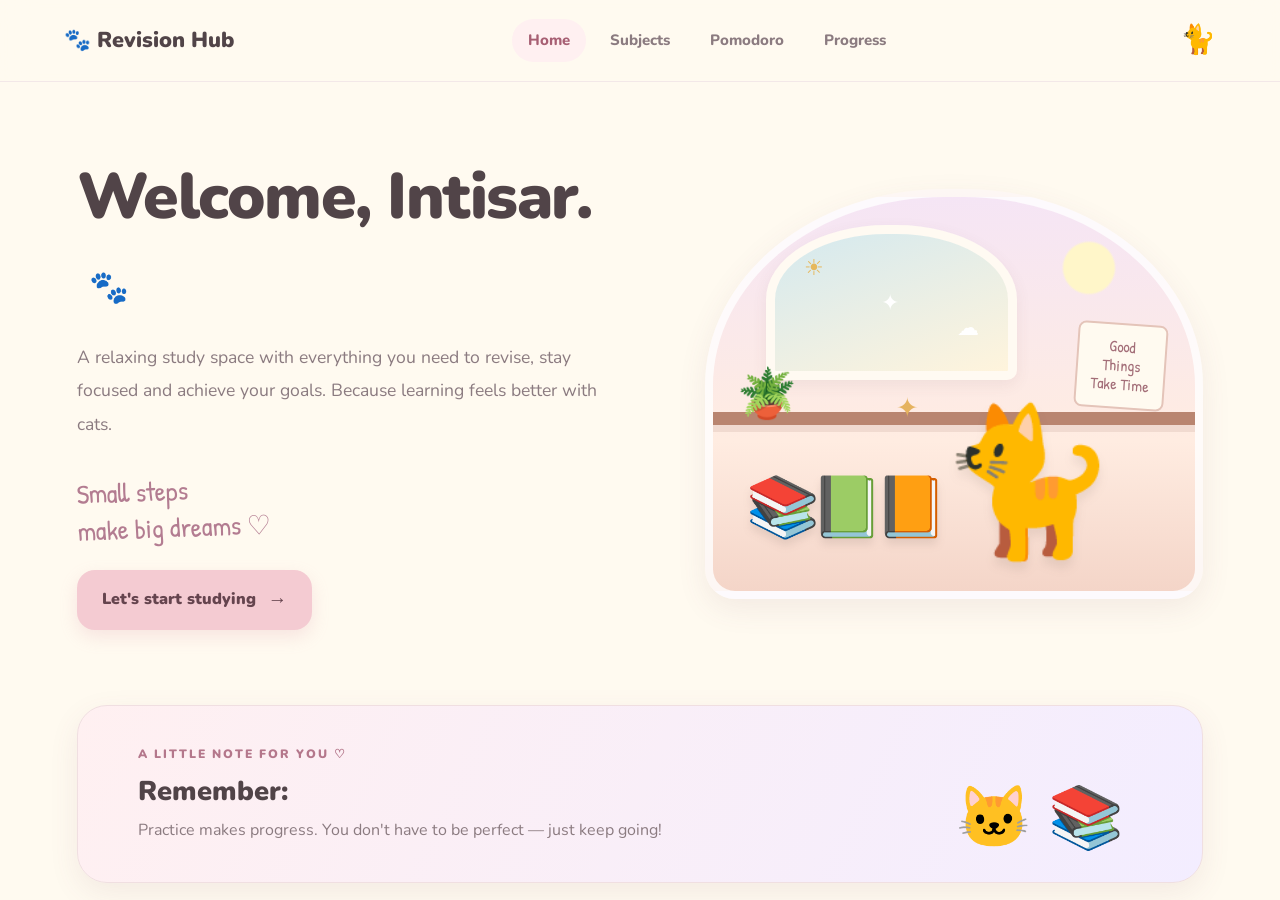
<file: Revision Hub/html/index.html>
<!DOCTYPE html>
<html lang="en">
<head>
  <meta charset="UTF-8">
  <link rel="stylesheet" href="../style.css">
  <meta name="viewport" content="width=device-width, initial-scale=1.0">
  <meta name="theme-color" content="#fff3f1">
  <title>Revision Hub 🐾 | Your cozy study corner</title>
</head>
<body>
  <header class="site-header">
   <a class="logo" href="index.html">🐾 Revision Hub</a>

    <nav class="main-nav" aria-label="Main navigation">
  <a href="index.html" class="active">Home</a>
  <a href="subjects.html">Subjects</a>
  <a href="pomodoro.html">Pomodoro</a>
  <a href="progress.html">Progress</a>
</nav>
    <span class="header-cat" aria-hidden="true">🐈</span>
  </header>

  <main>
    <section class="hero" id="home">
      <div class="hero-copy">
        <h1>Welcome, Intisar.<span>🐾</span></h1>
        <p class="hero-text">
          A relaxing study space with everything you need to
          revise, stay focused and achieve your goals. Because
          learning feels better with cats.
        </p>
        <p class="handwritten">Small steps<br>make big dreams ♡</p>
        <a class="button button-primary" href="subjects.html">
          Let's start studying <span>→</span>
        </a>
      </div>


      <div class="hero-art" role="img"
           aria-label="Cozy cat café with a cat sleeping on books">
        <div class="window">
          <span>☀</span><span>✦</span><span>☁</span>
        </div>
        <div class="shelf"></div>
        <div class="plant plant-one">🪴</div>
        <div class="hero-books">📚📗📙</div>
        <div class="sleepy-cat">🐈</div>
        <div class="tiny-sign">Good<br>Things<br>Take Time</div>
        <div class="sparkle sparkle-one">✦</div>
      </div>
    </section>

    <!-- GENTLE REMINDER -->
<section class="gentle-reminder" aria-labelledby="reminder-title">
  <div class="reminder-content">
    <p class="eyebrow">A LITTLE NOTE FOR YOU ♡</p>

    <h3 id="reminder-title">Remember:</h3>

    <p class="reminder-text">
      Practice makes progress. You don't have to be perfect —
      just keep going!
    </p>

    <div class="cat-doodle" aria-label="A cat and books" role="img">
      🐱 📚
    </div>
  </div>
</section>
</body>
</html>
</file>
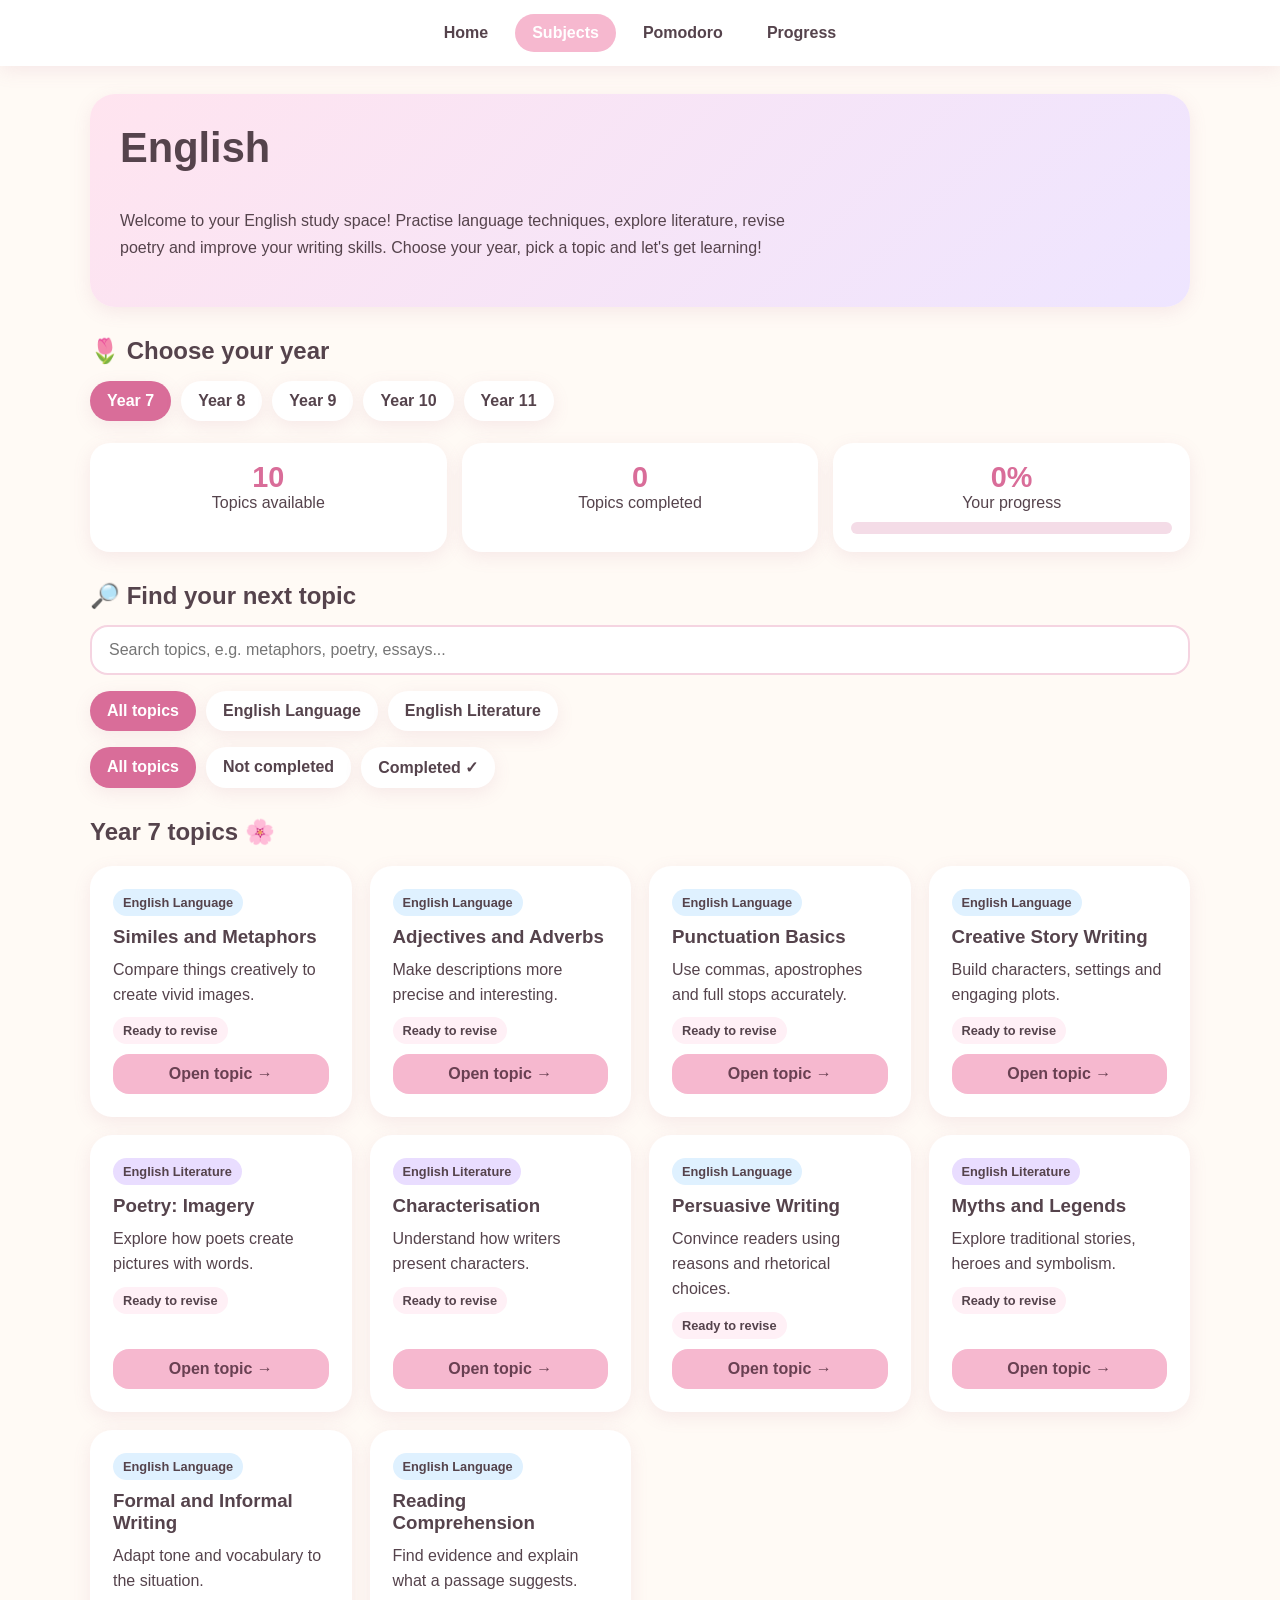
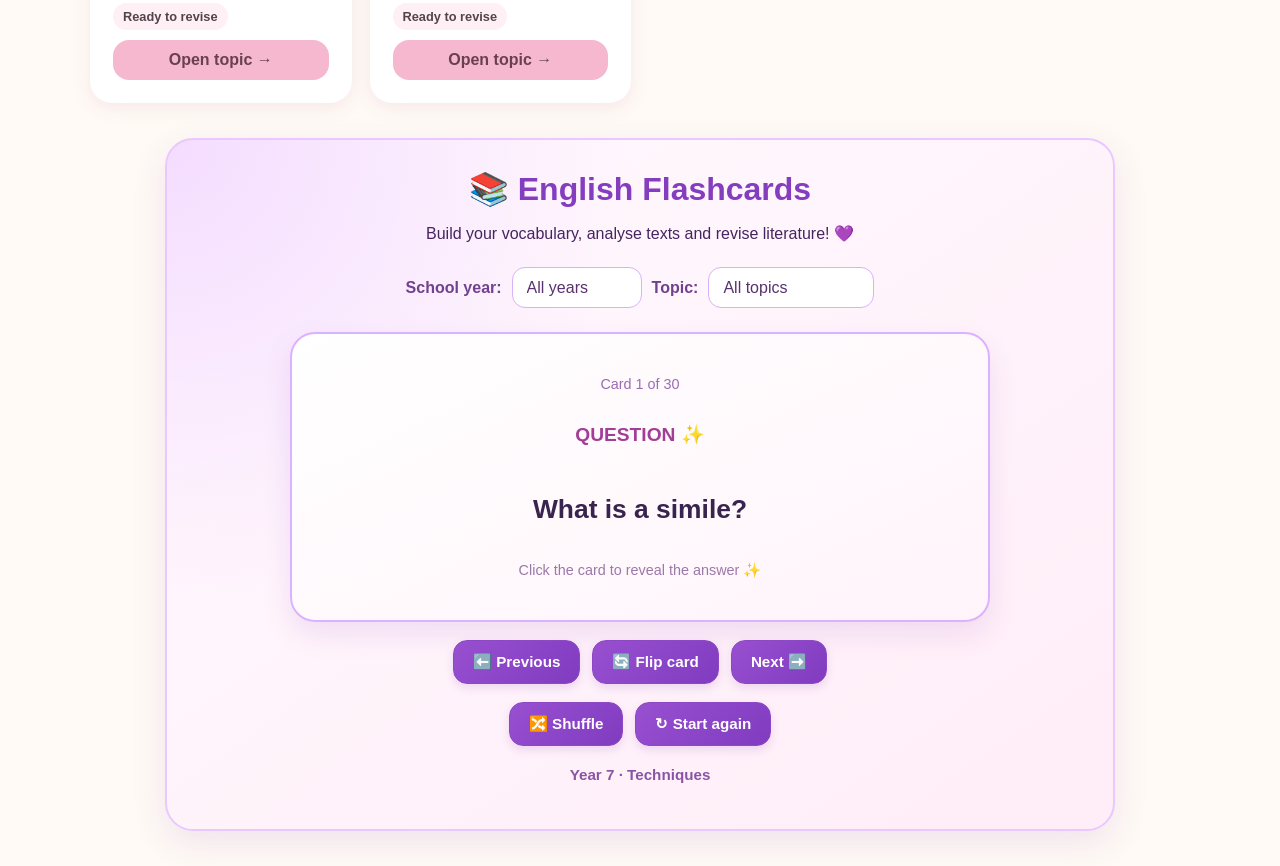
<file: Revision Hub/html/english.html>
<!DOCTYPE html>
<html lang="en">
<head>
<meta charset="UTF-8">
<meta name="viewport" content="width=device-width, initial-scale=1.0">
<title>English | Revision Hub</title>

<style>
:root {
  --pink: #f6b8cf;
  --pink-dark: #d96d99;
  --pink-light: #fff0f6;
  --cream: #fffaf5;
  --purple: #e9ddff;
  --blue: #dff1ff;
  --green: #e0f5e6;
  --text: #55434c;
  --white: #ffffff;
  --shadow: 0 5px 18px rgba(180, 105, 139, 0.12);
}

* {
  box-sizing: border-box;
}

body {
  margin: 0;
  font-family: "Trebuchet MS", Arial, sans-serif;
  background: var(--cream);
  color: var(--text);
}

header {
  text-align: center;
  padding: 25px 16px 18px;
  background: linear-gradient(135deg, #ffe5ef, #f7eaff);
}

.logo {
  font-size: 2rem;
  font-weight: 900;
  color: var(--pink-dark);
}

header p {
  margin: 8px 0 0;
}

.main-nav {
  display: flex;
  flex-wrap: wrap;
  justify-content: center;
  gap: 10px;
  padding: 14px;
  background: white;
  box-shadow: var(--shadow);
}

.main-nav a {
  text-decoration: none;
  color: var(--text);
  padding: 10px 17px;
  border-radius: 25px;
  font-weight: bold;
  transition: 0.2s;
}

.main-nav a:hover,
.main-nav a.active {
  background: var(--pink);
  color: white;
}

.container {
  width: min(1100px, 92%);
  margin: 28px auto;
}

.hero {
  padding: 30px;
  border-radius: 25px;
  background: linear-gradient(135deg, #ffe4ef, #eee5ff);
  box-shadow: var(--shadow);
}

.hero h1 {
  margin-top: 0;
  font-size: clamp(1.8rem, 4vw, 2.6rem);
}

.hero p {
  line-height: 1.7;
  max-width: 700px;
}

.paw {
  font-size: 2.5rem;
}

.section-title {
  margin: 30px 0 15px;
}

.year-tabs,
.subject-tabs,
.filters {
  display: flex;
  flex-wrap: wrap;
  gap: 10px;
  margin: 16px 0;
}

button,
select,
input {
  font: inherit;
}

button,
select {
  cursor: pointer;
}

.tab-button,
.subject-button,
.filter-button {
  border: 0;
  padding: 11px 17px;
  border-radius: 20px;
  background: white;
  color: var(--text);
  box-shadow: var(--shadow);
  font-weight: bold;
}

.tab-button.active,
.subject-button.active,
.filter-button.active {
  background: var(--pink-dark);
  color: white;
}

.search-box {
  width: 100%;
  padding: 14px 17px;
  border: 2px solid #f5d4e1;
  border-radius: 18px;
  background: white;
  outline: none;
}

.search-box:focus {
  border-color: var(--pink-dark);
}

.stats {
  display: grid;
  grid-template-columns: repeat(auto-fit, minmax(150px, 1fr));
  gap: 15px;
  margin: 22px 0;
}

.stat-card {
  background: white;
  border-radius: 20px;
  padding: 18px;
  text-align: center;
  box-shadow: var(--shadow);
}

.stat-number {
  display: block;
  font-size: 1.8rem;
  font-weight: 900;
  color: var(--pink-dark);
}

.progress-track {
  height: 12px;
  background: #f4dce7;
  border-radius: 20px;
  overflow: hidden;
  margin-top: 10px;
}

.progress-fill {
  height: 100%;
  width: 0;
  background: linear-gradient(90deg, #ed91b7, #b9a1ed);
  transition: width 0.3s;
}

.topic-grid {
  display: grid;
  grid-template-columns: repeat(auto-fit, minmax(245px, 1fr));
  gap: 18px;
  margin: 20px 0;
}

.topic-card {
  background: white;
  padding: 21px;
  border-radius: 22px;
  box-shadow: var(--shadow);
  border: 2px solid transparent;
  display: flex;
  flex-direction: column;
  gap: 10px;
}

.topic-card:hover {
  border-color: var(--pink);
  transform: translateY(-2px);
}

.topic-card h3 {
  margin: 0;
}

.topic-card p {
  line-height: 1.55;
  margin: 0;
}

.topic-tag {
  display: inline-block;
  width: fit-content;
  padding: 6px 10px;
  border-radius: 20px;
  font-size: 0.8rem;
  font-weight: bold;
  background: var(--pink-light);
}

.topic-tag.language {
  background: var(--blue);
}

.topic-tag.literature {
  background: var(--purple);
}

.card-button,
.primary-button {
  border: 0;
  border-radius: 16px;
  padding: 11px 15px;
  background: var(--pink);
  color: #694052;
  font-weight: bold;
  margin-top: auto;
}

.card-button:hover,
.primary-button:hover {
  background: var(--pink-dark);
  color: white;
}

.done-button {
  background: var(--green);
}

.panel {
  background: white;
  padding: 25px;
  margin: 25px 0;
  border-radius: 24px;
  box-shadow: var(--shadow);
}

.panel h2 {
  margin-top: 0;
}

.panel p,
.panel li {
  line-height: 1.75;
}

.note-box {
  padding: 16px;
  border-radius: 16px;
  background: var(--pink-light);
  margin: 15px 0;
}

.key-box {
  padding: 16px;
  border-radius: 16px;
  background: #f1eaff;
  margin: 15px 0;
}

.quiz-question {
  padding: 17px;
  margin: 14px 0;
  border-radius: 17px;
  background: #fff7fa;
}

.quiz-question label {
  display: block;
  padding: 8px 4px;
  cursor: pointer;
}

.feedback {
  padding: 14px;
  border-radius: 14px;
  margin-top: 14px;
  font-weight: bold;
}

.feedback.good {
  background: var(--green);
}

.feedback.retry {
  background: #fff0d9;
}

.empty-message {
  padding: 25px;
  text-align: center;
  background: white;
  border-radius: 20px;
}

footer {
  margin-top: 45px;
  padding: 25px;
  text-align: center;
  background: #ffe7f0;
}

.hidden {
  display: none !important;
}

@media (max-width: 600px) {
  .hero {
    padding: 22px;
  }

  .main-nav a {
    padding: 9px 12px;
  }

  .panel {
    padding: 18px;
  }
}

.deep-learning {
  background: linear-gradient(135deg, #fff4f8, #f6f0ff);
  border: 1px solid #f2d6e5;
  border-radius: 20px;
  padding: 22px;
  margin: 22px 0;
}

.deep-learning h3 {
  color: var(--pink-dark);
  margin-top: 0;
}

.deep-learning h4 {
  color: #9b6590;
  margin: 22px 0 8px;
}

.deep-learning p {
  line-height: 1.85;
  margin: 12px 0;
}

.deep-learning .learning-example {
  background: white;
  padding: 15px;
  border-radius: 14px;
  margin: 15px 0;
  border-left: 4px solid var(--pink);
}

.deep-learning .learning-check {
  background: #e8f7eb;
  padding: 15px;
  border-radius: 14px;
  margin-top: 18px;
}


/* 💗 REVISION HUB — ENGLISH FLASHCARDS */

.english-flashcards,
.english-flashcards * {
  box-sizing: border-box;
}

.english-flashcards {
  width: 100%;
  max-width: 950px;
  margin: 35px auto;
  padding: 30px;
  border: 2px solid #e8c8ff;
  border-radius: 28px;
  background:
    radial-gradient(circle at top left, #f4dcff 0, transparent 40%),
    linear-gradient(145deg, #fffaff, #ffedf7);
  box-shadow: 0 12px 35px rgba(133, 69, 180, 0.12);
  color: #45245f;
  text-align: center;
  font-family: inherit;
}

.english-flashcards h2 {
  margin: 0 0 10px;
  color: #853dc0;
  font-size: clamp(1.5rem, 3vw, 2rem);
  font-weight: 800;
}

.english-flashcard-filters {
  display: flex;
  justify-content: center;
  align-items: center;
  flex-wrap: wrap;
  gap: 10px;
  margin: 24px 0;
}

.english-flashcard-filters label {
  color: #70418e;
  font-weight: 700;
}

.english-flashcard-filters select {
  appearance: none;
  min-width: 130px;
  padding: 11px 14px;
  border: 1.5px solid #d9b1fa;
  border-radius: 13px;
  background: #fff;
  color: #58316f;
  font: inherit;
  cursor: pointer;
}

.english-flashcard {
  width: 100%;
  max-width: 700px;
  min-height: 290px;
  margin: 0 auto;
  padding: 30px;
  border: 2px solid #dbb2ff;
  border-radius: 25px;
  background: linear-gradient(155deg, #fff, #fff4fa);
  box-shadow: 0 12px 28px rgba(137, 70, 183, 0.13);
  display: flex;
  flex-direction: column;
  align-items: center;
  justify-content: center;
  gap: 12px;
  cursor: pointer;
  transition: transform 0.25s, box-shadow 0.25s;
}

.english-flashcard:hover {
  transform: translateY(-4px);
  box-shadow: 0 17px 34px rgba(137, 70, 183, 0.19);
}

#english-card-count {
  color: #9b6bb6;
  font-size: 0.9rem;
}

#english-card-label {
  color: #a33e96;
  font-size: 1.2rem;
  font-weight: 800;
}

#english-card-text {
  max-width: 600px;
  margin: 10px 0;
  color: #39234f;
  font-size: clamp(1.2rem, 2.5vw, 1.65rem);
  font-weight: 700;
  line-height: 1.6;
  overflow-wrap: anywhere;
  white-space: pre-line;
}

#english-card-hint {
  margin-top: 10px;
  color: #9b78aa;
  font-size: 0.9rem;
}

.english-card-controls {
  display: flex;
  justify-content: center;
  flex-wrap: wrap;
  gap: 12px;
  margin-top: 18px;
}

.english-card-controls button {
  appearance: none;
  min-height: 44px;
  padding: 11px 19px;
  border: 1px solid #8d48c6;
  border-radius: 14px;
  background: linear-gradient(135deg, #9850d0, #803bc0);
  color: #fff;
  font-family: inherit;
  font-size: 0.95rem;
  font-weight: 700;
  cursor: pointer;
  box-shadow: 0 4px 10px rgba(126, 57, 180, 0.15);
  transition: transform 0.2s, box-shadow 0.2s;
}

.english-card-controls button:hover {
  background: linear-gradient(135deg, #b14ba7, #9341bd);
  transform: translateY(-2px);
}

.english-flashcard:focus-visible,
.english-flashcard-filters select:focus-visible,
.english-card-controls button:focus-visible {
  outline: 3px solid #edb5e5;
  outline-offset: 4px;
}

#english-card-status {
  margin-top: 20px;
  color: #8954a5;
  font-size: 0.95rem;
  font-weight: 600;
}

@media (max-width: 600px) {
  .english-flashcards {
    padding: 18px 14px;
    border-radius: 21px;
  }

  .english-flashcard {
    min-height: 250px;
    padding: 22px 16px;
  }

  .english-card-controls {
    gap: 9px;
  }

  .english-card-controls button {
    flex: 1 1 40%;
    padding: 11px 10px;
  }
}

</style>
</head>

<body>

<nav class="main-nav" aria-label="Main navigation">
  <a href="index.html">Home</a>
  <a href="subjects.html" class="active" aria-current="page">Subjects</a>
  <a href="pomodoro.html">Pomodoro</a>
  <a href="progress.html">Progress</a>
</nav>

<main class="container">

  <section class="hero">
    <h1>English</h1>
    <p>
      Welcome to your English study space! Practise language techniques,
      explore literature, revise poetry and improve your writing skills.
      Choose your year, pick a topic and let's get learning!
    </p>
  </section>

  <h2 class="section-title">🌷 Choose your year</h2>
  <div class="year-tabs" id="yearTabs">
    <button class="tab-button active" data-year="7">Year 7</button>
    <button class="tab-button" data-year="8">Year 8</button>
    <button class="tab-button" data-year="9">Year 9</button>
    <button class="tab-button" data-year="10">Year 10</button>
    <button class="tab-button" data-year="11">Year 11</button>
  </div>

  <section class="stats">
    <div class="stat-card">
      <span class="stat-number" id="totalTopics">0</span>
      Topics available
    </div>
    <div class="stat-card">
      <span class="stat-number" id="completedTopics">0</span>
      Topics completed
    </div>
    <div class="stat-card">
      <span class="stat-number" id="progressPercent">0%</span>
      Your progress
      <div class="progress-track">
        <div class="progress-fill" id="progressFill"></div>
      </div>
    </div>
  </section>

  <h2 class="section-title">🔎 Find your next topic</h2>
  <input
    class="search-box"
    id="searchInput"
    type="search"
    placeholder="Search topics, e.g. metaphors, poetry, essays..."
    aria-label="Search English topics"
  >

  <div class="subject-tabs">
    <button class="subject-button active" data-subject="All">All topics</button>
    <button class="subject-button" data-subject="Language">English Language</button>
    <button class="subject-button" data-subject="Literature">English Literature</button>
  </div>

  <div class="filters">
    <button class="filter-button active" data-filter="all">All topics</button>
    <button class="filter-button" data-filter="todo">Not completed</button>
    <button class="filter-button" data-filter="done">Completed ✓</button>
  </div>

  <h2 class="section-title" id="topicHeading">Year 7 topics 🌸</h2>
  <section class="topic-grid" id="topicGrid"></section>

  <section class="panel hidden" id="lessonPanel">
    <h2 id="lessonTitle">Topic</h2>
    <span class="topic-tag" id="lessonTag">English</span>

    <h3>📝 Revision notes</h3>
    <div id="lessonNotes"></div>

    <section class="deep-learning">
  <h3>📚 Learn it properly</h3>
  <div id="deepLessonNotes"></div>
</section>

    <div class="note-box">
      <strong>💡 Remember:</strong>
      <p id="lessonTip"></p>
    </div>

    <div class="key-box">
      <strong>⭐ Key ideas</strong>
      <ul id="lessonKeyIdeas"></ul>
    </div>

    <button class="primary-button" id="startQuizButton">
      Test yourself ✏️
    </button>
    <button class="primary-button done-button" id="markDoneButton">
      Mark topic complete ✓
    </button>
    <button class="primary-button" id="closeLessonButton">
      Back to topics
    </button>
  </section>

  <section class="panel hidden" id="quizPanel">
    <h2>🧠 Mini quiz</h2>
    <p>Choose your answers and see how you do!</p>
    <form id="quizForm">
      <div id="quizQuestions"></div>
      <button class="primary-button" type="submit">Check answers ✨</button>
    </form>
    <div id="quizFeedback" aria-live="polite"></div>
    <button class="primary-button" id="backToLessonButton">
      Back to revision notes
    </button>
  </section>

  <section class="english-flashcards">
  <h2>📚 English Flashcards</h2>
  <p>Build your vocabulary, analyse texts and revise literature! 💜</p>

  <div class="english-flashcard-filters">
    <label for="english-year">School year:</label>
    <select id="english-year">
      <option value="all">All years</option>
      <option value="7">Year 7</option>
      <option value="8">Year 8</option>
      <option value="9">Year 9</option>
      <option value="10">Year 10</option>
      <option value="11">Year 11</option>
    </select>

    <label for="english-topic">Topic:</label>
    <select id="english-topic">
      <option value="all">All topics</option>
      <option value="Language">English Language</option>
      <option value="Literature">English Literature</option>
      <option value="Poetry">Poetry</option>
      <option value="Shakespeare">Shakespeare</option>
      <option value="Techniques">Literary techniques</option>
      <option value="Writing">Creative writing</option>
    </select>
  </div>

  <div class="english-flashcard" id="english-flashcard"
       tabindex="0" role="button"
       aria-label="English flashcard. Click to reveal the answer.">
    <span id="english-card-count">Card 1</span>
    <h3 id="english-card-label">QUESTION ✨</h3>
    <p id="english-card-text">Loading flashcards...</p>
    <small id="english-card-hint">Click to reveal the answer ✨</small>
  </div>

  <div class="english-card-controls">
    <button type="button" id="english-prev">⬅️ Previous</button>
    <button type="button" id="english-flip">🔄 Flip card</button>
    <button type="button" id="english-next">Next ➡️</button>
  </div>

  <div class="english-card-controls">
    <button type="button" id="english-shuffle">🔀 Shuffle</button>
    <button type="button" id="english-reset">↻ Start again</button>
  </div>

  <p id="english-card-status" aria-live="polite"></p>
</section>

</main>



<script>
const topicBank = {
  7: [
    {
      title: "Similes and Metaphors",
      subject: "Language",
      description: "Compare things creatively to create vivid images.",
      notes: [
        "A simile compares two things using 'like' or 'as'. For example, 'Her smile shone like the sun.'",
        "A metaphor describes something as if it is something else. For example, 'The classroom was a zoo.'",
        "Writers use comparisons to help readers imagine scenes, understand feelings and create atmosphere."
      ],
      tip: "Explain the image created and why the comparison is effective.",
      keys: ["Similes use like or as.", "Metaphors describe one thing as another.", "Always explain the effect on the reader."],
      quiz: [
        { q: "Which phrase is a simile?", options: ["The sky was a blanket", "As quiet as a mouse", "The angry storm"], a: 1, why: "A simile uses a comparison with 'as' or 'like'." },
        { q: "What is a metaphor?", options: ["A direct comparison", "A question mark", "A list of adjectives"], a: 0, why: "A metaphor describes one thing as another." }
      ]
    },
    {
      title: "Adjectives and Adverbs",
      subject: "Language",
      description: "Make descriptions more precise and interesting.",
      notes: [
        "An adjective describes a noun, such as 'the enormous castle'.",
        "An adverb often describes a verb, adjective or another adverb, such as 'she spoke quietly'.",
        "Choose precise words rather than adding lots of unnecessary description."
      ],
      tip: "Ask yourself which word is being described.",
      keys: ["Adjectives describe nouns.", "Adverbs can describe how an action happens.", "Precise vocabulary makes writing clearer."],
      quiz: [
        { q: "Which word is an adjective in 'the ancient tree'?", options: ["the", "ancient", "tree"], a: 1, why: "'Ancient' describes the tree." },
        { q: "Which word is an adverb in 'he ran quickly'?", options: ["he", "ran", "quickly"], a: 2, why: "'Quickly' describes how he ran." }
      ]
    },
    {
      title: "Punctuation Basics",
      subject: "Language",
      description: "Use commas, apostrophes and full stops accurately.",
      notes: [
        "A full stop ends a statement.",
        "A comma can separate items in a list or help organise a sentence.",
        "An apostrophe can show possession, as in 'the girl's book', or a contraction, as in 'don't'.",
        "Question marks end direct questions, while exclamation marks show strong feeling or emphasis."
      ],
      tip: "Read your writing aloud to check where punctuation is needed.",
      keys: ["Use punctuation for clarity.", "Apostrophes can show possession or omission.", "Avoid comma splices."],
      quiz: [
        { q: "Which sentence uses an apostrophe correctly?", options: ["The dogs bowl", "The dog's bowl", "The dogs' bowl is dog"], a: 1, why: "'Dog's' shows that one dog owns the bowl." },
        { q: "Which punctuation ends a direct question?", options: ["Full stop", "Comma", "Question mark"], a: 2, why: "A direct question ends with a question mark." }
      ]
    },
    {
      title: "Creative Story Writing",
      subject: "Language",
      description: "Build characters, settings and engaging plots.",
      notes: [
        "A story usually has an opening, a development and an ending.",
        "Use sensory details to describe what characters see, hear, smell, taste and touch.",
        "Vary sentence lengths to control pace. Short sentences can create tension.",
        "Give characters goals, problems and reactions so that readers care about them."
      ],
      tip: "Plan a beginning, a turning point and an ending before you write.",
      keys: ["Use a clear structure.", "Show character feelings through actions.", "Vary vocabulary and sentence length."],
      quiz: [
        { q: "What can a short sentence help create?", options: ["Tension or impact", "A bibliography", "A longer paragraph automatically"], a: 0, why: "Short sentences can create tension and emphasis." },
        { q: "Which is a sensory detail?", options: ["It was a place", "The sharp smell of smoke", "Something happened"], a: 1, why: "Smell is one of the senses." }
      ]
    },
    {
      title: "Poetry: Imagery",
      subject: "Literature",
      description: "Explore how poets create pictures with words.",
      notes: [
        "Imagery is language that helps readers imagine an experience.",
        "Poets can use similes, metaphors and personification to create imagery.",
        "When analysing a quotation, identify the method, explore a key word and explain the effect."
      ],
      tip: "Think about the picture, feeling or atmosphere the words create.",
      keys: ["Select a short quotation.", "Identify a language method.", "Explain a possible interpretation."],
      quiz: [
        { q: "What does imagery help a reader do?", options: ["Imagine an experience", "Count paragraphs", "Identify page numbers"], a: 0, why: "Imagery helps readers picture or sense what is described." },
        { q: "What should you explain after identifying a method?", options: ["Only the writer's name", "Its possible effect", "The number of letters"], a: 1, why: "Analysis explains how language may affect the reader." }
      ]
    },
    {
      title: "Characterisation",
      subject: "Literature",
      description: "Understand how writers present characters.",
      notes: [
        "Writers reveal characters through their actions, dialogue, thoughts and descriptions.",
        "A character's choices can reveal their values, fears and relationships.",
        "Use evidence from the text to support your interpretation."
      ],
      tip: "Look at what a character says and what they actually do.",
      keys: ["Use evidence.", "Consider actions and dialogue.", "Explain what the details suggest."],
      quiz: [
        { q: "Which can reveal a character's personality?", options: ["Their actions", "The book's price", "The chapter number alone"], a: 0, why: "Actions can reveal traits, motives and values." },
        { q: "What supports a character analysis?", options: ["An unsupported guess", "Evidence from the text", "A random fact"], a: 1, why: "Textual evidence makes an interpretation convincing." }
      ]
    },
    {
      title: "Persuasive Writing",
      subject: "Language",
      description: "Convince readers using reasons and rhetorical choices.",
      notes: [
        "Persuasive writing aims to influence the reader's opinions or actions.",
        "You can use rhetorical questions, direct address, facts, examples and emotive language.",
        "Organise your ideas into clear paragraphs, each developing a main point."
      ],
      tip: "Support opinions with reasons and relevant examples.",
      keys: ["Know your audience.", "Use clear arguments.", "Choose techniques for a purpose."],
      quiz: [
        { q: "What is the aim of persuasive writing?", options: ["To influence a reader", "To list random words", "To avoid having a viewpoint"], a: 0, why: "Persuasive writing tries to influence thought or action." },
        { q: "Which is a rhetorical question?", options: ["What time is it?", "Who wouldn't want a safer park?", "The park is green."], a: 1, why: "It is phrased to encourage agreement rather than request a simple answer." }
      ]
    },
    {
      title: "Myths and Legends",
      subject: "Literature",
      description: "Explore traditional stories, heroes and symbolism.",
      notes: [
        "Myths often explore origins, gods, nature or big questions about human life.",
        "Legends are traditional stories associated with heroic figures or events.",
        "Look at recurring themes such as courage, pride, loyalty and consequences."
      ],
      tip: "Ask what a story might teach its audience.",
      keys: ["Consider the cultural context.", "Identify themes and symbols.", "Explore how characters respond to challenges."],
      quiz: [
        { q: "What might a traditional legend feature?", options: ["A heroic figure", "Only scientific instructions", "No characters"], a: 0, why: "Legends often centre on heroes or notable events." },
        { q: "What is a theme?", options: ["A central idea", "A punctuation mark", "A book cover"], a: 0, why: "A theme is a central idea explored by a text." }
      ]
    },
    {
      title: "Formal and Informal Writing",
      subject: "Language",
      description: "Adapt tone and vocabulary to the situation.",
      notes: [
        "Formal writing often uses precise vocabulary and avoids slang.",
        "Informal writing may use contractions, conversational expressions and a friendly tone.",
        "Choose your register based on the audience, purpose and form."
      ],
      tip: "Before writing, decide who will read your work and why.",
      keys: ["Audience affects style.", "Purpose affects content.", "Tone should suit the form."],
      quiz: [
        { q: "Which phrase is more formal?", options: ["Hey, what's up?", "I am writing to enquire", "That's so cool"], a: 1, why: "It uses a more formal register." },
        { q: "What should guide your choice of tone?", options: ["Audience and purpose", "Random choice", "Word length only"], a: 0, why: "Tone should suit the reader and reason for writing." }
      ]
    },
    {
      title: "Reading Comprehension",
      subject: "Language",
      description: "Find evidence and explain what a passage suggests.",
      notes: [
        "Read the question carefully and identify exactly what it asks.",
        "Use a short quotation or precise reference to support your answer.",
        "Inference means working out what is suggested rather than directly stated."
      ],
      tip: "For inference, combine evidence with a reasonable interpretation.",
      keys: ["Answer the question asked.", "Support ideas with evidence.", "Separate explicit facts from inference."],
      quiz: [
        { q: "What is inference?", options: ["A supported conclusion from clues", "Copying every sentence", "Guessing without evidence"], a: 0, why: "Inference uses evidence and reasoning to work out what is implied." },
        { q: "What should support an interpretation?", options: ["Textual evidence", "A random opinion", "An unrelated story"], a: 0, why: "Evidence connects your interpretation to the passage." }
      ]
    }
  ],

  8: [
    {
      title: "Personification",
      subject: "Language",
      description: "Give human qualities to non-human things.",
      notes: [
        "Personification describes an object, animal or idea as if it has human qualities.",
        "For example, 'The wind whispered through the trees' gives the wind a human action.",
        "It can create mood, make descriptions vivid or suggest how a setting feels."
      ],
      tip: "Explain why the writer chose that particular human quality.",
      keys: ["Identify the non-human subject.", "Find the human quality.", "Explain the image or mood."],
      quiz: [
        { q: "Which example uses personification?", options: ["The door groaned", "The door was wooden", "The door was brown"], a: 0, why: "'Groaned' gives the door a human-like action." },
        { q: "What should you analyse about personification?", options: ["Its effect and meaning", "Only its spelling", "The page colour"], a: 0, why: "Analysis explores the image and its possible significance." }
      ]
    },
    {
      title: "Sentence Structures",
      subject: "Language",
      description: "Use simple, compound and complex sentences.",
      notes: [
        "A simple sentence contains one main clause.",
        "A compound sentence joins main clauses, often with a coordinating conjunction.",
        "A complex sentence contains a main clause and at least one subordinate clause.",
        "Vary structures to control rhythm, emphasis and pace."
      ],
      tip: "Try changing the sentence structure to see how the effect changes.",
      keys: ["Main clauses can stand alone.", "Subordinate clauses depend on another clause.", "Variety helps control pace."],
      quiz: [
        { q: "Which sentence is complex?", options: ["The bell rang.", "I left because it was late.", "The bell rang, and we left."], a: 1, why: "It has a main clause and a subordinate clause beginning with 'because'." },
        { q: "Why vary sentence structures?", options: ["To control pace and emphasis", "To remove meaning", "To make every sentence identical"], a: 0, why: "Different structures create different effects." }
      ]
    },
    {
      title: "News Reports",
      subject: "Language",
      description: "Write clearly using headlines, facts and quotations.",
      notes: [
        "News reports usually prioritise the most important information.",
        "A headline summarises the main event, while the opening paragraph often answers who, what, where, when and why.",
        "Quotes can add viewpoints, but facts and opinions should be distinguished."
      ],
      tip: "Keep the opening clear and make sure details are consistent.",
      keys: ["Use an informative headline.", "Prioritise important information.", "Attribute quotations to speakers."],
      quiz: [
        { q: "What does a headline usually do?", options: ["Summarises the main event", "Lists every detail", "Replaces the whole report"], a: 0, why: "A headline gives readers a quick idea of the story." },
        { q: "Why attribute a quotation?", options: ["To show who said it", "To make it anonymous automatically", "To remove context"], a: 0, why: "Attribution identifies the source of the statement." }
      ]
    },
    {
      title: "Poetry: Tone and Mood",
      subject: "Literature",
      description: "Explore the speaker's attitude and the atmosphere.",
      notes: [
        "Tone is the attitude conveyed by the speaker or writer.",
        "Mood is the atmosphere created for the reader.",
        "Word choices, imagery, rhythm and punctuation can all influence tone and mood."
      ],
      tip: "Support descriptions like 'uneasy' or 'joyful' with specific words.",
      keys: ["Tone relates to attitude.", "Mood relates to atmosphere.", "Support interpretations with quotations."],
      quiz: [
        { q: "What is tone?", options: ["The speaker's attitude", "The number of stanzas", "The paper size"], a: 0, why: "Tone describes the attitude conveyed by the speaker or writer." },
        { q: "What can create mood?", options: ["Imagery and word choice", "Only the title length", "The author's handwriting"], a: 0, why: "Language choices can shape the atmosphere." }
      ]
    },
    {
      title: "Shakespeare: Characters",
      subject: "Literature",
      description: "Explore motives, conflict and character development.",
      notes: [
        "Shakespeare's characters may reveal their motives through soliloquies, dialogue and actions.",
        "Conflict can occur within a character or between characters.",
        "Consider how relationships change and what those changes reveal about the play's themes."
      ],
      tip: "Look at what a character wants and what prevents them getting it.",
      keys: ["Analyse dialogue and actions.", "Explore conflict.", "Connect characters to themes."],
      quiz: [
        { q: "What is a soliloquy?", options: ["A speech expressing a character's thoughts alone", "A list of stage props", "A chapter heading"], a: 0, why: "A soliloquy lets an audience hear a character's thoughts." },
        { q: "What can conflict reveal?", options: ["Motives and relationships", "Only the setting's colour", "Nothing about characters"], a: 0, why: "Conflict can expose what characters value or fear." }
      ]
    },
    {
      title: "Persuasive Speeches",
      subject: "Language",
      description: "Use rhetorical choices to influence an audience.",
      notes: [
        "A speech is written to be heard, so rhythm, repetition and direct address can be effective.",
        "Rhetorical questions encourage an audience to consider an idea.",
        "A strong speech develops clear arguments and ends with a purposeful conclusion or call to action."
      ],
      tip: "Read your speech aloud to test whether it sounds natural.",
      keys: ["Address the audience.", "Build a clear argument.", "Use repetition selectively."],
      quiz: [
        { q: "Why use direct address in a speech?", options: ["To engage the audience", "To avoid the audience", "To remove the argument"], a: 0, why: "Direct address makes the audience feel involved." },
        { q: "What is a call to action?", options: ["A request for the audience to act", "A character description", "A punctuation rule"], a: 0, why: "A call to action encourages a specific response." }
      ]
    },
    {
      title: "Gothic Fiction",
      subject: "Literature",
      description: "Explore suspense, mystery and unsettling settings.",
      notes: [
        "Gothic fiction often uses isolated settings, secrets, threatening events and uncertainty.",
        "Writers may describe darkness, weather or architecture to create unease.",
        "Suspense develops when readers anticipate a threat but do not know exactly what will happen."
      ],
      tip: "Notice how setting and information are revealed to the reader.",
      keys: ["Explore atmosphere.", "Look for mystery and uncertainty.", "Explain how suspense is created."],
      quiz: [
        { q: "Which setting could create a Gothic atmosphere?", options: ["An isolated ruined mansion", "A bright ordinary classroom only", "A shopping list"], a: 0, why: "An isolated ruined mansion can suggest mystery and danger." },
        { q: "What is suspense?", options: ["Tension about what may happen", "A list of characters", "A type of punctuation"], a: 0, why: "Suspense makes readers anticipate uncertain events." }
      ]
    },
    {
      title: "Analytical Paragraphs",
      subject: "Language",
      description: "Build an argument using evidence and explanation.",
      notes: [
        "Start with a clear point that answers the question.",
        "Include a short quotation or specific detail as evidence.",
        "Explain how the evidence supports your point and explore important words.",
        "Link your explanation back to the question."
      ],
      tip: "Avoid dropping a quotation into a paragraph without explaining it.",
      keys: ["Point.", "Evidence.", "Explanation.", "Link to the question."],
      quiz: [
        { q: "Why include evidence?", options: ["To support your point", "To make the answer unrelated", "To avoid analysis"], a: 0, why: "Evidence shows where your interpretation comes from." },
        { q: "What should follow a quotation?", options: ["Explanation of its significance", "An unrelated fact", "No further thought"], a: 0, why: "Analysis explains how the evidence supports your point." }
      ]
    },
    {
      title: "Travel Writing",
      subject: "Language",
      description: "Describe places using viewpoint and sensory details.",
      notes: [
        "Travel writing can inform, describe or persuade readers to visit a place.",
        "Specific details help readers imagine the landscape, sounds and atmosphere.",
        "The writer's viewpoint shapes which features are emphasised."
      ],
      tip: "Choose details that support the impression you want to create.",
      keys: ["Establish viewpoint.", "Use sensory description.", "Match style to purpose."],
      quiz: [
        { q: "What helps readers imagine a place?", options: ["Specific sensory details", "Only repeated general words", "No description"], a: 0, why: "Sensory details make a place more vivid." },
        { q: "What can viewpoint influence?", options: ["Which details are emphasised", "The spelling of every word automatically", "Nothing in the text"], a: 0, why: "Viewpoint affects how a place is presented." }
      ]
    },
    {
      title: "Comparing Texts",
      subject: "Language",
      description: "Compare writers' ideas, methods and viewpoints.",
      notes: [
        "Identify a meaningful similarity or difference between the texts.",
        "Use evidence from both texts and explain the writers' choices.",
        "Compare methods and effects rather than simply retelling what happens."
      ],
      tip: "Use comparative words such as 'whereas', 'similarly' and 'in contrast'.",
      keys: ["Make a clear comparison.", "Use evidence from both texts.", "Compare methods and viewpoints."],
      quiz: [
        { q: "What makes a comparison analytical?", options: ["Explaining methods and effects", "Retelling one text only", "Listing titles without discussion"], a: 0, why: "Analysis explores how the texts create meaning." },
        { q: "Which phrase signals contrast?", options: ["In contrast", "For example only", "Firstly only"], a: 0, why: "'In contrast' signals a difference." }
      ]
    }
  ],

  9: [
    {
      title: "Language Analysis",
      subject: "Language",
      description: "Explore how writers use words to shape meaning.",
      notes: [
        "Select a short quotation that supports your idea.",
        "Identify a method such as metaphor, contrast, repetition or a semantic field.",
        "Zoom in on individual words and consider their connotations.",
        "Offer a supported interpretation of the effect on the reader."
      ],
      tip: "There can be more than one valid interpretation if you support it.",
      keys: ["Choose precise evidence.", "Analyse specific words.", "Explain possible effects."],
      quiz: [
        { q: "What are connotations?", options: ["Ideas or associations linked to a word", "Only a word's syllables", "The page number"], a: 0, why: "Connotations are associations or ideas a word suggests." },
        { q: "What should an interpretation be based on?", options: ["Evidence from the text", "A random guess", "The cover colour"], a: 0, why: "Textual evidence supports a convincing interpretation." }
      ]
    },
    {
      title: "Narrative Viewpoint",
      subject: "Literature",
      description: "Understand who tells the story and what they know.",
      notes: [
        "First-person narration uses 'I' and presents events through a narrator's perspective.",
        "Third-person narration refers to characters as 'he', 'she' or 'they'.",
        "A narrator may have limited knowledge, strong opinions or an unreliable account.",
        "Viewpoint affects which information readers receive and when."
      ],
      tip: "Ask what the narrator knows, believes and might misunderstand.",
      keys: ["Identify the narrative perspective.", "Consider what is withheld.", "Explore reliability and bias."],
      quiz: [
        { q: "Which pronoun often signals first-person narration?", options: ["I", "They", "He"], a: 0, why: "First-person narrators often use 'I' or 'we'." },
        { q: "What is an unreliable narrator?", options: ["A narrator whose account may not be fully trusted", "A narrator who never speaks", "A list of events"], a: 0, why: "An unreliable narrator may mislead or misunderstand events." }
      ]
    },
    {
      title: "Poetry: Structure",
      subject: "Literature",
      description: "Explore stanzas, line breaks, rhythm and form.",
      notes: [
        "A stanza is a group of lines in a poem.",
        "Enjambment occurs when a sentence continues beyond a line break.",
        "End-stopping occurs when a line ends with a clear pause or punctuation.",
        "Structure can affect pace, emphasis and the way ideas develop."
      ],
      tip: "Connect structural choices to a specific idea or moment in the poem.",
      keys: ["Notice stanza changes.", "Explore line breaks.", "Link structure to meaning."],
      quiz: [
        { q: "What is enjambment?", options: ["A sentence continuing across a line break", "A type of rhyme only", "A character speaking"], a: 0, why: "Enjambment carries a sentence beyond the end of a line." },
        { q: "What can a stanza change signal?", options: ["A shift in idea or focus", "The book's price", "The author's age automatically"], a: 0, why: "A new stanza may mark a change in focus or tone." }
      ]
    },
    {
      title: "Shakespeare: Themes",
      subject: "Literature",
      description: "Explore ambition, power, conflict and responsibility.",
      notes: [
        "Themes are central ideas explored across a text.",
        "Track how a theme develops through characters, language and events.",
        "Consider the historical context and what an audience at the time might have thought.",
        "Use quotations to support your interpretation."
      ],
      tip: "Follow a theme through the beginning, middle and end of the play.",
      keys: ["Identify a central theme.", "Track its development.", "Consider context carefully."],
      quiz: [
        { q: "What is a theme?", options: ["A central idea explored in a text", "A single punctuation mark", "A list of stage directions"], a: 0, why: "A theme is an idea developed across a text." },
        { q: "What can context help explain?", options: ["Values and expectations around the text", "Every interpretation with certainty", "Only the length of the play"], a: 0, why: "Context can help explain ideas and audience responses." }
      ]
    },
    {
      title: "Transactional Writing",
      subject: "Language",
      description: "Write articles, letters, speeches and reviews.",
      notes: [
        "Transactional writing includes forms such as letters, articles, speeches and reviews.",
        "Each form has conventions. A letter may need an appropriate greeting; an article needs an engaging headline.",
        "Adapt tone, vocabulary and structure to the audience and purpose.",
        "Develop a clear viewpoint and support it with examples."
      ],
      tip: "Check that your response matches the form named in the task.",
      keys: ["Recognise the form.", "Adapt tone to audience.", "Organise arguments clearly."],
      quiz: [
        { q: "What should a formal letter usually use?", options: ["An appropriate formal tone", "Unexplained slang throughout", "No clear purpose"], a: 0, why: "A formal letter should suit its audience and purpose." },
        { q: "Why use paragraphs?", options: ["To organise ideas", "To hide the argument", "To make all ideas identical"], a: 0, why: "Paragraphs help organise and develop points." }
      ]
    },
    {
      title: "Poetry Comparison",
      subject: "Literature",
      description: "Compare ideas and methods across poems.",
      notes: [
        "Begin with a clear similarity or difference in the poems' ideas.",
        "Use short quotations from both poems.",
        "Compare language, imagery, structure and tone where relevant.",
        "Explain how each poet presents the idea differently or similarly."
      ],
      tip: "Keep both poems in the discussion rather than analysing one completely alone.",
      keys: ["Compare ideas.", "Use evidence from both poems.", "Explain similarities and differences in methods."],
      quiz: [
        { q: "What should a poem comparison include?", options: ["Evidence from both poems", "Only a plot summary", "Only one poem's title"], a: 0, why: "Both poems need to be part of the comparison." },
        { q: "What can you compare besides ideas?", options: ["Language and structure", "Paper weight only", "The number of pages in the anthology"], a: 0, why: "Writers' methods help show how ideas are presented." }
      ]
    },
    {
      title: "Unseen Fiction",
      subject: "Language",
      description: "Analyse an unfamiliar extract independently.",
      notes: [
        "Read the extract once for overall meaning and again for important details.",
        "Identify how the writer presents a character, setting or event.",
        "Choose concise evidence and analyse language and structure.",
        "Keep each point linked to the question."
      ],
      tip: "You do not need to know the whole story to analyse an extract.",
      keys: ["Read the question first.", "Choose relevant quotations.", "Explain how methods shape meaning."],
      quiz: [
        { q: "What is an unseen extract?", options: ["A text you have not studied beforehand", "A passage with no words", "A text you wrote yourself"], a: 0, why: "An unseen extract is unfamiliar before the assessment." },
        { q: "What should guide your analysis?", options: ["The question and the evidence", "An unrelated text", "A memorised answer only"], a: 0, why: "Your response should address the task using the extract." }
      ]
    },
    {
      title: "Non-Fiction Viewpoints",
      subject: "Language",
      description: "Explore how writers present opinions and experiences.",
      notes: [
        "Non-fiction texts can include articles, speeches, letters, memoirs and travel writing.",
        "Identify the writer's viewpoint and purpose.",
        "Look for persuasive methods, examples, facts, anecdotes and emotive language.",
        "Consider how the intended audience may respond."
      ],
      tip: "Separate what the writer says from how they try to persuade.",
      keys: ["Identify purpose and audience.", "Analyse persuasive choices.", "Use evidence to support your reading."],
      quiz: [
        { q: "What is a writer's viewpoint?", options: ["Their perspective or position", "The text's font size", "The number of paragraphs"], a: 0, why: "Viewpoint describes the perspective presented by the writer." },
        { q: "Why use an anecdote?", options: ["To illustrate a point through a brief story", "To remove all evidence", "To list punctuation rules"], a: 0, why: "An anecdote can make an argument relatable or vivid." }
      ]
    },
    {
      title: "Character and Conflict",
      subject: "Literature",
      description: "Analyse relationships, tension and change.",
      notes: [
        "Conflict may be internal, between characters or between a character and society.",
        "Writers use dialogue, actions and narrative details to present relationships.",
        "Changes in behaviour can reveal character development.",
        "Consider how conflict links to wider themes."
      ],
      tip: "Compare how a character behaves before and after an important event.",
      keys: ["Identify the type of conflict.", "Use evidence about relationships.", "Link character development to themes."],
      quiz: [
        { q: "What is internal conflict?", options: ["A struggle within a character", "A disagreement between two countries only", "A description of a room"], a: 0, why: "Internal conflict happens within a character's thoughts or feelings." },
        { q: "What can a character's change reveal?", options: ["Development and response to events", "The book's publication price", "Nothing about the story"], a: 0, why: "Change can reveal motives, learning or consequences." }
      ]
    },
    {
      title: "Planning Strong Essays",
      subject: "Language",
      description: "Organise a clear argument before writing.",
      notes: [
        "Break the question into its key terms.",
        "Plan two or three points that answer the question directly.",
        "Select evidence for each point and decide what you will explain.",
        "Finish with a conclusion that reinforces your overall argument."
      ],
      tip: "A short plan can stop your essay drifting away from the question.",
      keys: ["Understand the task.", "Sequence points logically.", "Support each point with evidence."],
      quiz: [
        { q: "What is a useful first step in planning?", options: ["Understand the question", "Write a random conclusion", "Ignore the task"], a: 0, why: "A plan needs to respond directly to the question." },
        { q: "What should a conclusion do?", options: ["Reinforce the main argument", "Introduce unrelated evidence", "Repeat every paragraph word for word"], a: 0, why: "A conclusion draws together the main argument." }
      ]
    }
  ],

  10: [
    {
      title: "Language Paper Skills",
      subject: "Language",
      description: "Practise analysis, evaluation and clear evidence.",
      notes: [
        "Read each question carefully and identify its focus.",
        "Select evidence that directly supports your point.",
        "Analyse language choices and explain how they shape meaning.",
        "For evaluation, make a clear judgement and support it with details from the text."
      ],
      tip: "Use the wording of the question to keep your answer focused.",
      keys: ["Answer the exact question.", "Use precise evidence.", "Explain rather than merely identify."],
      quiz: [
        { q: "What makes evaluation convincing?", options: ["A clear judgement supported by evidence", "A judgement with no explanation", "A summary unrelated to the task"], a: 0, why: "Evaluation needs a reasoned judgement supported by the text." },
        { q: "What should quotations do?", options: ["Support your point", "Replace all explanation", "Distract from the question"], a: 0, why: "Evidence should be relevant to the point being made." }
      ]
    },
    {
      title: "Literature Essay Skills",
      subject: "Literature",
      description: "Develop interpretations with quotations and analysis.",
      notes: [
        "Start with an argument that answers the essay question.",
        "Choose short, relevant quotations.",
        "Analyse language, form or structure and connect methods to meaning.",
        "Develop an interpretation across the essay instead of writing disconnected observations."
      ],
      tip: "Make every paragraph contribute to your overall argument.",
      keys: ["Establish an argument.", "Support it with evidence.", "Explore methods and meanings."],
      quiz: [
        { q: "What should an essay introduction establish?", options: ["A response to the question", "Every quotation in the book", "An unrelated biography"], a: 0, why: "The introduction should establish the line of argument." },
        { q: "Why analyse a quotation?", options: ["To explain how it supports your interpretation", "To avoid explaining ideas", "To count its words"], a: 0, why: "Analysis explores how textual details create meaning." }
      ]
    },
    {
      title: "Poetry: Language and Form",
      subject: "Literature",
      description: "Explore imagery, sound, rhythm and poetic choices.",
      notes: [
        "Consider imagery, word associations, sound patterns and repetition.",
        "Explore how the poem's form and structure shape its ideas.",
        "Look at shifts in tone or focus and how the ending affects interpretation.",
        "Avoid assuming a technique has the same effect in every poem."
      ],
      tip: "Always link the method to the specific poem and quotation.",
      keys: ["Analyse specific words.", "Consider form and structure.", "Support interpretations with evidence."],
      quiz: [
        { q: "What is the best approach to a poetic method?", options: ["Explain its effect in context", "Name it and stop", "Assume one effect always applies"], a: 0, why: "Methods need to be discussed in the context of the poem." },
        { q: "What can repetition emphasise?", options: ["An idea or feeling", "Only the page number", "Nothing at all"], a: 0, why: "Repetition can draw attention to a word, idea or emotion." }
      ]
    },
    {
      title: "Creative Writing: Description",
      subject: "Language",
      description: "Craft vivid descriptions with controlled structure.",
      notes: [
        "Choose a clear focus, such as a place, object or moment.",
        "Use precise sensory details and varied sentence structures.",
        "Control the reader's attention by moving between details.",
        "Edit for accuracy, punctuation and unnecessary repetition."
      ],
      tip: "A few carefully chosen details can be stronger than a long list.",
      keys: ["Use precise vocabulary.", "Control focus and pace.", "Proofread carefully."],
      quiz: [
        { q: "What helps a description feel controlled?", options: ["A deliberate focus and sequence", "Random details in any order", "Repeating the same adjective"], a: 0, why: "A deliberate sequence guides the reader through the description." },
        { q: "What should you do after drafting?", options: ["Edit and proofread", "Never reread it", "Remove all punctuation"], a: 0, why: "Editing helps improve clarity, accuracy and effect." }
      ]
    },
    {
      title: "Creative Writing: Narrative",
      subject: "Language",
      description: "Shape plot, character, tension and resolution.",
      notes: [
        "Plan a central situation or conflict rather than too many events.",
        "Use dialogue selectively to reveal character or move the action forward.",
        "Control pacing through sentence length, paragraphing and the order of information.",
        "End with a purposeful resolution, realisation or image."
      ],
      tip: "Keep the plot manageable so you have space to develop it well.",
      keys: ["Plan a central conflict.", "Control pacing.", "Give the ending a purpose."],
      quiz: [
        { q: "What can dialogue reveal?", options: ["Character and relationships", "Only the weather", "The number of pages"], a: 0, why: "Dialogue can reveal motives, relationships and personality." },
        { q: "Why control pacing?", options: ["To shape tension and emphasis", "To make every moment equally detailed", "To remove the plot"], a: 0, why: "Pacing controls how quickly events unfold for the reader." }
      ]
    },
    {
      title: "Shakespeare: Context and Interpretation",
      subject: "Literature",
      description: "Connect the play's ideas to its historical setting.",
      notes: [
        "Context includes relevant social beliefs, values and historical circumstances.",
        "Use context to deepen an interpretation of the play rather than inserting unrelated facts.",
        "Consider how an original audience and a modern audience might respond differently.",
        "Ground your points in the language and events of the play."
      ],
      tip: "Context is most useful when it helps explain a specific moment.",
      keys: ["Use relevant context.", "Connect context to textual evidence.", "Allow for different interpretations."],
      quiz: [
        { q: "How should context be used?", options: ["To deepen textual analysis", "As an unrelated fact list", "Instead of reading the play"], a: 0, why: "Context should help explain the text's meanings and ideas." },
        { q: "Can audiences interpret a play differently?", options: ["Yes, responses may vary", "No, only one response is possible", "Only if they read different titles"], a: 0, why: "Different audiences can respond according to their perspectives and contexts." }
      ]
    },
    {
      title: "Unseen Poetry",
      subject: "Literature",
      description: "Build an interpretation of an unfamiliar poem.",
      notes: [
        "Read the poem more than once and identify its central concerns.",
        "Notice significant words, images, contrasts, shifts and structural choices.",
        "Choose short quotations and explain what they suggest.",
        "Build an overall interpretation rather than listing techniques."
      ],
      tip: "Start with what the poem seems to explore, then examine how.",
      keys: ["Establish an interpretation.", "Select precise evidence.", "Analyse methods in context."],
      quiz: [
        { q: "What should you do first with an unfamiliar poem?", options: ["Read for overall meaning", "Count every letter", "Assume the theme from the title alone"], a: 0, why: "An overall reading helps you understand the poem before analysing details." },
        { q: "What makes an interpretation stronger?", options: ["Relevant quotations and explanation", "A list of techniques only", "A guess without evidence"], a: 0, why: "Evidence and explanation make an interpretation convincing." }
      ]
    },
    {
      title: "Comparing Writers' Viewpoints",
      subject: "Language",
      description: "Compare perspectives, methods and intended effects.",
      notes: [
        "Identify what each writer thinks or feels about the topic.",
        "Compare the methods used to convey those viewpoints.",
        "Consider audience, purpose and the different contexts of the texts.",
        "Use evidence from both sources to support the comparison."
      ],
      tip: "Compare how the writers communicate, not just what they say.",
      keys: ["Identify each viewpoint.", "Compare methods.", "Support both sides with evidence."],
      quiz: [
        { q: "What is important when comparing viewpoints?", options: ["Ideas and how they are conveyed", "Only the texts' lengths", "Only the writers' first names"], a: 0, why: "A comparison should explore both viewpoints and their presentation." },
        { q: "What should support the comparison?", options: ["Evidence from both texts", "Evidence from neither text", "Unrelated examples"], a: 0, why: "Evidence from both texts makes the comparison grounded." }
      ]
    },
    {
      title: "Argumentative Writing",
      subject: "Language",
      description: "Build a balanced and convincing argument.",
      notes: [
        "State your position clearly and develop reasons for it.",
        "Use examples, facts or logical reasoning where appropriate.",
        "You can address counterarguments and explain why your position remains convincing.",
        "Use paragraphs and linking phrases to guide the reader."
      ],
      tip: "Acknowledge a reasonable opposing view when it strengthens your argument.",
      keys: ["Make a clear claim.", "Develop reasons and examples.", "Organise the argument logically."],
      quiz: [
        { q: "What is a counterargument?", options: ["An opposing point of view", "A punctuation mark", "The title of an essay"], a: 0, why: "A counterargument presents a different or opposing position." },
        { q: "What helps an argument persuade?", options: ["Reasoning and relevant examples", "Unrelated repetition", "No clear position"], a: 0, why: "Reasoning and evidence help support the writer's position." }
      ]
    },
    {
      title: "Exam Timing and Planning",
      subject: "Language",
      description: "Use your time strategically in assessments.",
      notes: [
        "Read the whole task and note what each question requires.",
        "Allocate time according to the marks, instructions and total exam time.",
        "Make brief plans for extended responses.",
        "Leave time to check that you have answered the task and proofread your writing."
      ],
      tip: "Practise with timed questions so your approach feels familiar.",
      keys: ["Read instructions carefully.", "Plan realistically.", "Leave time to check."],
      quiz: [
        { q: "Why plan your time?", options: ["To give each task appropriate attention", "To avoid answering questions", "To guarantee every answer is perfect"], a: 0, why: "Planning helps you manage the available time." },
        { q: "What should you do near the end?", options: ["Check your work if time allows", "Start a completely unrelated essay", "Ignore unfinished questions"], a: 0, why: "A final check can catch mistakes or missing points." }
      ]
    }
  ],

  11: [
    {
      title: "Language Analysis: Precision",
      subject: "Language",
      description: "Develop detailed interpretations of writers' choices.",
      notes: [
        "Choose short, precise quotations that directly answer the question.",
        "Explore connotations, contrasts, imagery and patterns of language.",
        "Explain how a choice shapes meaning in its context.",
        "Develop interpretations rather than relying on formulaic phrases."
      ],
      tip: "The quality of your explanation matters more than naming lots of techniques.",
      keys: ["Be selective with evidence.", "Zoom in on meaningful details.", "Explain effects in context."],
      quiz: [
        { q: "What makes close analysis effective?", options: ["Explaining meaningful word choices", "Naming every technique without explanation", "Repeating the question only"], a: 0, why: "Close analysis explores how specific details create meaning." },
        { q: "Should every technique have the same effect?", options: ["No, effects depend on context", "Yes, always", "Only in long texts"], a: 0, why: "Interpretations should reflect the particular text and context." }
      ]
    },
    {
      title: "Literature: Developing Arguments",
      subject: "Literature",
      description: "Build a thoughtful and sustained essay response.",
      notes: [
        "Establish a clear interpretation of the question.",
        "Select evidence that develops your argument across the text.",
        "Explore language, form, structure and relevant context.",
        "Consider alternative interpretations where they genuinely help your analysis."
      ],
      tip: "Return to the question throughout your essay, not just in the introduction.",
      keys: ["Sustain a clear argument.", "Use well-chosen evidence.", "Explore interpretations and methods."],
      quiz: [
        { q: "What does a sustained argument do?", options: ["Develops a consistent response to the question", "Lists unrelated quotations", "Avoids interpretation"], a: 0, why: "A sustained argument develops a connected line of reasoning." },
        { q: "When are alternative interpretations useful?", options: ["When supported by the text", "Whenever they contradict evidence", "Only as a final sentence"], a: 0, why: "Alternative interpretations should be plausible and evidence-based." }
      ]
    },
    {
      title: "Unseen Poetry: Independent Analysis",
      subject: "Literature",
      description: "Explore a poem's meaning without relying on memorised notes.",
      notes: [
        "Read for overall meaning, speaker, situation and shifts in tone.",
        "Select details that seem important to the poem's central ideas.",
        "Analyse how language, form and structure work together.",
        "Build a coherent interpretation supported by evidence."
      ],
      tip: "Be open to the poem's specific meanings instead of forcing a memorised theme onto it.",
      keys: ["Read carefully.", "Select evidence.", "Build a supported interpretation."],
      quiz: [
        { q: "What should guide an unseen-poetry interpretation?", options: ["The poem's details and evidence", "A memorised answer regardless of the poem", "The title alone"], a: 0, why: "Your interpretation should arise from the poem itself." },
        { q: "Why look for shifts in tone?", options: ["They may reveal a change in feeling or perspective", "They always mean the poem has ended", "They are never significant"], a: 0, why: "A shift can change how a speaker or idea is presented." }
      ]
    },
    {
      title: "Comparative Poetry",
      subject: "Literature",
      description: "Compare ideas and methods across two poems.",
      notes: [
        "Identify the main point of comparison and develop it clearly.",
        "Use concise evidence from both poems.",
        "Explore similarities and differences in imagery, structure, voice or tone.",
        "Explain why the poets' choices matter to their presentation of the topic."
      ],
      tip: "Organise paragraphs around comparisons rather than treating the poems as unrelated essays.",
      keys: ["Establish a comparison.", "Discuss both poems.", "Analyse methods and meaning."],
      quiz: [
        { q: "How can you organise a comparison?", options: ["Around shared ideas or meaningful differences", "By ignoring one poem", "By listing every line"], a: 0, why: "A focused comparison connects both poems through a clear idea." },
        { q: "What should quotations help you explain?", options: ["How the poets present their ideas", "Only how long each poem is", "The order in which you read them"], a: 0, why: "Evidence should support analysis of the poets' choices." }
      ]
    },
    {
      title: "Creative Writing: Craft and Control",
      subject: "Language",
      description: "Use deliberate structure, imagery and sentence choices.",
      notes: [
        "Choose a clear purpose and plan a manageable focus.",
        "Use specific details rather than relying on familiar clichés.",
        "Vary sentence length and paragraphing to control pace and emphasis.",
        "Edit for clarity, accuracy and deliberate effects."
      ],
      tip: "Make each description or event contribute to the overall effect.",
      keys: ["Write with a clear purpose.", "Control pace and focus.", "Edit deliberately."],
      quiz: [
        { q: "What can sentence variety achieve?", options: ["Control pace and emphasis", "Make every sentence identical", "Remove all meaning"], a: 0, why: "Different sentence patterns create different rhythms and effects." },
        { q: "What is a useful editing question?", options: ["Does this detail serve my purpose?", "Can I add random adjectives?", "Can I avoid rereading?"], a: 0, why: "Editing checks whether each choice contributes to the writing." }
      ]
    },
    {
      title: "Persuasive and Transactional Writing",
      subject: "Language",
      description: "Adapt arguments to different forms and audiences.",
      notes: [
        "Identify the audience, purpose and form before planning.",
        "Establish a clear viewpoint and develop it with reasoning and examples.",
        "Use rhetorical methods where they suit the purpose.",
        "Match conventions and tone to the task, then proofread."
      ],
      tip: "A speech, article and formal letter may need different approaches even when they share a viewpoint.",
      keys: ["Adapt form and tone.", "Develop a clear argument.", "Use methods purposefully."],
      quiz: [
        { q: "What should determine your writing style?", options: ["Audience, purpose and form", "Random preference alone", "The longest possible words"], a: 0, why: "Effective writing adapts to the task and reader." },
        { q: "What makes a rhetorical method effective?", options: ["It serves the argument and audience", "It is included without a purpose", "It replaces the whole argument"], a: 0, why: "A technique should help communicate the intended message." }
      ]
    },
    {
      title: "Shakespeare: Detailed Analysis",
      subject: "Literature",
      description: "Explore language, character, themes and dramatic choices.",
      notes: [
        "Analyse the precise words used in dialogue and stage directions.",
        "Consider how characters change and how their relationships develop.",
        "Explore dramatic methods such as entrances, exits, soliloquies and contrasts.",
        "Use relevant context to deepen your reading of the play."
      ],
      tip: "Remember that a play is written for performance as well as reading.",
      keys: ["Analyse language in context.", "Consider dramatic effects.", "Connect characters and themes."],
      quiz: [
        { q: "Why consider stage directions?", options: ["They can shape performance and audience understanding", "They are always irrelevant", "They replace all dialogue"], a: 0, why: "Stage directions can influence how events and characters are presented." },
        { q: "What can a soliloquy reveal?", options: ["A character's thoughts or conflict", "Only the setting's age", "The play's page count"], a: 0, why: "A soliloquy can reveal private thoughts and dilemmas." }
      ]
    },
    {
      title: "Revision and Retrieval Practice",
      subject: "Language",
      description: "Remember key methods and practise using them.",
      notes: [
        "Test yourself before looking at notes.",
        "Practise explaining quotations, methods and interpretations in your own words.",
        "Return to difficult topics at spaced intervals.",
        "Use practice questions to identify gaps and improve your answers."
      ],
      tip: "Short, regular practice is often more useful than only rereading notes.",
      keys: ["Retrieve information from memory.", "Practise applying knowledge.", "Review topics you find difficult."],
      quiz: [
        { q: "What is retrieval practice?", options: ["Trying to recall information without looking", "Copying notes without thinking", "Highlighting every sentence"], a: 0, why: "Retrieval practice involves actively recalling information." },
        { q: "What should you do after a practice question?", options: ["Review mistakes and improve", "Ignore all feedback", "Memorise only the score"], a: 0, why: "Reviewing mistakes helps identify what to practise next." }
      ]
    },
    {
      title: "Exam Questions and Evidence",
      subject: "Language",
      description: "Answer the task directly and select relevant details.",
      notes: [
        "Underline the key instruction and topic in each question.",
        "Plan a response that matches the task and available time.",
        "Use relevant textual evidence and explain its significance.",
        "Check that each paragraph contributes to the answer."
      ],
      tip: "A focused answer with well-explained evidence is better than an unrelated long answer.",
      keys: ["Understand the question.", "Select relevant evidence.", "Check focus and clarity."],
      quiz: [
        { q: "What should your evidence be?", options: ["Relevant to the question", "Unrelated but interesting", "As long as possible"], a: 0, why: "Relevant evidence helps answer the specific task." },
        { q: "What should each paragraph do?", options: ["Develop the response", "Change the subject randomly", "Repeat the title only"], a: 0, why: "Each paragraph should contribute to the overall answer." }
      ]
    },
    {
      title: "Proofreading and Accuracy",
      subject: "Language",
      description: "Check spelling, punctuation, grammar and clarity.",
      notes: [
        "Check sentence boundaries, commas, apostrophes and capital letters.",
        "Look for repeated words, unclear expressions and inconsistent tense.",
        "Make sure paragraphs are logically ordered.",
        "Read your work slowly, focusing on one type of error at a time."
      ],
      tip: "Leave a little time at the end for a careful check.",
      keys: ["Check punctuation.", "Check spelling and grammar.", "Check that ideas are clear."],
      quiz: [
        { q: "What is proofreading for?", options: ["Finding and correcting errors", "Adding unrelated ideas", "Removing every comma"], a: 0, why: "Proofreading checks accuracy and clarity." },
        { q: "What can help you spot mistakes?", options: ["Reading slowly and carefully", "Skipping the final check", "Looking only at the title"], a: 0, why: "Careful reading makes errors easier to notice." }
      ]
    }
  ]
};

// Build Years 7–9 with a reusable bank of topics.
// The topics below are educational practice material, not an official exam-board specification.
const sharedTopic = (title, subject, description, notes, tip, keys, quiz) => ({
  title, subject, description, notes, tip, keys, quiz
});

const deepExplanations = {
  "Similes and Metaphors": {
    heading: "How comparisons create meaning",
    paragraphs: [
      "Writers use comparisons to help readers understand something by connecting it to an image, feeling or experience they already recognise. Instead of simply telling us that a character is frightened, a writer might compare their heartbeat to a drum. The comparison gives the reader a more vivid impression of the character's experience.",
      "A simile makes a comparison using words such as 'like' or 'as'. A metaphor presents one thing as another. When analysing either technique, do not stop after naming it. Explore what the two things have in common, which associations the comparison creates and why those associations suit the situation.",
      "The same image can suggest different things depending on its context. Comparing a person to a storm might suggest anger, energy or danger. The surrounding words and events help you decide which interpretation is most convincing."
    ],
    example: "Example: 'The classroom was a zoo.' The metaphor compares the classroom to a place associated with noisy, uncontrolled animals. This may suggest that the pupils are behaving wildly and that the room feels chaotic.",
    check: "When you spot a comparison, ask: What is being compared? What does the image suggest? How does it help present the subject?"
  },

  "Adjectives and Adverbs": {
    heading: "How word choices shape description",
    paragraphs: [
      "An adjective gives information about a noun, such as a person, place or object. In 'the ancient castle', the adjective 'ancient' tells us more about the castle and may suggest age, history or mystery. An adverb can modify a verb, an adjective or another adverb. In 'she spoke quietly', the adverb explains how she spoke.",
      "These word classes help writers make meaning more precise, but adding more descriptive words does not automatically improve writing. A carefully chosen adjective can communicate more than several vague ones. Think about whether each word contributes a useful detail, feeling or impression.",
      "When analysing a writer's vocabulary, consider why one word has been chosen instead of a possible alternative. 'Strode', for example, can suggest confidence or determination more strongly than the general verb 'walked'. The effect depends on the context and the character's behaviour."
    ],
    example: "Compare 'He walked into the room' with 'He crept into the room.' The verb 'crept' suggests slow, careful movement and may imply fear, secrecy or an attempt not to be noticed.",
    check: "Identify the word being described, then explain how the chosen word changes the reader's impression."
  },

  "Punctuation Basics": {
    heading: "How punctuation guides the reader",
    paragraphs: [
      "Punctuation helps readers understand where ideas begin and end and how parts of a sentence relate to one another. Full stops separate complete statements. Commas can divide items in a list, separate introductory phrases or mark certain pauses within a sentence. Punctuation should clarify meaning rather than simply reproduce every pause you make when speaking.",
      "Apostrophes have two main uses: showing possession and indicating omitted letters in contractions. In 'the girl's coat', the apostrophe shows possession by one girl. In 'the girls' coats', it shows possession by more than one girl. In 'don't', the apostrophe marks the omitted letter in 'do not'.",
      "Question marks end direct questions, while exclamation marks can convey strong emotion or emphasis. Colons can introduce explanations or lists, and semicolons can connect closely related independent clauses. Accurate punctuation helps make writing easier to follow and can influence emphasis and rhythm."
    ],
    example: "Compare 'Let's eat, Grandma!' with 'Let's eat Grandma!' The comma in the first sentence addresses Grandma. Without it, the sentence appears to say something very different.",
    check: "Check that every sentence is complete, commas have a clear purpose and apostrophes show the correct possession or omission."
  },

  "Creative Story Writing": {
    heading: "How to build a convincing story",
    paragraphs: [
      "A successful story does more than describe a sequence of events. It gives the reader a reason to care about what happens. A character may want something, face an obstacle and have to make a decision. This creates a central conflict that can develop throughout the narrative.",
      "The opening establishes a situation, character or setting. The middle develops the situation and may introduce a turning point. The ending shows the result or gives the reader a meaningful final impression. You do not need lots of dramatic events; a small situation can be engaging if the character's reactions and the details are carefully developed.",
      "Description, dialogue and action each have different purposes. Sensory details help establish an atmosphere, dialogue can reveal relationships and short sentences can increase pace or emphasise an important moment. Longer sentences can slow the action and allow the reader to notice a series of details."
    ],
    example: "Instead of writing 'She was scared', describe her fingers tightening around the handle and her attention shifting towards a sound in the corridor. These actions allow the reader to infer her fear.",
    check: "Ask what the character wants, what prevents them getting it and how each event changes the situation."
  },

  "Poetry: Imagery": {
    heading: "How poets make ideas vivid",
    paragraphs: [
      "Imagery is language that appeals to the senses or creates a mental picture. Poets may describe sights, sounds, smells, tastes and physical sensations to make an experience feel more immediate. Imagery can also communicate abstract ideas, such as loneliness or hope, through concrete pictures.",
      "A metaphor, simile or example of personification can create imagery, but imagery is not limited to those techniques. A collection of words associated with darkness, cold and silence, for instance, may create a bleak atmosphere without using an obvious comparison.",
      "To analyse imagery, begin with the literal picture created by the words. Then consider the associations of important details and how they connect to the poem's wider ideas. Avoid claiming that every reader will feel exactly the same thing; explain what the language may suggest and support your interpretation with evidence."
    ],
    example: "If a poet describes 'a thin thread of sunlight', the image may suggest that the light is delicate or limited. If the poem concerns hope, the sunlight might also represent a small possibility of improvement.",
    check: "Move from the image itself to its associations, then connect those associations to the poem's meaning."
  },

  "Characterisation": {
    heading: "How writers reveal characters",
    paragraphs: [
      "Characterisation is the way a writer creates and develops a character. Writers may describe appearance, report thoughts, show actions, present dialogue or reveal how other characters respond to someone. These details allow readers to form interpretations about personality and motivation.",
      "A character's words and actions may agree, but they can also contradict each other. Someone might claim to be brave while avoiding every difficult situation. This contrast can suggest insecurity, dishonesty or a difference between the character's public image and private feelings.",
      "Characters can also change as the story develops. An important decision or conflict may reveal a quality that was previously hidden. When writing about characterisation, select evidence that shows the quality you are discussing and explain how the writer presents it rather than simply describing what happens."
    ],
    example: "A character who gives away their last piece of food may appear generous or selfless. If they do it while looking anxiously at the people watching, the writer may also be suggesting that they want approval.",
    check: "Look at what a character says, what they do, how others treat them and whether their behaviour changes."
  },

  "Persuasive Writing": {
    heading: "How to make an argument convincing",
    paragraphs: [
      "Persuasive writing aims to influence what an audience thinks, feels or does. Before writing, decide who the audience is, what you want them to believe and which reasons might matter to them. A convincing argument develops a clear position and supports it with relevant reasoning and examples.",
      "Rhetorical questions can encourage readers to consider an issue from the writer's perspective. Direct address uses words such as 'you' to involve the audience. Emotive language encourages an emotional response, while facts and examples can help make an argument more concrete. No technique is automatically persuasive: its usefulness depends on the audience and context.",
      "Paragraphs should develop separate stages of the argument. Linking phrases show how ideas relate, while a conclusion reinforces the main position. Strong persuasion combines purposeful language with logical reasoning instead of relying on dramatic words alone."
    ],
    example: "Instead of saying 'The park is good', explain that the park gives children a safe place to play, provides residents with green space and offers a shared area for the community.",
    check: "For each argument, ask: What is my point? What supports it? Why should this audience care?"
  },

  "Myths and Legends": {
    heading: "How traditional stories communicate ideas",
    paragraphs: [
      "Myths and legends are traditional stories that have been passed down through cultures. Myths often explore origins, gods, nature or questions about human existence. Legends frequently focus on heroes, memorable figures or events that may combine historical elements with imaginative storytelling. The categories can overlap.",
      "These stories often explore themes such as courage, loyalty, pride, justice and the consequences of choices. A hero's challenge may represent more than a physical struggle: it might test their values or reveal the qualities their society admires.",
      "Context can help explain why a story values certain behaviours or fears particular dangers. Symbols, repeated events and the way a conflict is resolved can also reveal the story's ideas. Avoid assuming that every traditional story has one simple moral; consider what the details support."
    ],
    example: "If a character ignores warnings because they believe they are invincible, the consequences may explore pride and the danger of refusing advice.",
    check: "Look beyond the events: what values are rewarded, what choices have consequences and what ideas does the story explore?"
  },

  "Formal and Informal Writing": {
    heading: "Adapting your writing to the situation",
    paragraphs: [
      "Register is the level of formality used in communication. Formal writing is often used for official letters, applications, reports or situations where a professional tone is expected. Informal writing is common when communicating with friends or people you know well. Neither register is always better; the right choice depends on the situation.",
      "Audience, purpose and form work together. A formal complaint should explain the problem clearly and politely, while a message to a friend may be more conversational. Vocabulary, sentence structure, greetings and contractions can all help establish the appropriate register.",
      "Formal writing does not mean using the longest words possible. Clear, precise language is usually more effective than complicated wording that makes the meaning difficult to understand. Informal writing can also be carefully written when clarity matters."
    ],
    example: "Informal: 'Can you sort this out for me?' More formal: 'I would be grateful if you could resolve this issue.' Both communicate a request, but they suit different situations.",
    check: "Before writing, identify your audience, purpose and form, then choose a tone that suits all three."
  },

  "Reading Comprehension": {
    heading: "Understanding what a text says and implies",
    paragraphs: [
      "Reading comprehension involves understanding information, interpreting details and explaining how a text creates meaning. Begin by identifying the focus of the question. A question about a character's feelings requires different evidence from a question about the writer's description of a setting.",
      "Explicit information is stated directly. Inference involves using clues to work out something that is suggested but not directly stated. A character who avoids eye contact and gives short answers might be nervous, embarrassed or hiding something. The surrounding context helps determine which interpretation is most likely.",
      "A strong answer connects evidence to reasoning. A short quotation or precise reference shows which detail you are using, and your explanation shows what you think it suggests. Avoid copying a large section without explaining how it answers the question."
    ],
    example: "If a passage says, 'Mia checked the clock for the fifth time and tapped her foot', you could infer that she is impatient or anxious. The repeated checking and tapping provide the evidence.",
    check: "Separate what the text explicitly states from what you infer, and support every inference with a clue."
  },

  "Personification": {
    heading: "Giving human qualities to non-human things",
    paragraphs: [
      "Personification describes an animal, object, place or abstract idea as if it has human qualities. This allows a writer to present a scene in a more imaginative way and can make an atmosphere or emotion easier to picture.",
      "The human action matters because it shapes the image. A wind that 'whispers' may seem gentle or secretive, while a wind that 'roars' may seem powerful and threatening. These words do more than describe sound: they encourage the reader to imagine the wind in a particular way.",
      "When analysing personification, identify the non-human subject and the human quality given to it. Then explore what that quality suggests in the context. The effect might be comforting, unsettling, humorous or threatening depending on the language around it."
    ],
    example: "'The old house watched us.' The house is given the human ability to watch. This may make the building seem alert or threatening, as though it knows what the characters are doing.",
    check: "Ask what human quality is being given and how that changes the way the reader imagines the subject."
  },

  "Sentence Structures": {
    heading: "How sentence patterns affect meaning",
    paragraphs: [
      "Sentence structure affects how information is organised and how quickly a reader moves through a piece of writing. A simple sentence contains one main clause. A compound sentence joins two or more main clauses, while a complex sentence includes a main clause and at least one subordinate clause.",
      "A subordinate clause adds information but cannot usually stand alone as a complete sentence in the way the main clause can. Words such as 'because', 'although' and 'when' often introduce subordinate clauses. Recognising these relationships helps you understand how a writer connects causes, contrasts and events.",
      "Writers vary sentence structures for reasons. A short sentence may emphasise a sudden event or create a pause. A longer sentence may slow the pace, build a description or connect several details. Do not assume that short sentences always create tension; explain what the particular sentence does in its context."
    ],
    example: "'The door opened. Nobody moved.' The short second sentence isolates the characters' reaction and may create suspense by delaying what happens next.",
    check: "Identify the sentence pattern, notice what information is emphasised and explain how the structure suits the moment."
  },

  "News Reports": {
    heading: "How news reports organise information",
    paragraphs: [
      "A news report aims to communicate an event clearly to readers. It usually prioritises important information near the beginning so that readers can quickly understand what happened. The opening often establishes key details such as who was involved, what happened, where and when it occurred, and why or how where that information is known.",
      "A headline summarises the central event and attracts attention. Later paragraphs provide additional details, background and reactions. Quotations can show what witnesses, officials or other people said, but the report should make clear who is speaking and distinguish reported facts from opinions or allegations.",
      "Accuracy and fairness matter. A report should not present an unverified claim as a confirmed fact, and its tone should suit the purpose of informing readers. Clear paragraphing and precise vocabulary help readers distinguish the main event from supporting details."
    ],
    example: "A report about a school fundraiser might begin with the amount raised and the event's purpose, then give details about activities and include a clearly attributed quotation from an organiser.",
    check: "Check that the headline fits the report, the most important facts appear early and quotations are attributed accurately."
  },

  "Poetry: Tone and Mood": {
    heading: "Distinguishing attitude from atmosphere",
    paragraphs: [
      "Tone is the attitude conveyed by the speaker or writer towards a subject. It might seem admiring, bitter, playful, regretful or sarcastic. Mood is the atmosphere created by the text for the reader, such as unease, excitement or sadness. Tone and mood can influence one another, but they are not the same thing.",
      "Writers create tone and mood through word choices, imagery, rhythm, punctuation and the events or ideas they present. A speaker may sound calm while describing something disturbing, creating an unsettling contrast. A shift in tone can also show that the speaker's feelings or understanding are changing.",
      "Choose words such as 'uneasy' or 'nostalgic' only when you can support them with evidence. Explain which details create that impression and how they connect to the poem's subject. There may be more than one reasonable interpretation."
    ],
    example: "A description of a room as 'silent', 'cold' and 'empty' may create a lonely mood. If the speaker describes it with affection, the tone could still be nostalgic rather than simply miserable.",
    check: "Ask: What attitude does the speaker convey? What atmosphere is created? Which words support each interpretation?"
  },

  "Shakespeare: Characters": {
    heading: "Understanding characters on stage",
    paragraphs: [
      "Shakespeare develops characters through dialogue, actions, relationships and dramatic situations. What a character says may reveal their beliefs or intentions, while what they do can support or contradict their words. Stage directions and the reactions of other characters can add further information.",
      "A soliloquy is a speech in which a character speaks their thoughts aloud, often while alone on stage. It can reveal private doubts, desires or conflicts that other characters do not know about. Dramatic irony occurs when the audience knows something that one or more characters do not, creating tension or changing how their actions are understood.",
      "Characters should be analysed in relation to the play as a whole. Their decisions may change, their relationships may become more complicated and their behaviour may reveal wider themes such as power, loyalty or ambition. Relevant historical context can help explain the expectations facing them, but evidence from the play should remain central."
    ],
    example: "If a character speaks confidently to others but expresses fear in a soliloquy, the contrast may show the difference between their public appearance and private feelings.",
    check: "Explore what the character says, what they do, what the audience knows and how the character changes."
  },

  "Persuasive Speeches": {
    heading: "Writing for an audience that is listening",
    paragraphs: [
      "A persuasive speech is written to be delivered aloud. This means the writer must consider not only what the audience reads, but what they can follow while listening. Clear points, signposting, repetition and direct address can help listeners understand and remember the argument.",
      "Rhetorical questions can invite the audience to consider a position, while repetition can make a key phrase memorable. A call to action tells listeners what they are being encouraged to do. These methods work best when they develop a meaningful argument rather than replacing evidence and reasoning.",
      "A speech often begins by introducing the issue and establishing why it matters. The main section develops reasons and examples, and the ending reinforces the message. Reading the speech aloud helps reveal awkward phrasing, sentences that are too long and places where emphasis could be clearer."
    ],
    example: "A speech encouraging recycling could explain the problem, give practical examples of what the audience can change and finish by asking everyone to take one specific action.",
    check: "Imagine hearing your speech once. Is the argument clear, memorable and suited to the audience?"
  },

  "Gothic Fiction": {
    heading: "Creating fear, mystery and suspense",
    paragraphs: [
      "Gothic fiction often explores fear, uncertainty, secrets and disturbing settings. Writers may use ruined buildings, isolated landscapes, darkness or strange sounds to make a place feel threatening. These settings can reflect a character's emotions or suggest that something dangerous is hidden.",
      "Suspense develops when readers anticipate that something might happen but do not know exactly what or when. A writer can delay important information, focus on a character's uncertain reactions or introduce small clues before revealing a threat. The reader's imagination helps fill the gaps.",
      "Gothic stories may also explore psychological fears, guilt, forbidden desires or the conflict between appearance and reality. When analysing a Gothic extract, consider how setting, narrative viewpoint, pacing and language work together. A dark setting alone does not prove that the text is Gothic; look at the wider pattern of effects."
    ],
    example: "If a character hears footsteps in an empty corridor but cannot see anyone, the gap between the sound and its unknown source creates uncertainty and may build suspense.",
    check: "Identify what the reader knows, what remains uncertain and how the writer controls the release of information."
  },

  "Analytical Paragraphs": {
    heading: "Building a point, evidence and explanation",
    paragraphs: [
      "An analytical paragraph develops one main idea that answers the question. Begin with a point, then select evidence that supports it. Explain how the evidence creates meaning and why it matters to your argument. A quotation is not analysis by itself: the explanation is where you show your understanding.",
      "Short quotations often make analysis easier because they allow you to focus closely on specific words. Consider their associations, contrasts or implications, and connect your observations to the question. You can discuss a method such as metaphor or repetition when it genuinely helps explain how the writing works.",
      "A paragraph should move logically from claim to evidence to reasoning. You do not need to follow a rigid formula in every sentence, but your reader should be able to see how each detail supports your interpretation. Link back to the question so that the paragraph contributes to the overall answer."
    ],
    example: "Point: The writer presents the setting as threatening. Evidence: 'The narrow corridor swallowed the light.' Explanation: The verb 'swallowed' makes the darkness seem active, as though it is consuming the space and making the corridor feel dangerous.",
    check: "After each quotation, ask yourself: What does this detail suggest, and how does it support my point?"
  },

  "Travel Writing": {
    heading: "Presenting a place through a viewpoint",
    paragraphs: [
      "Travel writing may inform readers about a place, describe an experience or persuade people to visit. The writer chooses details that shape the reader's impression. A lively account might emphasise colour, sound and movement, while a reflective account might focus on quiet moments and personal memories.",
      "Sensory description helps readers imagine a location, but details should be selected carefully. A description of salty air, rough stone and distant gulls can establish a coastal setting without simply listing everything the writer notices. The order of details can guide the reader's attention from a wide view to a small, significant moment.",
      "Viewpoint influences the way a place is presented. Two writers can visit the same location and create very different impressions because they have different experiences, purposes or attitudes. Analyse what is emphasised and what is left out, and use evidence to support claims about the writer's perspective."
    ],
    example: "A busy market could be presented as exciting through bright colours and overlapping voices, or as overwhelming through crowds, noise and a narrator struggling to move.",
    check: "Identify the impression of the place, then explain which details and viewpoint create it."
  },

  "Comparing Texts": {
    heading: "Making meaningful comparisons",
    paragraphs: [
      "Comparing texts means exploring how they are similar and different in their ideas, viewpoints and methods. Start with a clear basis for comparison, such as how two writers present danger or describe a community. This gives your answer a focus instead of turning it into two separate summaries.",
      "Use evidence from both texts and explain how each detail supports the comparison. The writers may use different methods to communicate similar ideas, or similar methods to communicate different viewpoints. Words such as 'similarly', 'whereas' and 'in contrast' can make the relationship between your points clear.",
      "A strong comparison explains significance. Rather than simply stating that both writers describe a place, consider whether one presents it as welcoming while the other presents it as threatening, and how their language creates those impressions. Always check that the comparison is supported by the actual texts."
    ],
    example: "One writer may describe a city as 'buzzing with life', while another calls it 'a relentless maze'. Both describe activity, but the first phrase may suggest energy and excitement while the second suggests confusion or exhaustion.",
    check: "Keep both texts in view and explain what the similarities or differences reveal about each writer's choices."
  },

  "Language Analysis": {
    heading: "Explaining how a writer's choices work",
    paragraphs: [
      "Language analysis explores how words and phrases create meaning. Begin with a clear idea about how the writer presents a person, place, event or viewpoint. Select a short quotation that supports your idea, then examine the details that make it significant.",
      "Connotations are the associations or ideas linked to a word beyond its basic meaning. For example, 'slender' and 'skinny' can both describe a narrow shape, but they may create different impressions. Writers choose words for their associations, sounds and suitability to the situation.",
      "A good analysis moves from the word itself to a plausible interpretation. Consider what the word suggests in this particular context and how it contributes to the writer's purpose. Avoid saying that a word makes every reader feel one exact emotion. Explain a possible effect and support it with evidence."
    ],
    example: "If a character is described as 'marching' rather than 'walking', the verb may suggest determination, authority or anger. The surrounding scene helps establish which interpretation best fits.",
    check: "Use this sequence: make a point, select evidence, examine a meaningful word and explain what it suggests in context."
  },

  "Narrative Viewpoint": {
    heading: "Who tells the story, and what can they know?",
    paragraphs: [
      "Narrative viewpoint determines whose perspective shapes the story and how information reaches the reader. First-person narration uses a narrator who refers to themselves as 'I' or 'we'. Third-person narration refers to characters as 'he', 'she' or 'they', but the amount of information available can vary.",
      "A first-person narrator can give direct access to their thoughts and feelings, but readers may only know what that narrator notices or chooses to reveal. A third-person narrator may focus closely on one character or provide information about several characters. The important question is not only which pronouns are used, but how viewpoint controls knowledge.",
      "An unreliable narrator is one whose account may not be fully trusted because they misunderstand events, conceal information or present a biased version. This can create suspense or encourage readers to question the difference between what is said and what is happening."
    ],
    example: "If a narrator insists that nobody is angry while describing slammed doors and clipped replies, the contrast may make readers question the narrator's understanding or honesty.",
    check: "Ask whose perspective you receive, what information is missing and whether the narrator's account can be trusted."
  },

  "Poetry: Structure": {
    heading: "How the organisation of a poem affects meaning",
    paragraphs: [
      "Poetic structure includes the way a poem is organised into lines and stanzas, as well as the movement of ideas from beginning to end. A stanza can group related thoughts, while a change of stanza may signal a shift in focus, mood or time. These choices can help the reader follow the poem's development.",
      "Enjambment occurs when a sentence or phrase continues beyond the end of a line without a complete stop. This can carry an idea forward, create momentum or make a word at the end of a line stand out. An end-stopped line finishes with a clear pause, often through punctuation or a completed thought.",
      "Structure should always be linked to meaning. A short line might isolate an important idea, but it might also simply fit the poem's rhythm. Explain what the line break, stanza change or ending emphasises in the specific poem instead of assuming one technique always has the same effect."
    ],
    example: "If a poem moves from long flowing lines to one short final line, that change may slow the reader's attention onto the final thought or make it feel isolated.",
    check: "Notice where the poem changes direction, how lines connect and what the ending makes you reconsider."
  },

  "Shakespeare: Themes": {
    heading: "Tracing a central idea through a play",
    paragraphs: [
      "A theme is a central idea explored across a text, such as ambition, power, loyalty, love or responsibility. A theme is broader than a single event. For example, one character's betrayal may contribute to a wider exploration of trust and its consequences.",
      "To analyse a theme, follow its development through different characters and moments in the play. A character may begin with one belief and later change, or two characters may respond to the same situation in opposing ways. These contrasts help reveal the complexity of the theme.",
      "Historical context can deepen your interpretation by explaining beliefs and expectations that mattered to the play's original audiences. Use context when it helps explain a particular line, choice or conflict. Avoid inserting historical facts that do not connect to your argument."
    ],
    example: "If ambition first appears to help a character achieve success but later leads to fear and isolation, the play may explore both the attraction and the destructive consequences of ambition.",
    check: "Track the theme across the play and explain how characters, events and relevant context develop it."
  },

  "Transactional Writing": {
    heading: "Writing effectively in different forms",
    paragraphs: [
      "Transactional writing is writing designed to achieve a practical purpose, such as informing, persuading, explaining or reviewing. Common forms include letters, articles, speeches, reports and reviews. Each form has conventions that help the reader recognise how the writing is meant to work.",
      "A formal letter may need an appropriate greeting and a clear, respectful tone. An article might use a headline and an engaging opening. A speech should sound natural when spoken aloud. These conventions are useful because they help match the writing to its audience and purpose.",
      "Before you write, identify the task's form, audience and purpose. Decide what your reader needs to know or believe, organise your ideas into paragraphs and choose vocabulary that suits the situation. Accurate punctuation and a clear structure help your message remain convincing."
    ],
    example: "A review should do more than say that a film is 'good'. It can briefly describe the film, explain what works well or poorly and give a reasoned recommendation to its intended audience.",
    check: "Make sure your response looks and sounds like the form requested and fulfils the task's purpose."
  },

  "Poetry Comparison": {
    heading: "Connecting two poems through ideas and methods",
    paragraphs: [
      "A poetry comparison explores how two poets present related ideas, feelings or experiences. Begin by identifying a clear connection, such as how both poems present loss, nature or conflict. Then examine how each poet develops that idea.",
      "Use concise quotations from both poems. Compare word choices, imagery, tone, structure or the speaker's perspective where these features matter. One poem might present loss through silence and emptiness, while another might present it through vivid memories. Their different methods can reveal different responses to a shared subject.",
      "Avoid analysing one poem in full and then adding a brief paragraph about the other. Keep the comparison active by explaining similarities and differences as you develop each point. The aim is to show how the poems relate to each other, not just to prove that you understand them separately."
    ],
    example: "If one poem presents nature as comforting and another presents it as powerful and uncontrollable, compare the specific language that creates these contrasting impressions.",
    check: "Build each paragraph around a comparison and support both sides with evidence."
  },

  "Unseen Fiction": {
    heading: "Analysing an unfamiliar extract",
    paragraphs: [
      "An unseen fiction task asks you to analyse a passage you have not studied in advance. You do not need to know the entire story to respond well. Your task is to understand the extract itself and explain how the writer presents the character, setting, event or idea named in the question.",
      "Read once for the overall situation, then read again to identify significant details. Notice changes in mood, unusual word choices, contrasts, sentence patterns and the amount of information the narrator provides. Select evidence that directly relates to the question rather than trying to analyse every line.",
      "Build a clear interpretation and develop it with quotations and explanation. If a character's behaviour is ambiguous, acknowledge a plausible interpretation and support it. Do not force a memorised idea onto a passage that does not support it."
    ],
    example: "If a character smiles while their hands shake, the contrast may suggest that they are hiding nervousness. Explain how both details contribute to that interpretation.",
    check: "Read for meaning first, select relevant evidence and explain how the writer's choices shape your interpretation."
  },

  "Non-Fiction Viewpoints": {
    heading: "Understanding opinions and persuasive choices",
    paragraphs: [
      "Non-fiction includes texts about real experiences, events or issues, such as articles, speeches, letters, memoirs and travel writing. A writer's viewpoint is the position or perspective they present. Their purpose may be to inform, persuade, criticise, entertain or reflect.",
      "Writers communicate viewpoints through facts, examples, anecdotes, word choices and the details they choose to emphasise. An anecdote is a short account of an experience that can make a point more personal or relatable. Emotive language can encourage an emotional response, but it should be analysed in relation to the writer's wider argument.",
      "Consider the intended audience and what the writer wants that audience to think or do. Distinguish between a fact that can be checked and an opinion or judgement. When comparing viewpoints, explain both what the writers think and how they communicate those ideas."
    ],
    example: "A writer arguing for better public transport might use a personal story about a missed appointment to show the human impact of unreliable services, then add figures to support the wider claim.",
    check: "Identify the viewpoint, purpose and audience, then explain how the chosen evidence and language communicate the message."
  },

  "Character and Conflict": {
    heading: "How struggles reveal character and themes",
    paragraphs: [
      "Conflict is a struggle or disagreement that drives tension in a story or play. Internal conflict takes place within a character's thoughts or feelings. External conflict may occur between characters, between a person and society, or between a character and their environment.",
      "Conflict reveals what characters want and what they fear losing. A disagreement about money, for example, might expose deeper differences in loyalty, power or values. The way a character responds to pressure can reveal their personality more clearly than a simple description.",
      "Writers can use changes in conflict to develop themes and relationships. A character who initially avoids confrontation might eventually speak up, showing a change in confidence or belief. Support your interpretation with evidence from before and after the important event."
    ],
    example: "If two friends argue because one has kept a secret, the conflict may explore trust as well as the immediate disagreement. Their reactions reveal how much they value the relationship.",
    check: "Identify what the characters are struggling with, what the conflict reveals and how it changes the story."
  },

  "Planning Strong Essays": {
    heading: "Turning a question into a clear argument",
    paragraphs: [
      "An essay should answer the question through a connected line of reasoning. Before writing, identify the key words in the task and decide what overall argument you want to make. This helps you select evidence that is relevant rather than including every fact or quotation you remember.",
      "Plan a small number of points that build on each other. Each paragraph should develop a distinct part of your argument and use evidence to support it. Think about the explanation you will give before choosing a quotation; a quotation is useful because of what you can show through it, not simply because it is memorable.",
      "An introduction establishes your response to the question, the main paragraphs develop it and the conclusion draws the argument together. A conclusion should not introduce a completely unrelated idea. Instead, it should clarify what your discussion has shown."
    ],
    example: "For a question about how a writer presents fear, you could plan one paragraph on the setting, one on a character's physical reactions and one on how the writer builds uncertainty.",
    check: "Can you explain your overall argument in one sentence? Does each planned paragraph help prove it?"
  },

  "Language Paper Skills": {
    heading: "Matching your answer to the question",
    paragraphs: [
      "English Language assessments often test different skills, such as retrieving information, making inferences, analysing language, evaluating ideas or comparing viewpoints. Read the command words carefully because they indicate what kind of thinking the question requires.",
      "For an analysis question, explain how a writer's choices create meaning. For an evaluation question, make a clear judgement and support it with relevant evidence. For a comparison question, explore the relationship between the texts rather than writing two unrelated summaries. The exact requirements depend on the question and exam board.",
      "Plan your time according to the marks and instructions, and make sure each paragraph serves the task. A longer answer is not automatically stronger: relevant evidence and developed explanation matter more than repeating the same point in different words."
    ],
    example: "If asked how a writer makes a place seem threatening, focus on the details that create that impression and explain them. A general summary of everything that happens would not fully answer the question.",
    check: "Underline the task's key instruction and check that every point you make responds to it."
  },

  "Literature Essay Skills": {
    heading: "Developing a literary interpretation",
    paragraphs: [
      "A literature essay presents an interpretation of a poem, play or novel. Your introduction should establish how you understand the question, and your paragraphs should develop that interpretation through textual evidence and analysis. The goal is to explain how the text creates meaning, not simply to retell the plot.",
      "Choose short quotations that give you something meaningful to explore. Look closely at words, images, contrasts, structure or dramatic choices, and explain how they support your argument. Relevant context can deepen the discussion when it connects directly to the text.",
      "A strong essay has a clear direction. Each paragraph should add something to your interpretation, and the conclusion should draw together the main ideas. You can acknowledge complexity or alternative readings when the evidence genuinely supports them."
    ],
    example: "Rather than writing 'This shows ambition', explain which words suggest ambition, what they reveal about the character and how that moment contributes to the play's wider presentation of power.",
    check: "After every quotation, explain how it supports your interpretation and answers the question."
  },

  "Poetry: Language and Form": {
    heading: "Connecting poetic methods to meaning",
    paragraphs: [
      "Poets use vocabulary, imagery, sound patterns, rhythm and form to communicate ideas and feelings. Form refers to the poem's overall type or arrangement, while structure includes the organisation and development of its lines, stanzas and ideas. These features can work together rather than operating separately.",
      "Repetition may emphasise a feeling or idea; rhyme and rhythm may create a particular pace or sound; contrasts can highlight differences between experiences. However, a technique does not have one universal effect. Its meaning depends on the words, situation and wider movement of the poem.",
      "A useful analysis explains why a particular method matters at a particular moment. Notice how the poem begins, whether the speaker's perspective changes and what the ending adds to the overall meaning. Support your interpretation with short quotations."
    ],
    example: "If a hopeful image is repeated after descriptions of hardship, the repetition may suggest that hope remains important despite the difficulties being described.",
    check: "Identify a method, examine the evidence and connect its effect to the poem's ideas."
  },

  "Creative Writing: Description": {
    heading: "Creating a vivid and controlled description",
    paragraphs: [
      "Descriptive writing aims to create a convincing impression of a person, place, object or moment. You do not need to describe everything. Choose details that support a clear atmosphere and guide the reader's attention through the scene.",
      "Sensory language can help the reader imagine a place, while precise verbs and nouns often make a description more effective than piles of adjectives. Sentence length and paragraph breaks can control pace. A longer sentence may allow a scene to unfold gradually, while a short sentence can isolate an important detail.",
      "Structure matters as much as individual words. You might move from a wide view to one small object, follow a sound across a setting or focus on how the atmosphere changes. After drafting, remove repeated details and check that each choice contributes to the impression you want to create."
    ],
    example: "Instead of describing a street as simply 'scary', show a flickering lamp, wet pavement and a distant sound that cannot be identified. The selected details allow the atmosphere to develop.",
    check: "Choose a focus, select purposeful details, control the reader's attention and edit anything unnecessary."
  },

  "Creative Writing: Narrative": {
    heading: "Controlling plot, character and pace",
    paragraphs: [
      "Narrative writing tells a story, but an effective narrative is not just a chain of events. It develops a situation and gives the reader a reason to follow what happens. A central conflict or problem helps organise the story and gives the character something to respond to.",
      "Pacing is the speed at which the narrative unfolds. Writers can slow down an important moment through detail and reflection or speed up less important events through summary and shorter sentences. Dialogue can reveal character, show tension or move the plot forward, but too much dialogue can interrupt the narrative.",
      "An ending should feel connected to the story. It might resolve the central problem, show a character's realisation or leave a deliberate question unanswered. A small story with a controlled structure is often more effective than a complicated plot that has no space to develop its ideas."
    ],
    example: "A story about a character waiting for an important result can create tension by focusing on small sounds and physical reactions rather than introducing several unrelated events.",
    check: "Make sure the story has a central situation, purposeful development and an ending that adds meaning."
  },

  "Shakespeare: Context and Interpretation": {
    heading: "Using historical context meaningfully",
    paragraphs: [
      "Context includes the social beliefs, historical circumstances and cultural expectations surrounding a text. Shakespeare's plays were written in a different period from ours, so ideas about authority, family, gender, religion or social position may influence how characters behave and how audiences respond.",
      "Context should help explain the play, not replace analysis of it. Begin with a particular line, character choice or conflict, then consider how a relevant belief or expectation may deepen its meaning. Avoid assuming that every person in Shakespeare's time held exactly the same views.",
      "Audiences can interpret the same moment differently because their experiences and values differ. A useful response recognises what the text supports while considering how context may shape interpretation. Evidence from the play remains essential."
    ],
    example: "If a play presents a ruler whose decisions affect the whole country, ideas about kingship and authority may help explain why the character's behaviour matters beyond their personal life.",
    check: "Use context to illuminate a specific detail, and always connect it back to the play."
  },

  "Unseen Poetry": {
    heading: "Building an interpretation from the poem itself",
    paragraphs: [
      "An unseen poem is one you have not prepared in advance. Begin by reading it for its overall situation: who seems to be speaking, what they are describing and what feelings or ideas appear important. Do not decide on a theme from the title alone.",
      "Read again and notice significant word choices, imagery, contrasts, repetitions, line breaks and shifts in tone. You do not need to identify every technique. Select the details that help you explain the poem's central ideas and how they develop.",
      "Your interpretation should be coherent and supported by evidence. If a phrase has more than one possible meaning, explore the reading that best fits the surrounding details. Avoid forcing a memorised interpretation onto a poem that does not support it."
    ],
    example: "If a poem begins with confident language but ends with uncertainty, that shift may suggest that the speaker's feelings or understanding have changed.",
    check: "Read for overall meaning, choose important details and explain how they work together."
  },

  "Comparing Writers' Viewpoints": {
    heading: "Comparing perspectives and methods",
    paragraphs: [
      "A viewpoint is the perspective or position a writer presents about a subject. Two writers may agree on the main issue but differ in their attitudes, priorities or suggested solutions. Comparing viewpoints means explaining these relationships and supporting them with evidence.",
      "Writers use methods such as examples, anecdotes, statistics, contrasts and emotive vocabulary to communicate their perspectives. Consider why each writer might choose a particular method and how it supports their purpose. The same technique can work differently in different contexts.",
      "Organise your response around meaningful points of comparison. Use evidence from both texts and explain how the writers' choices reveal similarities or differences. Simply describing one text and then the other can make the comparison less clear."
    ],
    example: "Two writers might both discuss traffic. One may focus on convenience for drivers, while another emphasises pollution and pedestrian safety. Their selected details reveal different priorities.",
    check: "Compare both what the writers think and how they communicate their viewpoints."
  },

  "Argumentative Writing": {
    heading: "Building a reasoned and balanced argument",
    paragraphs: [
      "Argumentative writing presents a position and supports it with reasons. A clear claim tells the reader what you believe, while the following explanation and evidence show why the position is reasonable. Each paragraph should develop a separate part of the argument.",
      "A counterargument presents an opposing view. Considering one can show that you understand the issue's complexity. You can then respond by explaining why your position remains convincing, or acknowledge where the opposing view has merit. Balance does not require pretending that every argument is equally strong.",
      "Examples and facts can make your reasoning more concrete, but they should be relevant and accurate. Linking phrases help the reader follow the relationship between ideas. A conclusion should reinforce the position that your reasoning has established."
    ],
    example: "If arguing for later school start times, you could explain your reasons, acknowledge that transport schedules may be difficult to change and then discuss how the benefits could be balanced against that challenge.",
    check: "Make a clear claim, explain your reasons, consider relevant objections and reach a reasoned conclusion."
  },

  "Exam Timing and Planning": {
    heading: "Managing your time without rushing",
    paragraphs: [
      "Exam planning helps you give each task appropriate attention within the available time. Start by reading the instructions and understanding what each question requires. The marks and task length can help guide how much time you spend, although you should follow any specific guidance from your exam board or teacher.",
      "For an extended response, a brief plan can help you choose a clear argument and organise evidence before you begin. It does not need to be a full essay written in advance. A few focused points can reduce repetition and make it easier to stay on task.",
      "Leave some time to check your work. Look for missing answers, unclear sentences, punctuation errors and paragraphs that drift away from the question. Practising under timed conditions helps you discover how long different tasks take and adjust your approach."
    ],
    example: "If a question carries many marks and requires detailed analysis, it usually deserves more time than a short question asking you to retrieve one detail.",
    check: "Plan realistically, keep track of the task and leave time for a final check."
  },

  "Language Analysis: Precision": {
    heading: "Making your analysis specific and thoughtful",
    paragraphs: [
      "Precise analysis focuses on the details that matter most. Rather than naming many techniques, choose a word, phrase or structural choice that helps explain how the writer presents the subject. Then explore its meaning in the context of the passage.",
      "A word's connotations may suggest several connected ideas. Look at its literal meaning, its associations and the way it relates to the surrounding language. Contrasts and patterns can also matter: a repeated image may develop an idea, while a sudden change may challenge the reader's expectations.",
      "Avoid formulaic statements that could be used for any text. Explain what the actual evidence suggests and acknowledge uncertainty where appropriate. A convincing interpretation is grounded in the passage rather than based on a fixed claim about what a technique always does."
    ],
    example: "If a writer calls a sound 'persistent', the word suggests that it continues and is difficult to ignore. In a scene about a character trying to sleep, this may help present the sound as irritating or oppressive.",
    check: "Choose a meaningful detail and explain exactly what it suggests in this context."
  },

  "Literature: Developing Arguments": {
    heading: "Sustaining an argument across an essay",
    paragraphs: [
      "A developed literature essay has a clear interpretation that continues throughout the response. Your introduction establishes your overall answer, while each paragraph develops one aspect of it. The paragraphs should connect logically so that the essay feels like one argument rather than a collection of unrelated observations.",
      "Choose quotations that allow you to explore the writer's choices. Analyse language, form or structure where it helps explain the meaning, and use relevant context to deepen your interpretation. Evidence should be integrated into your reasoning rather than added without explanation.",
      "Alternative interpretations can demonstrate thoughtful reading when they are plausible and supported by the text. You do not need to invent a different meaning for every quotation. Focus on interpretations that genuinely help explain the complexity of a character, theme or moment."
    ],
    example: "An essay about power might explore how a character gains authority, how that authority affects relationships and whether the character's power ultimately becomes unstable. Each point develops the same central argument.",
    check: "Check that each paragraph adds a new step to your argument and remains connected to the question."
  },

  "Unseen Poetry: Independent Analysis": {
    heading: "Reading carefully without relying on memorised answers",
    paragraphs: [
      "Independent poetry analysis begins with the poem itself. Identify the speaker, situation and central concerns before deciding which details deserve close attention. The title can provide a clue, but it should be considered alongside the poem rather than treated as a complete explanation.",
      "Look for significant language choices, contrasts, repetitions and changes in tone. Consider how the poem develops from its opening to its ending. A change in perspective or feeling may be important because it changes the way earlier details are understood.",
      "Build a coherent interpretation using concise evidence. You can discuss uncertainty if the poem supports more than one reading, but explain why your interpretation fits the words and structure. Memorised techniques are useful only when they help you understand the poem in front of you."
    ],
    example: "If the speaker first describes a memory warmly but later mentions a detail that suggests regret, the poem may present memory as both comforting and painful.",
    check: "Let the poem's actual details guide your argument, rather than forcing it into a familiar theme."
  },

  "Comparative Poetry": {
    heading: "Creating a connected comparison",
    paragraphs: [
      "Comparative poetry analysis examines how two poems present related ideas or experiences. Begin with a clear point of connection, such as the speakers' attitudes towards nature or the ways the poets present loss. This gives your discussion a direction.",
      "Use short quotations from both poems and analyse the methods that matter to your point. One poet might use gentle imagery while another uses violent verbs to present the same subject differently. Explain what these choices suggest and how they affect the overall interpretation.",
      "Structure your paragraphs around comparisons instead of treating the poems as separate tasks. You can discuss a similarity and then develop a meaningful difference, or organise the essay around several connected aspects of the shared theme."
    ],
    example: "If both poems describe the sea, one might present it as peaceful and another as dangerous. Comparing the poets' verbs, imagery and tone can show how their attitudes differ.",
    check: "Keep both poems in each main comparison and explain why their similarities or differences matter."
  },

  "Creative Writing: Craft and Control": {
    heading: "Making deliberate writing choices",
    paragraphs: [
      "Controlled creative writing begins with a clear purpose and focus. Decide what you want the reader to notice or feel, then select details that contribute to that effect. A narrow focus gives you room to develop an idea carefully instead of rushing through too many events or images.",
      "Specific nouns and verbs often create a stronger impression than familiar clichés. Sentence length, punctuation and paragraphing can shape pace and emphasis. A paragraph break may signal a shift in focus, while a short sentence can draw attention to a significant moment.",
      "Editing is part of crafting. Read your work to identify repeated ideas, vague vocabulary, awkward sentences and punctuation errors. Keep details that serve the purpose and remove those that distract from it."
    ],
    example: "If the aim is to create calm, you might focus on slow movement, gentle sounds and a steady rhythm. If the scene suddenly changes, a sharp sentence or abrupt paragraph break may make that shift more noticeable.",
    check: "For every major choice, ask whether it supports your intended effect."
  },

  "Persuasive and Transactional Writing": {
    heading: "Adapting a message to its purpose",
    paragraphs: [
      "Persuasive and transactional writing asks you to communicate for a particular reason. You might need to argue for a change, inform readers about an issue or write a speech that encourages action. The task's audience, purpose and form should shape your choices from the beginning.",
      "A clear viewpoint gives the writing direction. Develop it with reasons, examples and explanation, and use rhetorical methods where they support the message. Different forms have different conventions: a speech should work aloud, an article may need a headline and a formal letter should use an appropriate register.",
      "Organise the writing so that each paragraph has a purpose. Make transitions between ideas clear and finish with a conclusion that reinforces the message. Proofreading helps ensure that errors do not distract from your argument."
    ],
    example: "A speech and a formal letter might both argue for a school improvement, but the speech may use direct address and repetition while the letter may use a more formal structure and measured tone.",
    check: "Identify the audience, purpose and form before choosing your structure, tone and persuasive methods."
  },

  "Shakespeare: Detailed Analysis": {
    heading: "Analysing dialogue and dramatic choices",
    paragraphs: [
      "A play is written to be performed, so Shakespeare's language works alongside actions, entrances, exits and stage directions. These choices can shape what an audience notices and how they interpret a character. A pause or an entrance at a crucial moment may change the tension of a scene.",
      "Analyse dialogue closely by considering the meaning and associations of particular words. Characters may speak differently depending on whom they address, and their language can reveal power relationships, uncertainty or attempts to persuade. Compare what they say with what they do when there is a meaningful contrast.",
      "Soliloquies can reveal private thoughts and internal conflict, while interactions between characters can expose disagreements or shifting alliances. Relevant context may help explain a conflict, but it should deepen your reading of the actual dialogue and dramatic action."
    ],
    example: "If a character gives a confident public speech but later reveals doubts in a soliloquy, the contrast may suggest that their public image hides private uncertainty.",
    check: "Analyse the words, consider how the scene might be performed and connect the moment to character or theme."
  },

  "Revision and Retrieval Practice": {
    heading: "Learning so you can recall and apply ideas",
    paragraphs: [
      "Revision works best when it involves more than rereading. Retrieval practice means trying to recall information without immediately looking at the notes. For English, this could mean explaining a technique in your own words, recalling how to structure an analytical paragraph or practising an interpretation of a quotation.",
      "After attempting to recall an idea, check your notes and correct anything missing or inaccurate. Then practise applying the knowledge to a new example. Knowing what a metaphor is, for instance, is useful, but being able to explain how a particular metaphor creates meaning is a more developed skill.",
      "Spaced practice means revisiting material over time rather than doing everything in one session. Return to difficult topics, mix recall with practice questions and use mistakes to decide what to study next. The aim is to build understanding that you can use independently."
    ],
    example: "Close your notes and explain the difference between tone and mood. Check your explanation, improve it, then find an example in a poem and explain how the distinction helps your analysis.",
    check: "Recall first, check second, correct mistakes and practise using the idea in a fresh example."
  },

  "Exam Questions and Evidence": {
    heading: "Selecting evidence that answers the task",
    paragraphs: [
      "Exam questions often direct you towards a specific character, theme, viewpoint or method. Identify the key instruction and subject before choosing evidence. A quotation may be interesting but still be unhelpful if it does not support the point the question asks you to make.",
      "Use a short quotation or precise reference, then explain its significance. The explanation should connect the evidence to your interpretation and to the wording of the question. Avoid assuming that the examiner will make the connection for you.",
      "A focused response is usually clearer than a long answer filled with repeated points. Plan the main stages of your answer, develop each point with evidence and check that your paragraphs remain relevant. Follow the exact instructions and mark scheme for your particular assessment."
    ],
    example: "If asked how a writer presents a character as isolated, choose evidence showing separation, exclusion or the character's own feelings. A quotation about an unrelated event may not help unless you explain its connection.",
    check: "For every quotation, ask whether it directly supports the point you are making."
  },

  "Proofreading and Accuracy": {
    heading: "Checking your writing systematically",
    paragraphs: [
      "Proofreading means checking a piece of writing for errors and unclear expression. It is easier to spot problems when you read slowly and focus on one type of issue at a time. First check sentence boundaries and punctuation, then spelling, grammar and word choice.",
      "Look for inconsistent verb tenses, missing words, repeated expressions and sentences that are difficult to follow. Check apostrophes carefully and make sure each paragraph develops its idea in a logical order. Reading aloud can help you notice awkward phrasing, although you should still check punctuation and grammar directly.",
      "Proofreading is not only about correcting mistakes. It is also an opportunity to improve clarity. Replace vague wording when a more precise expression would help, but do not make a sentence more complicated just to sound formal."
    ],
    example: "Draft: 'The character are angry because they was ignored.' Revised: 'The characters are angry because they were ignored.' Checking subject–verb agreement and tense improves accuracy.",
    check: "Check sentence boundaries, punctuation, spelling, grammar and clarity in separate passes."
  }
};

let currentYear = 7;
let currentSubject = "All";
let currentFilter = "all";
let currentTopic = null;

const STORAGE_KEY = "studyPawsEnglishCompleted";
let completed = [];

try {
  completed = JSON.parse(localStorage.getItem(STORAGE_KEY) || "[]");
  if (!Array.isArray(completed)) completed = [];
} catch (error) {
  completed = [];
}

const topicGrid = document.getElementById("topicGrid");
const lessonPanel = document.getElementById("lessonPanel");
const quizPanel = document.getElementById("quizPanel");

function allTopicsForYear(year) {
  return topicBank[year] || [];
}

function topicId(year, topic) {
  return `${year}-${topic.title}`;
}

function isCompleted(year, topic) {
  return completed.includes(topicId(year, topic));
}

function saveCompleted() {
  try {
    localStorage.setItem(STORAGE_KEY, JSON.stringify(completed));
  } catch (error) {
    // The page still works if browser storage is unavailable.
  }
}

function updateStats() {
  const topics = allTopicsForYear(currentYear);
  const count = topics.filter(topic => isCompleted(currentYear, topic)).length;
  const percent = topics.length ? Math.round(count / topics.length * 100) : 0;

  document.getElementById("totalTopics").textContent = topics.length;
  document.getElementById("completedTopics").textContent = count;
  document.getElementById("progressPercent").textContent = `${percent}%`;
  document.getElementById("progressFill").style.width = `${percent}%`;
}

function renderTopics() {
  const topics = allTopicsForYear(currentYear);
  const search = document.getElementById("searchInput").value.toLowerCase().trim();

  const filtered = topics.filter(topic => {
    const matchesSubject = currentSubject === "All" || topic.subject === currentSubject;
    const matchesFilter =
      currentFilter === "all" ||
      (currentFilter === "done" && isCompleted(currentYear, topic)) ||
      (currentFilter === "todo" && !isCompleted(currentYear, topic));

    const searchText = [
      topic.title,
      topic.subject,
      topic.description,
      ...topic.notes,
      ...topic.keys
    ].join(" ").toLowerCase();

    return matchesSubject && matchesFilter && searchText.includes(search);
  });

  document.getElementById("topicHeading").textContent =
    `Year ${currentYear} topics 🌸`;

  topicGrid.innerHTML = "";

  if (filtered.length === 0) {
    topicGrid.innerHTML =
      '<div class="empty-message">No topics found 🐾 Try another search or filter!</div>';
    updateStats();
    return;
  }

  filtered.forEach(topic => {
    const done = isCompleted(currentYear, topic);
    const card = document.createElement("article");
    card.className = "topic-card";

    const tag = document.createElement("span");
    tag.className = `topic-tag ${topic.subject.toLowerCase()}`;
    tag.textContent = topic.subject === "Language"
      ? "English Language"
      : "English Literature";

    const heading = document.createElement("h3");
    heading.textContent = topic.title;

    const description = document.createElement("p");
    description.textContent = topic.description;

    const status = document.createElement("span");
    status.className = "topic-tag";
    status.textContent = done ? "Completed ✓" : "Ready to revise";

    const button = document.createElement("button");
    button.className = "card-button";
    button.textContent = "Open topic →";
    button.addEventListener("click", () => openLesson(topic));

    card.append(tag, heading, description, status, button);
    topicGrid.appendChild(card);
  });

  updateStats();
}

function openLesson(topic) {
  currentTopic = topic;

  document.getElementById("lessonTitle").textContent = topic.title;
  document.getElementById("lessonTag").textContent =
    topic.subject === "Language" ? "English Language" : "English Literature";

  const notesContainer = document.getElementById("lessonNotes");
  notesContainer.innerHTML = "";

  topic.notes.forEach(note => {
    const paragraph = document.createElement("p");
    paragraph.textContent = note;
    notesContainer.appendChild(paragraph);
  });

  const deepContainer = document.getElementById("deepLessonNotes");
deepContainer.innerHTML = "";

const deep = deepExplanations[topic.title];

if (deep) {
  const heading = document.createElement("h4");
  heading.textContent = deep.heading;
  deepContainer.appendChild(heading);

  deep.paragraphs.forEach(text => {
    const paragraph = document.createElement("p");
    paragraph.textContent = text;
    deepContainer.appendChild(paragraph);
  });

  const example = document.createElement("div");
  example.className = "learning-example";

  const exampleTitle = document.createElement("strong");
  exampleTitle.textContent = "✏️ Worked example";

  const exampleText = document.createElement("p");
  exampleText.textContent = deep.example;

  example.append(exampleTitle, exampleText);
  deepContainer.appendChild(example);

  const check = document.createElement("div");
  check.className = "learning-check";

  const checkTitle = document.createElement("strong");
  checkTitle.textContent = "🐾 Check your understanding";

  const checkText = document.createElement("p");
  checkText.textContent = deep.check;

  check.append(checkTitle, checkText);
  deepContainer.appendChild(check);
}

  document.getElementById("lessonTip").textContent = topic.tip;

  const keysList = document.getElementById("lessonKeyIdeas");
  keysList.innerHTML = "";

  topic.keys.forEach(key => {
    const item = document.createElement("li");
    item.textContent = key;
    keysList.appendChild(item);
  });

  document.getElementById("markDoneButton").textContent =
    isCompleted(currentYear, topic) ? "Mark as not completed ↩" : "Mark topic complete ✓";

  lessonPanel.classList.remove("hidden");
  quizPanel.classList.add("hidden");
  lessonPanel.scrollIntoView({ behavior: "smooth", block: "start" });
}

function toggleCompleted() {
  if (!currentTopic) return;

  const id = topicId(currentYear, currentTopic);
  if (completed.includes(id)) {
    completed = completed.filter(item => item !== id);
  } else {
    completed.push(id);
  }

  saveCompleted();
  renderTopics();

  document.getElementById("markDoneButton").textContent =
    isCompleted(currentYear, currentTopic) ? "Mark as not completed ↩" : "Mark topic complete ✓";
}

function renderQuiz() {
  if (!currentTopic) return;

  const container = document.getElementById("quizQuestions");
  const feedback = document.getElementById("quizFeedback");
  container.innerHTML = "";
  feedback.innerHTML = "";

  currentTopic.quiz.forEach((question, index) => {
    const wrapper = document.createElement("div");
    wrapper.className = "quiz-question";

    const heading = document.createElement("p");
    const strong = document.createElement("strong");
    strong.textContent = `${index + 1}. ${question.q}`;
    heading.appendChild(strong);
    wrapper.appendChild(heading);

    question.options.forEach((option, optionIndex) => {
      const label = document.createElement("label");
      const radio = document.createElement("input");
      radio.type = "radio";
      radio.name = `question-${index}`;
      radio.value = String(optionIndex);
      radio.required = optionIndex === 0;
      label.append(radio, document.createTextNode(` ${option}`));
      wrapper.appendChild(label);
    });

    container.appendChild(wrapper);
  });

  lessonPanel.classList.add("hidden");
  quizPanel.classList.remove("hidden");
  quizPanel.scrollIntoView({ behavior: "smooth", block: "start" });
}

function submitQuiz(event) {
  event.preventDefault();
  if (!currentTopic) return;

  let score = 0;
  const total = currentTopic.quiz.length;
  const feedback = document.getElementById("quizFeedback");
  feedback.innerHTML = "";

  currentTopic.quiz.forEach((question, index) => {
    const selected = document.querySelector(`input[name="question-${index}"]:checked`);
    const correct = selected && Number(selected.value) === question.a;
    if (correct) score++;

    const result = document.createElement("div");
    result.className = `feedback ${correct ? "good" : "retry"}`;

    const title = document.createElement("strong");
    title.textContent = correct ? "Correct! ✓ " : "Not quite! 💗 ";
    const explanation = document.createElement("span");
    explanation.textContent = question.why;

    result.append(title, explanation);
    feedback.appendChild(result);
  });

  const summary = document.createElement("h3");
  summary.textContent = `Your score: ${score}/${total} (${Math.round(score / total * 100)}%)`;
  feedback.prepend(summary);

  if (score === total) {
    const congrats = document.createElement("p");
    congrats.textContent = "AMAZING! You got every question right! 🎉🐾";
    feedback.appendChild(congrats);
  } else {
    const encouragement = document.createElement("p");
    encouragement.textContent = "Keep going! Read the explanations and try again. 🌷";
    feedback.appendChild(encouragement);
  }
}

document.querySelectorAll("[data-year]").forEach(button => {
  button.addEventListener("click", () => {
    currentYear = Number(button.dataset.year);

    document.querySelectorAll("[data-year]").forEach(tab => {
      tab.classList.toggle("active", tab === button);
    });

    lessonPanel.classList.add("hidden");
    quizPanel.classList.add("hidden");
    renderTopics();
  });
});

document.querySelectorAll("[data-subject]").forEach(button => {
  button.addEventListener("click", () => {
    currentSubject = button.dataset.subject;

    document.querySelectorAll("[data-subject]").forEach(tab => {
      tab.classList.toggle("active", tab === button);
    });

    renderTopics();
  });
});

document.querySelectorAll("[data-filter]").forEach(button => {
  button.addEventListener("click", () => {
    currentFilter = button.dataset.filter;

    document.querySelectorAll("[data-filter]").forEach(tab => {
      tab.classList.toggle("active", tab === button);
    });

    renderTopics();
  });
});

document.getElementById("searchInput").addEventListener("input", renderTopics);

document.getElementById("markDoneButton").addEventListener("click", toggleCompleted);
document.getElementById("startQuizButton").addEventListener("click", renderQuiz);
document.getElementById("quizForm").addEventListener("submit", submitQuiz);

document.getElementById("closeLessonButton").addEventListener("click", () => {
  lessonPanel.classList.add("hidden");
  renderTopics();
  document.getElementById("topicHeading").scrollIntoView({ behavior: "smooth" });
});

document.getElementById("backToLessonButton").addEventListener("click", () => {
  quizPanel.classList.add("hidden");
  lessonPanel.classList.remove("hidden");
  lessonPanel.scrollIntoView({ behavior: "smooth", block: "start" });
});

renderTopics();


(() => {
  const englishCards = [
    // YEAR 7
    { year: "7", topic: "Techniques", q: "What is a simile?", a: "A comparison using 'like' or 'as'." },
    { year: "7", topic: "Techniques", q: "What is a metaphor?", a: "A direct comparison that describes one thing as another." },
    { year: "7", topic: "Techniques", q: "What is personification?", a: "Giving human qualities or actions to something non-human." },
    { year: "7", topic: "Writing", q: "What is an adjective?", a: "A word that describes a noun." },
    { year: "7", topic: "Language", q: "What is a noun?", a: "A word naming a person, place, thing or idea." },
    { year: "7", topic: "Language", q: "What is a verb?", a: "A word expressing an action, occurrence or state." },

    // YEAR 8
    { year: "8", topic: "Techniques", q: "What is alliteration?", a: "The repetition of initial consonant sounds in nearby words." },
    { year: "8", topic: "Techniques", q: "What is onomatopoeia?", a: "A word that imitates a sound, such as 'buzz'." },
    { year: "8", topic: "Language", q: "What is a rhetorical question?", a: "A question asked for effect rather than to receive an answer." },
    { year: "8", topic: "Writing", q: "What is a paragraph used for?", a: "To organise related ideas and guide the reader through a text." },
    { year: "8", topic: "Literature", q: "What is a protagonist?", a: "The main character in a story." },
    { year: "8", topic: "Literature", q: "What is a setting?", a: "The time and place in which a story occurs." },

    // YEAR 9
    { year: "9", topic: "Techniques", q: "What is pathetic fallacy?", a: "When weather or nature reflects a mood or atmosphere." },
    { year: "9", topic: "Techniques", q: "What is foreshadowing?", a: "Hints that suggest events that may happen later." },
    { year: "9", topic: "Language", q: "What is tone?", a: "The attitude or feeling conveyed by a speaker or writer." },
    { year: "9", topic: "Literature", q: "What is a theme?", a: "A central idea or concern explored in a text." },
    { year: "9", topic: "Writing", q: "What is a semantic field?", a: "A group of words linked by meaning or subject." },
    { year: "9", topic: "Literature", q: "What is dramatic irony?", a: "When the audience knows something a character does not." },

    // YEAR 10
    { year: "10", topic: "Language", q: "What does PEE stand for in paragraph analysis?", a: "Point, Evidence, Explanation. Some schools use PEEL or other structures." },
    { year: "10", topic: "Language", q: "What should you explain after using a quotation?", a: "How specific words or methods create meaning and affect the reader, linked to the question." },
    { year: "10", topic: "Poetry", q: "What is enjambment?", a: "When a sentence or phrase continues beyond the end of a poetic line." },
    { year: "10", topic: "Poetry", q: "What is a stanza?", a: "A grouped set of lines in a poem, similar to a paragraph." },
    { year: "10", topic: "Shakespeare", q: "What is a soliloquy?", a: "A speech in which a character speaks their thoughts aloud, often alone on stage." },
    { year: "10", topic: "Writing", q: "What is pathetic fallacy often used to create?", a: "Mood or atmosphere by connecting weather or nature with feelings or events." },

    // YEAR 11
    { year: "11", topic: "Language", q: "What is the difference between language analysis and structural analysis?", a: "Language analysis explores words and techniques; structural analysis explores how a text is organised and develops." },
    { year: "11", topic: "Language", q: "What makes a strong analytical quotation?", a: "A relevant, precise quotation that supports your point and gives you specific words to analyse." },
    { year: "11", topic: "Poetry", q: "What is a volta?", a: "A turn or shift in thought, tone or argument within a poem." },
    { year: "11", topic: "Poetry", q: "What should you compare when analysing two poems?", a: "Their ideas, methods, language, structure and effects, using evidence from both poems." },
    { year: "11", topic: "Shakespeare", q: "What is iambic pentameter?", a: "A poetic metre usually made of five iambs per line, often ten syllables with alternating unstressed and stressed beats." },
    { year: "11", topic: "Writing", q: "What should a persuasive conclusion do?", a: "Reinforce the main argument and leave the reader with a clear final impression." }
  ];

  const card = document.getElementById("english-flashcard");
  const yearSelect = document.getElementById("english-year");
  const topicSelect = document.getElementById("english-topic");
  const count = document.getElementById("english-card-count");
  const label = document.getElementById("english-card-label");
  const text = document.getElementById("english-card-text");
  const hint = document.getElementById("english-card-hint");
  const status = document.getElementById("english-card-status");

  // Only run on the page containing the English flashcard interface.
  if (!card || !yearSelect || !topicSelect || !count ||
      !label || !text || !hint || !status) return;

  let deck = [];
  let index = 0;
  let flipped = false;

  function buildDeck() {
    const year = yearSelect.value;
    const topic = topicSelect.value;

    deck = englishCards.filter(item =>
      (year === "all" || item.year === year) &&
      (topic === "all" || item.topic === topic)
    );

    index = 0;
    flipped = false;
    renderCard();
  }

  function renderCard() {
    if (!deck.length) {
      count.textContent = "No cards";
      label.textContent = "NO CARDS FOUND";
      text.textContent = "Try selecting another year or topic.";
      hint.textContent = "Your next English adventure awaits! 💜";
      status.textContent = "";
      return;
    }

    const current = deck[index];

    count.textContent = `Card ${index + 1} of ${deck.length}`;
    label.textContent = flipped ? "ANSWER 💜" : "QUESTION ✨";
    text.textContent = flipped ? current.a : current.q;
    hint.textContent = flipped
      ? "Click to see the question again"
      : "Click the card to reveal the answer ✨";
    status.textContent = `Year ${current.year} · ${current.topic}`;
  }

  function flipCard() {
    if (!deck.length) return;
    flipped = !flipped;
    renderCard();
  }

  function nextCard() {
    if (!deck.length) return;
    index = (index + 1) % deck.length;
    flipped = false;
    renderCard();
  }

  function previousCard() {
    if (!deck.length) return;
    index = (index - 1 + deck.length) % deck.length;
    flipped = false;
    renderCard();
  }

  function shuffleDeck() {
    for (let i = deck.length - 1; i > 0; i--) {
      const j = Math.floor(Math.random() * (i + 1));
      [deck[i], deck[j]] = [deck[j], deck[i]];
    }

    index = 0;
    flipped = false;
    renderCard();
  }

  document.getElementById("english-flip")
    .addEventListener("click", flipCard);
  card.addEventListener("click", flipCard);

  card.addEventListener("keydown", event => {
    if (event.key === "Enter" || event.key === " ") {
      event.preventDefault();
      flipCard();
    }
  });

  document.getElementById("english-next")
    .addEventListener("click", nextCard);
  document.getElementById("english-prev")
    .addEventListener("click", previousCard);
  document.getElementById("english-shuffle")
    .addEventListener("click", shuffleDeck);

  document.getElementById("english-reset")
    .addEventListener("click", buildDeck);

  yearSelect.addEventListener("change", buildDeck);
  topicSelect.addEventListener("change", buildDeck);

  buildDeck();
})();

</script>
</body>
</html>
</file>
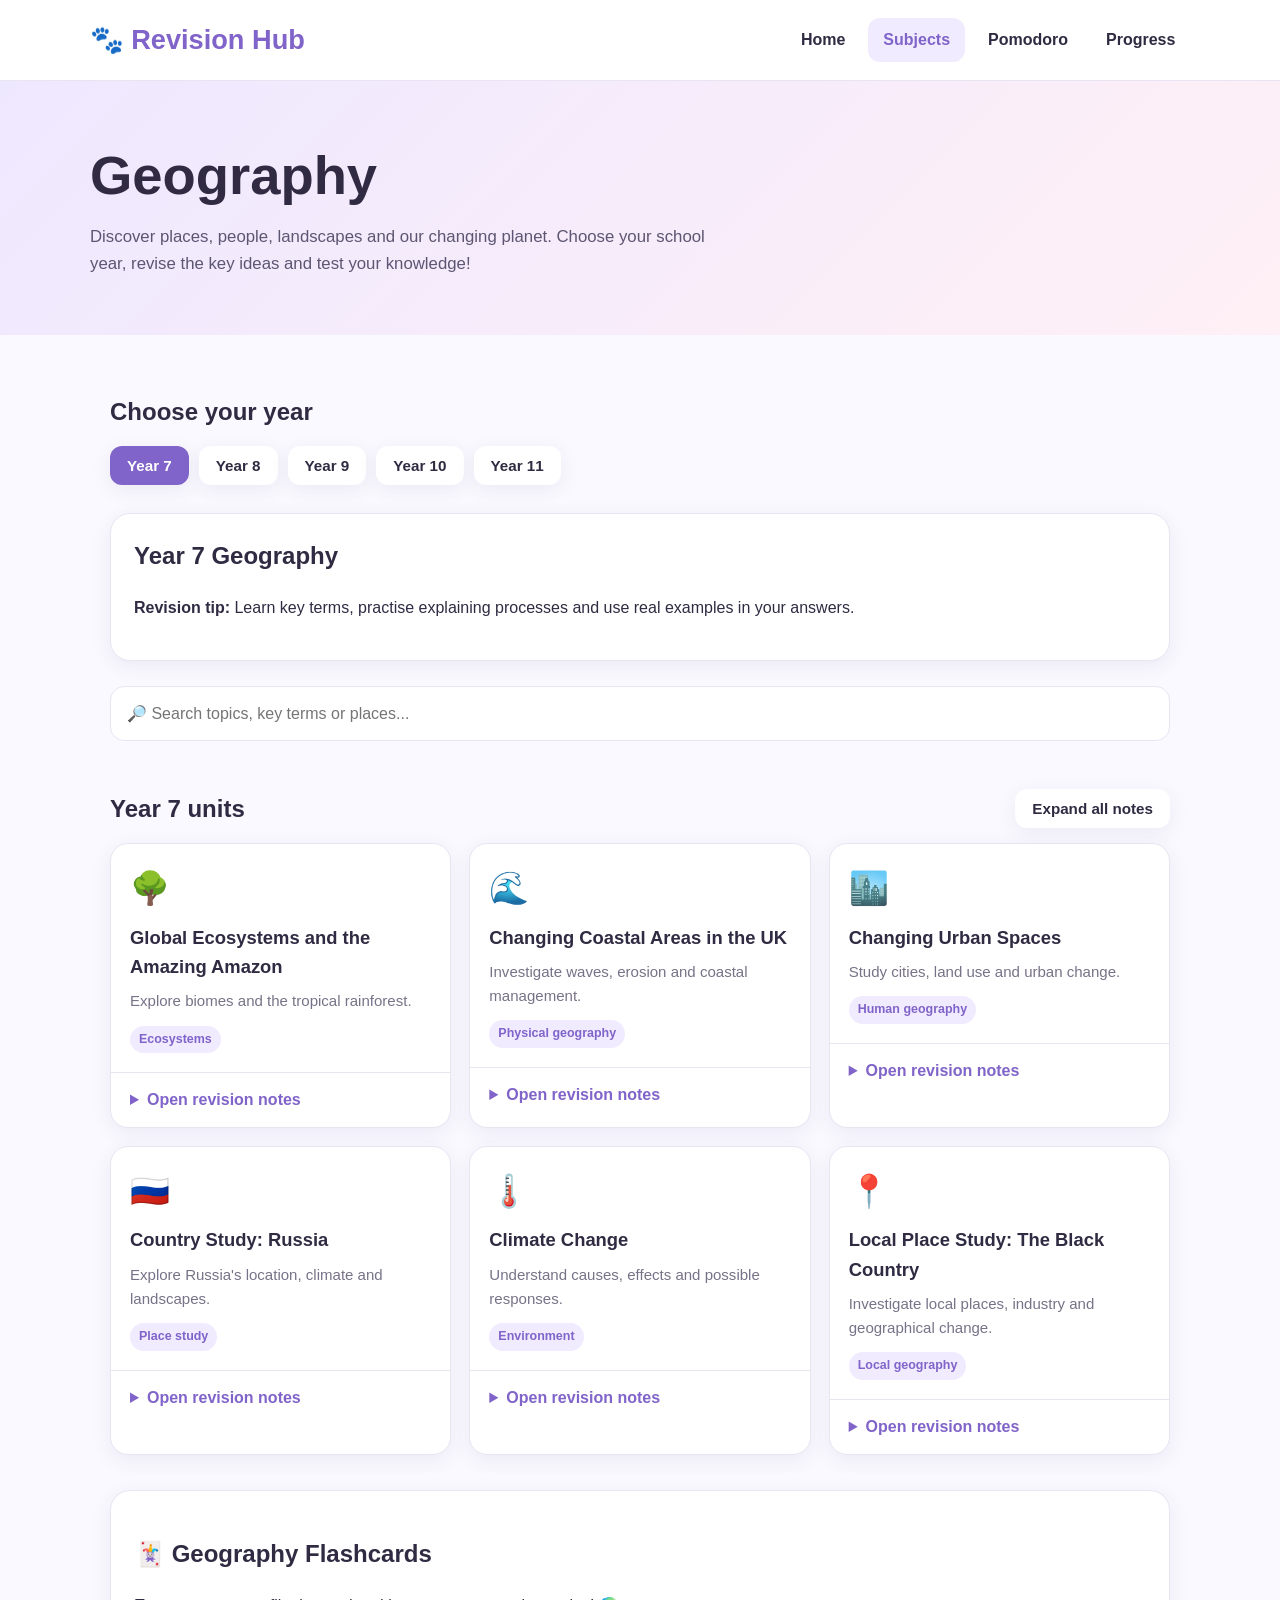
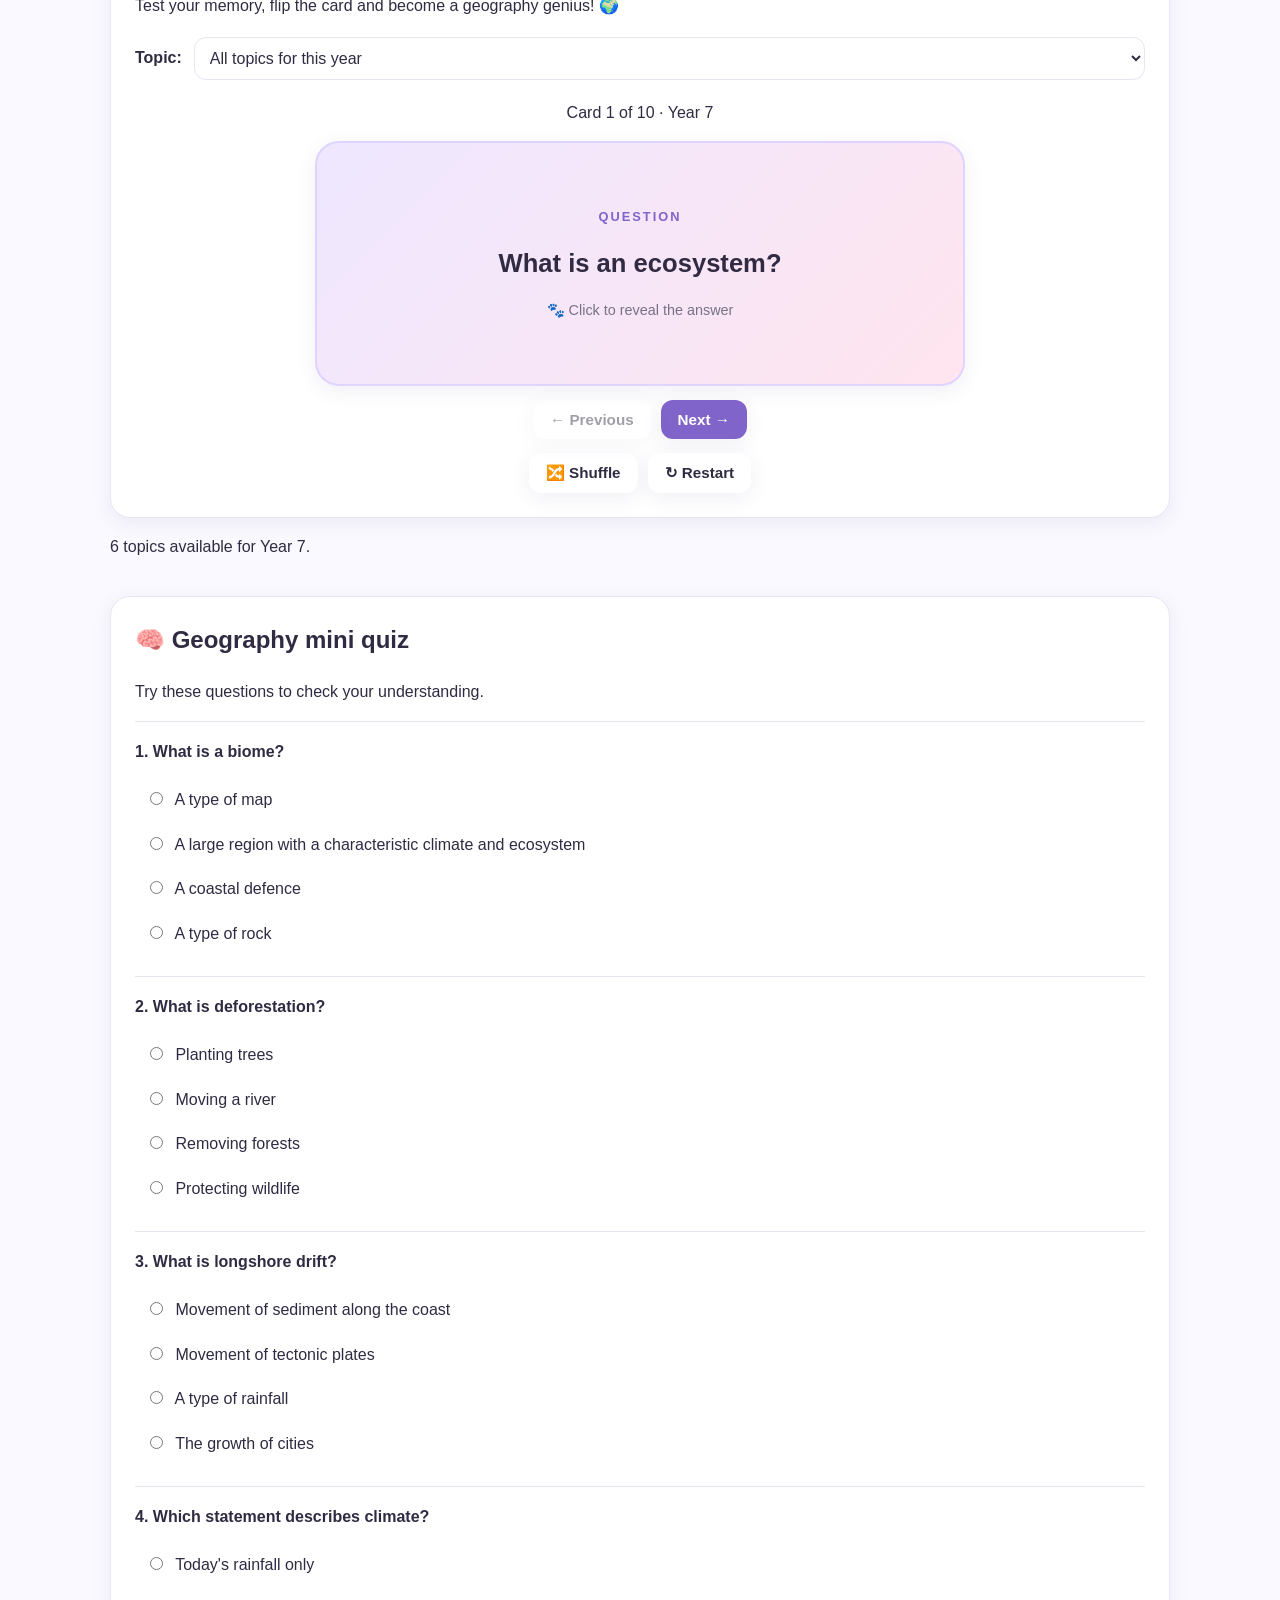
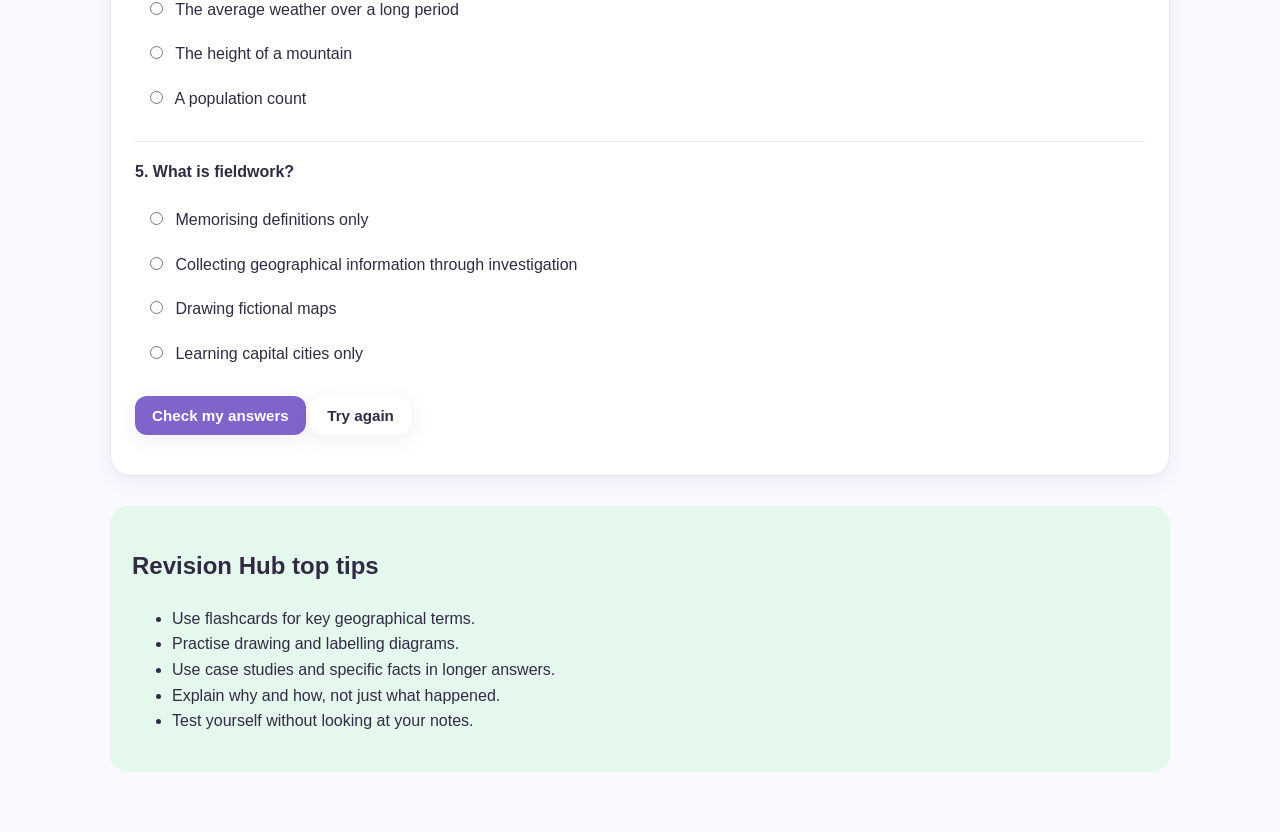
<file: Revision Hub/html/geography.html>
<!DOCTYPE html>
<html lang="en">
<head>
  <meta charset="UTF-8">
  <meta name="viewport" content="width=device-width, initial-scale=1.0">
  <title>Geography | Revision Hub</title>

  <style>
    :root {
      --purple: #8064c9;
      --purple-light: #f0ebff;
      --pink: #ffe8f0;
      --blue: #e7f3ff;
      --green: #e5f8ed;
      --yellow: #fff4d6;
      --text: #302b42;
      --muted: #777287;
      --white: #ffffff;
      --border: #e9e4f2;
      --shadow: 0 5px 20px rgba(70, 50, 110, 0.08);
    }

    * {
      box-sizing: border-box;
    }

    body {
      margin: 0;
      font-family: "Segoe UI", Arial, sans-serif;
      background: #faf9ff;
      color: var(--text);
      line-height: 1.6;
    }

    header {
      background: white;
      padding: 18px 7%;
      display: flex;
      align-items: center;
      justify-content: space-between;
      gap: 20px;
      flex-wrap: wrap;
      border-bottom: 1px solid var(--border);
    }

    .logo {
      color: var(--purple);
      font-size: 1.7rem;
      font-weight: 800;
      text-decoration: none;
    }

    .main-nav {
      display: flex;
      gap: 8px;
      flex-wrap: wrap;
    }

    .main-nav a {
      text-decoration: none;
      color: var(--text);
      padding: 9px 15px;
      border-radius: 12px;
      font-weight: 600;
    }

    .main-nav a:hover,
    .main-nav a.active {
      background: var(--purple-light);
      color: var(--purple);
    }

    .hero {
      padding: 48px 7% 40px;
      background: linear-gradient(135deg, #eee8ff, #fff0f5);
    }

    .hero-inner {
      max-width: 1100px;
      margin: auto;
    }

    .eyebrow {
      display: inline-block;
      background: white;
      padding: 5px 12px;
      border-radius: 20px;
      color: var(--purple);
      font-size: 0.85rem;
      font-weight: 700;
    }

    h1 {
      font-size: clamp(2rem, 5vw, 3.4rem);
      line-height: 1.15;
      margin: 16px 0 12px;
    }

    .hero p {
      max-width: 650px;
      color: #5d5672;
      font-size: 1.05rem;
    }

    main {
      max-width: 1100px;
      padding: 32px 20px 60px;
      margin: auto;
    }

    .year-picker {
      display: flex;
      flex-wrap: wrap;
      gap: 10px;
      margin-bottom: 28px;
    }

    .year-btn,
    .action-btn {
      border: 0;
      padding: 11px 17px;
      border-radius: 12px;
      background: white;
      color: var(--text);
      font-weight: 700;
      cursor: pointer;
      box-shadow: var(--shadow);
      font-size: 0.95rem;
    }

    .year-btn.active,
    .action-btn.primary {
      background: var(--purple);
      color: white;
    }

    .year-btn:hover,
    .action-btn:hover {
      transform: translateY(-1px);
    }

    .year-intro {
      background: white;
      padding: 23px;
      border: 1px solid var(--border);
      border-radius: 20px;
      margin-bottom: 25px;
      box-shadow: var(--shadow);
    }

    .year-intro h2 {
      margin-top: 0;
    }

    .stats {
      display: grid;
      grid-template-columns: repeat(auto-fit, minmax(150px, 1fr));
      gap: 14px;
      margin: 22px 0;
    }

    .stat {
      padding: 18px;
      border-radius: 16px;
      background: var(--purple-light);
    }

    .stat:nth-child(2) {
      background: var(--pink);
    }

    .stat:nth-child(3) {
      background: var(--blue);
    }

    .stat strong {
      display: block;
      font-size: 1.6rem;
    }

    .search-box {
      width: 100%;
      padding: 14px 16px;
      border: 1px solid var(--border);
      border-radius: 14px;
      font: inherit;
      background: white;
      margin-bottom: 22px;
      outline-color: var(--purple);
    }

    .section-heading {
      display: flex;
      justify-content: space-between;
      align-items: center;
      gap: 12px;
      flex-wrap: wrap;
      margin: 26px 0 15px;
    }

    .section-heading h2 {
      margin: 0;
    }

    .topic-grid {
      display: grid;
      grid-template-columns: repeat(auto-fit, minmax(260px, 1fr));
      gap: 18px;
    }

    .topic-card {
      background: white;
      border: 1px solid var(--border);
      border-radius: 18px;
      overflow: hidden;
      box-shadow: var(--shadow);
    }

    .topic-top {
      padding: 19px;
    }

    .topic-icon {
      font-size: 2rem;
    }

    .topic-card h3 {
      margin: 8px 0;
      font-size: 1.15rem;
    }

    .topic-card p {
      color: var(--muted);
      font-size: 0.94rem;
      margin: 0;
    }

    .topic-tag {
      display: inline-block;
      background: var(--purple-light);
      color: var(--purple);
      font-size: 0.78rem;
      font-weight: 700;
      padding: 4px 9px;
      border-radius: 20px;
      margin-top: 12px;
    }

    details {
      border-top: 1px solid var(--border);
    }

    summary {
      padding: 14px 19px;
      font-weight: 700;
      cursor: pointer;
      color: var(--purple);
    }

    .topic-notes {
      padding: 0 19px 20px;
    }

    .topic-notes h4 {
      margin-bottom: 5px;
    }

    .topic-notes ul {
      padding-left: 20px;
    }

    .tip-box {
      background: var(--yellow);
      border-radius: 12px;
      padding: 12px;
      margin-top: 12px;
      font-size: 0.92rem;
    }

    .empty-message {
      background: white;
      border-radius: 14px;
      padding: 25px;
      text-align: center;
      color: var(--muted);
      grid-column: 1 / -1;
    }

    .quiz-panel {
      margin-top: 36px;
      background: white;
      border: 1px solid var(--border);
      border-radius: 20px;
      padding: 24px;
      box-shadow: var(--shadow);
    }

    .quiz-panel h2 {
      margin-top: 0;
    }

    .question {
      border-top: 1px solid var(--border);
      padding: 17px 0;
    }

    .question p {
      font-weight: 700;
      margin-top: 0;
    }

    .question label {
      display: block;
      padding: 7px 10px;
      margin: 5px 0;
      border-radius: 9px;
      cursor: pointer;
    }

    .question label:hover {
      background: var(--purple-light);
    }

    .question input {
      margin-right: 8px;
    }

    #quiz-result {
      margin-top: 15px;
      font-weight: 700;
    }

    .study-tips {
      margin-top: 30px;
      padding: 22px;
      background: var(--green);
      border-radius: 18px;
    }

    footer {
      padding: 25px 20px;
      text-align: center;
      color: var(--muted);
      border-top: 1px solid var(--border);
      background: white;
    }

    [hidden] {
      display: none !important;
    }

    @media (max-width: 600px) {
      header {
        padding: 16px 5%;
      }

      .main-nav a {
        padding: 8px 10px;
      }

      .hero {
        padding: 35px 5%;
      }

      main {
        padding: 24px 15px 45px;
      }

      .topic-grid {
        grid-template-columns: 1fr;
      }
    }

    .stats {
  display: none !important;
}


.flashcards-panel {
  margin-top: 35px;
  padding: 24px;
  background: white;
  border: 1px solid var(--border);
  border-radius: 20px;
  box-shadow: var(--shadow);
}

.flashcard-controls {
  display: flex;
  align-items: center;
  flex-wrap: wrap;
  gap: 12px;
  margin: 18px 0;
}

.flashcard-controls label {
  font-weight: 700;
}

.flashcard-controls select {
  flex: 1;
  min-width: 180px;
  padding: 11px;
  border: 1px solid var(--border);
  border-radius: 12px;
  background: white;
  color: var(--text);
  font: inherit;
}

.flashcard-stage {
  max-width: 650px;
  margin: 20px auto 0;
  text-align: center;
}

.flashcard {
  width: 100%;
  min-height: 245px;
  padding: 28px 22px;
  display: flex;
  flex-direction: column;
  justify-content: center;
  align-items: center;
  gap: 20px;
  border: 2px solid #dfd3ff;
  border-radius: 24px;
  background: linear-gradient(135deg, #eee7ff, #ffe5ef);
  color: var(--text);
  box-shadow: var(--shadow);
  cursor: pointer;
  transition: transform 0.2s, border-color 0.2s;
}

.flashcard:hover {
  transform: translateY(-3px);
  border-color: var(--purple);
}

.flashcard strong {
  font-size: clamp(1.15rem, 3vw, 1.6rem);
  line-height: 1.5;
}

#flashcard-side {
  color: var(--purple);
  font-size: 0.8rem;
  font-weight: 800;
  letter-spacing: 2px;
}

#flashcard-hint {
  color: var(--muted);
  font-size: 0.9rem;
}

.flashcard-actions {
  display: flex;
  justify-content: center;
  flex-wrap: wrap;
  gap: 10px;
  margin-top: 14px;
}

.flashcard-actions button:disabled {
  opacity: 0.45;
  cursor: not-allowed;
}

@media (max-width: 480px) {
  .flashcards-panel {
    padding: 16px;
  }

  .flashcard {
    min-height: 220px;
    padding: 20px 15px;
  }

  .flashcard-actions button {
    flex: 1;
  }
}

  </style>
</head>

<body>
  <header>
    <a class="logo" href="index.html">🐾 Revision Hub</a>

    <nav class="main-nav" aria-label="Main navigation">
      <a href="index.html">Home</a>
      <a href="subjects.html" class="active" aria-current="page">Subjects</a>
      <a href="pomodoro.html">Pomodoro</a>
      <a href="progress.html">Progress</a>
    </nav>
  </header>

  <section class="hero">
    <div class="hero-inner">
      <h1>Geography</h1>
      <p>
        Discover places, people, landscapes and our changing planet.
        Choose your school year, revise the key ideas and test your knowledge!
      </p>
    </div>
  </section>

  <main>
    <div class="section-heading">
      <h2>Choose your year</h2>
    </div>

    <div class="year-picker" aria-label="Choose school year">
      <button class="year-btn active" data-year="7">Year 7</button>
      <button class="year-btn" data-year="8">Year 8</button>
      <button class="year-btn" data-year="9">Year 9</button>
      <button class="year-btn" data-year="10">Year 10</button>
      <button class="year-btn" data-year="11">Year 11</button>
    </div>

    <section class="year-intro">
      <h2 id="year-title">Year 7 Geography</h2>
      <p id="year-description">
        Start with geographical skills, ecosystems, coasts and places around the world.
      </p>

      <div class="stats">
        <div class="stat">
          <strong id="topic-count">6</strong>
          Main units
        </div>
        <div class="stat">
          <strong>5</strong>
          School years
        </div>
        <div class="stat">
          <strong>🌎</strong>
          One amazing planet
        </div>
      </div>

      <p><strong>Revision tip:</strong> Learn key terms, practise explaining processes
        and use real examples in your answers.</p>
    </section>

    <input
      id="topic-search"
      class="search-box"
      type="search"
      placeholder="🔎 Search topics, key terms or places..."
      aria-label="Search Geography topics"
    >

    <div class="section-heading">
      <h2 id="units-heading">Year 7 units</h2>
      <button class="action-btn" id="expand-all" type="button">Expand all notes</button>
    </div>

    <div id="topic-grid" class="topic-grid"></div>

    
<section class="flashcards-panel" aria-labelledby="flashcards-heading">
  <h2 id="flashcards-heading">🃏 Geography Flashcards</h2>
  <p>Test your memory, flip the card and become a geography genius! 🌍</p>

  <div class="flashcard-controls">
    <label for="flashcard-topic">Topic:</label>
    <select id="flashcard-topic">
      <option value="all">All topics for this year</option>
      <option value="ecosystems">Ecosystems and rainforests</option>
      <option value="coasts">Coasts</option>
      <option value="rivers">Rivers</option>
      <option value="climate">Climate and weather</option>
      <option value="urban">Cities and urbanisation</option>
      <option value="population">Population and migration</option>
      <option value="development">Development and globalisation</option>
      <option value="tectonics">Tectonic hazards</option>
      <option value="resources">Resources and sustainability</option>
      <option value="fieldwork">Fieldwork and exam skills</option>
    </select>
  </div>

  <div class="flashcard-stage">
    <p id="flashcard-counter" aria-live="polite">Card 1</p>

    <button type="button" id="flashcard" class="flashcard"
      aria-label="Reveal the answer">
      <span id="flashcard-side">QUESTION</span>
      <strong id="flashcard-text">Loading flashcards...</strong>
      <span id="flashcard-hint">🐾 Click to flip!</span>
    </button>

    <div class="flashcard-actions">
      <button type="button" class="action-btn" id="flashcard-prev">← Previous</button>
      <button type="button" class="action-btn primary" id="flashcard-next">Next →</button>
    </div>

    <div class="flashcard-actions">
      <button type="button" class="action-btn" id="flashcard-shuffle">🔀 Shuffle</button>
      <button type="button" class="action-btn" id="flashcard-reset">↻ Restart</button>
    </div>
  </div>
</section>

    <p id="search-status" aria-live="polite"></p>

    <section class="quiz-panel">
      <h2>🧠 Geography mini quiz</h2>
      <p>Try these questions to check your understanding.</p>

      <form id="quiz-form">
        <div id="quiz-questions"></div>
        <button class="action-btn primary" type="submit">Check my answers</button>
        <button class="action-btn" type="button" id="reset-quiz">Try again</button>
        <p id="quiz-result" aria-live="polite"></p>
      </form>
    </section>

    <section class="study-tips">
      <h2>Revision Hub top tips</h2>
      <ul>
        <li>Use flashcards for key geographical terms.</li>
        <li>Practise drawing and labelling diagrams.</li>
        <li>Use case studies and specific facts in longer answers.</li>
        <li>Explain why and how, not just what happened.</li>
        <li>Test yourself without looking at your notes.</li>
      </ul>
    </section>
  </main>


  <script>
    // These are revision topic suggestions. Year 7 uses the six
    // main units previously identified for Redhill School.
    // Years 8–11 are broad examples, not a verified school scheme of work.

    const geographyData = {
      7: {
        topics: [
          {
            title: "Global Ecosystems and the Amazing Amazon",
            icon: "🌳",
            tag: "Ecosystems",
            summary: "Explore biomes and the tropical rainforest.",
            keywords: "biome amazon rainforest deforestation climate adaptations",
            objectives: [
              "Define ecosystem, biome and biodiversity.",
              "Describe the layers of a tropical rainforest.",
              "Explain how plants and animals adapt to rainforest conditions.",
              "Describe causes and impacts of deforestation."
            ],
            terms: [
              "Ecosystem: living organisms interacting with each other and their environment.",
              "Biome: a large region with a characteristic climate, plants and animals.",
              "Deforestation: the removal of forests.",
              "Biodiversity: the variety of living organisms in an area."
            ],
            tip: "Practise explaining one cause and one consequence of deforestation."
          },
          {
            title: "Changing Coastal Areas in the UK",
            icon: "🌊",
            tag: "Physical geography",
            summary: "Investigate waves, erosion and coastal management.",
            keywords: "coast waves erosion transportation deposition cliffs beaches",
            objectives: [
              "Describe erosion, transportation and deposition.",
              "Explain how waves shape coastlines.",
              "Identify coastal landforms.",
              "Compare ways of managing coastal erosion."
            ],
            terms: [
              "Erosion: the wearing away of rock or soil.",
              "Transportation: the movement of sediment.",
              "Deposition: when transported material is dropped.",
              "Longshore drift: sediment movement along a coast by angled waves."
            ],
            tip: "Draw a labelled diagram to explain longshore drift."
          },
          {
            title: "Changing Urban Spaces",
            icon: "🏙️",
            tag: "Human geography",
            summary: "Study cities, land use and urban change.",
            keywords: "urban city population land use regeneration migration",
            objectives: [
              "Explain the meaning of urbanisation.",
              "Describe different uses of land in a city.",
              "Identify challenges faced by urban areas.",
              "Explain how urban areas can change over time."
            ],
            terms: [
              "Urbanisation: an increasing proportion of people living in towns and cities.",
              "Land use: the purpose for which land is used.",
              "Regeneration: improving an area that has declined.",
              "Infrastructure: essential services and facilities."
            ],
            tip: "Use examples when explaining how a city can change."
          },
          {
            title: "Country Study: Russia",
            icon: "🇷🇺",
            tag: "Place study",
            summary: "Explore Russia's location, climate and landscapes.",
            keywords: "Russia Moscow Siberia climate population physical geography",
            objectives: [
              "Locate Russia on a world map.",
              "Describe its size and varied landscapes.",
              "Explain how climate affects people and activities.",
              "Explore differences between regions."
            ],
            terms: [
              "Latitude: distance north or south of the Equator.",
              "Climate: the average weather conditions over a long period.",
              "Population density: the number of people per unit of area.",
              "Permafrost: ground that remains frozen for at least two consecutive years."
            ],
            tip: "Practise locating Russia, Moscow and Siberia on a map."
          },
          {
            title: "Climate Change",
            icon: "🌡️",
            tag: "Environment",
            summary: "Understand causes, effects and possible responses.",
            keywords: "climate change greenhouse gases global warming carbon emissions",
            objectives: [
              "Distinguish weather from climate.",
              "Explain the enhanced greenhouse effect.",
              "Describe possible effects of global warming.",
              "Compare ways to reduce emissions and adapt to change."
            ],
            terms: [
              "Weather: atmospheric conditions over a short period.",
              "Climate: average weather conditions over a long period.",
              "Greenhouse effect: warming caused when gases absorb outgoing heat.",
              "Mitigation: action to reduce the causes of climate change.",
              "Adaptation: adjusting to actual or expected climate impacts."
            ],
            tip: "Learn the difference between mitigation and adaptation."
          },
          {
            title: "Local Place Study: The Black Country",
            icon: "📍",
            tag: "Local geography",
            summary: "Investigate local places, industry and geographical change.",
            keywords: "Black Country Dudley Stourbridge West Midlands industry fieldwork",
            objectives: [
              "Locate the Black Country in the West Midlands.",
              "Explore how industry influenced local places.",
              "Compare land uses and environments.",
              "Practise fieldwork and geographical enquiry skills."
            ],
            terms: [
              "Fieldwork: collecting information outside the classroom.",
              "Primary data: information collected first-hand.",
              "Secondary data: information collected by someone else.",
              "Land use: how people use an area of land."
            ],
            tip: "Use a map and local examples to support your answers."
          }
        ]
      },

      8: {
        description: "Build your knowledge of natural hazards, rivers, development and global connections.",
        topics: [
          {
            title: "Rivers and Flooding",
            icon: "🏞️",
            tag: "Physical geography",
            summary: "Explore river processes and flood risk.",
            keywords: "rivers erosion transportation deposition flooding meander",
            objectives: [
              "Describe river erosion, transportation and deposition.",
              "Identify features of a river valley.",
              "Explain why flooding occurs.",
              "Compare flood management methods."
            ],
            terms: [
              "Tributary: a smaller river that joins a larger river.",
              "Meander: a bend in a river.",
              "Floodplain: flat land beside a river that may flood.",
              "Discharge: the volume of water flowing past a point per second."
            ],
            tip: "Draw a river cross-section and label its features."
          },
          {
            title: "Weather and Extreme Events",
            icon: "⛈️",
            tag: "Physical geography",
            summary: "Investigate weather hazards and their impacts.",
            keywords: "weather storms drought heatwave rainfall hazards",
            objectives: [
              "Distinguish weather from climate.",
              "Describe examples of extreme weather.",
              "Explain how hazards affect people and places.",
              "Explore preparation and responses."
            ],
            terms: [
              "Hazard: a natural or human event that may cause harm.",
              "Drought: a prolonged period of unusually low rainfall.",
              "Risk: the chance of harmful consequences occurring.",
              "Resilience: the ability to prepare for and recover from impacts."
            ],
            tip: "Organise case-study facts into causes, effects and responses."
          },
          {
            title: "Population and Migration",
            icon: "👥",
            tag: "Human geography",
            summary: "Understand population patterns and why people move.",
            keywords: "population migration push pull birth death urbanisation",
            objectives: [
              "Explain why populations change.",
              "Describe push and pull factors.",
              "Explore reasons for migration.",
              "Discuss effects on places of origin and destination."
            ],
            terms: [
              "Migration: movement to live in another place.",
              "Push factor: something encouraging a person to leave.",
              "Pull factor: something attracting a person to a place.",
              "Population density: people per unit of area."
            ],
            tip: "Use a real example to explain push and pull factors."
          },
          {
            title: "Development and Inequality",
            icon: "🌍",
            tag: "Global geography",
            summary: "Compare living standards and development.",
            keywords: "development inequality wealth poverty quality life HDI",
            objectives: [
              "Describe differences in development.",
              "Understand indicators used to measure development.",
              "Explain reasons for inequality.",
              "Explore ways to reduce poverty."
            ],
            terms: [
              "Development: improvements in people's quality of life.",
              "GDP per capita: economic output per person.",
              "Life expectancy: average expected lifespan.",
              "Inequality: an uneven distribution of resources or opportunities."
            ],
            tip: "Remember that one statistic cannot explain every aspect of development."
          }
        ]
      },

      9: {
        description: "Explore globalisation, ecosystems, resource use and the challenges facing our planet.",
        topics: [
          {
            title: "Globalisation",
            icon: "🌐",
            tag: "Human geography",
            summary: "Investigate how countries and people are connected.",
            keywords: "globalisation trade transport communication TNC",
            objectives: [
              "Define globalisation.",
              "Explain how transport and communication connect places.",
              "Describe the role of multinational companies.",
              "Assess benefits and drawbacks of global connections."
            ],
            terms: [
              "Globalisation: increasing connections between countries and people.",
              "Trade: buying and selling goods and services.",
              "TNC: a company operating in more than one country.",
              "Supply chain: the stages involved in producing and delivering a product."
            ],
            tip: "Use an everyday product to trace a global supply chain."
          },
          {
            title: "Tectonic Hazards",
            icon: "🌋",
            tag: "Physical geography",
            summary: "Learn why earthquakes and volcanoes occur.",
            keywords: "tectonic plates earthquakes volcanoes hazards",
            objectives: [
              "Describe the structure of the Earth.",
              "Explain how tectonic plates move.",
              "Compare impacts of earthquakes and volcanic eruptions.",
              "Explore preparation and protection."
            ],
            terms: [
              "Tectonic plate: a large moving section of Earth's lithosphere.",
              "Earthquake: sudden shaking caused by energy released in Earth's crust.",
              "Volcano: an opening through which magma and gases may escape.",
              "Magnitude: a measure of earthquake size."
            ],
            tip: "Practise explaining the link between plate boundaries and hazards."
          },
          {
            title: "Resource Management",
            icon: "♻️",
            tag: "Environment",
            summary: "Explore energy, food, water and sustainable choices.",
            keywords: "resources sustainability energy food water renewable",
            objectives: [
              "Identify key natural resources.",
              "Compare renewable and non-renewable energy.",
              "Explain why access to resources varies.",
              "Describe ways to manage resources sustainably."
            ],
            terms: [
              "Resource: something people use to meet a need.",
              "Renewable: naturally replenished on a human timescale.",
              "Non-renewable: finite or replenished extremely slowly.",
              "Sustainability: meeting present needs without compromising future generations."
            ],
            tip: "Compare the advantages and disadvantages of two energy sources."
          },
          {
            title: "Ecosystems and Biodiversity",
            icon: "🐾",
            tag: "Physical geography",
            summary: "Explore how living things depend on their environments.",
            keywords: "ecosystems biodiversity food chains habitats conservation",
            objectives: [
              "Describe relationships within ecosystems.",
              "Explain food chains and food webs.",
              "Identify threats to biodiversity.",
              "Evaluate conservation approaches."
            ],
            terms: [
              "Habitat: the natural home of an organism.",
              "Food web: interconnected food chains.",
              "Biodiversity: the variety of life in an area.",
              "Conservation: protecting species and environments."
            ],
            tip: "Practise drawing a food web with labelled arrows."
          }
        ]
      },

      10: {
        description: "Start GCSE-style Geography revision: physical processes, human geography and case studies.",
        topics: [
          {
            title: "Natural Hazards",
            icon: "🌋",
            tag: "GCSE physical",
            summary: "Study tectonic hazards, weather hazards and climate change.",
            keywords: "GCSE hazards earthquakes volcanoes tropical storms climate",
            objectives: [
              "Explain tectonic processes and hazards.",
              "Compare impacts in places at different development levels.",
              "Describe tropical storm formation and impacts.",
              "Evaluate hazard management."
            ],
            terms: [
              "Primary effect: an immediate result of a hazard.",
              "Secondary effect: a later or indirect result.",
              "Prediction: estimating when and where a hazard may occur.",
              "Protection: measures that reduce the impacts of hazards."
            ],
            tip: "Build a case-study sheet with named places and specific evidence."
          },
          {
            title: "The Living World",
            icon: "🌳",
            tag: "GCSE physical",
            summary: "Revise ecosystems, tropical rainforests and cold environments.",
            keywords: "living world rainforest cold environments adaptations",
            objectives: [
              "Explain ecosystem processes and nutrient cycles.",
              "Describe rainforest characteristics and adaptations.",
              "Evaluate causes and effects of deforestation.",
              "Explore sustainable management."
            ],
            terms: [
              "Interdependence: organisms relying on one another.",
              "Nutrient cycle: movement and storage of nutrients in an ecosystem.",
              "Adaptation: a characteristic that helps an organism survive.",
              "Sustainable management: using resources while protecting their long-term availability."
            ],
            tip: "Practise using evidence from the specific case studies taught in class."
          },
          {
            title: "Physical Landscapes in the UK",
            icon: "🏞️",
            tag: "GCSE physical",
            summary: "Study UK landscapes, rivers and coasts.",
            keywords: "UK landscapes rivers coasts erosion deposition management",
            objectives: [
              "Explain coastal and river processes.",
              "Identify landforms and how they develop.",
              "Compare management strategies.",
              "Use diagrams to explain physical processes."
            ],
            terms: [
              "Hydraulic action: erosion caused by water or air forced into cracks.",
              "Abrasion: rock fragments wearing away a surface.",
              "Meander: a bend in a river channel.",
              "Hard engineering: built structures used to manage hazards."
            ],
            tip: "Use a sequence of labelled diagrams to explain landform formation."
          },
          {
            title: "Urban Issues and Challenges",
            icon: "🏙️",
            tag: "GCSE human",
            summary: "Explore urban growth, opportunities and challenges.",
            keywords: "urban growth megacity regeneration sustainability",
            objectives: [
              "Explain why cities grow.",
              "Describe opportunities and challenges of urban growth.",
              "Explore urban change in the UK.",
              "Evaluate strategies for sustainable cities."
            ],
            terms: [
              "Urbanisation: an increasing proportion of people living in urban areas.",
              "Megacity: an urban area with a population of at least 10 million.",
              "Regeneration: investment and improvement in an area.",
              "Sustainable city: a city designed to reduce environmental and social harm."
            ],
            tip: "Practise balanced answers that explain both opportunities and challenges."
          }
        ]
      },

      11: {
        description: "Consolidate GCSE knowledge, practise exam questions and revise case-study evidence.",
        topics: [
          {
            title: "The Changing Economic World",
            icon: "📈",
            tag: "GCSE human",
            summary: "Revise development, inequality and economic change.",
            keywords: "economic development inequality aid trade industry",
            objectives: [
              "Compare development indicators.",
              "Explain reasons for uneven development.",
              "Evaluate strategies to reduce the development gap.",
              "Revise the economic development case studies taught in class."
            ],
            terms: [
              "Development gap: differences in wealth and quality of life between places.",
              "Aid: assistance provided to people or countries.",
              "Industrialisation: growth of manufacturing and industry.",
              "Infrastructure: transport, energy, water and other essential systems."
            ],
            tip: "Memorise specific evidence and explain what each statistic shows."
          },
          {
            title: "The Challenge of Resource Management",
            icon: "💧",
            tag: "GCSE human",
            summary: "Review resource demand, supply and sustainability.",
            keywords: "resource management water energy food sustainability",
            objectives: [
              "Explain why resource demand changes.",
              "Describe challenges in resource supply.",
              "Compare strategies for sustainable management.",
              "Revise examples used in lessons."
            ],
            terms: [
              "Resource security: reliable access to resources.",
              "Water insecurity: unreliable access to sufficient safe water.",
              "Energy mix: the combination of energy sources used.",
              "Sustainability: managing resources for long-term needs."
            ],
            tip: "Practise explaining a resource challenge using a named example."
          },
          {
            title: "Fieldwork and Geographical Skills",
            icon: "🗺️",
            tag: "Exam skills",
            summary: "Practise maps, graphs, data and fieldwork methods.",
            keywords: "fieldwork maps graphs data analysis evaluation six figure grid references",
            objectives: [
              "Describe a suitable sampling method.",
              "Choose and interpret graphs and maps.",
              "Analyse patterns in data.",
              "Evaluate the strengths and limitations of an investigation."
            ],
            terms: [
              "Hypothesis: a statement that can be tested.",
              "Sampling: selecting a subset to investigate.",
              "Anomaly: a result that differs from the overall pattern.",
              "Evaluation: judging how reliable or effective a method was."
            ],
            tip: "Revise what you did, what you found and how reliable your results were."
          },
          {
            title: "Case Studies and Exam Practice",
            icon: "📝",
            tag: "Revision",
            summary: "Organise evidence and practise structured exam answers.",
            keywords: "case studies revision exam command words evaluate explain describe",
            objectives: [
              "Recall named places and accurate evidence.",
              "Understand describe, explain, compare and evaluate.",
              "Structure longer answers clearly.",
              "Check answers against the question and available marks."
            ],
            terms: [
              "Describe: state what something is like.",
              "Explain: give reasons why or how something happens.",
              "Compare: identify similarities and differences.",
              "Evaluate: weigh evidence and reach a supported judgement."
            ],
            tip: "Practise timed answers and review what would improve each response."
          }
        ]
      }
    };

    const quizData = {
      7: [
        {
          q: "What is a biome?",
          options: [
            "A type of map",
            "A large region with a characteristic climate and ecosystem",
            "A coastal defence",
            "A type of rock"
          ],
          answer: 1
        },
        {
          q: "What is deforestation?",
          options: [
            "Planting trees",
            "Moving a river",
            "Removing forests",
            "Protecting wildlife"
          ],
          answer: 2
        },
        {
          q: "What is longshore drift?",
          options: [
            "Movement of sediment along the coast",
            "Movement of tectonic plates",
            "A type of rainfall",
            "The growth of cities"
          ],
          answer: 0
        },
        {
          q: "Which statement describes climate?",
          options: [
            "Today's rainfall only",
            "The average weather over a long period",
            "The height of a mountain",
            "A population count"
          ],
          answer: 1
        },
        {
          q: "What is fieldwork?",
          options: [
            "Memorising definitions only",
            "Collecting geographical information through investigation",
            "Drawing fictional maps",
            "Learning capital cities only"
          ],
          answer: 1
        }
      ],
      8: [
        {
          q: "What is a tributary?",
          options: ["A river that joins another river", "A coastal cliff", "A mountain pass", "A type of cloud"],
          answer: 0
        },
        {
          q: "What is a push factor?",
          options: ["A reason to leave a place", "A tourist attraction", "A type of river", "A climate graph"],
          answer: 0
        },
        {
          q: "Which is a development indicator?",
          options: ["Life expectancy", "Wave height only", "River width only", "Wind direction only"],
          answer: 0
        }
      ],
      9: [
        {
          q: "What is globalisation?",
          options: ["Countries becoming less connected", "Increasing connections between countries", "A type of rock", "A river process"],
          answer: 1
        },
        {
          q: "What does renewable mean?",
          options: ["It can be naturally replenished", "It can never be replaced", "It is always a fossil fuel", "It has no uses"],
          answer: 0
        },
        {
          q: "What is biodiversity?",
          options: ["The variety of life", "The size of a city", "The speed of a river", "The age of a mountain"],
          answer: 0
        }
      ],
      10: [
        {
          q: "What is a primary effect of a hazard?",
          options: ["An immediate result", "A result decades later only", "A weather forecast", "A population graph"],
          answer: 0
        },
        {
          q: "What is urbanisation?",
          options: ["Growth in the proportion of people living in urban areas", "A decrease in all trade", "A type of erosion", "A change in river discharge"],
          answer: 0
        },
        {
          q: "What is hard engineering?",
          options: ["Built structures used to manage hazards", "Planting a forest only", "Collecting data", "Drawing a climate graph"],
          answer: 0
        }
      ],
      11: [
        {
          q: "What is an anomaly in data?",
          options: ["A result that differs from the overall pattern", "The average of all results", "A map key", "A case-study location"],
          answer: 0
        },
        {
          q: "What does evaluate mean in an exam?",
          options: ["Copy a definition", "Weigh evidence and reach a supported judgement", "List places only", "Draw a map without labels"],
          answer: 1
        },
        {
          q: "What is a hypothesis?",
          options: ["A statement that can be tested", "A type of coastal landform", "A map symbol", "A population total"],
          answer: 0
        }
      ]
    };

    const yearButtons = document.querySelectorAll(".year-btn");
    const titleEl = document.getElementById("year-title");
    const descriptionEl = document.getElementById("year-description");
    const countEl = document.getElementById("topic-count");
    const headingEl = document.getElementById("units-heading");
    const grid = document.getElementById("topic-grid");
    const search = document.getElementById("topic-search");
    const status = document.getElementById("search-status");
    const quizQuestions = document.getElementById("quiz-questions");
    const quizResult = document.getElementById("quiz-result");

    let currentYear = 7;

    function escapeHTML(value) {
      return String(value).replace(/[&<>"']/g, char => ({
        "&": "&amp;",
        "<": "&lt;",
        ">": "&gt;",
        '"': "&quot;",
        "'": "&#039;"
      })[char]);
    }

    function renderTopics() {
      const yearData = geographyData[currentYear];
      const term = search.value.trim().toLowerCase();

      const filteredTopics = yearData.topics.filter(topic => {
        const searchable = [
          topic.title,
          topic.summary,
          topic.tag,
          topic.keywords,
          ...topic.objectives,
          ...topic.terms
        ].join(" ").toLowerCase();

        return searchable.includes(term);
      });

      titleEl.textContent = `Year ${currentYear} Geography`;
      descriptionEl.textContent = yearData.description;
      countEl.textContent = yearData.topics.length;
      headingEl.textContent = `Year ${currentYear} units`;

      if (filteredTopics.length === 0) {
        grid.innerHTML =
          '<div class="empty-message">No topics found. Try another search.</div>';
      } else {
        grid.innerHTML = filteredTopics.map(topic => `
          <article class="topic-card">
            <div class="topic-top">
              <div class="topic-icon" aria-hidden="true">${escapeHTML(topic.icon)}</div>
              <h3>${escapeHTML(topic.title)}</h3>
              <p>${escapeHTML(topic.summary)}</p>
              <span class="topic-tag">${escapeHTML(topic.tag)}</span>
            </div>

            <details>
              <summary>Open revision notes</summary>
              <div class="topic-notes">
                <h4>What to revise</h4>
                <ul>
                  ${topic.objectives.map(item => `<li>${escapeHTML(item)}</li>`).join("")}
                </ul>

                <h4>Key terms</h4>
                <ul>
                  ${topic.terms.map(item => `<li>${escapeHTML(item)}</li>`).join("")}
                </ul>

                <div class="tip-box">
                  <strong>🐾 Study tip:</strong> ${escapeHTML(topic.tip)}
                </div>
              </div>
            </details>
          </article>
        `).join("");
      }

      status.textContent = term
        ? `${filteredTopics.length} topic(s) found.`
        : `${yearData.topics.length} topics available for Year ${currentYear}.`;

      renderQuiz();
    }

    function renderQuiz() {
      const questions = quizData[currentYear] || [];

      quizResult.textContent = "";

      quizQuestions.innerHTML = questions.map((question, index) => `
        <div class="question">
          <p>${index + 1}. ${escapeHTML(question.q)}</p>
          ${question.options.map((option, optionIndex) => `
            <label>
              <input
                type="radio"
                name="question-${index}"
                value="${optionIndex}"
                required
              >
              ${escapeHTML(option)}
            </label>
          `).join("")}
        </div>
      `).join("");
    }

    yearButtons.forEach(button => {
      button.addEventListener("click", () => {
        currentYear = Number(button.dataset.year);

        yearButtons.forEach(item => {
          const selected = item === button;
          item.classList.toggle("active", selected);
          item.setAttribute("aria-pressed", String(selected));
        });

        search.value = "";
        renderTopics();
      });
    });

    search.addEventListener("input", renderTopics);

    document.getElementById("expand-all").addEventListener("click", () => {
      const details = [...grid.querySelectorAll("details")];
      if (!details.length) return;

      const shouldExpand = details.some(item => !item.open);
      details.forEach(item => item.open = shouldExpand);

      document.getElementById("expand-all").textContent =
        shouldExpand ? "Collapse all notes" : "Expand all notes";
    });

    document.getElementById("quiz-form").addEventListener("submit", event => {
      event.preventDefault();

      const questions = quizData[currentYear] || [];
      let score = 0;

      questions.forEach((question, index) => {
        const selected = document.querySelector(
          `input[name="question-${index}"]:checked`
        );

        if (selected && Number(selected.value) === question.answer) {
          score++;
        }
      });

      quizResult.textContent =
        `You scored ${score} out of ${questions.length}! ` +
        (score === questions.length
          ? "Fantastic work! 🎉"
          : "Keep revising and have another go! 🐾");
    });

    document.getElementById("reset-quiz").addEventListener("click", () => {
      document.getElementById("quiz-form").reset();
      quizResult.textContent = "";
    });

    
const flashcardBank = [
  // YEAR 7
  {year:7, topic:"ecosystems", q:"What is an ecosystem?", a:"Living organisms interacting with each other and their environment."},
  {year:7, topic:"ecosystems", q:"What is biodiversity?", a:"The variety of living organisms in an area."},
  {year:7, topic:"ecosystems", q:"What is deforestation?", a:"The removal of forests."},
  {year:7, topic:"ecosystems", q:"Name one cause of Amazon deforestation.", a:"Agriculture, cattle ranching, logging, mining or road construction."},
  {year:7, topic:"coasts", q:"What is coastal erosion?", a:"The wearing away of rock or sediment along a coast."},
  {year:7, topic:"coasts", q:"What is longshore drift?", a:"The movement of sediment along a coast by waves approaching at an angle."},
  {year:7, topic:"urban", q:"What is urbanisation?", a:"An increase in the proportion of people living in towns and cities."},
  {year:7, topic:"climate", q:"What is the difference between weather and climate?", a:"Weather is short-term atmospheric conditions; climate is average weather over a long period."},
  {year:7, topic:"fieldwork", q:"What is primary data?", a:"Information collected first-hand by the person conducting the investigation."},
  {year:7, topic:"fieldwork", q:"What is secondary data?", a:"Information that has already been collected by someone else."},

  // YEAR 8
  {year:8, topic:"rivers", q:"What is a tributary?", a:"A smaller river or stream that flows into a larger river."},
  {year:8, topic:"rivers", q:"What is a meander?", a:"A bend or curve in a river channel."},
  {year:8, topic:"rivers", q:"What is a floodplain?", a:"Flat land beside a river that may flood."},
  {year:8, topic:"climate", q:"What is a drought?", a:"A prolonged period of unusually low rainfall."},
  {year:8, topic:"population", q:"What is a migration push factor?", a:"Something that encourages people to leave a place."},
  {year:8, topic:"population", q:"What is a migration pull factor?", a:"Something that attracts people to a new place."},
  {year:8, topic:"development", q:"What is life expectancy?", a:"The average number of years a person is expected to live."},
  {year:8, topic:"development", q:"What does inequality mean?", a:"An uneven distribution of resources, wealth or opportunities."},

  // YEAR 9
  {year:9, topic:"development", q:"What is globalisation?", a:"The increasing connections between countries, economies and people."},
  {year:9, topic:"development", q:"What is a TNC?", a:"A transnational company that operates in more than one country."},
  {year:9, topic:"tectonics", q:"What is a tectonic plate?", a:"A large moving section of Earth's lithosphere."},
  {year:9, topic:"tectonics", q:"What causes an earthquake?", a:"A sudden release of energy in Earth's crust, often as rocks move along a fault."},
  {year:9, topic:"resources", q:"What is a renewable resource?", a:"A resource that is naturally replenished on a human timescale."},
  {year:9, topic:"resources", q:"What is sustainability?", a:"Meeting present needs without compromising future generations' ability to meet theirs."},
  {year:9, topic:"ecosystems", q:"What is a food web?", a:"A network of interconnected food chains."},
  {year:9, topic:"ecosystems", q:"What is conservation?", a:"Protecting and managing species, habitats and natural environments."},

  // YEAR 10
  {year:10, topic:"tectonics", q:"What is a primary hazard effect?", a:"An immediate impact caused directly by a hazard."},
  {year:10, topic:"tectonics", q:"What is a secondary hazard effect?", a:"An indirect or later impact resulting from a hazard."},
  {year:10, topic:"ecosystems", q:"What is an adaptation?", a:"A characteristic that helps an organism survive in its environment."},
  {year:10, topic:"ecosystems", q:"What is interdependence?", a:"When organisms depend on each other within an ecosystem."},
  {year:10, topic:"coasts", q:"What is hard engineering?", a:"Using built structures to manage or protect against physical processes."},
  {year:10, topic:"urban", q:"What is urban regeneration?", a:"Investment and improvement in an area experiencing decline."},
  {year:10, topic:"climate", q:"What is climate change mitigation?", a:"Action taken to reduce the causes of climate change."},
  {year:10, topic:"climate", q:"What is climate change adaptation?", a:"Adjusting to actual or expected climate impacts."},

  // YEAR 11
  {year:11, topic:"development", q:"What is the development gap?", a:"Differences in wealth and quality of life between places."},
  {year:11, topic:"resources", q:"What is an energy mix?", a:"The combination of energy sources used by a country or region."},
  {year:11, topic:"fieldwork", q:"What is a hypothesis?", a:"A statement or prediction that can be tested through investigation."},
  {year:11, topic:"fieldwork", q:"What is an anomaly in data?", a:"A result that differs from the overall pattern."},
  {year:11, topic:"fieldwork", q:"What does evaluate mean in a Geography exam?", a:"Weigh evidence, consider strengths and weaknesses, and reach a supported judgement."},
  {year:11, topic:"fieldwork", q:"What should a fieldwork conclusion include?", a:"A clear answer to the enquiry question supported by evidence from the data."}
];

const flashcardTopic = document.getElementById("flashcard-topic");
const flashcardButton = document.getElementById("flashcard");
const flashcardText = document.getElementById("flashcard-text");
const flashcardSide = document.getElementById("flashcard-side");
const flashcardHint = document.getElementById("flashcard-hint");
const flashcardCounter = document.getElementById("flashcard-counter");
const flashcardPrev = document.getElementById("flashcard-prev");
const flashcardNext = document.getElementById("flashcard-next");

let activeFlashcards = [];
let flashcardIndex = 0;
let showingAnswer = false;

function loadFlashcards() {
  const selectedTopic = flashcardTopic.value;

  activeFlashcards = flashcardBank.filter(card =>
    card.year === currentYear &&
    (selectedTopic === "all" || card.topic === selectedTopic)
  );

  flashcardIndex = 0;
  showingAnswer = false;
  showFlashcard();
}

function showFlashcard() {
  if (!activeFlashcards.length) {
    flashcardSide.textContent = "NO CARDS YET";
    flashcardText.textContent = "No cards for this topic and year yet. Try another topic! 🐾";
    flashcardHint.textContent = "Choose a different topic above.";
    flashcardCounter.textContent = "0 cards";
    flashcardButton.disabled = true;
    flashcardPrev.disabled = true;
    flashcardNext.disabled = true;
    return;
  }

  flashcardButton.disabled = false;
  const card = activeFlashcards[flashcardIndex];

  flashcardSide.textContent = showingAnswer ? "ANSWER" : "QUESTION";
  flashcardText.textContent = showingAnswer ? card.a : card.q;
  flashcardHint.textContent = showingAnswer
    ? "✨ Click to see the question again"
    : "🐾 Click to reveal the answer";

  flashcardCounter.textContent =
    `Card ${flashcardIndex + 1} of ${activeFlashcards.length} · Year ${currentYear}`;

  flashcardButton.setAttribute(
    "aria-label",
    showingAnswer ? "Show question" : "Reveal answer"
  );

  flashcardPrev.disabled = flashcardIndex === 0;
  flashcardNext.disabled = flashcardIndex === activeFlashcards.length - 1;
}

flashcardButton.addEventListener("click", () => {
  if (!activeFlashcards.length) return;
  showingAnswer = !showingAnswer;
  showFlashcard();
});

flashcardTopic.addEventListener("change", loadFlashcards);

flashcardPrev.addEventListener("click", () => {
  if (flashcardIndex > 0) {
    flashcardIndex--;
    showingAnswer = false;
    showFlashcard();
  }
});

flashcardNext.addEventListener("click", () => {
  if (flashcardIndex < activeFlashcards.length - 1) {
    flashcardIndex++;
    showingAnswer = false;
    showFlashcard();
  }
});

document.getElementById("flashcard-shuffle").addEventListener("click", () => {
  for (let i = activeFlashcards.length - 1; i > 0; i--) {
    const j = Math.floor(Math.random() * (i + 1));
    [activeFlashcards[i], activeFlashcards[j]] =
      [activeFlashcards[j], activeFlashcards[i]];
  }

  flashcardIndex = 0;
  showingAnswer = false;
  showFlashcard();
});

document.getElementById("flashcard-reset").addEventListener("click", loadFlashcards);

// Keep the flashcards in sync with the existing Year 7–11 buttons.
yearButtons.forEach(button => {
  button.addEventListener("click", loadFlashcards);
});

loadFlashcards();

    renderTopics();
  </script>
</body>
</html>
</file>
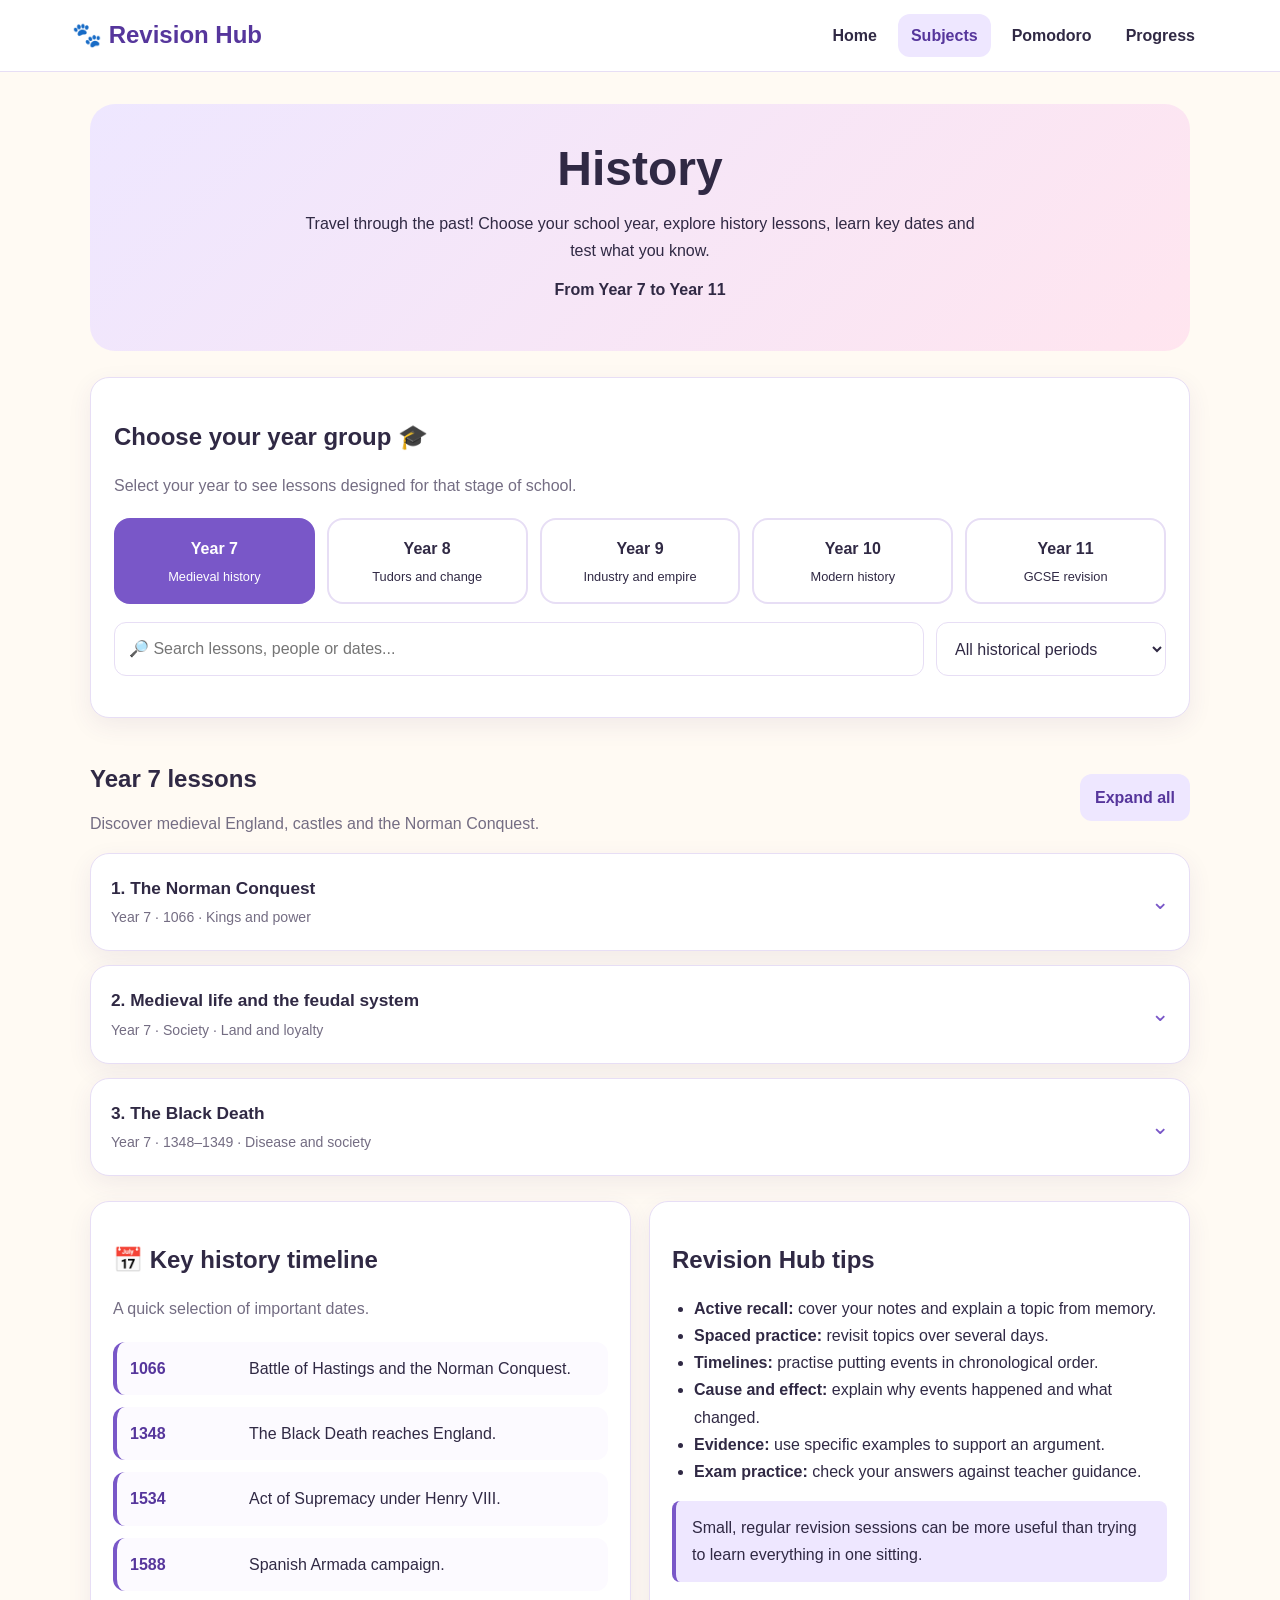
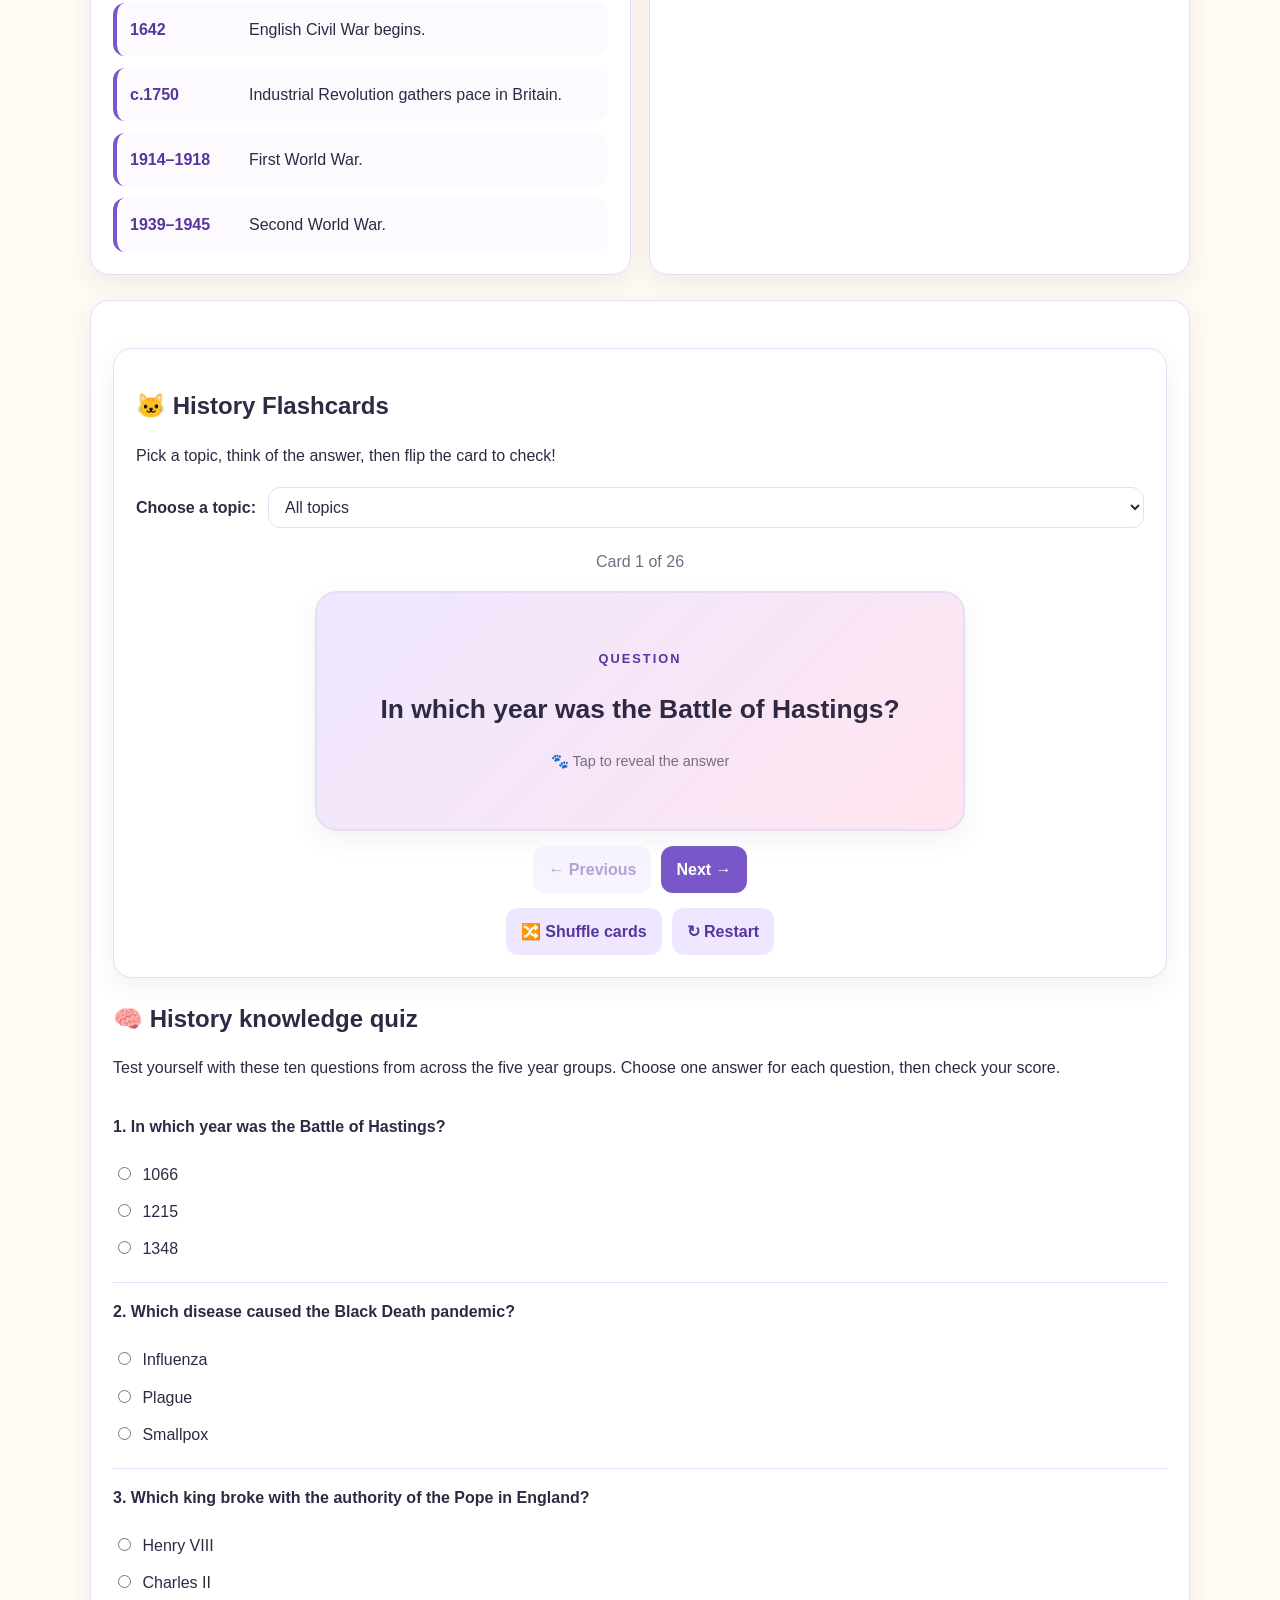
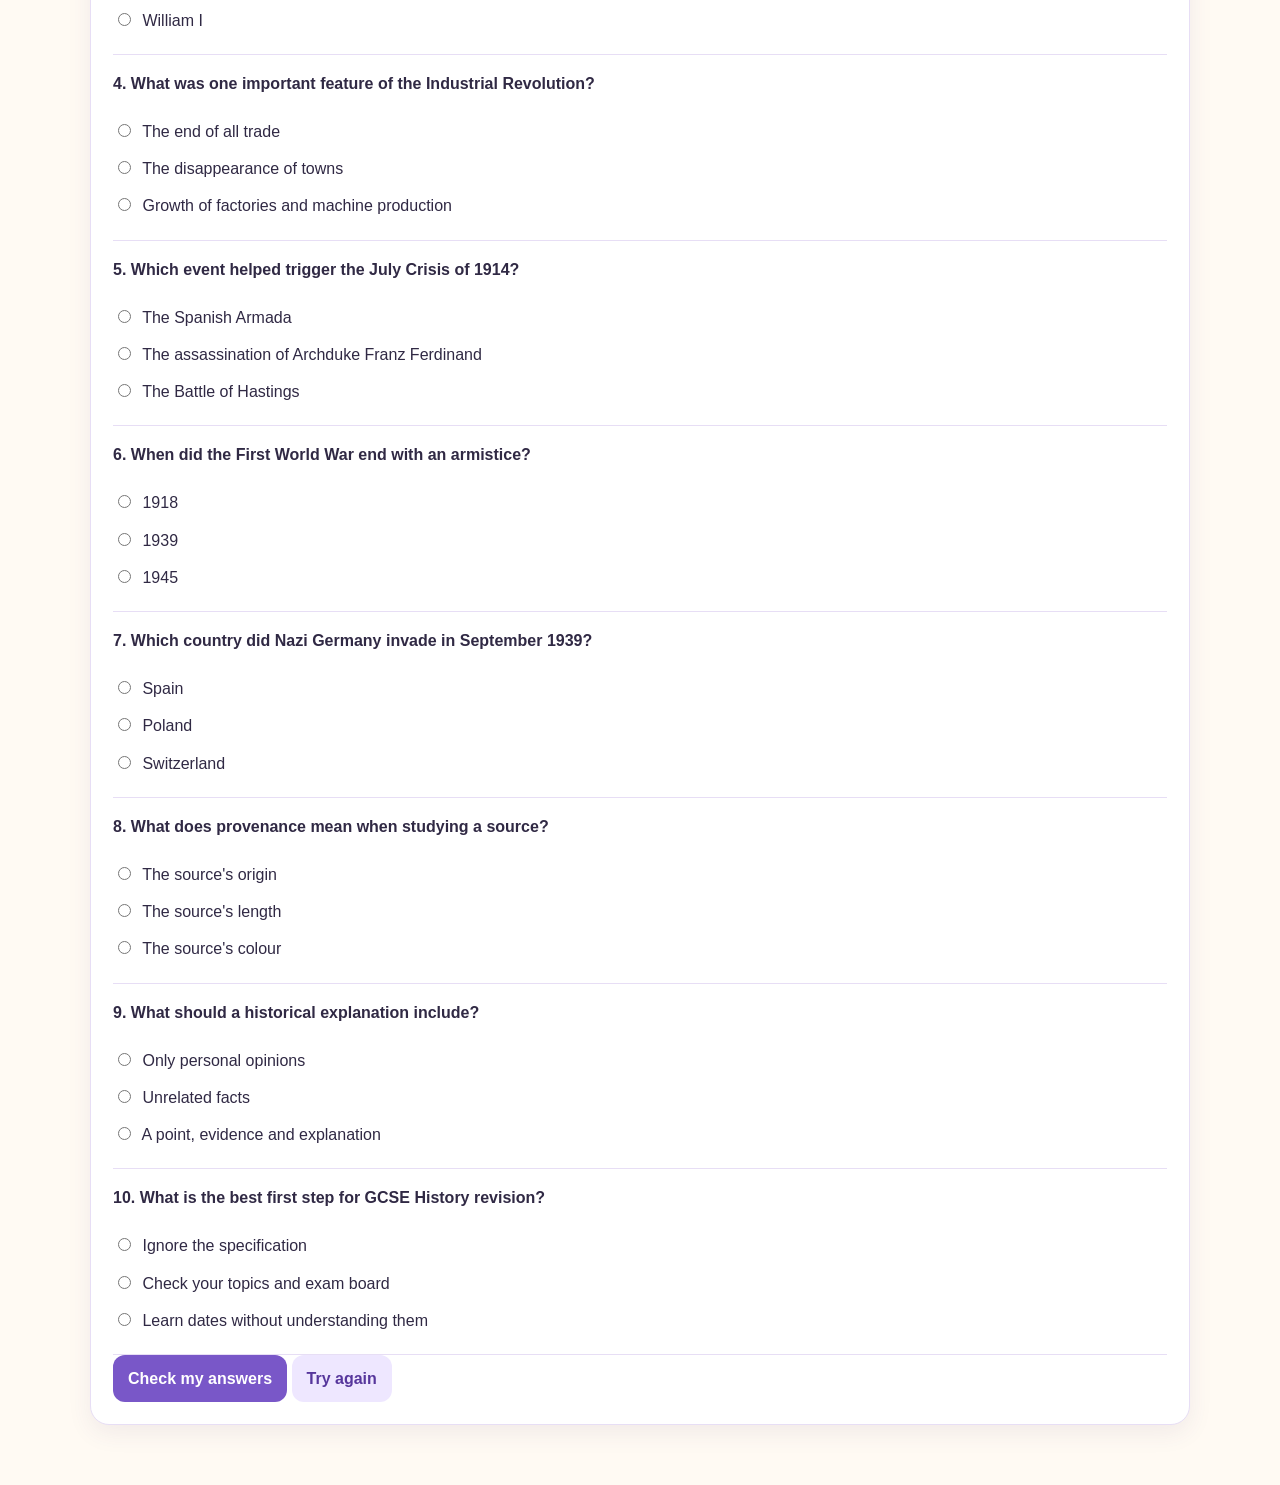
<file: Revision Hub/html/history.html>
<!DOCTYPE html>
<html lang="en">
<head>
  <meta charset="UTF-8">
  <meta name="viewport" content="width=device-width, initial-scale=1.0">
  <title>History Revision | Revision Hub</title>

  <style>
    :root {
      --purple: #7957c8;
      --purple-dark: #56369c;
      --lavender: #eee7ff;
      --pink: #ffe5ef;
      --cream: #fffaf3;
      --ink: #302944;
      --muted: #746d83;
      --white: #ffffff;
      --border: #e7def5;
      --green: #dff7e8;
      --red: #ffe1e1;
      --shadow: 0 8px 24px rgba(74, 49, 119, 0.08);
    }

    * {
      box-sizing: border-box;
    }

    html {
      scroll-behavior: smooth;
    }

    body {
      margin: 0;
      background: var(--cream);
      color: var(--ink);
      font-family: "Segoe UI", Arial, sans-serif;
      line-height: 1.7;
    }

    a {
      color: var(--purple-dark);
    }

    button,
    input,
    select {
      font: inherit;
    }

    button,
    select {
      cursor: pointer;
    }

    button:focus-visible,
    a:focus-visible,
    input:focus-visible,
    select:focus-visible,
    summary:focus-visible {
      outline: 3px solid #e3a7ff;
      outline-offset: 3px;
    }

    .site-header {
      background: var(--white);
      border-bottom: 1px solid var(--border);
      position: sticky;
      top: 0;
      z-index: 10;
    }

    .header-inner {
      max-width: 1180px;
      margin: auto;
      padding: 14px 22px;
      display: flex;
      justify-content: space-between;
      align-items: center;
      gap: 20px;
      flex-wrap: wrap;
    }

    .logo {
      color: var(--purple-dark);
      font-size: 1.5rem;
      font-weight: 800;
      text-decoration: none;
    }

    /* Original Revision Hub navbar */
    .main-nav {
      display: flex;
      flex-wrap: wrap;
      gap: 8px;
    }

    .main-nav a {
      color: var(--ink);
      text-decoration: none;
      padding: 8px 13px;
      border-radius: 12px;
      font-weight: 600;
    }

    .main-nav a:hover,
    .main-nav a.active {
      color: var(--purple-dark);
      background: var(--lavender);
    }

    main {
      width: min(1100px, 92%);
      margin: auto;
      padding: 32px 0 60px;
    }

    .hero {
      background: linear-gradient(135deg, #eee7ff, #ffe5ef);
      padding: 36px 28px;
      border-radius: 25px;
      text-align: center;
      margin-bottom: 26px;
    }

    .hero h1 {
      margin: 0 0 10px;
      font-size: clamp(2rem, 5vw, 3rem);
      line-height: 1.2;
    }

    .hero p {
      max-width: 680px;
      margin: 12px auto;
    }

    .paw {
      font-size: 2.5rem;
    }

    .panel,
    .lesson-card,
    .timeline-card,
    .quiz-card,
    .tip-card {
      background: var(--white);
      border: 1px solid var(--border);
      border-radius: 19px;
      box-shadow: var(--shadow);
    }

    .panel {
      padding: 23px;
      margin-bottom: 25px;
    }

    h2 {
      line-height: 1.3;
    }

    .year-grid {
      display: grid;
      grid-template-columns: repeat(5, minmax(0, 1fr));
      gap: 12px;
      margin-top: 18px;
    }

    .year-button {
      background: #fff;
      border: 2px solid var(--border);
      border-radius: 16px;
      padding: 15px 8px;
      color: var(--ink);
      font-weight: 750;
      transition: 0.2s;
    }

    .year-button:hover {
      transform: translateY(-2px);
      border-color: var(--purple);
    }

    .year-button.active {
      background: var(--purple);
      color: white;
      border-color: var(--purple);
    }

    .year-button span {
      display: block;
      font-size: 0.8rem;
      font-weight: 500;
      margin-top: 4px;
    }

    .toolbar {
      display: grid;
      grid-template-columns: 1fr 230px;
      gap: 12px;
      margin: 18px 0;
    }

    .toolbar input,
    .toolbar select {
      width: 100%;
      padding: 12px 14px;
      border: 1px solid var(--border);
      border-radius: 12px;
      background: white;
      color: var(--ink);
    }

    .section-heading {
      display: flex;
      align-items: center;
      justify-content: space-between;
      gap: 15px;
      flex-wrap: wrap;
    }

    .section-heading h2 {
      margin-bottom: 5px;
    }

    .small-button,
    .primary-button,
    .secondary-button {
      border: 0;
      border-radius: 12px;
      padding: 10px 15px;
      font-weight: 700;
    }

    .primary-button {
      background: var(--purple);
      color: white;
    }

    .primary-button:hover {
      background: var(--purple-dark);
    }

    .secondary-button,
    .small-button {
      background: var(--lavender);
      color: var(--purple-dark);
    }

    .lesson-list {
      display: grid;
      gap: 14px;
    }

    .lesson-card {
      overflow: hidden;
    }

    .lesson-dropdown summary {
      list-style: none;
      cursor: pointer;
      padding: 20px;
      display: flex;
      align-items: center;
      justify-content: space-between;
      gap: 15px;
    }

    .lesson-dropdown summary::-webkit-details-marker {
      display: none;
    }

    .lesson-dropdown summary:hover {
      background: #fcfaff;
    }

    .lesson-title {
      display: block;
      font-weight: 800;
      font-size: 1.08rem;
    }

    .lesson-meta {
      display: block;
      font-size: 0.88rem;
      color: var(--muted);
      margin-top: 3px;
    }

    .chevron {
      color: var(--purple);
      font-size: 1.4rem;
      transition: transform 0.2s;
    }

    details[open] .chevron {
      transform: rotate(180deg);
    }

    .lesson-content {
      padding: 0 22px 23px;
      border-top: 1px solid var(--border);
    }

    .lesson-content h3 {
      margin-top: 23px;
      margin-bottom: 7px;
      color: var(--purple-dark);
    }

    .lesson-content p {
      margin-top: 8px;
    }

    .key-point {
      background: var(--lavender);
      border-left: 4px solid var(--purple);
      border-radius: 8px;
      padding: 13px 16px;
      margin: 15px 0;
    }

    .vocab-list {
      display: flex;
      flex-wrap: wrap;
      gap: 8px;
      padding: 0;
      list-style: none;
    }

    .vocab-list li {
      background: var(--pink);
      padding: 6px 11px;
      border-radius: 10px;
      font-size: 0.9rem;
    }

    .vocab-list strong {
      color: #79375c;
    }

    .exam-tip {
      background: #fff6d9;
      border-radius: 12px;
      padding: 13px 15px;
      margin-top: 15px;
    }

    .timeline {
      display: grid;
      gap: 12px;
      margin-top: 20px;
    }

    .timeline-item {
      display: grid;
      grid-template-columns: 105px 1fr;
      gap: 14px;
      align-items: start;
      padding: 13px;
      background: #fcfaff;
      border-radius: 12px;
      border-left: 4px solid var(--purple);
    }

    .timeline-year {
      font-weight: 800;
      color: var(--purple-dark);
    }

    .support-grid {
      display: grid;
      grid-template-columns: repeat(2, minmax(0, 1fr));
      gap: 18px;
      margin: 25px 0;
    }

    .tip-card,
    .timeline-card,
    .quiz-card {
      padding: 22px;
    }

    .tip-card ul {
      padding-left: 22px;
    }

    .quiz-question {
      padding: 15px 0;
      border-bottom: 1px solid var(--border);
    }

    .quiz-question p {
      font-weight: 750;
      margin-top: 0;
    }

    .quiz-question label {
      display: block;
      padding: 5px 0;
      cursor: pointer;
    }

    .quiz-question input {
      margin-right: 7px;
      accent-color: var(--purple);
    }

    .quiz-feedback {
      padding: 14px;
      margin-top: 15px;
      border-radius: 12px;
    }

    .quiz-feedback.good {
      background: var(--green);
    }

    .quiz-feedback.bad {
      background: var(--red);
    }

    .muted {
      color: var(--muted);
    }

    .empty-message {
      background: white;
      padding: 22px;
      border: 1px dashed var(--border);
      border-radius: 15px;
    }

    footer {
      background: white;
      text-align: center;
      border-top: 1px solid var(--border);
      padding: 25px 15px;
      color: var(--muted);
    }

    @media (max-width: 750px) {
      .year-grid {
        grid-template-columns: repeat(3, minmax(0, 1fr));
      }

      .toolbar,
      .support-grid {
        grid-template-columns: 1fr;
      }

      .header-inner {
        justify-content: center;
      }

      .main-nav {
        justify-content: center;
      }
    }

    @media (max-width: 430px) {
      .year-grid {
        grid-template-columns: repeat(2, minmax(0, 1fr));
      }

      .hero {
        padding: 27px 17px;
      }

      .panel {
        padding: 17px;
      }

      .timeline-item {
        grid-template-columns: 1fr;
        gap: 3px;
      }
    }

    
.deeper-explanation {
  margin-top: 25px;
  padding: 20px;
  border: 1px solid var(--border);
  border-radius: 16px;
  background: linear-gradient(135deg, #fcfaff, #fff7fb);
}

.deeper-explanation h3 {
  margin-top: 0;
  color: var(--purple-dark);
}

.deeper-explanation h4 {
  margin: 12px 0;
  font-size: 1.05rem;
  color: var(--ink);
}

.deeper-explanation p {
  line-height: 1.85;
}

.deeper-explanation .key-point {
  margin-bottom: 0;
}


.flashcards-panel {
  margin: 25px 0;
}

.flashcard-controls {
  display: flex;
  flex-wrap: wrap;
  align-items: center;
  gap: 12px;
  margin: 18px 0;
}

.flashcard-controls label {
  font-weight: 700;
}

.flashcard-controls select {
  flex: 1;
  min-width: 180px;
  padding: 10px 12px;
  border: 1px solid var(--border);
  border-radius: 12px;
  background: white;
  color: var(--ink);
}

.flashcard-stage {
  max-width: 650px;
  margin: 20px auto 0;
  text-align: center;
}

.flashcard {
  width: 100%;
  min-height: 240px;
  padding: 28px 22px;
  display: flex;
  flex-direction: column;
  justify-content: center;
  align-items: center;
  gap: 20px;
  border: 2px solid var(--border);
  border-radius: 22px;
  background: linear-gradient(135deg, #eee7ff, #ffe5ef);
  color: var(--ink);
  box-shadow: var(--shadow);
  transition: transform 0.2s, border-color 0.2s;
}

.flashcard:hover {
  transform: translateY(-3px);
  border-color: var(--purple);
}

.flashcard strong {
  font-size: clamp(1.2rem, 3vw, 1.65rem);
  line-height: 1.5;
}

#flashcardSide {
  color: var(--purple-dark);
  font-size: 0.8rem;
  font-weight: 800;
  letter-spacing: 2px;
}

#flashcardHint {
  font-size: 0.9rem;
  color: var(--muted);
}

.flashcard-actions {
  display: flex;
  justify-content: center;
  flex-wrap: wrap;
  gap: 10px;
  margin-top: 15px;
}

.flashcard-actions button:disabled {
  opacity: 0.45;
  cursor: not-allowed;
}

@media (max-width: 480px) {
  .flashcard {
    min-height: 220px;
    padding: 22px 16px;
  }

  .flashcard-actions button {
    flex: 1;
  }
}

  </style>
</head>

<body>
  <header class="site-header">
    <div class="header-inner">
      <a class="logo" href="index.html">🐾 Revision Hub</a>

      <nav class="main-nav" aria-label="Main navigation">
        <a href="index.html">Home</a>
        <a href="subjects.html" class="active" aria-current="page">Subjects</a>
        <a href="pomodoro.html">Pomodoro</a>
        <a href="progress.html">Progress</a>
      </nav>
    </div>
  </header>

  <main>
    <section class="hero">
      <h1>History</h1>
      <p>
        Travel through the past! Choose your school year,
        explore history lessons, learn key dates and test what you know.
      </p>
      <p><strong>From Year 7 to Year 11</strong></p>
    </section>

    <section class="panel" aria-labelledby="year-heading">
      <h2 id="year-heading">Choose your year group 🎓</h2>
      <p class="muted">
        Select your year to see lessons designed for that stage of school.
      </p>

      <div class="year-grid" role="group" aria-label="Choose school year">
        <button class="year-button active" data-year="7" aria-pressed="true">
          Year 7 <span>Medieval history</span>
        </button>
        <button class="year-button" data-year="8" aria-pressed="false">
          Year 8 <span>Tudors and change</span>
        </button>
        <button class="year-button" data-year="9" aria-pressed="false">
          Year 9 <span>Industry and empire</span>
        </button>
        <button class="year-button" data-year="10" aria-pressed="false">
          Year 10 <span>Modern history</span>
        </button>
        <button class="year-button" data-year="11" aria-pressed="false">
          Year 11 <span>GCSE revision</span>
        </button>
      </div>

      <div class="toolbar">
        <input
          id="searchInput"
          type="search"
          placeholder="🔎 Search lessons, people or dates..."
          aria-label="Search history lessons"
        >

        <select id="periodFilter" aria-label="Filter by historical period">
          <option value="all">All historical periods</option>
          <option value="medieval">Medieval history</option>
          <option value="tudor">Tudor and Stuart history</option>
          <option value="industry">Industry and empire</option>
          <option value="modern">Modern history</option>
          <option value="gcse">GCSE skills and revision</option>
        </select>
      </div>
    </section>

    <section aria-labelledby="lessons-heading">
      <div class="section-heading">
        <div>
          <h2 id="lessons-heading">Year 7 lessons</h2>
          <p id="yearDescription" class="muted">
            Discover medieval England, castles and the Norman Conquest.
          </p>
        </div>

        <button class="small-button" id="toggleLessons" type="button">
          Expand all
        </button>
      </div>

      <div id="lessonList" class="lesson-list">

        <!-- YEAR 7 -->
        <article class="lesson-card" data-year="7" data-period="medieval">
          <details class="lesson-dropdown">
            <summary>
              <span>
                <span class="lesson-title">1. The Norman Conquest</span>
                <span class="lesson-meta">Year 7 · 1066 · Kings and power</span>
              </span>
              <span class="chevron">⌄</span>
            </summary>
            <div class="lesson-content">
              <h3>Why was 1066 important?</h3>
              <p>
                In 1066, King Edward the Confessor died without a direct heir.
                Several people claimed the English throne. Harold Godwinson
                became king, but William, Duke of Normandy, believed he had a
                right to rule England. Harald Hardrada of Norway also invaded.
              </p>
              <p>
                Harold defeated Hardrada at the Battle of Stamford Bridge in
                September 1066. He then marched south to face William's army at
                the Battle of Hastings on 14 October. William's army won, and
                Harold was killed. William was crowned king on Christmas Day
                1066.
              </p>
              <h3>How did William control England?</h3>
              <p>
                William rewarded supporters with land and built castles to
                strengthen Norman control. Motte-and-bailey castles could be
                built relatively quickly. He also replaced many English
                nobles with Norman lords. Resistance continued in parts of
                England, so William used harsh punishments, including the
                Harrying of the North.
              </p>
              <div class="key-point">
                <strong>Remember:</strong> William's victory changed England's
                ruling class, land ownership, castles and links with Europe.
              </div>
              <h3>Key vocabulary</h3>
              <ul class="vocab-list">
                <li><strong>Claimant:</strong> person claiming a throne</li>
                <li><strong>Conquest:</strong> taking control by force</li>
                <li><strong>Feudal system:</strong> hierarchy of land and loyalty</li>
              </ul>
              <div class="exam-tip">
                <strong>Revision tip:</strong> Practise explaining why William
                won. Consider leadership, tactics, Harold's earlier battle and
                the armies' positions.
              </div>
            </div>
          </details>
        </article>

        <article class="lesson-card" data-year="7" data-period="medieval">
          <details class="lesson-dropdown">
            <summary>
              <span>
                <span class="lesson-title">2. Medieval life and the feudal system</span>
                <span class="lesson-meta">Year 7 · Society · Land and loyalty</span>
              </span>
              <span class="chevron">⌄</span>
            </summary>
            <div class="lesson-content">
              <h3>How was medieval society organised?</h3>
              <p>
                Medieval England was mainly an agricultural society. Most
                people lived in villages and worked on the land. After the
                Norman Conquest, land and loyalty were central to the feudal
                system. The king granted land to powerful nobles, who owed
                loyalty and military service. Lords granted land or rights to
                others, while peasants worked the land and owed duties.
              </p>
              <p>
                Life depended greatly on wealth, status and where a person
                lived. Peasants could face heavy work and rents. The Church
                influenced education, festivals, beliefs and everyday life.
                Towns grew through trade and crafts, although most people
                remained connected to farming.
              </p>
              <h3>Castles and control</h3>
              <p>
                Castles were military strongholds, homes for lords and symbols
                of authority. Stone castles generally offered stronger
                defences than early wooden structures but required more time
                and resources to build.
              </p>
              <div class="key-point">
                <strong>Big idea:</strong> Land created wealth and power.
                Social status affected people's duties and opportunities.
              </div>
              <h3>Key vocabulary</h3>
              <ul class="vocab-list">
                <li><strong>Noble:</strong> member of the upper class</li>
                <li><strong>Peasant:</strong> rural worker</li>
                <li><strong>Manor:</strong> estate controlled by a lord</li>
              </ul>
            </div>
          </details>
        </article>

        <article class="lesson-card" data-year="7" data-period="medieval">
          <details class="lesson-dropdown">
            <summary>
              <span>
                <span class="lesson-title">3. The Black Death</span>
                <span class="lesson-meta">Year 7 · 1348–1349 · Disease and society</span>
              </span>
              <span class="chevron">⌄</span>
            </summary>
            <div class="lesson-content">
              <h3>What was the Black Death?</h3>
              <p>
                The Black Death was a devastating plague pandemic that reached
                England in 1348. It spread through trade networks and caused
                enormous loss of life. People at the time did not understand
                bacteria or how the disease spread, so explanations included
                religious ideas and theories about polluted air.
              </p>
              <h3>What changed?</h3>
              <p>
                The population fell sharply. With fewer workers available,
                surviving labourers could sometimes demand better wages or
                conditions. Landowners struggled to find enough workers, and
                some land was used differently. These changes did not happen
                equally everywhere or immediately.
              </p>
              <p>
                In 1351, the English government introduced the Statute of
                Labourers, attempting to limit wages and restrict workers'
                movement. Such measures show why labour shortages could
                challenge existing social arrangements.
              </p>
              <div class="key-point">
                <strong>Cause and consequence:</strong> The disease caused
                population loss; population loss contributed to labour
                shortages and changes in bargaining power.
              </div>
              <h3>Key vocabulary</h3>
              <ul class="vocab-list">
                <li><strong>Pandemic:</strong> widespread disease outbreak</li>
                <li><strong>Labour:</strong> work performed by people</li>
                <li><strong>Consequence:</strong> result of an event</li>
              </ul>
            </div>
          </details>
        </article>

        <!-- YEAR 8 -->
        <article class="lesson-card" data-year="8" data-period="tudor">
          <details class="lesson-dropdown">
            <summary>
              <span>
                <span class="lesson-title">1. Henry VIII and the Reformation</span>
                <span class="lesson-meta">Year 8 · 1509–1547 · Religion and monarchy</span>
              </span>
              <span class="chevron">⌄</span>
            </summary>
            <div class="lesson-content">
              <h3>Why did Henry VIII break with Rome?</h3>
              <p>
                Henry VIII became king in 1509. He wanted a male heir and
                sought to end his marriage to Catherine of Aragon after they
                had no surviving son. The Pope did not grant the annulment
                Henry wanted. Henry's desire to control the English Church,
                political concerns and the succession crisis all contributed
                to the break with Rome.
              </p>
              <p>
                The Reformation Parliament passed laws that reduced the
                Pope's authority in England. The Act of Supremacy of 1534
                recognised Henry as the supreme head of the Church of England.
                The monasteries were dissolved and their wealth transferred
                to the Crown and other owners.
              </p>
              <h3>Did religion change immediately?</h3>
              <p>
                Not entirely. Under Henry, many traditional Catholic beliefs
                and practices remained, even as royal control of the Church
                changed. Later monarchs made further religious changes.
                Edward VI promoted Protestant reforms, Mary I restored
                Catholicism, and Elizabeth I established a lasting religious
                settlement in 1559.
              </p>
              <div class="key-point">
                <strong>Remember:</strong> The English Reformation involved
                religion, political power, money and the royal succession.
              </div>
              <h3>Key vocabulary</h3>
              <ul class="vocab-list">
                <li><strong>Reformation:</strong> major religious change</li>
                <li><strong>Annulment:</strong> declaration that a marriage was invalid</li>
                <li><strong>Monastery:</strong> religious community building</li>
              </ul>
              <div class="exam-tip">
                <strong>Exam tip:</strong> Avoid saying Henry changed everything
                for only one reason. Explain how personal, political and
                religious factors connected.
              </div>
            </div>
          </details>
        </article>

        <article class="lesson-card" data-year="8" data-period="tudor">
          <details class="lesson-dropdown">
            <summary>
              <span>
                <span class="lesson-title">2. Elizabeth I and the Spanish Armada</span>
                <span class="lesson-meta">Year 8 · 1558–1603 · Conflict and monarchy</span>
              </span>
              <span class="chevron">⌄</span>
            </summary>
            <div class="lesson-content">
              <h3>Why was Elizabeth's reign challenging?</h3>
              <p>
                Elizabeth I became queen in 1558. She faced religious
                divisions, questions about who should succeed her, and
                tensions with Spain. Spain's Philip II opposed aspects of
                Elizabeth's religious policy and English support for attacks
                on Spanish interests.
              </p>
              <p>
                In 1588, the Spanish Armada sailed to help facilitate an
                invasion of England. English ships, the use of fireships at
                Calais, Spanish difficulties and severe weather contributed
                to the Armada's failure to achieve its objective. It was not
                simply a story of English ships defeating Spain in one battle.
              </p>
              <h3>Why does the Armada matter?</h3>
              <p>
                Its failure strengthened Elizabeth's position and became an
                important part of the story of her reign. However, Spain
                remained a major power, and conflict between the two countries
                continued after 1588.
              </p>
              <div class="key-point">
                <strong>Key date:</strong> 1588 — the Spanish Armada campaign.
              </div>
              <h3>Key vocabulary</h3>
              <ul class="vocab-list">
                <li><strong>Armada:</strong> large fleet of ships</li>
                <li><strong>Invasion:</strong> entering a country by force</li>
                <li><strong>Propaganda:</strong> material designed to influence opinions</li>
              </ul>
            </div>
          </details>
        </article>

        <article class="lesson-card" data-year="8" data-period="tudor">
          <details class="lesson-dropdown">
            <summary>
              <span>
                <span class="lesson-title">3. The English Civil War</span>
                <span class="lesson-meta">Year 8 · 1642–1651 · King versus Parliament</span>
              </span>
              <span class="chevron">⌄</span>
            </summary>
            <div class="lesson-content">
              <h3>Why did civil war begin?</h3>
              <p>
                Tensions grew between King Charles I and Parliament over
                taxation, royal authority and religion. Charles's attempts to
                govern without Parliament and disagreements about the Church
                contributed to a wider political crisis. Fighting began in
                1642 between Royalists, who supported the king, and
                Parliamentarians, who fought for Parliament.
              </p>
              <p>
                Parliament's forces eventually won. Charles I was tried and
                executed in 1649. England became a republic, known as the
                Commonwealth, and later Oliver Cromwell became Lord Protector.
                The monarchy was restored under Charles II in 1660.
              </p>
              <div class="key-point">
                <strong>Big idea:</strong> The war challenged the relationship
                between the monarch and Parliament and raised questions about
                where political authority should lie.
              </div>
              <h3>Key vocabulary</h3>
              <ul class="vocab-list">
                <li><strong>Royalist:</strong> supporter of the king</li>
                <li><strong>Parliamentarian:</strong> supporter of Parliament</li>
                <li><strong>Republic:</strong> state without a monarch as head of state</li>
              </ul>
            </div>
          </details>
        </article>

        <!-- YEAR 9 -->
        <article class="lesson-card" data-year="9" data-period="industry">
          <details class="lesson-dropdown">
            <summary>
              <span>
                <span class="lesson-title">1. The Industrial Revolution</span>
                <span class="lesson-meta">Year 9 · c.1750 onwards · Factories and change</span>
              </span>
              <span class="chevron">⌄</span>
            </summary>
            <div class="lesson-content">
              <h3>What was the Industrial Revolution?</h3>
              <p>
                From the eighteenth century, production in Britain changed
                as machinery, factories and new sources of power transformed
                many industries. Textile production grew, coal and iron became
                increasingly important, and steam engines helped power
                factories, mines and transport.
              </p>
              <p>
                Britain's industrial growth had several causes, including
                access to coal, investment, trade, inventions, labour and
                transport networks. The process was gradual and varied between
                regions and industries.
              </p>
              <h3>How did life change?</h3>
              <p>
                Many people moved from the countryside to growing industrial
                towns and cities. Factory work could involve long hours,
                dangerous machinery and low pay. Overcrowded housing and poor
                sanitation contributed to disease. Industrialisation also
                created jobs, increased production and helped expand railways
                and trade.
              </p>
              <p>
                Campaigners and reformers pushed for changes to working
                conditions. Factory legislation gradually introduced
                restrictions and protections, although enforcement and
                improvements took time.
              </p>
              <div class="key-point">
                <strong>Balanced answer:</strong> Industrialisation created
                wealth and new technology, but many workers faced difficult
                conditions.
              </div>
              <h3>Key vocabulary</h3>
              <ul class="vocab-list">
                <li><strong>Urbanisation:</strong> growth of towns and cities</li>
                <li><strong>Industrialisation:</strong> growth of machine-based industry</li>
                <li><strong>Reform:</strong> change intended to improve something</li>
              </ul>
            </div>
          </details>
        </article>

        <article class="lesson-card" data-year="9" data-period="industry">
          <details class="lesson-dropdown">
            <summary>
              <span>
                <span class="lesson-title">2. The British Empire</span>
                <span class="lesson-meta">Year 9 · Expansion, trade and resistance</span>
              </span>
              <span class="chevron">⌄</span>
            </summary>
            <div class="lesson-content">
              <h3>How did the British Empire grow?</h3>
              <p>
                The British Empire developed over centuries through trade,
                settlement, warfare, conquest and political agreements. Its
                size and form changed over time. Britain's navy and commercial
                networks helped it expand, while companies and colonial
                governments exercised power in different places.
              </p>
              <h3>What were the effects?</h3>
              <p>
                The empire connected territories through trade and migration,
                but imperial rule was unequal. In many places, land and
                resources were taken or controlled by colonial authorities.
                Enslavement, forced labour, racial discrimination and violence
                shaped parts of imperial history. People under colonial rule
                also resisted through rebellions, political organising and
                independence movements.
              </p>
              <p>
                Britain abolished its transatlantic slave trade in 1807, and
                slavery was abolished across most of the British Empire by
                legislation passed in 1833, with the main provisions taking
                effect in 1834. These changes followed long campaigns by
                enslaved people, abolitionists and other activists.
              </p>
              <div class="key-point">
                <strong>When revising:</strong> Examine who benefited, who
                suffered, how people resisted, and how experiences differed
                across regions and time periods.
              </div>
              <h3>Key vocabulary</h3>
              <ul class="vocab-list">
                <li><strong>Empire:</strong> territories ruled by a central power</li>
                <li><strong>Colonialism:</strong> control over another territory</li>
                <li><strong>Abolition:</strong> ending a law or practice</li>
              </ul>
            </div>
          </details>
        </article>

        <article class="lesson-card" data-year="9" data-period="industry">
          <details class="lesson-dropdown">
            <summary>
              <span>
                <span class="lesson-title">3. The causes of the First World War</span>
                <span class="lesson-meta">Year 9 · 1914 · Alliances and tension</span>
              </span>
              <span class="chevron">⌄</span>
            </summary>
            <div class="lesson-content">
              <h3>Why did war break out in 1914?</h3>
              <p>
                Europe experienced growing tensions before 1914. Militarism,
                alliances, imperial rivalry and nationalism are often used to
                organise the main long-term causes. Countries expanded armed
                forces, competed for influence and formed agreements that
                affected how they responded to international crises.
              </p>
              <p>
                On 28 June 1914, Archduke Franz Ferdinand of Austria-Hungary
                was assassinated in Sarajevo. The July Crisis followed, as
                Austria-Hungary, Serbia, Russia, Germany, France and Britain
                made decisions that widened the conflict. Britain declared
                war on Germany on 4 August 1914 after Germany invaded Belgium.
              </p>
              <h3>Long-term and short-term causes</h3>
              <p>
                The assassination was the immediate trigger, but it did not
                explain the whole war. Earlier rivalries, military planning,
                political decisions and the alliance system help explain why
                a regional crisis became a much larger war.
              </p>
              <div class="key-point">
                <strong>Remember:</strong> Distinguish between long-term
                causes and the immediate trigger of war.
              </div>
              <h3>Key vocabulary</h3>
              <ul class="vocab-list">
                <li><strong>Alliance:</strong> agreement between countries</li>
                <li><strong>Militarism:</strong> emphasis on military power</li>
                <li><strong>Nationalism:</strong> strong identification with a nation</li>
              </ul>
            </div>
          </details>
        </article>

        <!-- YEAR 10 -->
        <article class="lesson-card" data-year="10" data-period="modern">
          <details class="lesson-dropdown">
            <summary>
              <span>
                <span class="lesson-title">1. The First World War</span>
                <span class="lesson-meta">Year 10 · 1914–1918 · Warfare and society</span>
              </span>
              <span class="chevron">⌄</span>
            </summary>
            <div class="lesson-content">
              <h3>What was trench warfare?</h3>
              <p>
                On the Western Front, armies dug extensive trench systems.
                Barbed wire, machine guns, artillery and difficult terrain
                made attacks costly. Soldiers faced mud, disease, poor
                sanitation, shelling and the psychological strain of combat.
                Conditions varied by location, season and military role.
              </p>
              <h3>Why was the war so destructive?</h3>
              <p>
                Industrial production supplied weapons and ammunition on a
                scale not seen in many earlier wars. Artillery caused many
                casualties, and new technologies such as tanks, aircraft and
                chemical weapons affected how fighting developed. The war also
                relied on resources, labour and finance from societies far
                behind the front lines.
              </p>
              <h3>How did the war affect Britain?</h3>
              <p>
                The government expanded its role in the economy and society.
                Women took on a wider range of jobs as many men served in the
                armed forces. Their contribution was important, but women's
                experiences differed and the changes did not automatically
                produce equality in every area.
              </p>
              <p>
                The armistice with Germany took effect on 11 November 1918.
                The Treaty of Versailles, signed in 1919, set peace terms with
                Germany and included territorial losses, military restrictions
                and reparations.
              </p>
              <div class="key-point">
                <strong>Useful distinction:</strong> An armistice stops the
                fighting; a peace treaty establishes formal peace terms.
              </div>
              <h3>Key vocabulary</h3>
              <ul class="vocab-list">
                <li><strong>Armistice:</strong> agreement to stop fighting</li>
                <li><strong>Conscription:</strong> compulsory military service</li>
                <li><strong>Home Front:</strong> civilian life during wartime</li>
              </ul>
              <div class="exam-tip">
                <strong>Exam tip:</strong> Use precise examples when explaining
                the impact of warfare on soldiers and civilians.
              </div>
            </div>
          </details>
        </article>

        <article class="lesson-card" data-year="10" data-period="modern">
          <details class="lesson-dropdown">
            <summary>
              <span>
                <span class="lesson-title">2. The Second World War</span>
                <span class="lesson-meta">Year 10 · 1939–1945 · Global conflict</span>
              </span>
              <span class="chevron">⌄</span>
            </summary>
            <div class="lesson-content">
              <h3>Why did the Second World War begin?</h3>
              <p>
                The peace settlement after the First World War, the Great
                Depression, the growth of aggressive dictatorships and the
                failure of international efforts to prevent expansion all
                contributed to the crisis. Nazi Germany invaded Poland on
                1 September 1939. Britain and France declared war on Germany
                on 3 September.
              </p>
              <h3>Britain in the war</h3>
              <p>
                In 1940, Britain fought Germany during the Battle of Britain,
                an air campaign linked to Germany's plans to gain air
                superiority. The Blitz involved sustained bombing of British
                towns and cities. Civilians experienced evacuation, rationing,
                air raids and disruption to everyday life.
              </p>
              <p>
                The war became truly global, involving European, African,
                Asian and Pacific theatres. Germany invaded the Soviet Union
                in 1941. Japan attacked Pearl Harbor in December 1941, bringing
                the United States directly into the war. The Allies eventually
                defeated Germany in May 1945; Japan surrendered later that year.
              </p>
              <h3>What was the Holocaust?</h3>
              <p>
                The Holocaust was the systematic persecution and murder of
                six million Jewish people by Nazi Germany and its collaborators.
                Nazi persecution also targeted Roma people, disabled people,
                Polish and Soviet civilians, Soviet prisoners of war, political
                opponents, gay men and other groups. Their experiences were
                not identical, and the Holocaust must be studied with care
                and respect.
              </p>
              <div class="key-point">
                <strong>Key dates:</strong> 1939 — war begins in Europe;
                1940 — Battle of Britain; 1944 — D-Day; 1945 — war in Europe
                ends and Japan surrenders later that year.
              </div>
              <h3>Key vocabulary</h3>
              <ul class="vocab-list">
                <li><strong>Evacuation:</strong> moving people to safety</li>
                <li><strong>Rationing:</strong> controlling access to scarce goods</li>
                <li><strong>Genocide:</strong> intent to destroy a protected group</li>
              </ul>
            </div>
          </details>
        </article>

        <article class="lesson-card" data-year="10" data-period="modern">
          <details class="lesson-dropdown">
            <summary>
              <span>
                <span class="lesson-title">3. Nazi Germany and dictatorship</span>
                <span class="lesson-meta">Year 10 · 1933–1945 · Power and persecution</span>
              </span>
              <span class="chevron">⌄</span>
            </summary>
            <div class="lesson-content">
              <h3>How did Hitler establish a dictatorship?</h3>
              <p>
                The Nazi Party gained support during a period of political
                instability and economic hardship. Hitler became Chancellor
                of Germany in January 1933. After the Reichstag Fire, emergency
                measures were used against political opponents. The Enabling
                Act of March 1933 allowed Hitler's government to make laws
                without normal parliamentary approval, helping dismantle
                democracy.
              </p>
              <p>
                The Nazi regime used propaganda, censorship, intimidation,
                secret police and concentration camps to control society.
                Opposition could be dangerous, but some individuals and groups
                resisted. The regime also promoted racist ideas and expanded
                persecution, which escalated into genocide during the war.
              </p>
              <h3>How should you explain dictatorship?</h3>
              <p>
                Consider how a leader gains power, how laws and institutions
                change, how force and propaganda are used, and how people
                respond. Separate the reasons people supported a regime from
                the methods it used to maintain control.
              </p>
              <div class="key-point">
                <strong>Key idea:</strong> Dictatorships can use a combination
                of legal changes, coercion, propaganda and the destruction
                of political opposition.
              </div>
              <h3>Key vocabulary</h3>
              <ul class="vocab-list">
                <li><strong>Dictatorship:</strong> government with concentrated power</li>
                <li><strong>Censorship:</strong> controlling what can be published</li>
                <li><strong>Propaganda:</strong> information designed to influence people</li>
              </ul>
            </div>
          </details>
        </article>

        <!-- YEAR 11 -->
        <article class="lesson-card" data-year="11" data-period="gcse">
          <details class="lesson-dropdown">
            <summary>
              <span>
                <span class="lesson-title">1. GCSE History: source analysis</span>
                <span class="lesson-meta">Year 11 · Skills practice · Sources and evidence</span>
              </span>
              <span class="chevron">⌄</span>
            </summary>
            <div class="lesson-content">
              <h3>How do you analyse a historical source?</h3>
              <p>
                A historical source is evidence from or about the past. Sources
                include letters, photographs, speeches, newspapers, diaries,
                official records and objects. Before using a source, identify
                what it says or shows and connect that information to the
                historical context.
              </p>
              <p>
                Consider who created the source, when it was produced, its
                purpose and its intended audience. These details can help
                explain why the source presents events in a particular way.
                However, a source should not be dismissed simply because its
                creator had a viewpoint. Ask what it can reliably tell you
                about the specific question.
              </p>
              <h3>A useful answer structure</h3>
              <ol>
                <li>Make a clear point about what the source suggests.</li>
                <li>Use a short, precise quotation or visual detail.</li>
                <li>Explain what that detail reveals.</li>
                <li>Connect it to accurate contextual knowledge.</li>
                <li>Address the question directly.</li>
              </ol>
              <div class="key-point">
                <strong>Remember:</strong> Provenance means information about
                a source's origin, such as its author, date and purpose.
                Provenance is useful when it helps answer the question.
              </div>
              <h3>Key vocabulary</h3>
              <ul class="vocab-list">
                <li><strong>Provenance:</strong> origin of a source</li>
                <li><strong>Inference:</strong> conclusion drawn from evidence</li>
                <li><strong>Context:</strong> relevant historical circumstances</li>
                <li><strong>Reliability:</strong> how far evidence can be trusted for a purpose</li>
              </ul>
            </div>
          </details>
        </article>

        <article class="lesson-card" data-year="11" data-period="gcse">
          <details class="lesson-dropdown">
            <summary>
              <span>
                <span class="lesson-title">2. GCSE History: explaining causes and consequences</span>
                <span class="lesson-meta">Year 11 · Structured paragraphs · Causation</span>
              </span>
              <span class="chevron">⌄</span>
            </summary>
            <div class="lesson-content">
              <h3>How do you write a strong explanation?</h3>
              <p>
                A strong history explanation does more than list facts. It
                answers the question, selects relevant evidence and explains
                why that evidence matters. For a question about causes,
                identify factors and explain how they contributed to the
                event. For consequences, show what changed and why.
              </p>
              <h3>Try this paragraph structure</h3>
              <ol>
                <li><strong>Point:</strong> state your main reason or argument.</li>
                <li><strong>Evidence:</strong> provide an accurate date, event or detail.</li>
                <li><strong>Explain:</strong> show how the evidence supports your point.</li>
                <li><strong>Link:</strong> connect the explanation to the question.</li>
              </ol>
              <p>
                For example, when explaining why the Norman Conquest mattered,
                do not just state that William built castles. Explain that
                castles helped establish military control and demonstrate
                Norman authority in England.
              </p>
              <div class="key-point">
                <strong>Important:</strong> The exact question formats and
                mark schemes depend on your GCSE exam board and specification.
                Practise using the format your teacher gives you.
              </div>
              <h3>Useful vocabulary</h3>
              <ul class="vocab-list">
                <li><strong>Factor:</strong> a contributing reason</li>
                <li><strong>Significance:</strong> importance of an event</li>
                <li><strong>Turning point:</strong> event that changes the direction of developments</li>
                <li><strong>Interpretation:</strong> an explanation of the past</li>
              </ul>
            </div>
          </details>
        </article>

        <article class="lesson-card" data-year="11" data-period="gcse">
          <details class="lesson-dropdown">
            <summary>
              <span>
                <span class="lesson-title">3. GCSE History: revision and exam planning</span>
                <span class="lesson-meta">Year 11 · Revision methods · Exam readiness</span>
              </span>
              <span class="chevron">⌄</span>
            </summary>
            <div class="lesson-content">
              <h3>How should you revise history?</h3>
              <p>
                Start by checking your exam board specification and the topics
                your class has studied. Make a checklist of the knowledge and
                skills you need. Use active recall by answering questions
                without looking at your notes, then check your answers and
                correct gaps.
              </p>
              <p>
                Practise timelines, key people, dates, causes, consequences
                and changes over time. Compare similar events to avoid
                mixing them up. Complete timed exam questions and use teacher
                feedback or your exam board's mark scheme to identify
                specific improvements.
              </p>
              <h3>A simple 30-minute revision session</h3>
              <ol>
                <li>5 minutes: write down everything you remember.</li>
                <li>10 minutes: check notes and correct missing information.</li>
                <li>10 minutes: answer one exam-style question.</li>
                <li>5 minutes: mark your answer and record what to revisit.</li>
              </ol>
              <div class="key-point">
                <strong>GCSE reminder:</strong> There is no single universal
                GCSE History course. Content and question types differ between
                exam boards, so revise the specification you actually study.
              </div>
              <h3>Before your exam</h3>
              <ul>
                <li>Check the question wording carefully.</li>
                <li>Use specific evidence, not vague statements.</li>
                <li>Explain your reasoning instead of just listing facts.</li>
                <li>Manage time across all questions.</li>
                <li>Leave a moment to check that each answer addresses the question.</li>
              </ul>
            </div>
          </details>
        </article>
      </div>

      <p id="noResults" class="empty-message" hidden>
        No lessons match your search. Try a different word, year group or
        historical period.
      </p>
    </section>

    <section class="support-grid">
      <div class="timeline-card">
        <h2>📅 Key history timeline</h2>
        <p class="muted">A quick selection of important dates.</p>
        <div class="timeline">
          <div class="timeline-item">
            <span class="timeline-year">1066</span>
            <span>Battle of Hastings and the Norman Conquest.</span>
          </div>
          <div class="timeline-item">
            <span class="timeline-year">1348</span>
            <span>The Black Death reaches England.</span>
          </div>
          <div class="timeline-item">
            <span class="timeline-year">1534</span>
            <span>Act of Supremacy under Henry VIII.</span>
          </div>
          <div class="timeline-item">
            <span class="timeline-year">1588</span>
            <span>Spanish Armada campaign.</span>
          </div>
          <div class="timeline-item">
            <span class="timeline-year">1642</span>
            <span>English Civil War begins.</span>
          </div>
          <div class="timeline-item">
            <span class="timeline-year">c.1750</span>
            <span>Industrial Revolution gathers pace in Britain.</span>
          </div>
          <div class="timeline-item">
            <span class="timeline-year">1914–1918</span>
            <span>First World War.</span>
          </div>
          <div class="timeline-item">
            <span class="timeline-year">1939–1945</span>
            <span>Second World War.</span>
          </div>
        </div>
      </div>

      <div class="tip-card">
        <h2>Revision Hub tips</h2>
        <ul>
          <li><strong>Active recall:</strong> cover your notes and explain a topic from memory.</li>
          <li><strong>Spaced practice:</strong> revisit topics over several days.</li>
          <li><strong>Timelines:</strong> practise putting events in chronological order.</li>
          <li><strong>Cause and effect:</strong> explain why events happened and what changed.</li>
          <li><strong>Evidence:</strong> use specific examples to support an argument.</li>
          <li><strong>Exam practice:</strong> check your answers against teacher guidance.</li>
        </ul>
        <div class="key-point">
          Small, regular revision sessions can be more useful than trying
          to learn everything in one sitting.
        </div>
      </div>
    </section>

    <section class="quiz-card" aria-labelledby="quiz-heading">
       
<section class="quiz-card flashcards-panel" aria-labelledby="flashcards-heading">
  <h2 id="flashcards-heading">🐱 History Flashcards</h2>
  <p>Pick a topic, think of the answer, then flip the card to check!</p>

  <div class="flashcard-controls">
    <label for="flashcardTopic">Choose a topic:</label>
    <select id="flashcardTopic">
      <option value="all">All topics</option>
      <option value="medieval">Medieval history</option>
      <option value="tudor">Tudor and Stuart history</option>
      <option value="industry">Industry and empire</option>
      <option value="modern">Modern history</option>
      <option value="gcse">GCSE skills</option>
    </select>
  </div>

  <div class="flashcard-stage">
    <p id="flashcardCounter" class="muted">Card 1</p>

    <button type="button" id="flashcardFlip"
      class="flashcard" aria-label="Reveal flashcard answer"
      aria-pressed="false">
      <span id="flashcardSide">QUESTION</span>
      <strong id="flashcardText">Loading your first question...</strong>
      <span id="flashcardHint">🐾 Tap to reveal the answer</span>
    </button>

    <div class="flashcard-actions">
      <button type="button" id="flashcardPrev" class="secondary-button">
        ← Previous
      </button>
      <button type="button" id="flashcardNext" class="primary-button">
        Next →
      </button>
    </div>

    <div class="flashcard-actions">
      <button type="button" id="flashcardShuffle" class="secondary-button">
        🔀 Shuffle cards
      </button>
      <button type="button" id="flashcardReset" class="secondary-button">
        ↻ Restart
      </button>
    </div>
  </div>
</section>

      <h2 id="quiz-heading">🧠 History knowledge quiz</h2>
      <p>
        Test yourself with these ten questions from across the five year
        groups. Choose one answer for each question, then check your score.
      </p>

      <form id="historyQuiz">
        <div class="quiz-question">
          <p>1. In which year was the Battle of Hastings?</p>
          <label><input type="radio" name="q1" value="a"> 1066</label>
          <label><input type="radio" name="q1" value="b"> 1215</label>
          <label><input type="radio" name="q1" value="c"> 1348</label>
        </div>

        <div class="quiz-question">
          <p>2. Which disease caused the Black Death pandemic?</p>
          <label><input type="radio" name="q2" value="a"> Influenza</label>
          <label><input type="radio" name="q2" value="b"> Plague</label>
          <label><input type="radio" name="q2" value="c"> Smallpox</label>
        </div>

        <div class="quiz-question">
          <p>3. Which king broke with the authority of the Pope in England?</p>
          <label><input type="radio" name="q3" value="a"> Henry VIII</label>
          <label><input type="radio" name="q3" value="b"> Charles II</label>
          <label><input type="radio" name="q3" value="c"> William I</label>
        </div>

        <div class="quiz-question">
          <p>4. What was one important feature of the Industrial Revolution?</p>
          <label><input type="radio" name="q4" value="a"> The end of all trade</label>
          <label><input type="radio" name="q4" value="b"> The disappearance of towns</label>
          <label><input type="radio" name="q4" value="c"> Growth of factories and machine production</label>
        </div>

        <div class="quiz-question">
          <p>5. Which event helped trigger the July Crisis of 1914?</p>
          <label><input type="radio" name="q5" value="a"> The Spanish Armada</label>
          <label><input type="radio" name="q5" value="b"> The assassination of Archduke Franz Ferdinand</label>
          <label><input type="radio" name="q5" value="c"> The Battle of Hastings</label>
        </div>

        <div class="quiz-question">
          <p>6. When did the First World War end with an armistice?</p>
          <label><input type="radio" name="q6" value="a"> 1918</label>
          <label><input type="radio" name="q6" value="b"> 1939</label>
          <label><input type="radio" name="q6" value="c"> 1945</label>
        </div>

        <div class="quiz-question">
          <p>7. Which country did Nazi Germany invade in September 1939?</p>
          <label><input type="radio" name="q7" value="a"> Spain</label>
          <label><input type="radio" name="q7" value="b"> Poland</label>
          <label><input type="radio" name="q7" value="c"> Switzerland</label>
        </div>

        <div class="quiz-question">
          <p>8. What does provenance mean when studying a source?</p>
          <label><input type="radio" name="q8" value="a"> The source's origin</label>
          <label><input type="radio" name="q8" value="b"> The source's length</label>
          <label><input type="radio" name="q8" value="c"> The source's colour</label>
        </div>

        <div class="quiz-question">
          <p>9. What should a historical explanation include?</p>
          <label><input type="radio" name="q9" value="a"> Only personal opinions</label>
          <label><input type="radio" name="q9" value="b"> Unrelated facts</label>
          <label><input type="radio" name="q9" value="c"> A point, evidence and explanation</label>
        </div>

        <div class="quiz-question">
          <p>10. What is the best first step for GCSE History revision?</p>
          <label><input type="radio" name="q10" value="a"> Ignore the specification</label>
          <label><input type="radio" name="q10" value="b"> Check your topics and exam board</label>
          <label><input type="radio" name="q10" value="c"> Learn dates without understanding them</label>
        </div>

        <button type="submit" class="primary-button">Check my answers</button>
        <button type="reset" class="secondary-button">Try again</button>
      </form>

      <div id="quizFeedback" class="quiz-feedback" aria-live="polite" hidden></div>
    </section>
  </main>


  <script>
    const yearButtons = document.querySelectorAll(".year-button");
    const lessonCards = [...document.querySelectorAll(".lesson-card")];
    const searchInput = document.getElementById("searchInput");
    const periodFilter = document.getElementById("periodFilter");
    const lessonList = document.getElementById("lessonList");
    const noResults = document.getElementById("noResults");
    const lessonsHeading = document.getElementById("lessons-heading");
    const yearDescription = document.getElementById("yearDescription");
    const toggleLessons = document.getElementById("toggleLessons");

    let selectedYear = "7";

    const yearDescriptions = {
      "7": "Discover medieval England, castles and the Norman Conquest.",
      "8": "Explore the Tudors, religious change, Elizabeth I and the Civil War.",
      "9": "Investigate industrialisation, empire and the causes of the First World War.",
      "10": "Study modern conflict, wartime experiences and Nazi Germany.",
      "11": "Practise GCSE source analysis, explanations and revision techniques."
    };

    function filterLessons() {
      const query = searchInput.value.trim().toLowerCase();
      const selectedPeriod = periodFilter.value;
      let visibleCount = 0;

      lessonCards.forEach(card => {
        const matchesYear = card.dataset.year === selectedYear;
        const matchesPeriod =
          selectedPeriod === "all" ||
          card.dataset.period === selectedPeriod;

        const matchesSearch =
          card.textContent.toLowerCase().includes(query);

        const visible = matchesYear && matchesPeriod && matchesSearch;

        card.hidden = !visible;

        if (visible) {
          visibleCount++;
        } else {
          card.querySelector("details").open = false;
        }
      });

      lessonsHeading.textContent = `Year ${selectedYear} lessons`;
      yearDescription.textContent = yearDescriptions[selectedYear];
      noResults.hidden = visibleCount !== 0;

      toggleLessons.textContent =
        visibleCount > 0 &&
        lessonCards.some(card =>
          !card.hidden && !card.querySelector("details").open
        )
          ? "Expand all"
          : "Collapse all";
    }

    yearButtons.forEach(button => {
      button.addEventListener("click", () => {
        selectedYear = button.dataset.year;

        yearButtons.forEach(item => {
          const active = item === button;
          item.classList.toggle("active", active);
          item.setAttribute("aria-pressed", String(active));
        });

        // Reset filters so the new year group is easy to explore.
        searchInput.value = "";
        periodFilter.value = "all";

        filterLessons();

        document.getElementById("lessons-heading")
          .scrollIntoView({ behavior: "smooth", block: "start" });
      });
    });

    searchInput.addEventListener("input", filterLessons);
    periodFilter.addEventListener("change", filterLessons);

    toggleLessons.addEventListener("click", () => {
      const visibleCards = lessonCards.filter(card => !card.hidden);

      const shouldOpen = visibleCards.some(card =>
        !card.querySelector("details").open
      );

      visibleCards.forEach(card => {
        card.querySelector("details").open = shouldOpen;
      });

      toggleLessons.textContent = shouldOpen ? "Collapse all" : "Expand all";
    });

    const answers = {
      q1: "a",
      q2: "b",
      q3: "a",
      q4: "c",
      q5: "b",
      q6: "a",
      q7: "b",
      q8: "a",
      q9: "c",
      q10: "b"
    };

    const explanations = {
      q1: "The Battle of Hastings took place in 1066.",
      q2: "The Black Death was a plague pandemic.",
      q3: "Henry VIII broke with papal authority in England.",
      q4: "Factories and machine production expanded during industrialisation.",
      q5: "The assassination of Franz Ferdinand helped trigger the July Crisis.",
      q6: "The armistice ending the fighting on the Western Front took effect in 1918.",
      q7: "Nazi Germany invaded Poland on 1 September 1939.",
      q8: "Provenance refers to a source's origin.",
      q9: "A good explanation uses a point, evidence and reasoning.",
      q10: "Your exam board and specification identify the course content and assessment."
    };

    const quizForm = document.getElementById("historyQuiz");
    const quizFeedback = document.getElementById("quizFeedback");

    quizForm.addEventListener("submit", event => {
      event.preventDefault();

      let score = 0;
      const feedbackLines = [];

      Object.entries(answers).forEach(([question, answer]) => {
        const selected = quizForm.querySelector(
          `input[name="${question}"]:checked`
        );

        if (selected && selected.value === answer) {
          score++;
        } else {
          feedbackLines.push(explanations[question]);
        }
      });

      quizFeedback.hidden = false;
      quizFeedback.className =
        "quiz-feedback " + (score >= 7 ? "good" : "bad");

      const heading = document.createElement("h3");
      heading.textContent = `You scored ${score} out of 10!`;
      quizFeedback.replaceChildren(heading);

      const message = document.createElement("p");

      if (score === 10) {
        message.textContent =
          "Amazing work! You answered every question correctly. 🐾";
      } else if (score >= 7) {
        message.textContent =
          "Great effort! Review the explanations below and keep practising.";
      } else {
        message.textContent =
          "Good start! Revisit the lessons and try the quiz again.";
      }

      quizFeedback.appendChild(message);

      if (feedbackLines.length > 0) {
        const reviewHeading = document.createElement("strong");
        reviewHeading.textContent = "Topics to revise:";
        quizFeedback.appendChild(reviewHeading);

        const list = document.createElement("ul");

        feedbackLines.forEach(line => {
          const item = document.createElement("li");
          item.textContent = line;
          list.appendChild(item);
        });

        quizFeedback.appendChild(list);
      }

      quizFeedback.scrollIntoView({
        behavior: "smooth",
        block: "nearest"
      });
    });

    quizForm.addEventListener("reset", () => {
      quizFeedback.hidden = true;
      quizFeedback.replaceChildren();
      quizFeedback.className = "quiz-feedback";
    });

    
const deeperHistoryLessons = [
  {
    title: "Understanding the Norman Conquest",
    paragraphs: [
      "The Norman Conquest was more than a change of king. It changed who held land, who exercised political authority and how England was governed. William had to turn a military victory into lasting control, which meant dealing with people who had supported Harold or resisted Norman rule.",
      "Castles helped William because they provided defended bases for soldiers and officials. Giving land to Norman supporters also rewarded loyalty and helped the new king build a network of people who depended on him. However, resistance showed that winning a battle did not automatically mean everyone accepted the new government.",
      "When explaining William's success, separate the events that helped him win at Hastings from the methods he used afterwards to control England. This distinction helps you explain both the conquest itself and its longer-term consequences."
    ]
  },
  {
    title: "Understanding medieval society",
    paragraphs: [
      "Medieval society depended heavily on land because farming produced much of the food and wealth. Control of land therefore gave powerful people the resources to support households, maintain authority and provide military service. The feudal system describes relationships built around land, loyalty and obligations, although arrangements varied across medieval England.",
      "A person's position affected their opportunities and responsibilities. Lords could exercise authority over estates, while many peasants had to work, pay rents or fulfil customary duties. The Church also influenced beliefs, education, charity and the calendar of everyday life.",
      "To understand medieval life, consider how these parts of society depended on one another. Agricultural workers produced food, landowners controlled resources, and religious institutions shaped community life. This helps explain why changes in landownership or labour could affect the wider social order."
    ]
  },
  {
    title: "Understanding the Black Death",
    paragraphs: [
      "The Black Death spread into England through the connected trade and travel networks of the fourteenth century. People did not have modern knowledge of infectious disease, so their explanations and attempts to protect themselves were often based on ideas that could not identify the actual cause.",
      "The enormous loss of life had economic consequences as well as personal and social ones. With fewer workers available, some surviving labourers had greater opportunities to negotiate wages or leave for better conditions. Landowners, meanwhile, could find it harder to maintain their usual farming arrangements.",
      "The government responded with measures such as the Statute of Labourers in 1351, which attempted to restrict wages and workers' movement. This illustrates an important historical relationship: a demographic crisis created economic pressures, and those pressures encouraged political responses. The changes were uneven, rather than happening in the same way everywhere."
    ]
  },
  {
    title: "Understanding Henry VIII and the Reformation",
    paragraphs: [
      "Henry VIII's break with Rome involved a question about marriage and succession, but it also became a struggle over who had authority over the English Church. Henry wanted an annulment of his marriage to Catherine of Aragon, and the Pope did not grant the outcome he wanted. Royal government then used Parliament to change the legal relationship between England and the papacy.",
      "The Act of Supremacy of 1534 recognised Henry as supreme head of the Church of England. This increased royal control over the Church, while the dissolution of the monasteries transferred monastic property and wealth to new owners. Religious change therefore affected politics, property and the lives of local communities as well as beliefs.",
      "It is important to distinguish a change in church leadership from a complete change in religious practice. Henry retained some traditional Catholic beliefs, while later monarchs introduced different reforms. Edward VI promoted Protestant changes, Mary I restored Catholicism, and Elizabeth I established a religious settlement in 1559."
    ]
  },
  {
    title: "Understanding Elizabeth I and the Spanish Armada",
    paragraphs: [
      "The conflict between Elizabeth I and Philip II of Spain grew from several connected disagreements. Religion mattered because Elizabeth's government supported a Protestant settlement in England, while Philip was a Catholic monarch. Political rivalry, English involvement in conflict affecting Spanish interests, and the struggle for influence also contributed.",
      "The Spanish Armada campaign of 1588 was part of a wider plan connected to an invasion of England. English naval attacks, the use of fireships near Calais, Spanish logistical difficulties and severe weather all played a role in the failure of the campaign. It is misleading to explain the outcome through a single battle or one factor alone.",
      "The Armada's failure strengthened Elizabeth's position, but it did not end Spanish power or immediately bring all conflict to a close. When writing about the event, explain how different factors interacted and distinguish the immediate outcome from its longer-term significance."
    ]
  },
  {
    title: "Understanding the English Civil War",
    paragraphs: [
      "The English Civil War developed because Charles I and Parliament disagreed about political authority, taxation and religion. These disputes became more serious when the king attempted to govern without Parliament and mistrust grew over his religious and political decisions. There was no single cause that explains every aspect of the conflict.",
      "The war divided people into Royalists, who supported the king, and Parliamentarians, who fought for Parliament. These labels describe the main sides, but people's loyalties could be influenced by local circumstances, religious beliefs and personal relationships.",
      "Charles I's execution in 1649 was a major challenge to the traditional idea that a king should rule as monarch. England became a republic, later experienced Cromwell's Protectorate, and restored the monarchy in 1660. The sequence shows that removing a monarch did not automatically settle disagreements about how the country should be governed."
    ]
  },
  {
    title: "Understanding the Industrial Revolution",
    paragraphs: [
      "The Industrial Revolution was a gradual transformation in how goods were made and how people worked. Machinery, factories, coal, iron, steam power, investment and transport networks helped production grow. These developments reinforced one another: factories needed power and workers, while expanding industries created demand for materials and transport.",
      "Industrialisation encouraged urbanisation as people moved to towns and cities for work. Growing industrial communities could offer new employment and access to manufactured goods, but rapid population growth also placed pressure on housing, sanitation and public services. Factory workers could face long hours, low pay and dangerous machinery.",
      "The effects were not identical for everyone. Business owners and some workers could benefit from expanding production, while others experienced harsh conditions and insecurity. Reforms developed over time in response to concerns about working life. A balanced historical explanation considers both the opportunities industrialisation created and the problems that accompanied it."
    ]
  },
  {
    title: "Understanding the British Empire",
    paragraphs: [
      "The British Empire expanded over several centuries through trade, settlement, warfare, conquest and political agreements. Its growth was connected to commercial interests, naval power and competition with other states, but the reasons and methods of expansion differed between territories.",
      "Imperial rule created connections through trade and migration, but it also involved unequal power. In many places, colonial authorities controlled land and resources, while enslavement, forced labour, racial discrimination and violence caused profound harm. The effects depended on the location, period and people involved.",
      "People living under imperial rule were not simply passive. Resistance included rebellions, everyday acts of opposition, campaigning and organised independence movements. Studying the empire therefore means asking who held power, who benefited, who suffered and how people responded. Britain's abolition of its transatlantic slave trade in 1807 and the later abolition of slavery across most of the empire were important changes shaped by sustained campaigning and resistance."
    ]
  },
  {
    title: "Understanding the causes of the First World War",
    paragraphs: [
      "The First World War began in 1914 after years of tension between European powers. Militarism encouraged the expansion of armed forces, alliances shaped countries' expectations of support, imperial rivalry created competition, and nationalism could intensify hostility. These factors help organise the explanation, but they did not make war inevitable on their own.",
      "The assassination of Archduke Franz Ferdinand on 28 June 1914 was the immediate trigger for the July Crisis. What followed depended on decisions by governments, military planning, diplomatic failures and the relationships between countries. Austria-Hungary's conflict with Serbia widened as other powers became involved.",
      "A strong answer distinguishes long-term causes from the immediate trigger. The assassination explains why the crisis began at that moment, while the wider political and military situation helps explain why the crisis grew into a major European war. Britain's declaration of war on Germany on 4 August followed Germany's invasion of Belgium."
    ]
  },
  {
    title: "Understanding the First World War",
    paragraphs: [
      "Trench warfare on the Western Front developed into a system of defended positions that were difficult and costly to attack. Machine guns, artillery, barbed wire and the terrain made advances dangerous. Neither side could always turn an attack into a decisive breakthrough, so fighting often resulted in heavy casualties for limited territorial gains.",
      "The war's industrial scale meant that factories, transport systems, finance and civilian labour became central to military effort. The conflict affected people far from the front line through shortages, government controls, changing employment and the loss of family members. Women's employment expanded into many roles, although the effects varied and did not create immediate equality.",
      "The armistice took effect on 11 November 1918 and stopped the fighting with Germany on the Western Front. The Treaty of Versailles was signed in 1919 and set peace terms with Germany. Keeping these events separate helps explain the difference between ending active fighting and negotiating a formal settlement."
    ]
  },
  {
    title: "Understanding the Second World War",
    paragraphs: [
      "The Second World War grew from a combination of long-term problems and immediate political decisions. The peace settlement after the First World War, economic hardship during the Great Depression, aggressive expansion by dictatorships and the inability of international efforts to prevent further aggression all contributed to the crisis. Germany's invasion of Poland on 1 September 1939 led Britain and France to declare war two days later.",
      "The war became global as fighting spread across Europe, North Africa, Asia and the Pacific. Germany's invasion of the Soviet Union in 1941 and Japan's attack on Pearl Harbor later that year widened the conflict further. Different countries and communities experienced the war in different ways, including military service, bombing, evacuation, rationing and occupation.",
      "The Holocaust was the systematic persecution and murder of six million Jewish people by Nazi Germany and its collaborators. Other groups were also persecuted and murdered by the Nazi regime, though the reasons, policies and experiences differed. Studying this history carefully means recognising the people targeted, the role of Nazi ideology and state power, and the choices and actions of perpetrators, collaborators, bystanders and rescuers."
    ]
  },
  {
    title: "Understanding Nazi Germany and dictatorship",
    paragraphs: [
      "Hitler became Chancellor in January 1933 during a period of political instability and economic hardship. His appointment did not mean that dictatorship was instantly complete. The Nazi government used emergency powers, legal changes, intimidation and the suppression of political opponents to dismantle democratic institutions. The Enabling Act of March 1933 was particularly important because it allowed the government to make laws without normal parliamentary approval.",
      "The regime maintained control through several connected methods. Propaganda promoted Nazi ideas, censorship restricted information, and the police and concentration camps helped intimidate and punish opponents. These methods worked alongside changes to institutions and laws, making it harder for people to organise opposition.",
      "Nazi rule also rested on racist and antisemitic ideology. Persecution escalated over time and developed into genocide during the Second World War. When explaining dictatorship, distinguish how a regime gains power from how it keeps power, and connect its methods to their effects on individuals and society."
    ]
  },
  {
    title: "Understanding GCSE source analysis",
    paragraphs: [
      "A historical source is useful when it provides evidence that helps answer a historical question. The first step is to identify what the source actually says or shows. You can then make an inference: a conclusion drawn from a detail in the source. A quotation or visual detail should support the inference rather than simply being copied into the answer.",
      "Provenance means information about a source's origin, such as who created it, when it was produced and why. This information can help explain the source's viewpoint and intended audience. However, knowing the author or purpose does not automatically prove that a source is reliable or unreliable. Reliability depends on what you are trying to find out and how the evidence compares with other information.",
      "Historical context helps you interpret the source by connecting it to what was happening at the time. A strong answer combines precise source details with relevant knowledge and explains why the evidence matters for the question. The exact assessment requirements depend on your GCSE exam board."
    ]
  },
  {
    title: "Understanding GCSE explanations and revision",
    paragraphs: [
      "A historical explanation needs a clear argument, accurate evidence and reasoning that connects the evidence to the question. Listing several facts is not enough if you do not explain their significance. For a question about causes, show how a factor contributed to an event; for consequences, explain what changed and why the change mattered.",
      "A useful paragraph often begins with a point, supports it with a precise example, explains the link and then returns to the question. This structure is a guide rather than a rigid rule: follow the instructions and assessment criteria your teacher gives you, because GCSE History courses and question types vary between exam boards.",
      "For revision, use active recall by trying to explain a topic without looking at your notes. Check what you missed, correct it and return to the topic after a gap. Timelines help you organise events chronologically, while practice questions help you use knowledge in an exam-style argument. Short sessions spread across several days can make it easier to identify and revisit gaps in your understanding."
    ]
  }
];

function addDeeperHistoryExplanations() {
  const cards = [...document.querySelectorAll(".lesson-card")];

  cards.forEach((card, index) => {
    const content = card.querySelector(".lesson-content");
    const lesson = deeperHistoryLessons[index];

    if (!content || !lesson || content.querySelector(".deeper-explanation")) {
      return;
    }

    const section = document.createElement("section");
    section.className = "deeper-explanation";

    const heading = document.createElement("h3");
    heading.textContent = "Understand it, don't just memorise it 🐾";
    section.appendChild(heading);

    const title = document.createElement("h4");
    title.textContent = lesson.title;
    section.appendChild(title);

    lesson.paragraphs.forEach(text => {
      const paragraph = document.createElement("p");
      paragraph.textContent = text;
      section.appendChild(paragraph);
    });

    const takeaway = document.createElement("div");
    takeaway.className = "key-point";
    takeaway.innerHTML =
      "<strong>Think like a historian:</strong> Ask what changed, " +
      "why it changed, who was affected and what evidence supports your explanation.";
    section.appendChild(takeaway);

    content.appendChild(section);
  });
}

addDeeperHistoryExplanations();

const historyFlashcards = [
  // Year 7 — Medieval history
  { topic: "medieval", q: "In which year was the Battle of Hastings?", a: "1066. William, Duke of Normandy, defeated Harold Godwinson." },
  { topic: "medieval", q: "Who became king of England after the Norman Conquest?", a: "William I, also known as William the Conqueror." },
  { topic: "medieval", q: "What was the feudal system?", a: "A system of land, loyalty and duties linking the king, nobles and other people." },
  { topic: "medieval", q: "When did the Black Death reach England?", a: "1348. The plague caused enormous loss of life." },
  { topic: "medieval", q: "What was one consequence of the Black Death?", a: "Labour shortages gave some surviving workers greater bargaining power." },

  // Year 8 — Tudors and Stuarts
  { topic: "tudor", q: "Which king broke with the authority of the Pope?", a: "Henry VIII. His break with Rome helped establish royal control over the English Church." },
  { topic: "tudor", q: "What did the Act of Supremacy of 1534 do?", a: "It recognised Henry VIII as supreme head of the Church of England." },
  { topic: "tudor", q: "In which year was the Spanish Armada campaign?", a: "1588. The Spanish attempt to achieve its invasion objective failed." },
  { topic: "tudor", q: "Who were the Royalists in the English Civil War?", a: "People who supported King Charles I." },
  { topic: "tudor", q: "When was Charles I executed?", a: "1649, after the Royalists lost the English Civil War." },

  // Year 9 — Industry, empire and WWI causes
  { topic: "industry", q: "What was the Industrial Revolution?", a: "A gradual transformation towards machine-based production, factories and new sources of power." },
  { topic: "industry", q: "What does urbanisation mean?", a: "The growth of towns and cities, often as people move there to find work." },
  { topic: "industry", q: "When did Britain abolish its transatlantic slave trade?", a: "1807. This was distinct from the later abolition of slavery across most of the empire." },
  { topic: "industry", q: "What does nationalism mean?", a: "Strong identification with a nation, which can influence political choices and international relations." },
  { topic: "industry", q: "What event triggered the July Crisis of 1914?", a: "The assassination of Archduke Franz Ferdinand on 28 June 1914." },

  // Year 10 — Modern history
  { topic: "modern", q: "When did the First World War armistice take effect?", a: "11 November 1918. It stopped the fighting with Germany on the Western Front." },
  { topic: "modern", q: "When was the Treaty of Versailles signed?", a: "1919. It set peace terms with Germany after the First World War." },
  { topic: "modern", q: "Which country did Nazi Germany invade on 1 September 1939?", a: "Poland. Britain and France declared war on Germany on 3 September." },
  { topic: "modern", q: "What was the Battle of Britain?", a: "An air campaign in 1940 linked to Germany's attempt to gain air superiority." },
  { topic: "modern", q: "What was the Holocaust?", a: "The systematic persecution and murder of six million Jewish people by Nazi Germany and its collaborators." },
  { topic: "modern", q: "When did Hitler become Chancellor of Germany?", a: "January 1933. The Nazi regime then dismantled democracy and established dictatorship." },

  // Year 11 — GCSE skills
  { topic: "gcse", q: "What does provenance mean?", a: "A source's origin, including who created it, when and why." },
  { topic: "gcse", q: "What is an inference?", a: "A conclusion drawn from evidence, such as a detail in a historical source." },
  { topic: "gcse", q: "What should a strong historical explanation include?", a: "A clear point, accurate evidence and reasoning that connects the evidence to the question." },
  { topic: "gcse", q: "What is active recall?", a: "Trying to remember information without looking at your notes, then checking and correcting gaps." },
  { topic: "gcse", q: "Why should you check your GCSE exam board?", a: "Different boards can cover different topics and use different question formats." }
];

const flashcardTopic = document.getElementById("flashcardTopic");
const flashcardFlip = document.getElementById("flashcardFlip");
const flashcardText = document.getElementById("flashcardText");
const flashcardSide = document.getElementById("flashcardSide");
const flashcardHint = document.getElementById("flashcardHint");
const flashcardCounter = document.getElementById("flashcardCounter");
const flashcardPrev = document.getElementById("flashcardPrev");
const flashcardNext = document.getElementById("flashcardNext");
const flashcardShuffle = document.getElementById("flashcardShuffle");
const flashcardReset = document.getElementById("flashcardReset");

let activeFlashcards = [...historyFlashcards];
let flashcardIndex = 0;
let showingAnswer = false;

function renderFlashcard() {
  if (activeFlashcards.length === 0) {
    flashcardSide.textContent = "NO CARDS";
    flashcardText.textContent = "No cards found for this topic.";
    flashcardHint.textContent = "Choose another topic.";
    flashcardCounter.textContent = "0 cards";
    flashcardPrev.disabled = true;
    flashcardNext.disabled = true;
    flashcardFlip.disabled = true;
    return;
  }

  const card = activeFlashcards[flashcardIndex];

  flashcardFlip.disabled = false;
  flashcardSide.textContent = showingAnswer ? "ANSWER" : "QUESTION";
  flashcardText.textContent = showingAnswer ? card.a : card.q;
  flashcardHint.textContent = showingAnswer
    ? "🐾 Tap to see the question"
    : "🐾 Tap to reveal the answer";

  flashcardFlip.setAttribute("aria-pressed", String(showingAnswer));
  flashcardCounter.textContent =
    `Card ${flashcardIndex + 1} of ${activeFlashcards.length}`;

  flashcardPrev.disabled = flashcardIndex === 0;
  flashcardNext.disabled = flashcardIndex === activeFlashcards.length - 1;
}

function showFlashcard(index) {
  if (index < 0 || index >= activeFlashcards.length) return;

  flashcardIndex = index;
  showingAnswer = false;
  renderFlashcard();
}

flashcardFlip.addEventListener("click", () => {
  if (!activeFlashcards.length) return;

  showingAnswer = !showingAnswer;
  renderFlashcard();
});

flashcardPrev.addEventListener("click", () => {
  showFlashcard(flashcardIndex - 1);
});

flashcardNext.addEventListener("click", () => {
  showFlashcard(flashcardIndex + 1);
});

flashcardTopic.addEventListener("change", () => {
  activeFlashcards = flashcardTopic.value === "all"
    ? [...historyFlashcards]
    : historyFlashcards.filter(card => card.topic === flashcardTopic.value);

  flashcardIndex = 0;
  showingAnswer = false;
  renderFlashcard();
});

flashcardShuffle.addEventListener("click", () => {
  for (let i = activeFlashcards.length - 1; i > 0; i--) {
    const j = Math.floor(Math.random() * (i + 1));
    [activeFlashcards[i], activeFlashcards[j]] =
      [activeFlashcards[j], activeFlashcards[i]];
  }

  flashcardIndex = 0;
  showingAnswer = false;
  renderFlashcard();
});

flashcardReset.addEventListener("click", () => {
  activeFlashcards = flashcardTopic.value === "all"
    ? [...historyFlashcards]
    : historyFlashcards.filter(card => card.topic === flashcardTopic.value);

  flashcardIndex = 0;
  showingAnswer = false;
  renderFlashcard();
});

renderFlashcard();

    filterLessons();
  </script>
</body>
</html>
</file>
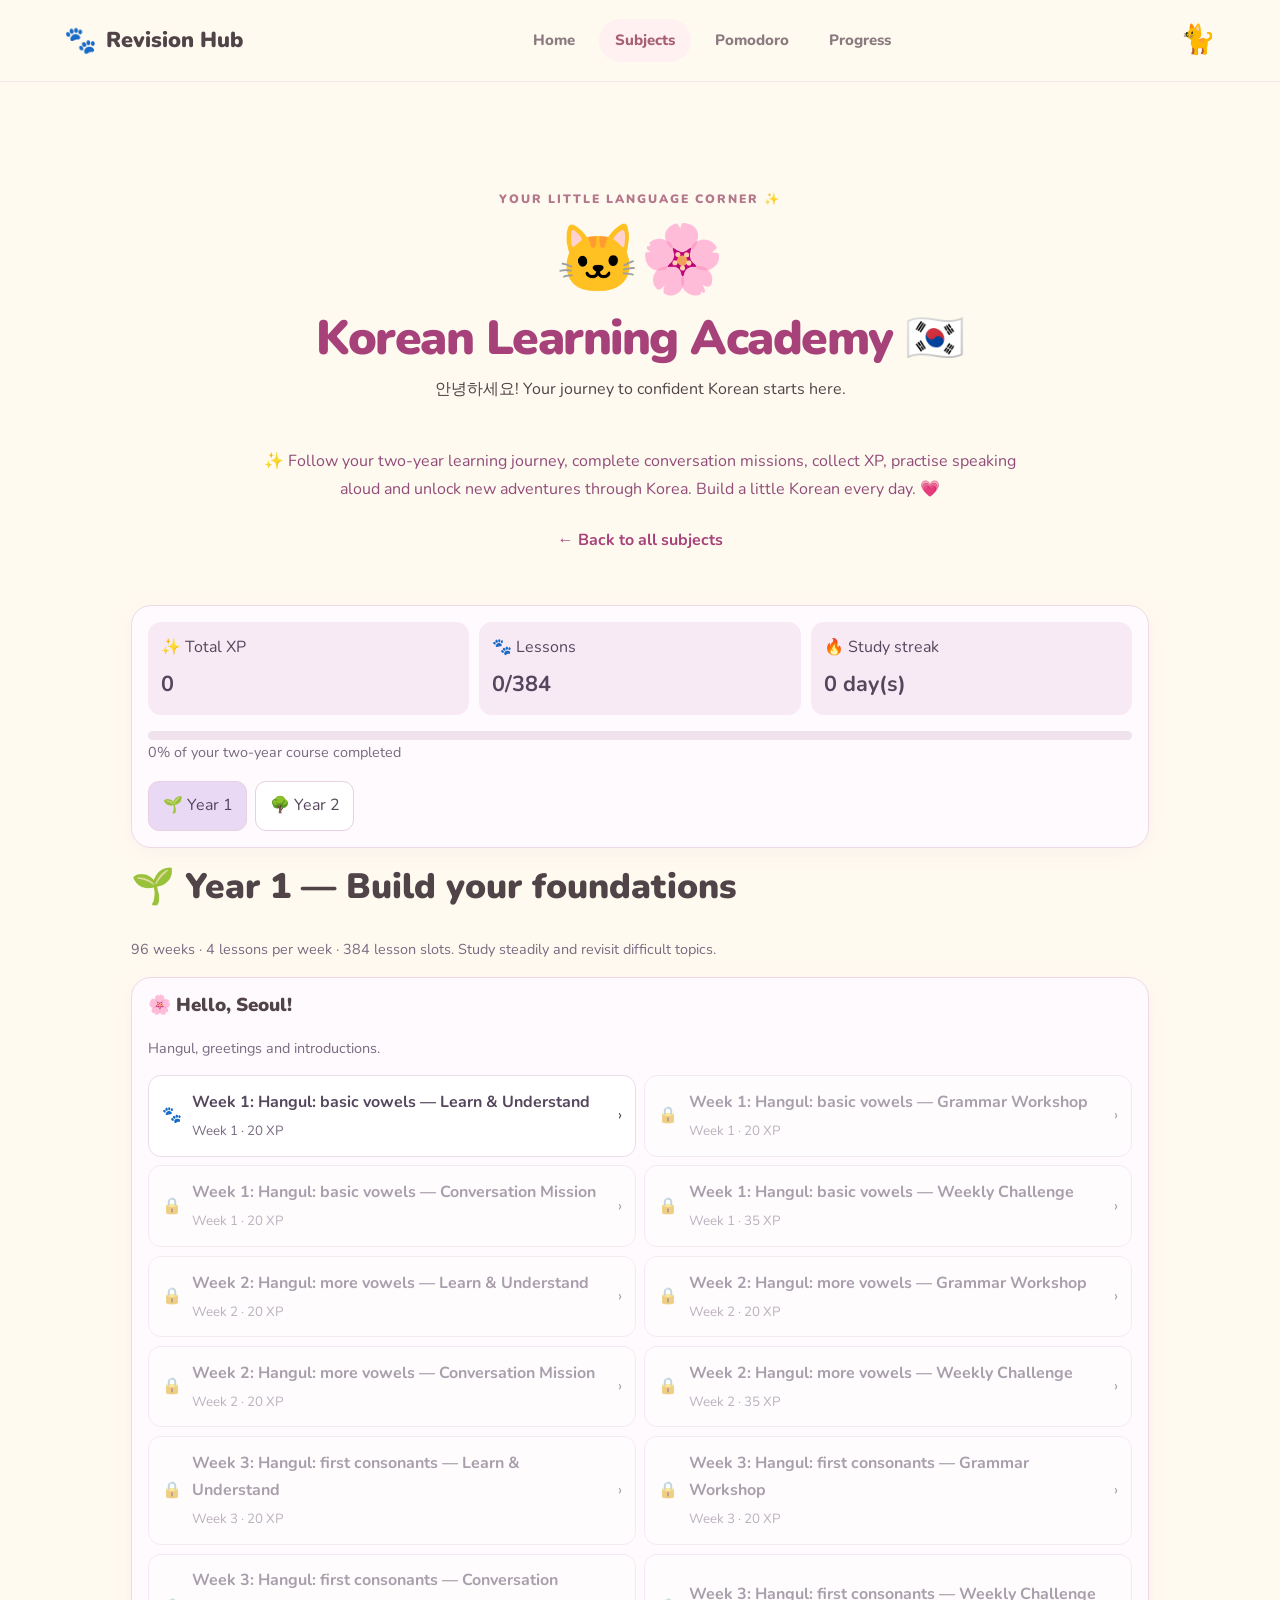
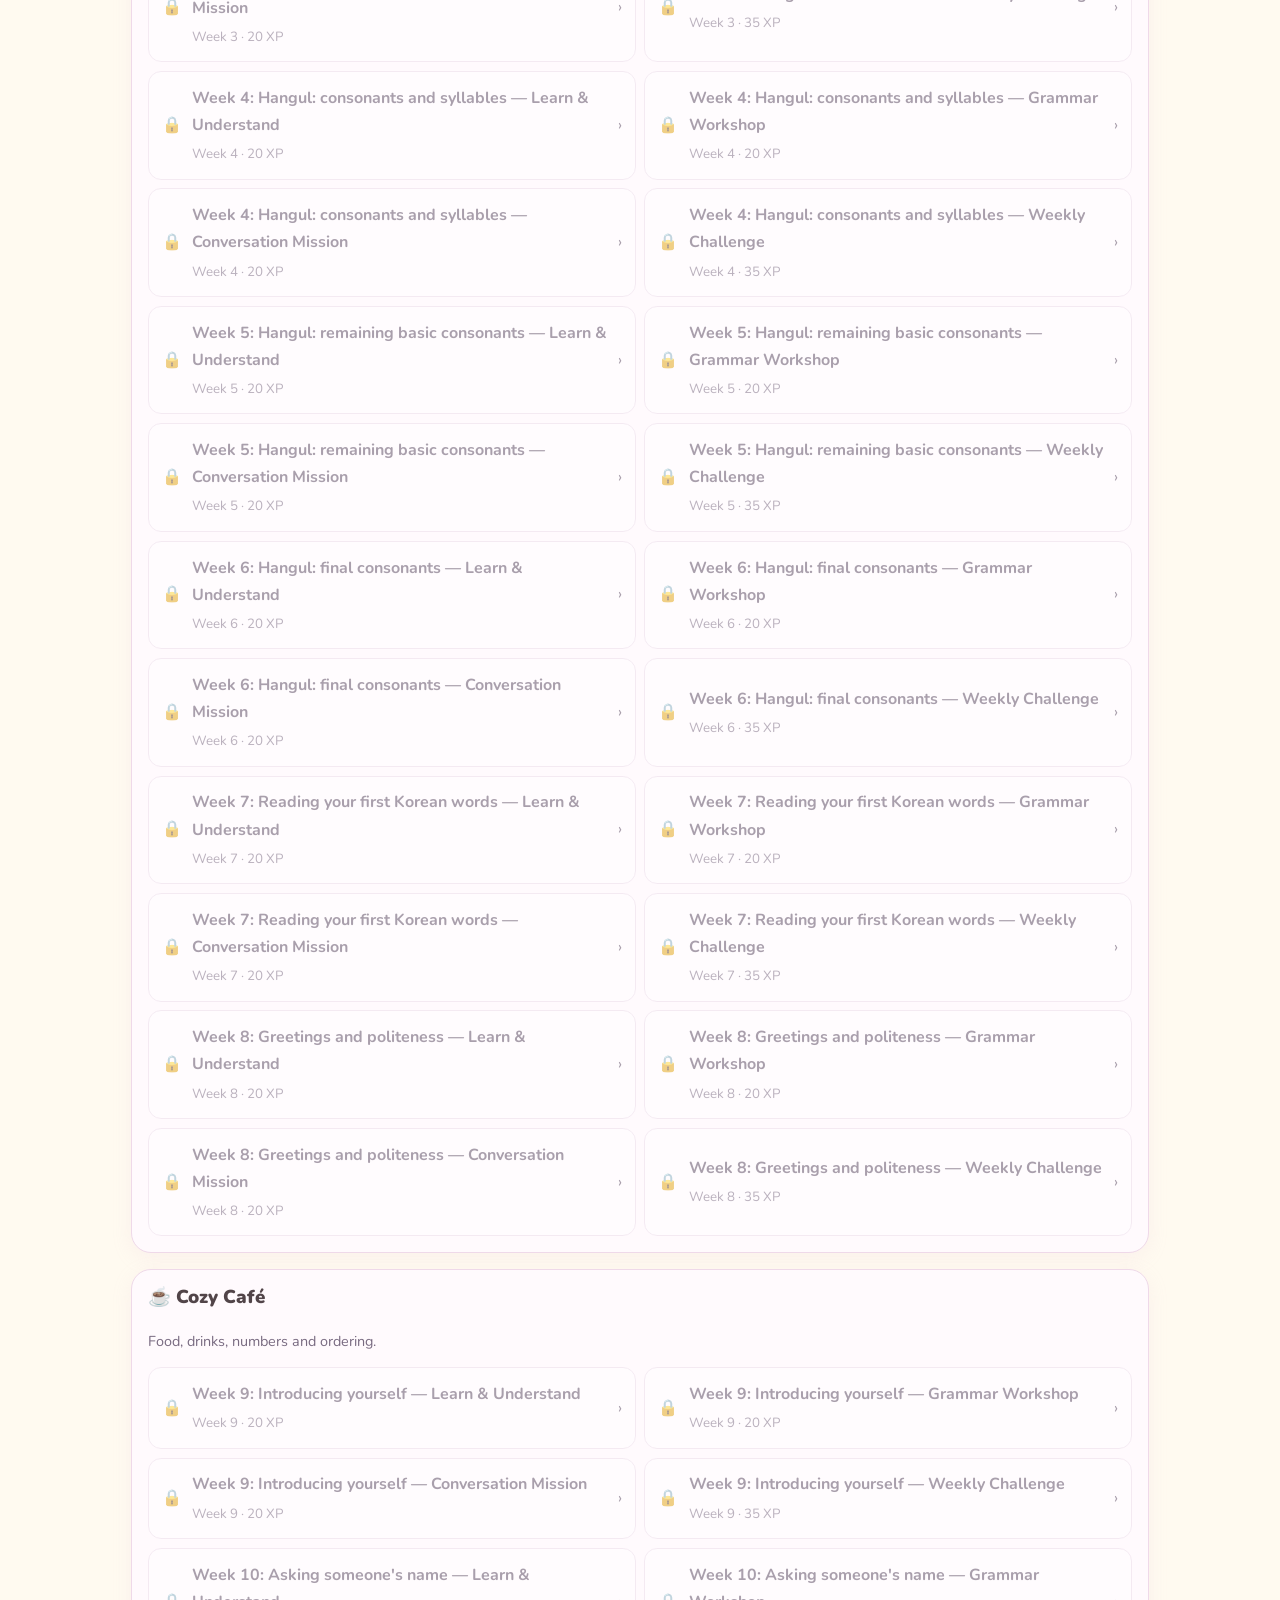
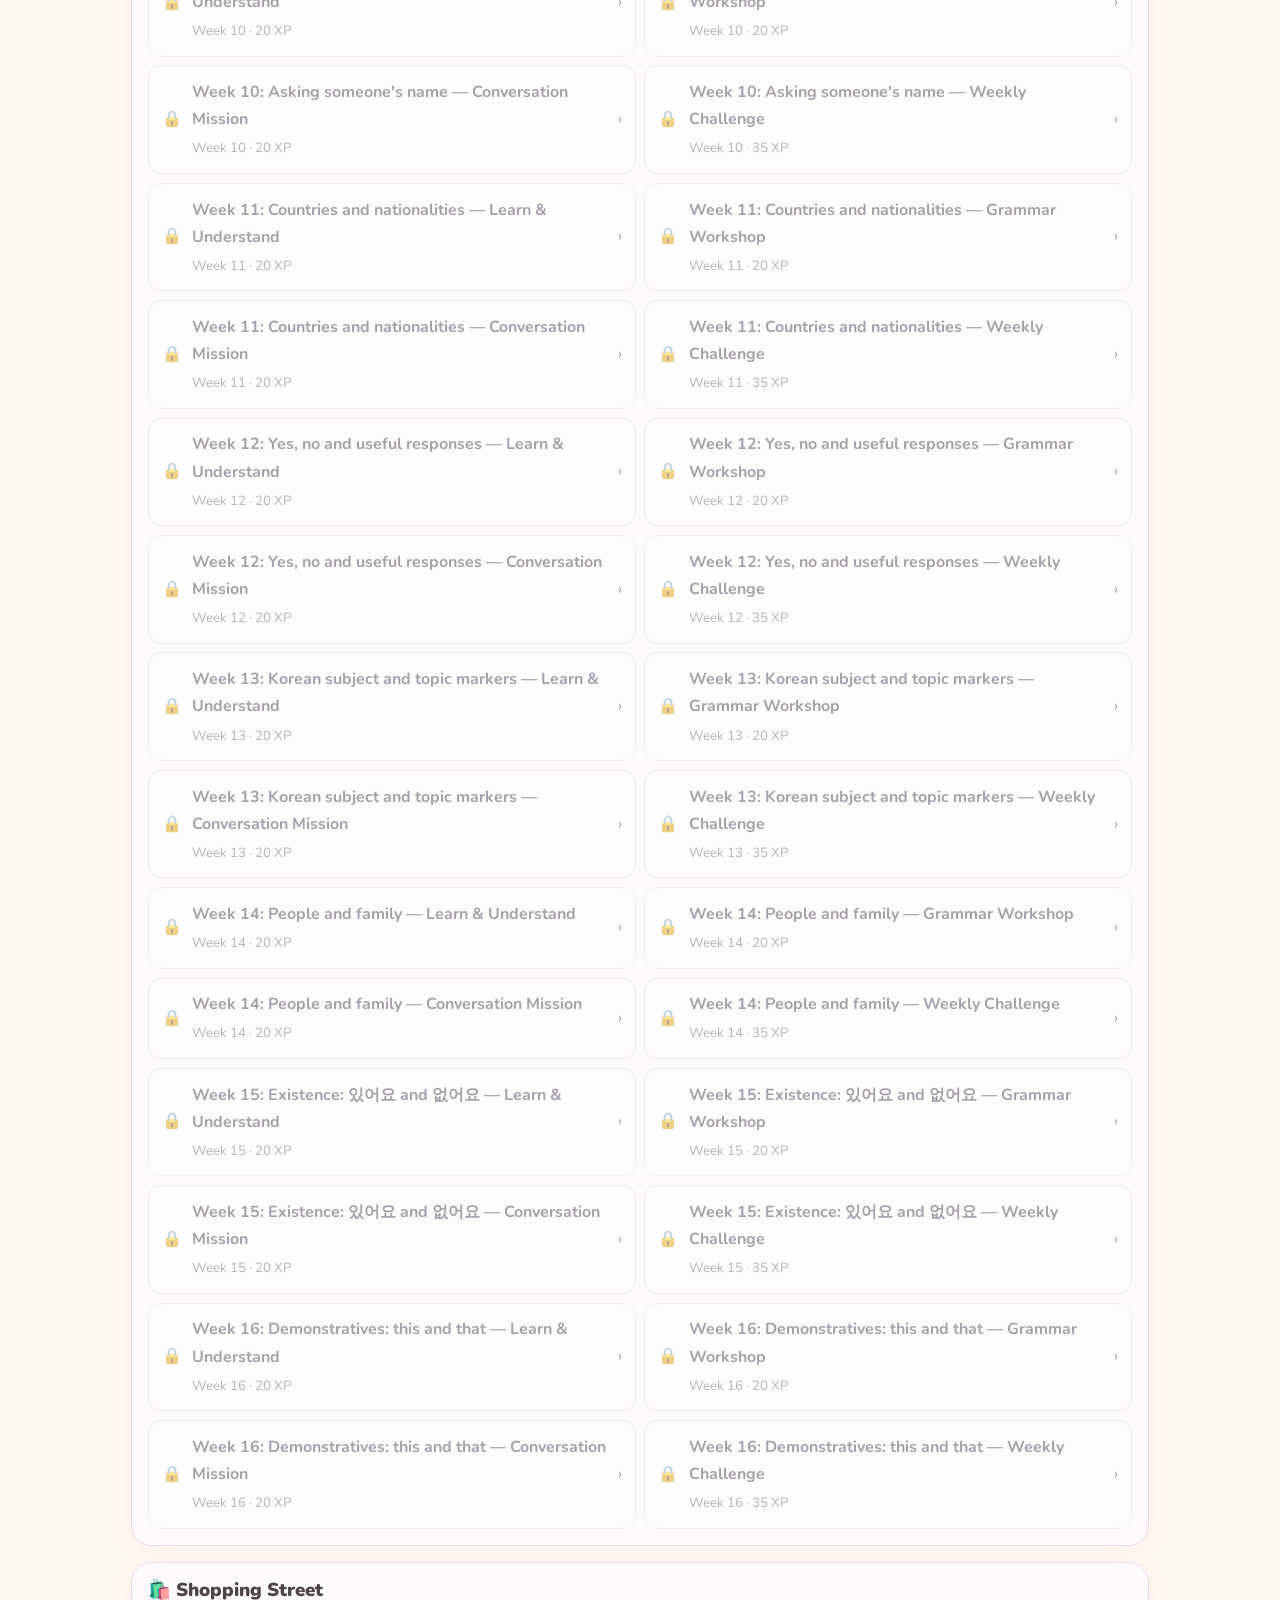
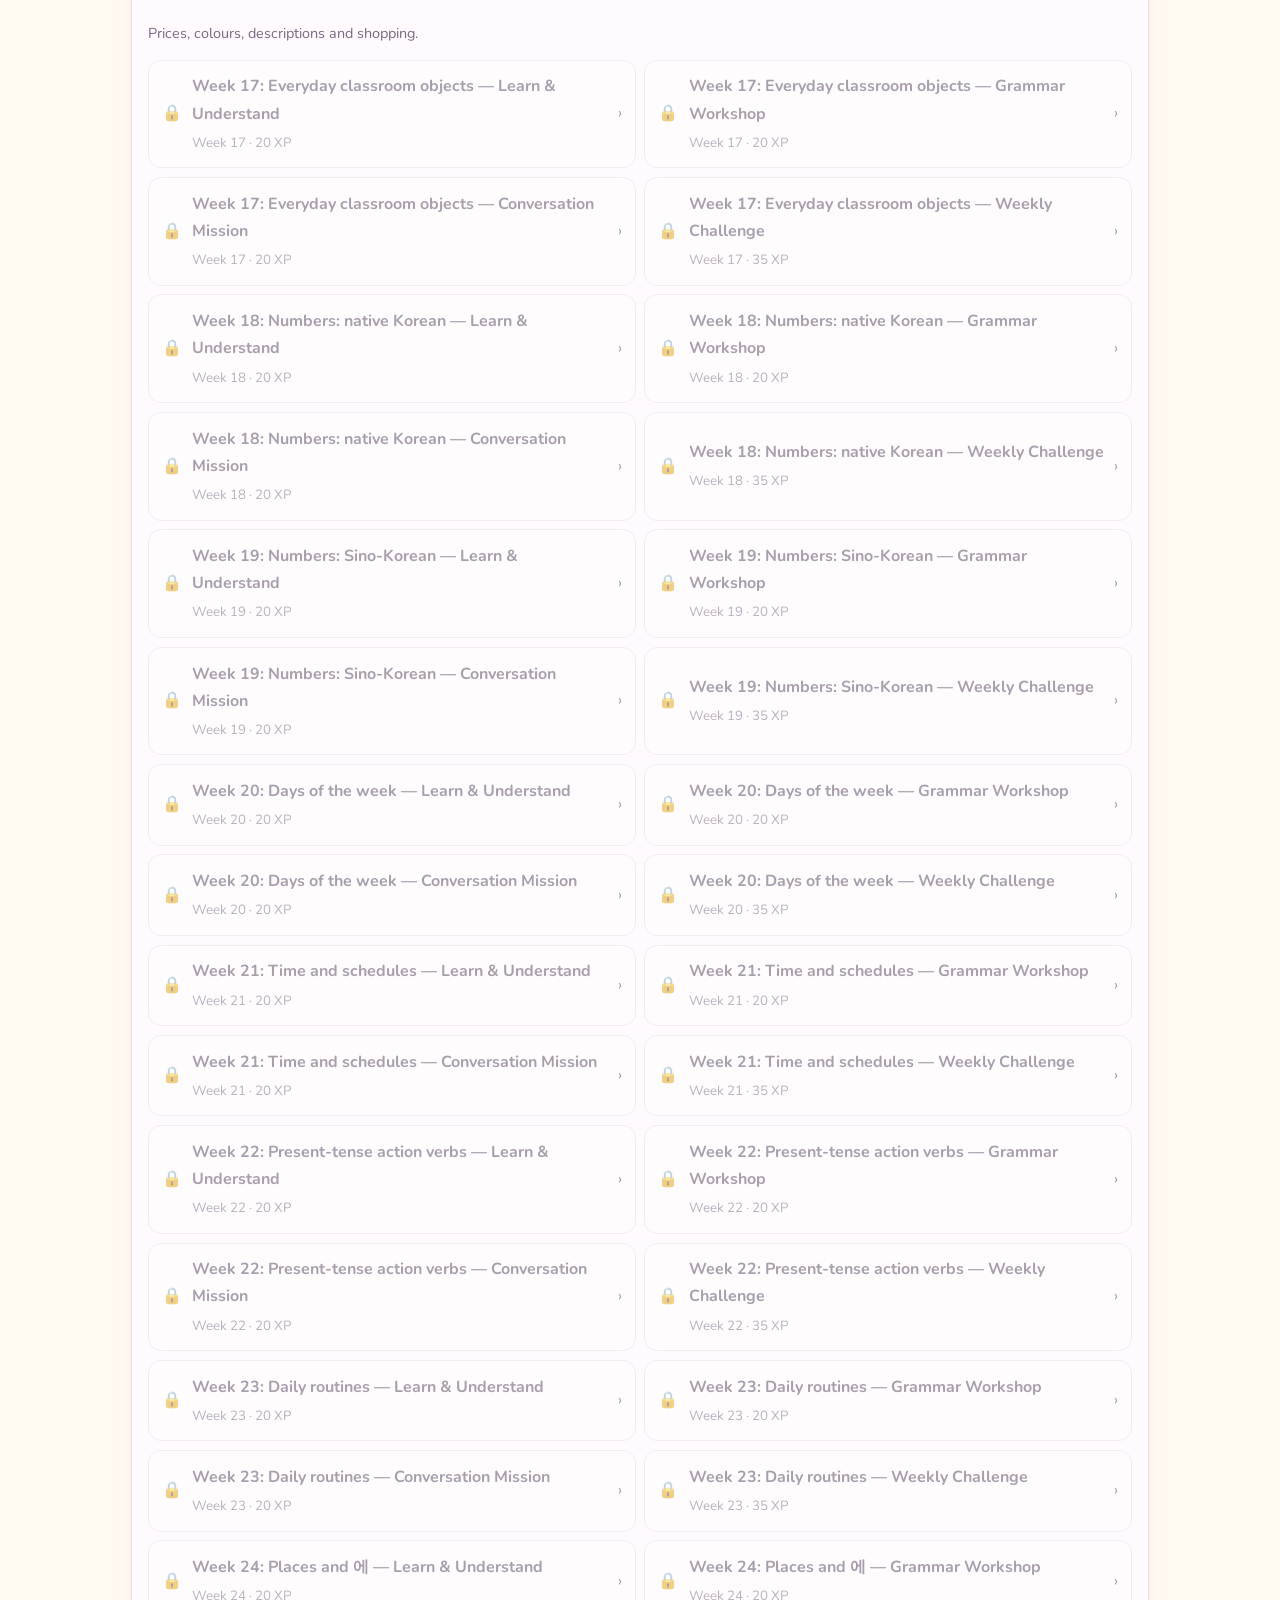
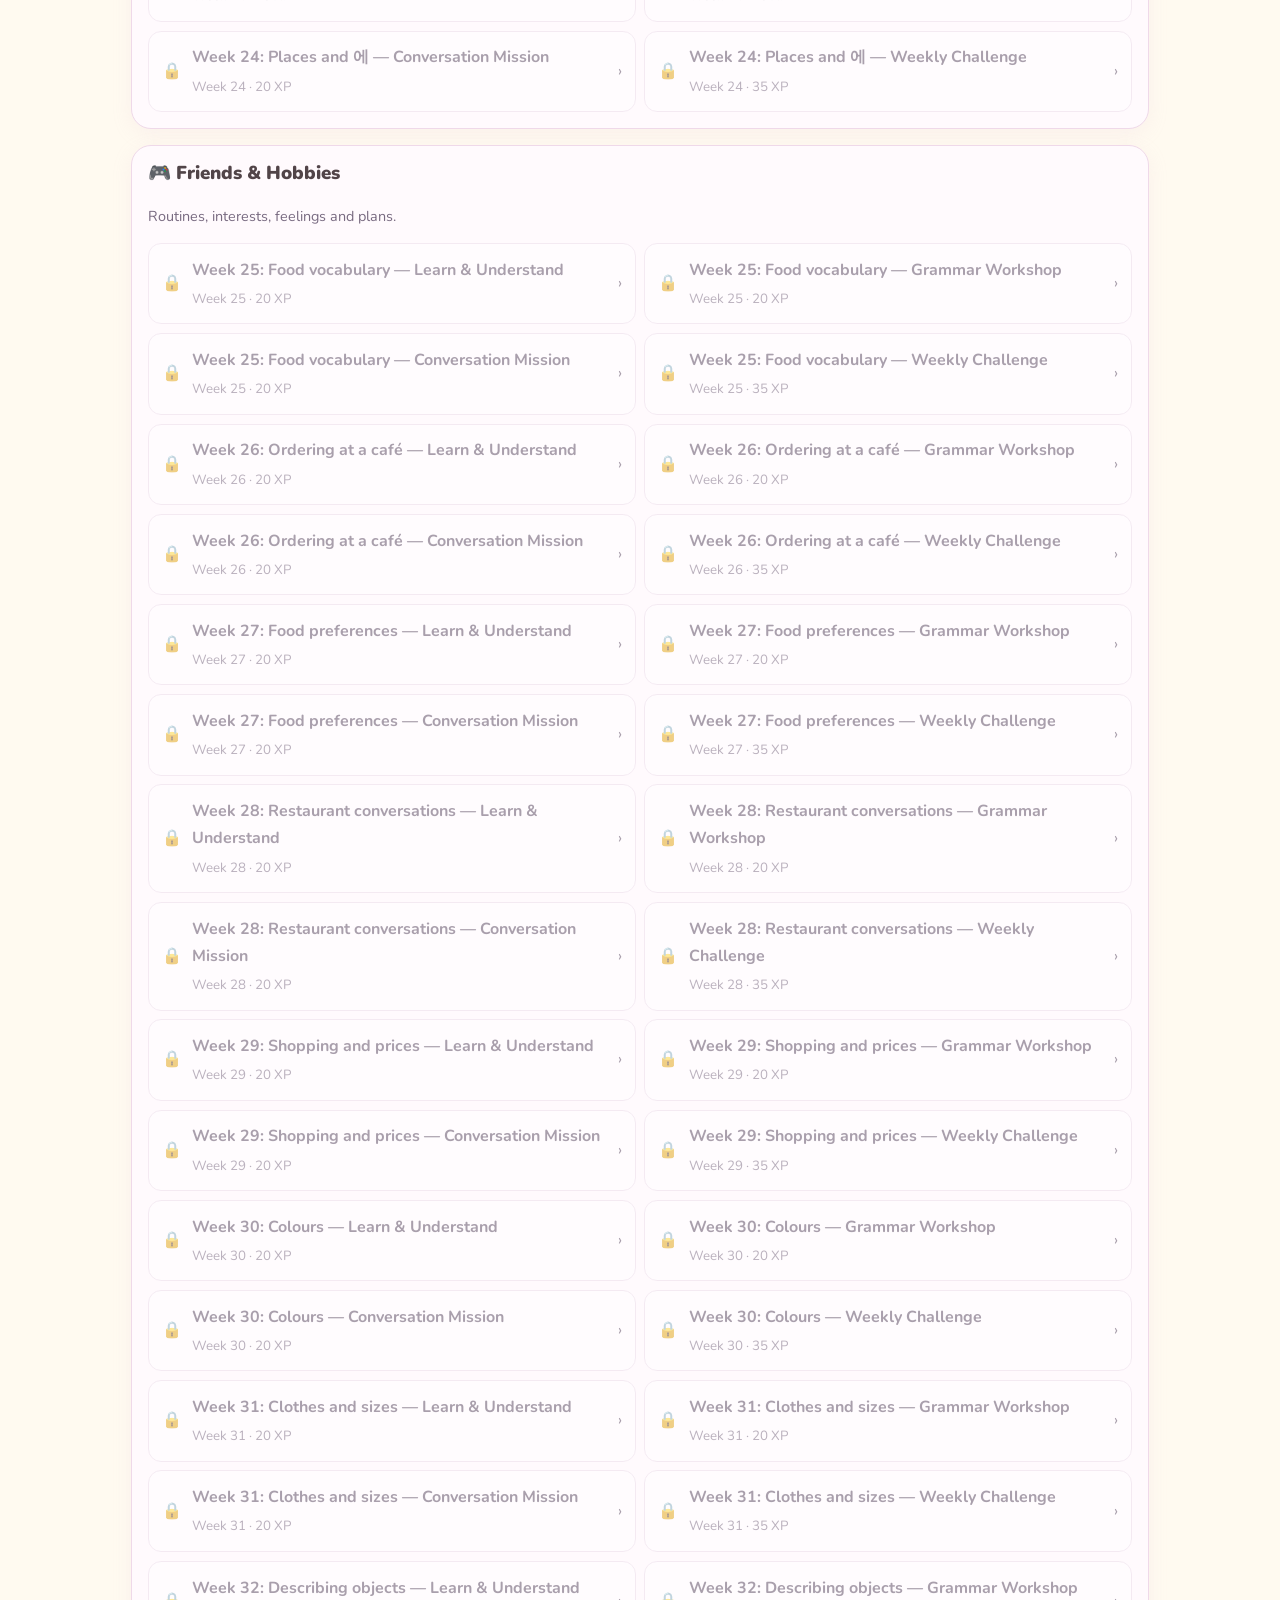
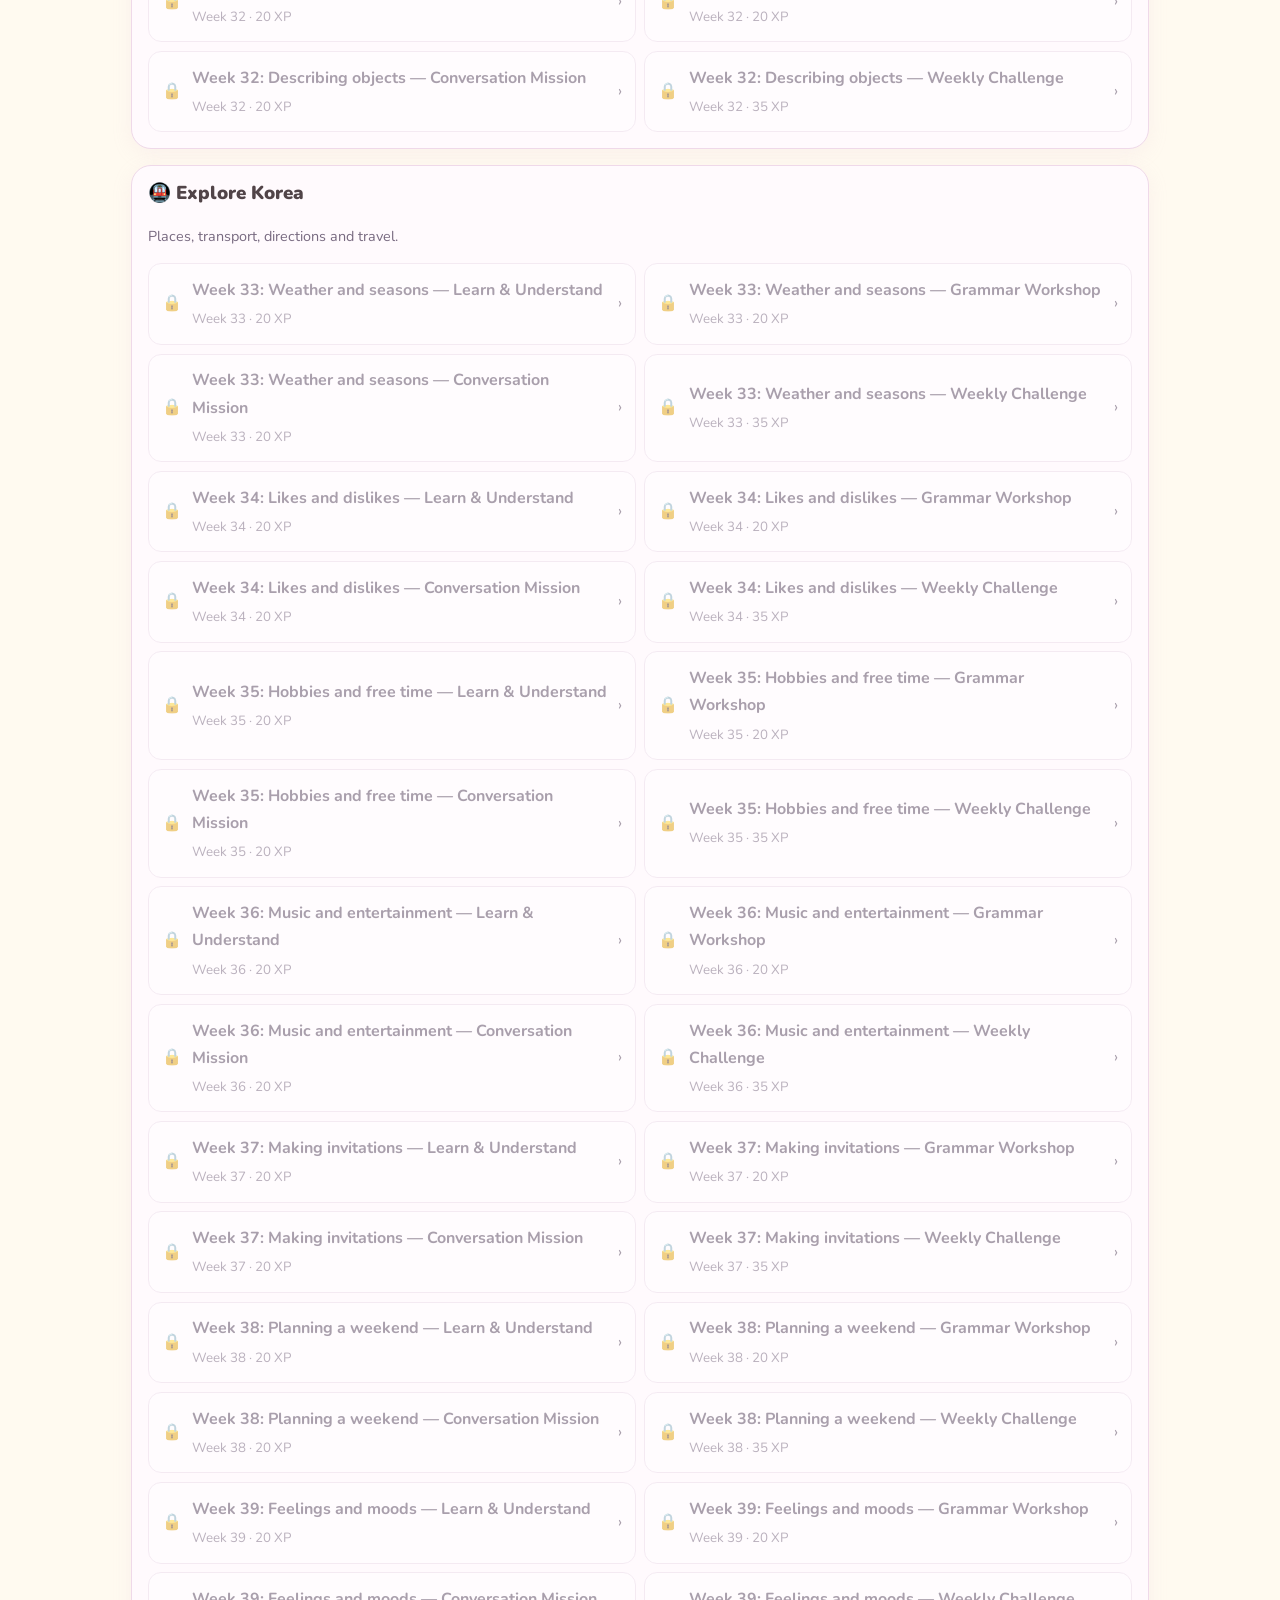
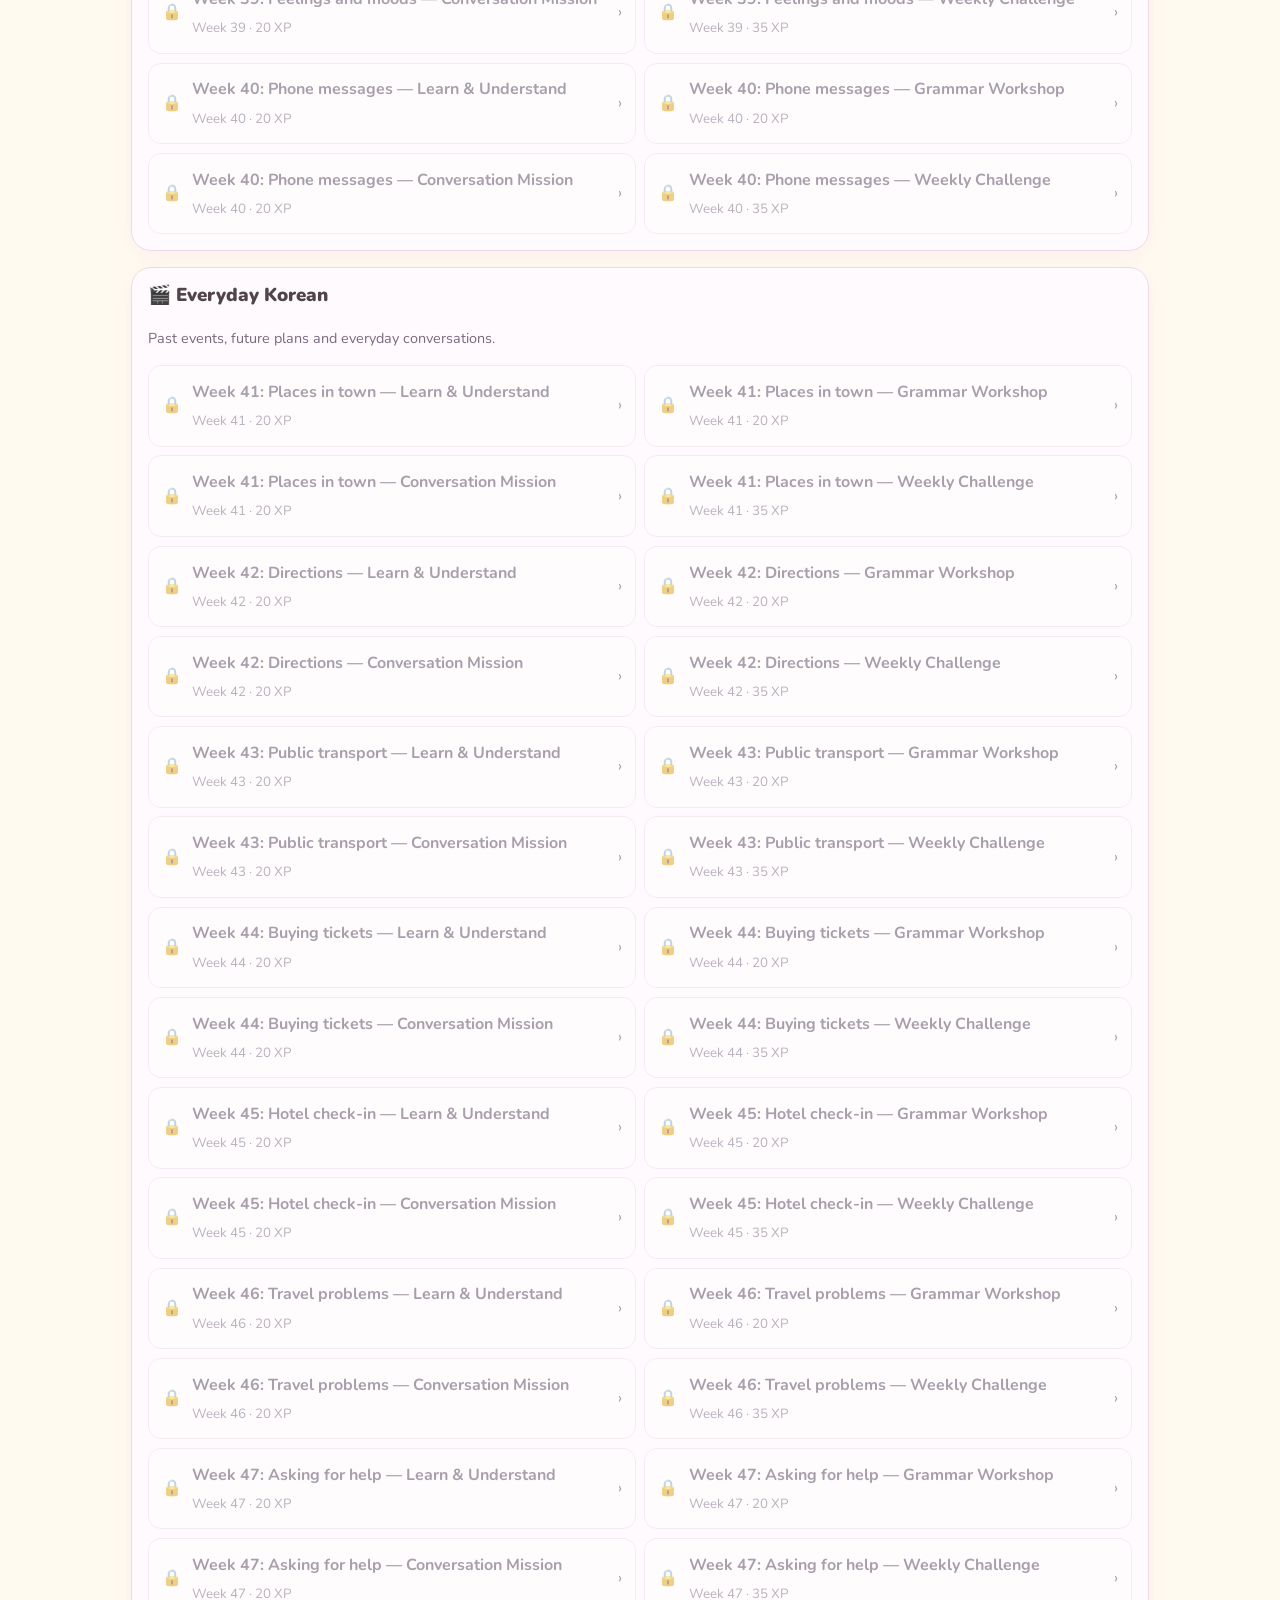
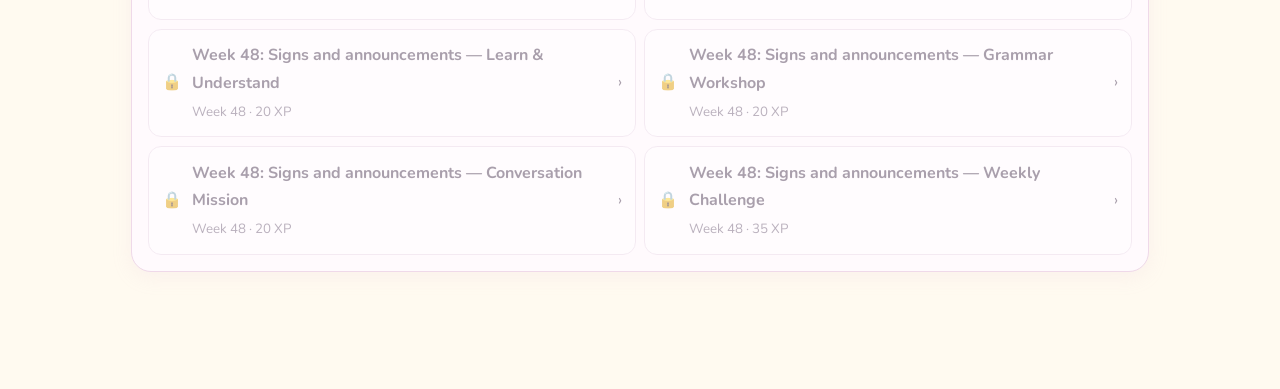
<file: Revision Hub/html/korean.html>
<!DOCTYPE html>
<html lang="en">
<head>
  <meta charset="UTF-8">
  <meta name="viewport" content="width=device-width, initial-scale=1.0">
  <meta name="theme-color" content="#fff3f8">
  <meta name="description" content="A cute, structured Korean learning journey with lessons, quizzes, speaking practice and saved progress.">
  <link rel="stylesheet" href="../style.css">
  <title>Korean Learning Room | Revision Hub 🐾</title>

  <style>
    :root {
      --kr-ink: #59384f;
      --kr-muted: #856b7d;
      --kr-pink: #a64279;
      --kr-border: #f2cde0;
      --kr-card: #fffafd;
      --kr-lav: #f4edff;
      --kr-green: #28794c;
      --kr-red: #b33b64;
    }

    .korean-hero {
      text-align: center;
      padding: clamp(28px, 5vw, 52px) 20px 28px;
    }

    .korean-hero .korean-cat {
      font-size: clamp(3rem, 8vw, 4.2rem);
      line-height: 1.2;
    }

    .korean-hero h1 {
      margin: .5rem 0;
      color: var(--kr-pink);
      font-size: clamp(2rem, 5vw, 3rem);
    }

    .korean-academy-intro {
      max-width: 760px;
      margin: 0 auto 24px;
      text-align: center;
      color: #914c79;
      line-height: 1.75;
    }

    .korean-back-link {
      display: inline-block;
      margin: 0 0 18px;
      color: var(--kr-pink);
      text-decoration: none;
      font-weight: 700;
    }

    .korean-back-link:hover {
      text-decoration: underline;
    }

    #korean-course-app {
      max-width: 1160px;
      margin: 0 auto;
      padding: 0 18px 50px;
      color: var(--kr-ink);
    }

    #korean-course-app * {
      box-sizing: border-box;
    }

    #korean-course-app button,
    #korean-course-app input,
    #korean-course-app select,
    #korean-course-app textarea {
      font: inherit;
    }

    #korean-course-app button {
      cursor: pointer;
    }

    #korean-course-app button:focus-visible,
    #korean-course-app a:focus-visible,
    #korean-course-app input:focus-visible,
    #korean-course-app select:focus-visible,
    #korean-course-app textarea:focus-visible {
      outline: 3px solid #bd79a5;
      outline-offset: 3px;
    }

    #korean-course-app .kr-toolbar {
      display: grid;
      grid-template-columns: minmax(180px, 1fr) minmax(160px, .7fr) auto;
      gap: 10px;
      align-items: end;
      margin: 20px 0;
    }

    #korean-course-app .kr-field label {
      display: block;
      font-weight: 750;
      font-size: .9rem;
      margin-bottom: 5px;
    }

    #korean-course-app input,
    #korean-course-app select,
    #korean-course-app textarea {
      width: 100%;
      padding: 11px 12px;
      border: 1px solid var(--kr-border);
      border-radius: 13px;
      background: #fff;
      color: var(--kr-ink);
    }

    #korean-course-app .korean-year-switch {
      display: flex;
      justify-content: center;
      flex-wrap: wrap;
      gap: 10px;
      margin: 18px 0;
    }

    #korean-course-app .korean-year-button,
    #korean-course-app .korean-action-button {
      border: 2px solid var(--kr-border);
      border-radius: 22px;
      padding: 10px 16px;
      background: #fff5fa;
      color: #914c79;
      font-weight: 750;
      transition: transform .15s ease, background .15s ease;
    }

    #korean-course-app .korean-year-button:hover,
    #korean-course-app .korean-action-button:hover {
      transform: translateY(-1px);
    }

    #korean-course-app .korean-year-button.active,
    #korean-course-app .korean-action-button.primary {
      background: #e9b5d2;
      border-color: #e9b5d2;
      color: #542c48;
    }

    #korean-course-app .korean-progress-panel {
      padding: 22px;
      margin: 20px 0;
      border: 2px solid #f8d6e8;
      border-radius: 24px;
      background: linear-gradient(135deg, #fff5fa, #f4edff);
      color: #914c79;
    }

    #korean-course-app .kr-progress-head {
      display: flex;
      justify-content: space-between;
      gap: 12px;
      flex-wrap: wrap;
    }

    #korean-course-app .korean-progress-track {
      height: 12px;
      margin-top: 12px;
      overflow: hidden;
      border-radius: 20px;
      background: #f3dce9;
    }

    #korean-course-app .korean-progress-fill {
      height: 100%;
      width: 0;
      border-radius: inherit;
      background: linear-gradient(90deg, #cf83b0, #a58be7);
      transition: width .25s ease;
    }

    #korean-course-app .korean-world,
    #korean-course-app .korean-lesson-view {
      margin: 22px 0;
      padding: clamp(17px, 3vw, 25px);
      border: 2px solid #f8d6e8;
      border-radius: 24px;
      background: var(--kr-card);
      color: #754568;
    }

    #korean-course-app .korean-world h2,
    #korean-course-app .korean-world h3,
    #korean-course-app .korean-lesson-view h2,
    #korean-course-app .korean-lesson-view h3 {
      margin-top: 0;
      color: var(--kr-pink);
    }

    #korean-course-app .korean-world-description {
      line-height: 1.7;
    }

    #korean-course-app .korean-lesson-grid {
      display: grid;
      grid-template-columns: repeat(auto-fit, minmax(min(100%, 220px), 1fr));
      gap: 12px;
      margin-top: 18px;
    }

    #korean-course-app .korean-lesson-card {
      display: flex;
      flex-direction: column;
      align-items: flex-start;
      gap: 9px;
      width: 100%;
      min-height: 145px;
      padding: 17px;
      text-align: left;
      color: #754568;
      background: linear-gradient(135deg, #fff5fa, #f4edff);
      border: 2px solid #f8d6e8;
      border-radius: 19px;
      transition: transform .2s ease, box-shadow .2s ease;
    }

    #korean-course-app .korean-lesson-card:not(:disabled):hover {
      transform: translateY(-3px);
      box-shadow: 0 8px 20px #b86d951a;
    }

    #korean-course-app .korean-lesson-card:disabled {
      opacity: .5;
      cursor: not-allowed;
    }

    #korean-course-app .korean-lesson-card strong {
      color: #a64279;
      font-size: 1.03rem;
    }

    #korean-course-app .korean-lesson-status {
      margin-top: auto;
      font-size: .88rem;
      font-weight: 700;
    }

    #korean-course-app .kr-chip {
      display: inline-block;
      padding: 4px 9px;
      border-radius: 99px;
      background: #fbe5f0;
      color: #914c79;
      font-size: .78rem;
      font-weight: 800;
    }

    #korean-course-app .korean-word {
      margin: 18px 0;
      color: #a64279;
      font-size: clamp(2rem, 7vw, 3.2rem);
      font-weight: 850;
      text-align: center;
      overflow-wrap: anywhere;
    }

    #korean-course-app .korean-romanization {
      text-align: center;
      font-size: 1.1rem;
      color: var(--kr-muted);
    }

    #korean-course-app .korean-info-card {
      margin: 14px 0;
      padding: 16px;
      border-radius: 18px;
      background: #fff;
      border: 1px solid #f8d6e8;
      line-height: 1.75;
    }

    #korean-course-app .kr-example {
      font-size: 1.12rem;
      font-weight: 800;
      color: #a64279;
    }

    #korean-course-app .korean-choice-list {
      display: grid;
      gap: 10px;
      margin: 16px 0;
    }

    #korean-course-app .korean-choice {
      width: 100%;
      padding: 13px;
      text-align: left;
      border: 2px solid #f0c5dc;
      border-radius: 15px;
      background: #fff;
      color: #754568;
    }

    #korean-course-app .korean-choice:hover:not(:disabled) {
      background: #fff2f8;
      border-color: #d99abf;
    }

    #korean-course-app .korean-choice:disabled {
      cursor: default;
    }

    #korean-course-app .korean-feedback {
      min-height: 26px;
      font-weight: 750;
    }

    #korean-course-app .korean-feedback.correct {
      color: var(--kr-green);
    }

    #korean-course-app .korean-feedback.incorrect {
      color: var(--kr-red);
    }

    #korean-course-app .korean-dialogue-line {
      margin: 10px 0;
      padding: 12px;
      border-radius: 14px;
      background: #fff;
      line-height: 1.7;
    }

    #korean-course-app .korean-dialogue-line strong {
      color: #a64279;
    }

    #korean-course-app .korean-lesson-actions {
      display: flex;
      flex-wrap: wrap;
      gap: 9px;
      margin-top: 20px;
    }

    #korean-course-app .korean-action-button:disabled {
      opacity: .5;
      cursor: not-allowed;
    }

    #korean-course-app .kr-vocab {
      display: grid;
      grid-template-columns: repeat(auto-fit, minmax(min(100%, 180px), 1fr));
      gap: 10px;
    }

    #korean-course-app .kr-vocab-item {
      padding: 13px;
      border: 1px solid var(--kr-border);
      border-radius: 14px;
      background: #fff;
    }

    #korean-course-app .kr-note {
      min-height: 100px;
      resize: vertical;
      line-height: 1.6;
    }

    #korean-course-app .kr-empty {
      padding: 20px;
      border: 1px dashed var(--kr-border);
      border-radius: 16px;
      color: var(--kr-muted);
      text-align: center;
    }

    #korean-course-app [hidden] {
      display: none !important;
    }

    @media (max-width: 680px) {
      #korean-course-app {
        padding: 0 12px 35px;
      }

      #korean-course-app .kr-toolbar {
        grid-template-columns: 1fr;
      }

      #korean-course-app .korean-lesson-actions .korean-action-button {
        flex: 1 1 140px;
      }
    }

    @media (prefers-reduced-motion: reduce) {
      #korean-course-app * {
        scroll-behavior: auto !important;
        transition: none !important;
      }
    }
  </style>
</head>

<body>
  <header class="site-header">
    <a class="brand" href="index.html" aria-label="Revision Hub home">
      <span class="brand-paw" aria-hidden="true">🐾</span>
      Revision Hub
    </a>

    <nav class="main-nav" aria-label="Main navigation">
      <a href="index.html">Home</a>
      <a href="subjects.html" class="active" aria-current="page">Subjects</a>
      <a href="pomodoro.html">Pomodoro</a>
      <a href="progress.html">Progress</a>
    </nav>

    <span class="header-cat" aria-hidden="true">🐈</span>
  </header>

  <main class="page-container">
    <section class="korean-hero">
      <p class="eyebrow">YOUR LITTLE LANGUAGE CORNER ✨</p>
      <div class="korean-cat" aria-hidden="true">🐱🌸</div>
      <h1>Korean Learning Academy 🇰🇷</h1>
      <p>안녕하세요! Your journey to confident Korean starts here.</p>
    </section>

    <p class="korean-academy-intro">
      ✨ Follow your two-year learning journey, complete conversation
      missions, collect XP, practise speaking aloud and unlock new
      adventures through Korea. Build a little Korean every day. 💗
    </p>

    <div style="text-align:center">
      <a class="korean-back-link" href="subjects.html">
        ← Back to all subjects
      </a>
    </div>

    <div id="korean-course-app" data-year="1" aria-live="off"></div>
  </main>

  <script src="../korean.js" defer></script>
</body>
</html>

<script>
const KoreanAcademy = (() => {
  "use strict";

  const STORAGE_KEY = "studyPawsKoreanV1";
  const TOTAL_WEEKS = 96;
  const LESSONS_PER_WEEK = 4;

  const worlds = [
    { id: 1, year: 1, emoji: "🌸", name: "Hello, Seoul!", description: "Hangul, greetings and introductions." },
    { id: 2, year: 1, emoji: "☕", name: "Cozy Café", description: "Food, drinks, numbers and ordering." },
    { id: 3, year: 1, emoji: "🛍️", name: "Shopping Street", description: "Prices, colours, descriptions and shopping." },
    { id: 4, year: 1, emoji: "🎮", name: "Friends & Hobbies", description: "Routines, interests, feelings and plans." },
    { id: 5, year: 1, emoji: "🚇", name: "Explore Korea", description: "Places, transport, directions and travel." },
    { id: 6, year: 1, emoji: "🎬", name: "Everyday Korean", description: "Past events, future plans and everyday conversations." },
    { id: 7, year: 2, emoji: "💬", name: "Natural Conversations", description: "Longer replies, reactions and social Korean." },
    { id: 8, year: 2, emoji: "📚", name: "Grammar Power-Up", description: "Connectors, clauses and nuanced meanings." },
    { id: 9, year: 2, emoji: "🧳", name: "Travel Pro", description: "Travel arrangements and solving problems." },
    { id: 10, year: 2, emoji: "🫶", name: "Life, Work & Study", description: "Opinions, relationships and formal situations." },
    { id: 11, year: 2, emoji: "🎧", name: "Listening & Stories", description: "Longer texts, casual speech and storytelling." },
    { id: 12, year: 2, emoji: "🏆", name: "Independent Korean", description: "Independent communication and final projects." }
  ];

  /*
   * Each week has its own topic, vocabulary, grammar focus,
   * dialogue, and learning target.
   */
  const curriculum = [
    {
      topic: "Hangul: basic vowels",
      vocab: [["ㅏ", "a", "Vowel sound: a"], ["ㅓ", "eo", "Vowel sound: eo"], ["ㅗ", "o", "Vowel sound: o"], ["ㅜ", "u", "Vowel sound: u"]],
      grammar: "Hangul is an alphabet. Learn each vowel's sound and shape before combining letters into syllable blocks.",
      example: "아 · 어 · 오 · 우",
      translation: "Basic vowel syllables",
      mission: "Write each vowel five times. Read the four syllables aloud without using the romanisation."
    },
    {
      topic: "Hangul: more vowels",
      vocab: [["ㅡ", "eu", "Vowel"], ["ㅣ", "i", "Vowel"], ["ㅐ", "ae", "Vowel"], ["ㅔ", "e", "Vowel"]],
      grammar: "Some Korean vowel contrasts vary by speaker. Practise the standard learning distinction and recognise real pronunciation differences.",
      example: "으 · 이 · 애 · 에",
      translation: "More vowel syllables",
      mission: "Read the vowel set aloud, then write it from memory."
    },
    {
      topic: "Hangul: first consonants",
      vocab: [["ㄱ", "g/k", "Consonant"], ["ㄴ", "n", "Consonant"], ["ㄷ", "d/t", "Consonant"], ["ㄹ", "r/l", "Consonant"]],
      grammar: "Korean consonant sounds can change slightly by position. Learn the basic sound first; refine pronunciation as you progress.",
      example: "가 · 나 · 다 · 라",
      translation: "Consonant-vowel blocks",
      mission: "Read each syllable and identify the consonant at the beginning."
    },
    {
      topic: "Hangul: consonants and syllables",
      vocab: [["ㅁ", "m", "Consonant"], ["ㅂ", "b/p", "Consonant"], ["ㅅ", "s", "Consonant"], ["ㅇ", "silent/ng", "Consonant"]],
      grammar: "ㅇ is silent at the start of a syllable and represents ng at the end. A syllable block combines letters into one unit.",
      example: "마 · 바 · 사 · 아",
      translation: "Read the syllable blocks",
      mission: "Read the syllables aloud and explain the two positions of ㅇ."
    },
    {
      topic: "Hangul: remaining basic consonants",
      vocab: [["ㅈ", "j", "Consonant"], ["ㅊ", "ch", "Consonant"], ["ㅋ", "k", "Consonant"], ["ㅌ", "t", "Consonant"]],
      grammar: "Some consonants are aspirated, meaning they are pronounced with a stronger burst of air. Compare ㅋ with ㄱ and ㅌ with ㄷ.",
      example: "자 · 차 · 카 · 타",
      translation: "Compare consonant sounds",
      mission: "Read each block and practise the stronger airflow in aspirated consonants."
    },
    {
      topic: "Hangul: final consonants",
      vocab: [["악", "ak", "Syllable with final ㄱ"], ["안", "an", "Syllable with final ㄴ"], ["암", "am", "Syllable with final ㅁ"], ["알", "al", "Syllable with final ㄹ"]],
      grammar: "A final consonant is called 받침 (batchim). Its position is at the bottom of a syllable block and its sound may differ from its initial sound.",
      example: "안녕하세요",
      translation: "Hello (polite)",
      mission: "Find the final consonant in 안녕하세요 and practise reading syllables with 받침."
    },
    {
      topic: "Reading your first Korean words",
      vocab: [["나", "na", "I / me (casual)"], ["너", "neo", "You (casual)"], ["우리", "uri", "We / our"], ["나라", "nara", "Country"]],
      grammar: "Read Hangul directly rather than relying on romanisation. Romanisation is a temporary aid, not a replacement for reading.",
      example: "우리나라",
      translation: "Our country",
      mission: "Read all four words in Hangul, then cover the romanisation and English."
    },
    {
      topic: "Greetings and politeness",
      vocab: [["안녕하세요", "annyeonghaseyo", "Hello"], ["감사합니다", "gamsahamnida", "Thank you"], ["죄송합니다", "joesonghamnida", "I'm sorry"], ["안녕히 가세요", "annyeonghi gaseyo", "Goodbye to someone leaving"]],
      grammar: "Korean has speech levels. The polite -요 style and formal polite endings are useful with strangers, teachers and people you do not know well.",
      example: "안녕하세요. 감사합니다.",
      translation: "Hello. Thank you.",
      mission: "Perform a greeting and farewell in a polite role-play."
    },
    {
      topic: "Introducing yourself",
      vocab: [["저", "jeo", "I (polite)"], ["이름", "ireum", "Name"], ["학생", "haksaeng", "Student"], ["사람", "saram", "Person"]],
      grammar: "저는 학생이에요 means 'I am a student.' Use 이에요 after a consonant and 예요 after a vowel.",
      example: "저는 학생이에요.",
      translation: "I am a student.",
      mission: "Introduce yourself using your name and one true detail."
    },
    {
      topic: "Asking someone's name",
      vocab: [["제", "je", "My"], ["이름이 뭐예요?", "ireumi mwoyeyo?", "What is your name?"], ["만나다", "mannada", "To meet"], ["반갑다", "bangapda", "To be glad"]],
      grammar: "이름이 뭐예요? asks someone's name politely. 제 이름은 …예요 means 'My name is …'.",
      example: "제 이름은 민지예요.",
      translation: "My name is Minji.",
      mission: "Ask a partner their name, answer, and say that you are pleased to meet them."
    },
    {
      topic: "Countries and nationalities",
      vocab: [["한국", "hanguk", "Korea"], ["영국", "yeongguk", "United Kingdom"], ["미국", "miguk", "United States"], ["어디", "eodi", "Where"]],
      grammar: "어디에서 왔어요? means 'Where are you from?' Use 에서 왔어요 to say where you came from.",
      example: "저는 영국에서 왔어요.",
      translation: "I am from the UK.",
      mission: "Ask and answer where two fictional people are from."
    },
    {
      topic: "Yes, no and useful responses",
      vocab: [["네", "ne", "Yes"], ["아니요", "aniyo", "No"], ["괜찮아요", "gwaenchanayo", "It's okay"], ["천만에요", "cheonmaneyo", "You're welcome"]],
      grammar: "네 and 아니요 are polite responses. 괜찮아요 can mean 'I'm okay' or 'It's fine', depending on the situation.",
      example: "네, 괜찮아요.",
      translation: "Yes, it's okay.",
      mission: "Respond politely to a question, an apology and an offer of help."
    },
    {
      topic: "Korean subject and topic markers",
      vocab: [["은", "eun", "Topic marker after a consonant"], ["는", "neun", "Topic marker after a vowel"], ["이", "i", "Subject marker after a consonant"], ["가", "ga", "Subject marker after a vowel"]],
      grammar: "은/는 mark the topic, while 이/가 mark the subject. Their use depends on context and emphasis; do not treat them as exact English equivalents.",
      example: "저는 학생이에요.",
      translation: "I am a student.",
      mission: "Identify the topic marker in three short sentences."
    },
    {
      topic: "People and family",
      vocab: [["가족", "gajok", "Family"], ["어머니", "eomeoni", "Mother"], ["아버지", "abeoji", "Father"], ["동생", "dongsaeng", "Younger sibling"]],
      grammar: "Korean family terms distinguish age and relationship. Choose a term based on the relationship rather than translating every English family word literally.",
      example: "가족이 있어요.",
      translation: "I have a family.",
      mission: "Describe your family or invent a family for a fictional character."
    },
    {
      topic: "Existence: 있어요 and 없어요",
      vocab: [["있어요", "isseoyo", "There is / have"], ["없어요", "eopseoyo", "There isn't / don't have"], ["집", "jip", "House / home"], ["책", "chaek", "Book"]],
      grammar: "있어요 and 없어요 describe existence or possession. 책이 있어요 can mean 'There is a book' or 'I have a book', depending on context.",
      example: "책이 있어요.",
      translation: "There is a book / I have a book.",
      mission: "Say three things you have and two things you do not have."
    },
    {
      topic: "Demonstratives: this and that",
      vocab: [["이거", "igeo", "This thing"], ["그거", "geugeo", "That thing (near listener / known)"], ["저거", "jeogeo", "That thing over there"], ["뭐", "mwo", "What"]],
      grammar: "이거, 그거 and 저거 distinguish things by distance or context. Add a polite question to ask what something is.",
      example: "이거 뭐예요?",
      translation: "What is this?",
      mission: "Point to three objects and ask what each one is in Korean."
    },
    {
      topic: "Everyday classroom objects",
      vocab: [["연필", "yeonpil", "Pencil"], ["공책", "gongchaek", "Notebook"], ["가방", "gabang", "Bag"], ["책상", "chaeksang", "Desk"]],
      grammar: "Use 이거/그거/저거 with object names. Practise identifying an item before adding descriptions.",
      example: "이거는 연필이에요.",
      translation: "This is a pencil.",
      mission: "Label five objects around you in Korean."
    },
    {
      topic: "Numbers: native Korean",
      vocab: [["하나", "hana", "One"], ["둘", "dul", "Two"], ["셋", "set", "Three"], ["넷", "net", "Four"]],
      grammar: "Native Korean numbers are commonly used for counting objects with many counters and for hours. Before counters, 하나/둘/셋/넷 often become 한/두/세/네.",
      example: "사과 두 개",
      translation: "Two apples",
      mission: "Count four objects and practise the shortened forms before 개."
    },
    {
      topic: "Numbers: Sino-Korean",
      vocab: [["일", "il", "One"], ["이", "i", "Two"], ["삼", "sam", "Three"], ["사", "sa", "Four"]],
      grammar: "Sino-Korean numbers are used for many dates, money, minutes and phone numbers. Learn which number system fits each context.",
      example: "삼천 원",
      translation: "Three thousand won",
      mission: "Read prices and practise numbers from one to four in Sino-Korean."
    },
    {
      topic: "Days of the week",
      vocab: [["월요일", "woryoil", "Monday"], ["화요일", "hwayoil", "Tuesday"], ["수요일", "suyoil", "Wednesday"], ["오늘", "oneul", "Today"]],
      grammar: "요일 means day of the week. Use 오늘, 내일 and 어제 to refer to today, tomorrow and yesterday.",
      example: "오늘은 월요일이에요.",
      translation: "Today is Monday.",
      mission: "Say today's day and name two activities for different days."
    },
    {
      topic: "Time and schedules",
      vocab: [["시간", "sigan", "Time"], ["시", "si", "Hour / o'clock"], ["분", "bun", "Minute"], ["몇 시", "myeot si", "What time"]],
      grammar: "Korean time normally uses native Korean numbers for hours and Sino-Korean numbers for minutes.",
      example: "세 시 십 분이에요.",
      translation: "It's 3:10.",
      mission: "Read three times aloud and ask a fictional friend what time it is."
    },
    {
      topic: "Present-tense action verbs",
      vocab: [["가다", "gada", "To go"], ["먹다", "meokda", "To eat"], ["보다", "boda", "To see / watch"], ["하다", "hada", "To do"]],
      grammar: "The dictionary form usually ends in 다. Common polite present forms include 가요, 먹어요, 봐요 and 해요.",
      example: "학교에 가요.",
      translation: "I go to school.",
      mission: "Turn all four dictionary verbs into polite present-tense forms."
    },
    {
      topic: "Daily routines",
      vocab: [["일어나다", "ireonada", "To get up"], ["공부하다", "gongbuhada", "To study"], ["일하다", "ilhada", "To work"], ["자다", "jada", "To sleep"]],
      grammar: "Place time expressions before the main action when appropriate. Korean often omits a subject when context makes it clear.",
      example: "아침에 공부해요.",
      translation: "I study in the morning.",
      mission: "Describe your morning, afternoon and evening using three verbs."
    },
    {
      topic: "Places and 에",
      vocab: [["학교", "hakgyo", "School"], ["집", "jip", "Home"], ["카페", "kape", "Café"], ["에", "e", "To / at (destination or location)"]],
      grammar: "에 marks a destination with movement verbs and a location with certain states. Compare 학교에 가요 with 집에 있어요.",
      example: "카페에 가요.",
      translation: "I go to the café.",
      mission: "Say where you go and where you are, using 에 correctly."
    },
    {
      topic: "Food vocabulary",
      vocab: [["밥", "bap", "Rice / meal"], ["김치", "gimchi", "Kimchi"], ["불고기", "bulgogi", "Bulgogi"], ["물", "mul", "Water"]],
      grammar: "Korean food words often refer to a dish or a meal as well as an ingredient. Learn each word in a useful phrase.",
      example: "김치를 먹어요.",
      translation: "I eat kimchi.",
      mission: "Name three foods you like and one food you would like to try."
    },
    {
      topic: "Ordering at a café",
      vocab: [["커피", "keopi", "Coffee"], ["차", "cha", "Tea"], ["주세요", "juseyo", "Please give me"], ["메뉴", "menyu", "Menu"]],
      grammar: "A simple polite request is noun + 주세요. For example, 커피 주세요 means 'Coffee, please.'",
      example: "차 주세요.",
      translation: "Tea, please.",
      mission: "Order a drink and politely ask to see the menu."
    },
    {
      topic: "Food preferences",
      vocab: [["좋아하다", "joahada", "To like"], ["싫어하다", "sireohada", "To dislike"], ["맛있다", "masitda", "To be delicious"], ["매워요", "maewoyo", "It's spicy"]],
      grammar: "좋아해요 means 'like'. 맛있어요 means 'It's delicious'. Describe both your preference and your reason.",
      example: "김치가 맛있어요.",
      translation: "Kimchi is delicious.",
      mission: "Explain which dish you like and describe its taste."
    },
    {
      topic: "Restaurant conversations",
      vocab: [["메뉴판", "menyupan", "Menu"], ["주문하다", "jumunhada", "To order"], ["계산", "gyesan", "Bill / payment"], ["물 더 주세요", "mul deo juseyo", "More water, please"]],
      grammar: "Use 주세요 for requests. 계산해 주세요 is a useful phrase when asking to pay the bill.",
      example: "계산해 주세요.",
      translation: "The bill, please.",
      mission: "Role-play entering a restaurant, ordering and asking for the bill."
    },
    {
      topic: "Shopping and prices",
      vocab: [["얼마예요?", "eolmayeyo?", "How much is it?"], ["원", "won", "Korean won"], ["비싸요", "bissayo", "It's expensive"], ["싸요", "ssayo", "It's cheap"]],
      grammar: "Ask 이거 얼마예요? to find out the price of an item. Prices are normally read using Sino-Korean numbers.",
      example: "이거 얼마예요?",
      translation: "How much is this?",
      mission: "Ask about three prices and decide which item is cheaper."
    },
    {
      topic: "Colours",
      vocab: [["빨간색", "ppalgansaek", "Red"], ["파란색", "paransaek", "Blue"], ["검은색", "geomeunsaek", "Black"], ["하얀색", "hayansaek", "White"]],
      grammar: "Colours can be used as nouns or in descriptive forms. Practise colour + object combinations.",
      example: "파란 가방",
      translation: "Blue bag",
      mission: "Describe five objects by colour."
    },
    {
      topic: "Clothes and sizes",
      vocab: [["옷", "ot", "Clothes"], ["바지", "baji", "Trousers"], ["치마", "chima", "Skirt"], ["사이즈", "saijeu", "Size"]],
      grammar: "To ask whether something is available in a size, specify the size and use 있어요? for availability.",
      example: "큰 사이즈 있어요?",
      translation: "Do you have a large size?",
      mission: "Ask for a different size and explain what kind of clothing you want."
    },
    {
      topic: "Describing objects",
      vocab: [["크다", "keuda", "To be big"], ["작다", "jakda", "To be small"], ["예쁘다", "yeppeuda", "To be pretty"], ["새롭다", "saeropda", "To be new"]],
      grammar: "Descriptive verbs change form before nouns: 큰 가방 means 'big bag'; 예쁜 옷 means 'pretty clothes'.",
      example: "예쁜 가방이에요.",
      translation: "It's a pretty bag.",
      mission: "Describe an object using two adjectives."
    },
    {
      topic: "Weather and seasons",
      vocab: [["날씨", "nalssi", "Weather"], ["덥다", "deopda", "To be hot"], ["춥다", "chupda", "To be cold"], ["비", "bi", "Rain"]],
      grammar: "Use 날씨가 좋아요 for 'The weather is nice'. Descriptive verbs conjugate differently from English adjectives.",
      example: "오늘은 추워요.",
      translation: "It's cold today.",
      mission: "Describe the weather today and what you would wear."
    },
    {
      topic: "Likes and dislikes",
      vocab: [["음악", "eumak", "Music"], ["영화", "yeonghwa", "Film"], ["운동", "undong", "Exercise"], ["독서", "dokseo", "Reading"]],
      grammar: "Use N을/를 좋아해요 to say you like something. The object marker is 을 after a consonant and 를 after a vowel.",
      example: "음악을 좋아해요.",
      translation: "I like music.",
      mission: "Describe three interests and ask someone what they like."
    },
    {
      topic: "Hobbies and free time",
      vocab: [["취미", "chwimi", "Hobby"], ["게임하다", "geimhada", "To play games"], ["노래하다", "noraehada", "To sing"], ["읽다", "ikda", "To read"]],
      grammar: "Use 취미가 뭐예요? to ask about a hobby. Add 자주 to say you do an activity often.",
      example: "저는 책을 자주 읽어요.",
      translation: "I often read books.",
      mission: "Explain your hobby and how often you do it."
    },
    {
      topic: "Music and entertainment",
      vocab: [["가수", "gasu", "Singer"], ["노래", "norae", "Song"], ["콘서트", "konseoteu", "Concert"], ["춤", "chum", "Dance"]],
      grammar: "Use 정말 to add emphasis and 좋아해요 to describe your preferences. Practise explaining why you enjoy a performer or song.",
      example: "이 노래를 정말 좋아해요.",
      translation: "I really like this song.",
      mission: "Recommend a song to a friend and give one reason."
    },
    {
      topic: "Making invitations",
      vocab: [["같이", "gachi", "Together"], ["갈까요?", "galkkayo?", "Shall we go?"], ["먹을까요?", "meogeulkkayo?", "Shall we eat?"], ["좋아요", "joayo", "Sounds good"]],
      grammar: "-(으)ㄹ까요? can suggest doing something together. The form depends on the final sound of the verb stem.",
      example: "같이 갈까요?",
      translation: "Shall we go together?",
      mission: "Invite someone to eat, watch a film or go shopping."
    },
    {
      topic: "Planning a weekend",
      vocab: [["주말", "jumal", "Weekend"], ["이번 주", "ibeon ju", "This week"], ["내일", "naeil", "Tomorrow"], ["계획", "gyehoek", "Plan"]],
      grammar: "Use -(으)ㄹ 거예요 for many future plans. Combine a time phrase with a planned action.",
      example: "주말에 영화를 볼 거예요.",
      translation: "I will watch a film at the weekend.",
      mission: "Describe two weekend plans and ask a friend about theirs."
    },
    {
      topic: "Feelings and moods",
      vocab: [["행복해요", "haengbokhaeyo", "I'm happy"], ["피곤해요", "pigonhaeyo", "I'm tired"], ["슬퍼요", "seulpeoyo", "I'm sad"], ["걱정돼요", "geokjeongdwaeyo", "I'm worried"]],
      grammar: "Korean commonly expresses states with descriptive verbs. Add 오늘 to make the time of a feeling clear.",
      example: "오늘 조금 피곤해요.",
      translation: "I'm a little tired today.",
      mission: "Describe your mood and explain what might improve it."
    },
    {
      topic: "Phone messages",
      vocab: [["전화", "jeonhwa", "Phone call"], ["문자", "munja", "Text message"], ["지금", "jigeum", "Now"], ["나중에", "najunge", "Later"]],
      grammar: "지금 통화할 수 있어요? asks whether someone can talk now. 수 있어요 expresses ability or possibility.",
      example: "나중에 전화할게요.",
      translation: "I'll call later.",
      mission: "Write a short message saying you are busy and will call later."
    },
    {
      topic: "Places in town",
      vocab: [["은행", "eunhaeng", "Bank"], ["병원", "byeongwon", "Hospital"], ["약국", "yakguk", "Pharmacy"], ["역", "yeok", "Station"]],
      grammar: "Use 어디에 있어요? to ask where a place is. Place names commonly combine with 에 있어요.",
      example: "약국이 어디에 있어요?",
      translation: "Where is the pharmacy?",
      mission: "Ask for the location of three places in town."
    },
    {
      topic: "Directions",
      vocab: [["왼쪽", "oenjjok", "Left"], ["오른쪽", "oreunjjok", "Right"], ["곧장", "gotjang", "Straight ahead"], ["가까워요", "gakkawoyo", "It's nearby"]],
      grammar: "Use 왼쪽으로 가세요 for 'Go left'. Direction phrases often combine with 으로 to show direction.",
      example: "오른쪽으로 가세요.",
      translation: "Go to the right.",
      mission: "Give a route from a station to a café using two directions."
    },
    {
      topic: "Public transport",
      vocab: [["지하철", "jihacheol", "Subway"], ["버스", "beoseu", "Bus"], ["기차", "gicha", "Train"], ["타다", "tada", "To ride / board"]],
      grammar: "Use 을/를 타요 for boarding or riding transport. Use 에서 내려요 to describe getting off at a place.",
      example: "지하철을 타요.",
      translation: "I take the subway.",
      mission: "Explain how you would travel from a hotel to a museum."
    },
    {
      topic: "Buying tickets",
      vocab: [["표", "pyo", "Ticket"], ["편도", "pyeondo", "One-way"], ["왕복", "wangbok", "Round trip"], ["한 장", "han jang", "One ticket / sheet"]],
      grammar: "장 is a counter for flat items such as tickets. Use 표 한 장 주세요 to request one ticket.",
      example: "표 한 장 주세요.",
      translation: "One ticket, please.",
      mission: "Buy a one-way ticket and ask when the next train leaves."
    },
    {
      topic: "Hotel check-in",
      vocab: [["예약", "yeyak", "Reservation"], ["여권", "yeogwon", "Passport"], ["방", "bang", "Room"], ["체크인", "chekeuin", "Check-in"]],
      grammar: "예약했어요 means 'I made a reservation'. Use 제 이름은 …입니다 for a more formal introduction.",
      example: "예약했어요. 제 이름은 Alex입니다.",
      translation: "I have a reservation. My name is Alex.",
      mission: "Role-play checking in and confirming the name on a booking."
    },
    {
      topic: "Travel problems",
      vocab: [["잃어버리다", "ireobeorida", "To lose"], ["도와주세요", "dowajuseyo", "Please help me"], ["문제", "munje", "Problem"], ["분실물", "bunsilmul", "Lost property"]],
      grammar: "Use -았/었어요 to describe a completed event. 여권을 잃어버렸어요 means 'I lost my passport'.",
      example: "여권을 잃어버렸어요.",
      translation: "I lost my passport.",
      mission: "Explain a lost item to a station employee and ask for help."
    },
    {
      topic: "Asking for help",
      vocab: [["도와주다", "dowajuda", "To help"], ["다시", "dasi", "Again"], ["천천히", "cheoncheonhi", "Slowly"], ["말하다", "malhada", "To speak"]],
      grammar: "천천히 말해 주세요 means 'Please speak slowly'. 다시 말해 주세요 asks someone to say something again.",
      example: "다시 말해 주세요.",
      translation: "Please say that again.",
      mission: "Practise asking someone to repeat, slow down and explain."
    },
    {
      topic: "Signs and announcements",
      vocab: [["출구", "chulgu", "Exit"], ["입구", "ipgu", "Entrance"], ["금지", "geumji", "Prohibition"], ["주의", "juui", "Caution"]],
      grammar: "Short Korean signs often omit full sentence endings. Recognise common nouns and compounds to understand the instruction.",
      example: "출구",
      translation: "Exit",
      mission: "Explain the meaning of four signs and where you might see them."
    },
    {
      topic: "Talking about yesterday",
      vocab: [["어제", "eoje", "Yesterday"], ["갔어요", "gasseoyo", "Went"], ["먹었어요", "meogeosseoyo", "Ate"], ["봤어요", "bwasseoyo", "Saw / watched"]],
      grammar: "Common polite past forms include 갔어요, 먹었어요 and 봤어요. Learn each verb's past form with an example.",
      example: "어제 영화를 봤어요.",
      translation: "I watched a film yesterday.",
      mission: "Describe three things you did yesterday."
    },
    {
      topic: "Past-tense conversations",
      vocab: [["만났어요", "mannasseoyo", "Met"], ["공부했어요", "gongbuhaesseoyo", "Studied"], ["샀어요", "sasseoyo", "Bought"], ["쉬었어요", "swieosseoyo", "Rested"]],
      grammar: "Past-tense endings vary according to the verb stem. 하다 verbs commonly change to 했어요.",
      example: "친구를 만났어요.",
      translation: "I met a friend.",
      mission: "Ask a friend what they did and answer using past tense."
    },
    {
      topic: "Talking about experiences",
      vocab: [["경험", "gyeongheom", "Experience"], ["처음", "cheoeum", "First time"], ["가 본 적", "ga bon jeok", "Experience of having gone"], ["재미있었어요", "jaemiisseosseoyo", "It was fun"]],
      grammar: "-아/어 본 적 있어요 asks whether someone has ever tried or experienced something. Use it for life experiences.",
      example: "한국 음식을 먹어 본 적 있어요?",
      translation: "Have you ever tried Korean food?",
      mission: "Ask two experience questions and answer them honestly or invent answers."
    },
    {
      topic: "Future plans",
      vocab: [["다음 주", "daeum ju", "Next week"], ["여행", "yeohaeng", "Trip"], ["만날 거예요", "mannal geoyeyo", "Will meet"], ["할 거예요", "hal geoyeyo", "Will do"]],
      grammar: "-(으)ㄹ 거예요 is a common way to talk about intentions or predictions. The final sound of the verb stem determines the form.",
      example: "다음 주에 여행할 거예요.",
      translation: "I will travel next week.",
      mission: "Describe a plan for next week and ask another person about theirs."
    },
    {
      topic: "Giving reasons with 왜냐하면",
      vocab: [["왜", "wae", "Why"], ["왜냐하면", "waenyahamyeon", "Because"], ["바쁘다", "bappeuda", "To be busy"], ["시간이 없다", "sigani eopda", "To have no time"]],
      grammar: "왜 asks why; 왜냐하면 introduces an explanation. Practise giving a clear reason for a choice.",
      example: "못 가요. 왜냐하면 바빠요.",
      translation: "I can't go because I'm busy.",
      mission: "Give reasons for declining an invitation and changing a plan."
    },
    {
      topic: "Comparisons",
      vocab: [["더", "deo", "More"], ["가장", "gajang", "Most"], ["빠르다", "ppareuda", "To be fast"], ["느리다", "neurida", "To be slow"]],
      grammar: "더 means 'more'; 가장 means 'most'. Use 보다 to mark the thing you are comparing against.",
      example: "기차가 버스보다 빨라요.",
      translation: "The train is faster than the bus.",
      mission: "Compare two foods, two places and two ways of travelling."
    },
    {
      topic: "Giving opinions",
      vocab: [["생각하다", "saenggakhada", "To think"], ["의견", "uigyeon", "Opinion"], ["좋다고 생각해요", "jotago saenggakhaeyo", "I think it's good"], ["중요하다", "jungyohada", "To be important"]],
      grammar: "Use -(이)라고 생각해요 or -다고 생각해요 to report an opinion. The form depends on the type of predicate.",
      example: "좋다고 생각해요.",
      translation: "I think it's good.",
      mission: "State an opinion and support it with one reason."
    },
    {
      topic: "Agreeing politely",
      vocab: [["맞아요", "majayo", "That's right"], ["저도요", "jeodoyo", "Me too"], ["동의해요", "donguihaeyo", "I agree"], ["좋은 생각이에요", "joeun saenggagieyo", "That's a good idea"]],
      grammar: "React naturally before adding your own point. 저도요 means 'Me too'; 동의해요 expresses agreement more explicitly.",
      example: "저도 그렇게 생각해요.",
      translation: "I think so too.",
      mission: "Respond to three opinions with agreement and a follow-up sentence."
    },
    {
      topic: "Disagreeing politely",
      vocab: [["하지만", "hajiman", "But"], ["그렇지만", "geureochiman", "However"], ["조금", "jogeum", "A little"], ["다르게", "dareuge", "Differently"]],
      grammar: "Soften disagreement with expressions such as 조금 다르게 생각해요 ('I think a little differently'). Explain your alternative view respectfully.",
      example: "좋은 생각이지만 조금 다르게 생각해요.",
      translation: "It's a good idea, but I think a little differently.",
      mission: "Disagree with a fictional suggestion and explain your reason politely."
    },
    {
      topic: "Making suggestions",
      vocab: [["같이", "gachi", "Together"], ["해 봐요", "hae bwayo", "Let's try doing it"], ["어때요?", "eottaeyo?", "How about it?"], ["좋을 것 같아요", "joeul geot gatayo", "I think it would be good"]],
      grammar: "-아/어 봐요 can suggest trying something. 어때요? asks what someone thinks of an idea.",
      example: "같이 공부해 봐요.",
      translation: "Let's try studying together.",
      mission: "Suggest three activities and invite the other person to choose."
    },
    {
      topic: "Giving advice",
      vocab: [["조언", "joeon", "Advice"], ["쉬다", "swida", "To rest"], ["운동하다", "undonghada", "To exercise"], ["-는 게 좋다", "-neun ge jota", "It's good to…"]],
      grammar: "-는 게 좋아요 is a common way to give advice about an action. For example, 쉬는 게 좋아요 means 'It's good to rest'.",
      example: "오늘은 쉬는 게 좋아요.",
      translation: "It's best to rest today.",
      mission: "Give advice about tiredness, studying and preparing for a trip."
    },
    {
      topic: "Making requests",
      vocab: [["부탁하다", "butakhada", "To request"], ["빌리다", "billida", "To borrow"], ["잠깐", "jamkkan", "For a moment"], ["가능하다", "ganeunghada", "To be possible"]],
      grammar: "-아/어 주세요 makes a polite request. Use a clear action verb and keep the tone appropriate to the situation.",
      example: "잠깐 기다려 주세요.",
      translation: "Please wait a moment.",
      mission: "Make three polite requests and respond to someone else's request."
    },
    {
      topic: "Polite and casual speech",
      vocab: [["반말", "banmal", "Casual speech"], ["존댓말", "jondaenmal", "Honorific / polite speech"], ["친하다", "chinhada", "To be close"], ["처음 뵙겠습니다", "cheoeum boepgetseumnida", "Pleased to meet you (formal)"]],
      grammar: "Speech level depends on relationship, age, setting and social expectations. Do not switch to casual speech without appropriate familiarity.",
      example: "처음 뵙겠습니다.",
      translation: "Pleased to meet you (formal).",
      mission: "Choose a suitable speech level for a friend, teacher and new colleague."
    },
    {
      topic: "Connecting sentences with 그리고",
      vocab: [["그리고", "geurigo", "And"], ["또", "tto", "Also / again"], ["먼저", "meonjeo", "First"], ["그다음에", "geudaeume", "After that"]],
      grammar: "Connect related ideas using 그리고. Use 먼저 and 그다음에 to make a sequence easier to follow.",
      example: "아침을 먹고 그리고 학교에 가요.",
      translation: "I eat breakfast and then go to school.",
      mission: "Describe a routine in four connected steps."
    },
    {
      topic: "Explaining problems",
      vocab: [["고장 나다", "gojang nada", "To break down"], ["늦다", "neutda", "To be late"], ["잊어버리다", "ijeobeorida", "To forget"], ["불편하다", "bulpyeonhada", "To be inconvenient"]],
      grammar: "Describe what happened first, then explain the consequence. Use past tense for completed events and -아서/어서 for connected causes or sequences.",
      example: "버스가 늦어서 지각했어요.",
      translation: "The bus was late, so I was late.",
      mission: "Explain a missed appointment or a broken device."
    },
    {
      topic: "Solving problems together",
      vocab: [["방법", "bangbeop", "Method"], ["해결하다", "haegyeolhada", "To solve"], ["다시 확인하다", "dasi hwaginhada", "To check again"], ["괜찮을까요?", "gwaenchanheulkkayo?", "Would it be okay?"]],
      grammar: "Suggest a practical next step with -(으)면 어때요? ('How about if we…?').",
      example: "다시 확인하면 어때요?",
      translation: "How about checking again?",
      mission: "Work through a fictional travel problem and agree on a solution."
    },
    {
      topic: "Describing memories",
      vocab: [["기억", "gieok", "Memory"], ["어렸을 때", "eoryeosseul ttae", "When I was young"], ["추억", "chueok", "Memory / reminiscence"], ["재미있었다", "jaemiisseotda", "Was fun"]],
      grammar: "-았/었을 때 means 'when [something happened]'. Use it to introduce the time of a memory.",
      example: "어렸을 때 한국 만화를 봤어요.",
      translation: "I watched Korean comics/cartoons when I was young.",
      mission: "Tell a short memory using a time phrase and two past-tense verbs."
    },
    {
      topic: "Talking about goals",
      vocab: [["목표", "mokpyo", "Goal"], ["꿈", "kkum", "Dream"], ["노력하다", "noryeokhada", "To make an effort"], ["배우다", "baeuda", "To learn"]],
      grammar: "Use -(으)려고 해요 to describe an intention. For example, 한국어를 배우려고 해요 means 'I intend to learn Korean'.",
      example: "한국어를 더 배우려고 해요.",
      translation: "I intend to learn more Korean.",
      mission: "Explain a personal goal and three steps towards achieving it."
    },
    {
      topic: "School and work",
      vocab: [["회사", "hoesa", "Company"], ["직장", "jikjang", "Workplace"], ["수업", "sueop", "Class / lesson"], ["회의", "hoeui", "Meeting"]],
      grammar: "Use 에서 for the place where an action takes place. 회사에서 일해요 means 'I work at a company'.",
      example: "학교에서 한국어를 공부해요.",
      translation: "I study Korean at school.",
      mission: "Describe a typical day at school or work."
    },
    {
      topic: "Friendship and relationships",
      vocab: [["친구", "chingu", "Friend"], ["약속", "yaksok", "Appointment / promise"], ["연락하다", "yeollakhada", "To contact"], ["도와주다", "dowajuda", "To help"]],
      grammar: "Use 자주 연락해요 to say you keep in touch often. Explain actions that maintain a friendship.",
      example: "친구와 자주 연락해요.",
      translation: "I keep in touch with my friend often.",
      mission: "Describe how you stay in touch with friends and arrange a meeting."
    },
    {
      topic: "Social etiquette",
      vocab: [["실례합니다", "sillyehamnida", "Excuse me"], ["잠시만요", "jamsimanyo", "Just a moment"], ["먼저", "meonjeo", "First"], ["괜찮으세요?", "gwaenchanh-euseyo?", "Are you okay?"]],
      grammar: "Politeness is expressed through vocabulary, speech level and context. Choose a phrase that fits the relationship and situation.",
      example: "실례합니다. 잠시만요.",
      translation: "Excuse me. Just a moment.",
      mission: "Practise entering a conversation, apologising and checking whether someone is okay."
    },
    {
      topic: "Culture and holidays",
      vocab: [["명절", "myeongjeol", "Traditional holiday"], ["설날", "seollal", "Lunar New Year"], ["추석", "chuseok", "Chuseok harvest holiday"], ["선물", "seonmul", "Gift"]],
      grammar: "Use 에 to refer to a holiday or time when an event happens. Describe traditions without assuming every family celebrates in the same way.",
      example: "추석에 가족을 만나요.",
      translation: "I meet my family at Chuseok.",
      mission: "Compare a Korean holiday with a holiday familiar to you."
    },
    {
      topic: "Korean food culture",
      vocab: [["반찬", "banchan", "Side dishes"], ["국", "guk", "Soup"], ["젓가락", "jeotgarak", "Chopsticks"], ["숟가락", "sutgarak", "Spoon"]],
      grammar: "Describe what is served with a meal and use 함께 to express doing something together.",
      example: "밥과 국을 먹어요.",
      translation: "I eat rice and soup.",
      mission: "Describe a meal and explain what utensils or side dishes it includes."
    },
    {
      topic: "K-drama reactions",
      vocab: [["정말?", "jeongmal?", "Really?"], ["대박", "daebak", "Amazing / wow (casual)"], ["아쉽다", "aswipda", "To be a shame"], ["기대하다", "gidaehada", "To look forward to"]],
      grammar: "Reactions depend on tone and context. Some expressions, such as 대박, are casual and may not suit formal situations.",
      example: "정말 재미있었어요!",
      translation: "It was really interesting!",
      mission: "React to a fictional plot twist using an appropriate level of formality."
    },
    {
      topic: "Understanding casual expressions",
      vocab: [["진짜", "jinjja", "Really (casual)"], ["근데", "geunde", "But / by the way (casual)"], ["완전", "wanjeon", "Totally (casual)"], ["맞아", "maja", "That's right (casual)"]],
      grammar: "Spoken Korean often shortens expressions. Learn casual forms for listening comprehension, but use polite forms when the situation requires them.",
      example: "진짜? 완전 좋아!",
      translation: "Really? That's totally great!",
      mission: "Identify casual expressions in a short imagined conversation and convert them to polite alternatives."
    },
    {
      topic: "Listening for key words",
      vocab: [["누구", "nugu", "Who"], ["언제", "eonje", "When"], ["어디", "eodi", "Where"], ["왜", "wae", "Why"]],
      grammar: "Listen for question words, names, places and time expressions before trying to understand every word.",
      example: "언제 만나요?",
      translation: "When shall we meet?",
      mission: "Read the dialogue aloud, then identify who, when and where without translating every word."
    },
    {
      topic: "Shadowing and pronunciation",
      vocab: [["천천히", "cheoncheonhi", "Slowly"], ["따라 하다", "ttara hada", "To imitate"], ["발음", "bareum", "Pronunciation"], ["문장", "munjang", "Sentence"]],
      grammar: "Shadowing means listening to a short phrase and repeating it closely, including rhythm and intonation. Work with short chunks before longer sentences.",
      example: "천천히 따라 해 보세요.",
      translation: "Try repeating it slowly.",
      mission: "Repeat a short Korean dialogue three times and compare your rhythm each time."
    },
    {
      topic: "Retelling a scene",
      vocab: [["장면", "jangmyeon", "Scene"], ["등장인물", "deungjanginmul", "Character"], ["처음", "cheoeum", "At first"], ["마지막", "majimak", "Last / finally"]],
      grammar: "Use 처음에, 그다음에 and 마지막에 to structure a retelling in chronological order.",
      example: "처음에 친구를 만났어요. 그다음에 밥을 먹었어요.",
      translation: "First I met a friend. Then I ate.",
      mission: "Retell a short scene in three chronological steps."
    },
    {
      topic: "Summarising information",
      vocab: [["내용", "naeyong", "Content"], ["중요하다", "jungyohada", "To be important"], ["요약하다", "yoyakhada", "To summarise"], ["핵심", "haeksim", "Key point"]],
      grammar: "A summary focuses on the main idea and essential details, not every sentence. Use 먼저 and 그래서 to organise your summary.",
      example: "핵심은 두 가지예요.",
      translation: "There are two key points.",
      mission: "Summarise an imagined announcement in two or three Korean sentences."
    },
    {
      topic: "Sharing a story",
      vocab: [["이야기", "iyagi", "Story"], ["어느 날", "eoneu nal", "One day"], ["갑자기", "gapjagi", "Suddenly"], ["결국", "gyeolguk", "Eventually"]],
      grammar: "Narratives are easier to follow when time expressions signal a new event. Use past-tense verbs consistently for completed events.",
      example: "어느 날 친구를 만났어요.",
      translation: "One day I met a friend.",
      mission: "Create a short story with a beginning, unexpected event and ending."
    },
    {
      topic: "Explaining preferences",
      vocab: [["특히", "teukhi", "Especially"], ["왜냐하면", "waenyahamyeon", "Because"], ["편하다", "pyeonhada", "To be comfortable"], ["재미있다", "jaemiitda", "To be interesting"]],
      grammar: "State a preference and give a supporting reason. Connect an opinion to an example instead of listing adjectives alone.",
      example: "저는 기차를 좋아해요. 편하기 때문이에요.",
      translation: "I like trains because they're comfortable.",
      mission: "Explain a preference and support it with two concrete reasons."
    },
    {
      topic: "Pros and cons",
      vocab: [["장점", "jangjeom", "Advantage"], ["단점", "danjeom", "Disadvantage"], ["반면에", "banmyeone", "On the other hand"], ["편리하다", "pyeollihada", "To be convenient"]],
      grammar: "Use 반면에 to contrast two sides. Present a balanced comparison with one advantage and one disadvantage.",
      example: "편리해요. 반면에 비싸요.",
      translation: "It's convenient. On the other hand, it's expensive.",
      mission: "Compare two ways of travelling using one pro and one con for each."
    },
    {
      topic: "Making a travel plan",
      vocab: [["일정", "iljeong", "Schedule / itinerary"], ["예약하다", "yeyakhada", "To reserve"], ["출발하다", "chulbalhada", "To depart"], ["도착하다", "dochakhada", "To arrive"]],
      grammar: "Use -(으)ㄹ 예정이에요 to express a planned event. Combine departure, arrival and reservation details.",
      example: "오전에 출발할 예정이에요.",
      translation: "I'm scheduled to depart in the morning.",
      mission: "Plan a one-day trip and explain its schedule in Korean."
    },
    {
      topic: "Changing a reservation",
      vocab: [["변경하다", "byeongyeonghada", "To change"], ["취소하다", "chwisohada", "To cancel"], ["날짜", "naljja", "Date"], ["가능할까요?", "ganeunghalkkayo?", "Would it be possible?"]],
      grammar: "Use -아/어 주실 수 있을까요? for a polite request. This is more formal than a basic request with 주세요.",
      example: "예약을 변경해 주실 수 있을까요?",
      translation: "Would you be able to change my reservation?",
      mission: "Ask a hotel to change a booking date and confirm the new details."
    },
    {
      topic: "Handling unexpected situations",
      vocab: [["갑자기", "gapjagi", "Suddenly"], ["상황", "sanghwang", "Situation"], ["대신", "daesin", "Instead"], ["필요하다", "piryohada", "To be necessary"]],
      grammar: "Explain the unexpected event, describe its effect and propose an alternative. Use 대신 to introduce a substitute.",
      example: "기차가 취소돼서 버스를 탈 거예요.",
      translation: "The train was cancelled, so I'll take a bus.",
      mission: "Explain a cancelled journey and suggest a workable alternative."
    },
    {
      topic: "Clarifying meaning",
      vocab: [["무슨 뜻", "museun tteut", "What meaning"], ["이해하다", "ihaehada", "To understand"], ["다시 설명하다", "dasi seolmyeonghada", "To explain again"], ["예를 들다", "yereul deulda", "To give an example"]],
      grammar: "Ask 무슨 뜻이에요? when you need a word explained. Requesting an example can help when a definition alone is unclear.",
      example: "무슨 뜻이에요?",
      translation: "What does it mean?",
      mission: "Ask a speaker to explain an unfamiliar word and give an example."
    },
    {
      topic: "Longer conversations",
      vocab: [["그런데", "geureonde", "By the way / however"], ["그래서", "geuraeseo", "So / therefore"], ["사실", "sasil", "Actually / in fact"], ["물론", "mullon", "Of course"]],
      grammar: "Discourse markers help listeners follow a conversation. Choose them according to the relationship between ideas, not as interchangeable fillers.",
      example: "사실 바빴어요. 그래서 못 갔어요.",
      translation: "Actually, I was busy. So I couldn't go.",
      mission: "Give a longer reply that includes a detail, a reason and a follow-up question."
    },
    {
      topic: "Past experiences and lessons learned",
      vocab: [["실수", "silsu", "Mistake"], ["배우다", "baeuda", "To learn"], ["다행히", "dahaenghi", "Fortunately"], ["다음에는", "daeume-neun", "Next time"]],
      grammar: "Use past tense to explain what happened and a future expression to describe what you will do differently next time.",
      example: "실수했지만 많이 배웠어요.",
      translation: "I made a mistake, but I learned a lot.",
      mission: "Tell a story about a challenge and what you learned from it."
    },
    {
      topic: "Future hopes",
      vocab: [["바라다", "barada", "To hope"], ["언젠가", "eonjenga", "Someday"], ["계획", "gyehoek", "Plan"], ["계속", "gyesok", "Continuously"]],
      grammar: "Use -고 싶어요 for wants and 바라요 for hopes. Explain a future goal and one action you can take towards it.",
      example: "언젠가 한국에 가고 싶어요.",
      translation: "I want to visit Korea someday.",
      mission: "Describe a future hope and a practical step towards achieving it."
    },
    {
      topic: "Explaining how something works",
      vocab: [["사용하다", "sayonghada", "To use"], ["순서", "sunseo", "Order / sequence"], ["먼저", "meonjeo", "First"], ["마지막으로", "majimageuro", "Lastly"]],
      grammar: "Instructional explanations need clear sequence markers and consistent action verbs. Explain the process in a logical order.",
      example: "먼저 버튼을 누르세요.",
      translation: "First, press the button.",
      mission: "Explain how to use a simple device in four steps."
    },
    {
      topic: "Comparing experiences",
      vocab: [["지난번", "jinanbeon", "Last time"], ["이번에는", "ibeoneneun", "This time"], ["훨씬", "hwolssin", "Much / far"], ["비슷하다", "biseuthada", "To be similar"]],
      grammar: "Use 훨씬 to emphasise a difference and 비슷해요 to describe similarity. State what is being compared.",
      example: "이번이 지난번보다 훨씬 재미있어요.",
      translation: "This time is much more fun than last time.",
      mission: "Compare two experiences and explain how they differed."
    },
    {
      topic: "Talking about news",
      vocab: [["뉴스", "nyuseu", "News"], ["소식", "sosik", "News / update"], ["발표하다", "balpyohada", "To announce"], ["최근", "choegeun", "Recently"]],
      grammar: "Use recent-time expressions and reporting verbs to explain what happened. Distinguish confirmed information from your own opinion.",
      example: "최근에 새로운 소식이 있었어요.",
      translation: "There has been some new news recently.",
      mission: "Summarise a fictional announcement and identify its main point."
    },
    {
      topic: "Describing a character",
      vocab: [["성격", "seonggyeok", "Personality"], ["친절하다", "chinjeolhada", "To be kind"], ["용감하다", "yonggam-hada", "To be brave"], ["조용하다", "joyonghada", "To be quiet"]],
      grammar: "Use descriptive verbs to describe personality and 행동 (behaviour) to describe actions. Support a description with an example.",
      example: "그 사람은 친절하고 용감해요.",
      translation: "That person is kind and brave.",
      mission: "Describe a fictional character's personality and give two examples."
    },
    {
      topic: "Discussing a drama episode",
      vocab: [["줄거리", "julgeori", "Plot"], ["결말", "gyeolmal", "Ending"], ["주인공", "juingong", "Main character"], ["반전", "banjeon", "Plot twist"]],
      grammar: "Use past tense to summarise events and opinion phrases to evaluate them. Separate a plot summary from your personal reaction.",
      example: "결말이 정말 놀라웠어요.",
      translation: "The ending was really surprising.",
      mission: "Summarise an imagined episode and explain whether you liked its ending."
    },
    {
      topic: "Informal speech in context",
      vocab: [["그냥", "geunyang", "Just / simply"], ["아마", "ama", "Maybe / probably"], ["별로", "byeollo", "Not particularly"], ["어쨌든", "eojjaetdeun", "Anyway"]],
      grammar: "Informal speech contains context-dependent expressions. Learn their conversational function and avoid assuming a single translation works every time.",
      example: "그냥 집에 있었어요.",
      translation: "I just stayed at home.",
      mission: "Interpret four expressions in context and rewrite one reply politely."
    },
    {
      topic: "Listening to longer dialogues",
      vocab: [["대화", "daehwa", "Conversation"], ["의도", "uido", "Intention"], ["관계", "gwangye", "Relationship"], ["분위기", "bunwigi", "Atmosphere"]],
      grammar: "Meaning depends on who is speaking, their relationship and the situation. Listen for the overall purpose before focusing on individual words.",
      example: "무슨 이야기를 하고 있어요?",
      translation: "What are they talking about?",
      mission: "Read a longer dialogue and identify the speakers' purpose, relationship and mood."
    },
    {
      topic: "Speaking without a script",
      vocab: [["자연스럽게", "jayeonseureopge", "Naturally"], ["표현하다", "pyohyeonhada", "To express"], ["잠깐 생각하다", "jamkkan saenggakhada", "To think for a moment"], ["계속 말하다", "gyesok malhada", "To keep speaking"]],
      grammar: "Use short planning pauses and familiar linking expressions rather than translating every English sentence word for word.",
      example: "제 생각에는 이 방법이 좋아요.",
      translation: "In my opinion, this method is good.",
      mission: "Speak for one minute about a familiar topic using notes only as prompts."
    },
    {
      topic: "Conversation repair strategies",
      vocab: [["다시 말하면", "dasi malhamyeon", "In other words"], ["그러니까", "geureonikka", "So / what I mean is"], ["정확히", "jeonghwakhi", "Precisely"], ["제가 이해한 게 맞아요?", "jega ihaehan ge majayo?", "Have I understood correctly?"]],
      grammar: "Good speakers check understanding, paraphrase and ask for clarification. Communication does not require understanding every word immediately.",
      example: "제가 이해한 게 맞아요?",
      translation: "Have I understood correctly?",
      mission: "Role-play a misunderstanding and repair it without switching to English."
    },
    {
      topic: "Giving a short presentation",
      vocab: [["발표", "balpyo", "Presentation"], ["주제", "juje", "Topic"], ["첫째", "cheotjjae", "First"], ["마무리하다", "mamurihada", "To conclude"]],
      grammar: "Structure a presentation with an opening, organised points and a conclusion. Use signposting words to help listeners follow.",
      example: "오늘 발표할 주제는 한국 음식입니다.",
      translation: "Today's presentation topic is Korean food.",
      mission: "Prepare a one-minute presentation with an opening, two points and a conclusion."
    },
    {
      topic: "Explaining your point of view",
      vocab: [["관점", "gwanjeom", "Point of view"], ["근거", "geungeo", "Evidence / basis"], ["예를 들어", "yereul deureo", "For example"], ["결론", "gyeollon", "Conclusion"]],
      grammar: "Support a claim with a reason or example. Distinguish an opinion from a fact and explain how your evidence supports the point.",
      example: "예를 들어, 시간이 절약돼요.",
      translation: "For example, it saves time.",
      mission: "Present a point of view with two reasons and a relevant example."
    },
    {
      topic: "Cultural discussion",
      vocab: [["문화", "munhwa", "Culture"], ["차이", "chai", "Difference"], ["전통", "jeontong", "Tradition"], ["존중하다", "jonjunghada", "To respect"]],
      grammar: "Use comparison language carefully when discussing cultures. Avoid generalising from one person's experience to an entire country.",
      example: "문화마다 차이가 있어요.",
      translation: "There are differences between cultures.",
      mission: "Compare two customs respectfully and ask a thoughtful follow-up question."
    },
    {
      topic: "Travel role-play review",
      vocab: [["예약 확인", "yeyak hwagin", "Reservation confirmation"], ["환승", "hwanseung", "Transfer"], ["지연", "jiyeon", "Delay"], ["도착 시간", "dochak sigan", "Arrival time"]],
      grammar: "Combine requests, time expressions, past events and future arrangements to manage a travel situation.",
      example: "도착 시간이 언제예요?",
      translation: "What time is arrival?",
      mission: "Role-play a delayed journey and obtain the information you need."
    },
    {
      topic: "Daily-life role-play review",
      vocab: [["습관", "seupgwan", "Habit"], ["보통", "botong", "Usually"], ["가끔", "gakkeum", "Sometimes"], ["거의", "geoui", "Almost"]],
      grammar: "Frequency words help describe routines. Place them naturally near the action they describe.",
      example: "저는 보통 아침에 커피를 마셔요.",
      translation: "I usually drink coffee in the morning.",
      mission: "Describe your routine, compare it with another person's and ask follow-up questions."
    },
    {
      topic: "Friendship role-play review",
      vocab: [["초대하다", "chodaehada", "To invite"], ["거절하다", "geojeolhada", "To decline"], ["축하하다", "chukhahada", "To congratulate"], ["위로하다", "wirohada", "To comfort"]],
      grammar: "Social communication includes invitations, refusals and supportive responses. Choose wording that fits the relationship and emotional context.",
      example: "초대해 줘서 고마워요.",
      translation: "Thank you for inviting me.",
      mission: "Invite someone, respond to a refusal and offer encouragement."
    },
    {
      topic: "K-content review",
      vocab: [["배우", "baeu", "Actor"], ["연기", "yeongi", "Acting"], ["인상적이다", "insangjeogida", "To be impressive"], ["추천하다", "chucheonhada", "To recommend"]],
      grammar: "Use descriptive verbs and supporting reasons when recommending a show or performer.",
      example: "연기가 정말 인상적이었어요.",
      translation: "The acting was really impressive.",
      mission: "Recommend a fictional show and explain what makes it interesting."
    },
    {
      topic: "Grammar review: foundations",
      vocab: [["은/는", "eun/neun", "Topic marker"], ["이/가", "i/ga", "Subject marker"], ["을/를", "eul/reul", "Object marker"], ["에/에서", "e/e-seo", "Location / destination markers"]],
      grammar: "Review the function of topic, subject, object and location markers. Check the role each noun plays rather than translating the particle directly.",
      example: "저는 카페에서 커피를 마셔요.",
      translation: "I drink coffee at a café.",
      mission: "Identify the topic, location and object in three sentences."
    },
    {
      topic: "Grammar review: connectors",
      vocab: [["그리고", "geurigo", "And"], ["그래서", "geuraeseo", "So"], ["하지만", "hajiman", "But"], ["때문에", "ttaemune", "Because of"]],
      grammar: "Choose a connector based on whether you are adding, contrasting or explaining an outcome. 때문에 typically attaches to a noun; -기 때문에 can follow a verb or descriptive predicate.",
      example: "비가 와서 집에 있었어요.",
      translation: "It rained, so I stayed home.",
      mission: "Join six short ideas using the most suitable connector."
    },
    {
      topic: "Vocabulary review: everyday life",
      vocab: [["아침", "achim", "Morning"], ["점심", "jeomsim", "Lunch / noon"], ["저녁", "jeonyeok", "Evening / dinner"], ["밤", "bam", "Night"]],
      grammar: "Time vocabulary becomes more useful when combined with routines, schedules and time markers.",
      example: "저녁에 책을 읽어요.",
      translation: "I read a book in the evening.",
      mission: "Describe a typical day with at least four time expressions."
    },
    {
      topic: "Vocabulary review: travel",
      vocab: [["공항", "gonghang", "Airport"], ["표", "pyo", "Ticket"], ["짐", "jim", "Luggage"], ["길", "gil", "Road / way"]],
      grammar: "Combine travel nouns with location questions, requests and direction expressions to solve a practical task.",
      example: "공항에 어떻게 가요?",
      translation: "How do I get to the airport?",
      mission: "Ask for directions to the airport and confirm which transport to take."
    },
    {
      topic: "Listening checkpoint",
      vocab: [["말하다", "malhada", "To speak"], ["듣다", "deutda", "To listen"], ["질문", "jilmun", "Question"], ["대답", "daedap", "Answer"]],
      grammar: "Use context and question words to identify the main idea. Replay or reread difficult chunks instead of guessing at the entire passage.",
      example: "질문을 듣고 대답하세요.",
      translation: "Listen to the question and answer.",
      mission: "Read a dialogue and answer who, where, when and why questions."
    },
    {
      topic: "Speaking checkpoint",
      vocab: [["자기소개", "jagisogae", "Self-introduction"], ["경험", "gyeongheom", "Experience"], ["이유", "iyu", "Reason"], ["계획", "gyehoek", "Plan"]],
      grammar: "A clear answer can include a direct response, one supporting detail and a reason. Practise speaking in complete but manageable sentences.",
      example: "저는 한국어를 배우고 있어요. 한국 문화에 관심이 있기 때문이에요.",
      translation: "I'm learning Korean because I'm interested in Korean culture.",
      mission: "Speak for 90 seconds about yourself, an experience and a future plan."
    },
    {
      topic: "Tell your own story",
      vocab: [["이야기하다", "iyagihada", "To tell a story"], ["어느 날", "eoneu nal", "One day"], ["그 후에", "geu hue", "After that"], ["마침내", "machimnae", "Finally / at last"]],
      grammar: "Organise a story in time order, keep tense consistent and use connecting expressions to make the sequence clear.",
      example: "그 후에 집으로 돌아갔어요.",
      translation: "After that, I returned home.",
      mission: "Write and tell a short story with a beginning, middle and ending."
    },
    {
      topic: "Plan a trip in Korean",
      vocab: [["목적지", "mokjeokji", "Destination"], ["숙소", "sukso", "Accommodation"], ["교통편", "gyotongpyeon", "Transport option"], ["예산", "yesan", "Budget"]],
      grammar: "A travel plan combines destinations, times, transport, reservations and reasons. Use future forms and polite requests to present it.",
      example: "숙소를 미리 예약할 거예요.",
      translation: "I will book accommodation in advance.",
      mission: "Create a two-day travel plan with transport, accommodation and activities."
    },
    {
      topic: "Your Korean-life simulation",
      vocab: [["주문하다", "jumunhada", "To order"], ["물어보다", "mureoboda", "To ask"], ["설명하다", "seolmyeonghada", "To explain"], ["해결하다", "haegyeolhada", "To solve"]],
      grammar: "Use the grammar and phrases you already know to manage a sequence of realistic situations. Prioritise being understood over producing a perfect sentence.",
      example: "죄송하지만 다시 설명해 주실 수 있을까요?",
      translation: "Excuse me, could you explain that again?",
      mission: "Complete a café, transport and help-request role-play without reading a prepared script."
    },
    {
      topic: "Revision Hub final challenge",
      vocab: [["자신감", "jasingam", "Confidence"], ["독립적으로", "dongnipjeogeuro", "Independently"], ["복습하다", "bokseuphada", "To review"], ["성장하다", "seongjanghada", "To grow"]],
      grammar: "Review your strongest grammar and identify areas that still need practice. Independent learning means using strategies to repair gaps in understanding.",
      example: "아직 배우는 중이지만 자신감이 생겼어요.",
      translation: "I'm still learning, but I've gained confidence.",
      mission: "Complete a self-introduction, a short story, an opinion and a practical role-play in Korean."
    }
  ];

  const lessonTypes = [
    {
      title: "Learn & Understand",
      goal: "Understand the key vocabulary and concept.",
      mission: "Read the examples aloud. Cover the English meanings and recall each one. Write down one sentence of your own."
    },
    {
      title: "Grammar Workshop",
      goal: "Use the week's grammar accurately.",
      mission: "Study the grammar explanation, then create two new examples. Say both aloud and check that the grammar fits."
    },
    {
      title: "Conversation Mission",
      goal: "Use Korean in a realistic context.",
      mission: "Perform the dialogue aloud. Swap roles, then change one detail so you are not simply repeating the model."
    },
    {
      title: "Weekly Challenge",
      goal: "Retrieve and combine what you have learned.",
      mission: "Complete the challenge from memory first. Review any mistakes, then try the task again without reading the English."
    }
  ];

  function buildCourse() {
    const course = [];

    for (let week = 1; week <= TOTAL_WEEKS; week++) {
      const year = week <= 48 ? 1 : 2;
      const world = year === 1
        ? Math.min(6, Math.ceil(week / 8))
        : Math.min(12, 7 + Math.floor((week - 49) / 8));

      const unit = curriculum[week - 1];

      for (let slot = 0; slot < LESSONS_PER_WEEK; slot++) {
        const type = lessonTypes[slot];
        const lessonNumber = (week - 1) * LESSONS_PER_WEEK + slot + 1;

        const questionBank = [
          {
            question: `Which Korean expression is the main example for "${unit.topic}"?`,
            choices: [unit.example, unit.vocab[0][0], unit.vocab[1][0]],
            answer: unit.example,
            explanation: `The example for this week's topic is "${unit.example}" — ${unit.translation}.`
          },
          {
            question: `Which Korean word means "${unit.vocab[0][2]}"?`,
            choices: [unit.vocab[0][0], unit.vocab[1][0], unit.vocab[2][0]],
            answer: unit.vocab[0][0],
            explanation: `${unit.vocab[0][0]} (${unit.vocab[0][1]}) means "${unit.vocab[0][2]}".`
          },
          {
            question: `Which Korean word means "${unit.vocab[2][2]}"?`,
            choices: [unit.vocab[1][0], unit.vocab[2][0], unit.vocab[3][0]],
            answer: unit.vocab[2][0],
            explanation: `${unit.vocab[2][0]} (${unit.vocab[2][1]}) means "${unit.vocab[2][2]}".`
          },
          {
            question: `Which phrase best fits the topic "${unit.topic}"?`,
            choices: [unit.example, unit.vocab[1][0], unit.vocab[3][0]],
            answer: unit.example,
            explanation: `"${unit.example}" is the model expression for this week's topic. Translation: ${unit.translation}.`
          }
        ];

        const quiz = questionBank[slot];

        course.push({
          id: `w${week}l${slot + 1}`,
          year,
          week,
          slot,
          world,
          title: `Week ${week}: ${unit.topic} — ${type.title}`,
          goal: type.goal + " " + unit.topic + ".",
          vocab: unit.vocab,
          grammar: unit.grammar,
          dialogue: [
            ["Speaker A", unit.example, unit.translation],
            ["Speaker B", "다시 말해 주세요.", "Please say that again."],
            ["Speaker A", unit.example, unit.translation]
          ],
          mission: `${type.mission} ${unit.mission}`,
          question: quiz.question,
          choices: quiz.choices,
          answer: quiz.answer,
          explanation: quiz.explanation,
          xp: slot === 3 ? 35 : 20,
          lessonNumber
        });
      }
    }

    return course;
  }

  const lessons = buildCourse();

  function defaultProgress() {
    return {
      xp: 0,
      completed: [],
      streak: 0,
      lastStudyDate: ""
    };
  }

  function loadProgress() {
    try {
      const saved = JSON.parse(localStorage.getItem(STORAGE_KEY) || "null");

      if (!saved || typeof saved !== "object") {
        return defaultProgress();
      }

      return {
        ...defaultProgress(),
        ...saved,
        completed: Array.isArray(saved.completed) ? saved.completed : []
      };
    } catch {
      return defaultProgress();
    }
  }

  let progress = loadProgress();

  function saveProgress() {
    try {
      localStorage.setItem(STORAGE_KEY, JSON.stringify(progress));
    } catch (error) {
      console.warn("Revision Hub couldn't save progress.", error);
    }
  }

  function escapeHTML(value) {
    return String(value).replace(/[&<>"']/g, char => ({
      "&": "&amp;",
      "<": "&lt;",
      ">": "&gt;",
      '"': "&quot;",
      "'": "&#39;"
    })[char]);
  }

  function todayString(date = new Date()) {
    const year = date.getFullYear();
    const month = String(date.getMonth() + 1).padStart(2, "0");
    const day = String(date.getDate()).padStart(2, "0");
    return `${year}-${month}-${day}`;
  }

  function recordStudyDay() {
    const today = todayString();
    if (progress.lastStudyDate === today) return;

    const yesterday = new Date();
    yesterday.setDate(yesterday.getDate() - 1);

    progress.streak = progress.lastStudyDate === todayString(yesterday)
      ? progress.streak + 1
      : 1;

    progress.lastStudyDate = today;
  }

  function speak(text) {
    if (!("speechSynthesis" in window)) {
      alert("Audio isn't supported in this browser. Try reading the phrase aloud!");
      return;
    }

    window.speechSynthesis.cancel();

    const utterance = new SpeechSynthesisUtterance(text);
    utterance.lang = "ko-KR";
    utterance.rate = 0.82;
    window.speechSynthesis.speak(utterance);
  }

  function addStyles() {
    if (document.getElementById("korean-academy-styles")) return;

    const style = document.createElement("style");
    style.id = "korean-academy-styles";
    style.textContent = `
      #korean-course-app {
        max-width: 1050px;
        margin: auto;
        padding: 1rem;
        color: #55465d;
      }

      #korean-course-app * { box-sizing: border-box; }

      .ka-box {
        background: #fffafd;
        border: 1px solid #efd9e9;
        border-radius: 20px;
        padding: 1rem;
        margin: 1rem 0;
        box-shadow: 0 5px 20px #d6b5cf22;
      }

      .ka-stats {
        display: grid;
        grid-template-columns: repeat(3, minmax(0, 1fr));
        gap: .65rem;
      }

      .ka-stat {
        background: #f8eaf4;
        border-radius: 13px;
        padding: .8rem;
      }

      .ka-stat strong {
        display: block;
        font-size: 1.35rem;
        margin-top: .25rem;
      }

      .ka-track {
        height: 9px;
        background: #f0e2ed;
        border-radius: 20px;
        overflow: hidden;
        margin-top: 1rem;
      }

      .ka-track span {
        display: block;
        height: 100%;
        background: #b28acb;
        transition: width .2s ease;
      }

      .ka-muted { color: #786a80; font-size: .9rem; }

      .ka-tabs {
        display: flex;
        flex-wrap: wrap;
        gap: .5rem;
        margin-top: 1rem;
      }

      .ka-tabs button, .ka-back, .ka-listen {
        background: white;
        border: 1px solid #e8cfe2;
        border-radius: 11px;
        padding: .65rem .85rem;
        cursor: pointer;
        color: inherit;
      }

      .ka-tabs .active { background: #e9d9f5; }

      .ka-lessons {
        display: grid;
        grid-template-columns: repeat(2, minmax(0, 1fr));
        gap: .55rem;
        margin-top: .8rem;
      }

      .ka-lesson {
        display: flex;
        align-items: center;
        gap: .65rem;
        min-width: 0;
        text-align: left;
        padding: .8rem;
        border: 1px solid #eadce9;
        border-radius: 13px;
        background: #fff;
        color: inherit;
        cursor: pointer;
      }

      .ka-lesson:disabled { opacity: .5; cursor: not-allowed; }
      .ka-lesson.done { background: #eff8ef; border-color: #cbe5c9; }
      .ka-lesson-main { flex: 1; min-width: 0; }
      .ka-lesson small { display: block; color: #786a80; margin-top: .25rem; }

      .ka-eyebrow {
        color: #9873b4;
        font-weight: 700;
        font-size: .8rem;
        letter-spacing: .05em;
      }

      .ka-vocab {
        display: grid;
        grid-template-columns: repeat(2, minmax(0, 1fr));
        gap: .6rem;
      }

      .ka-word {
        display: flex;
        flex-direction: column;
        align-items: flex-start;
        gap: .3rem;
        background: #f8edf6;
        padding: .8rem;
        border-radius: 13px;
      }

      .ka-word strong { font-size: 1.4rem; }
      .ka-word small { color: #786a80; }

      .ka-dialogue {
        background: #f5effb;
        border-radius: 14px;
        padding: .8rem 1rem;
      }

      .ka-dialogue small {
        display: block;
        color: #786a80;
        margin: .2rem 0 .6rem;
      }

      .ka-quiz {
        background: #fff4e9;
        border-radius: 14px;
        padding: 1rem;
      }

      .ka-choices { display: flex; flex-wrap: wrap; gap: .5rem; }

      .ka-choices button {
        background: white;
        border: 1px solid #e7d6c5;
        border-radius: 10px;
        padding: .7rem .8rem;
        cursor: pointer;
      }

      .ka-choices button:disabled { cursor: default; opacity: .8; }
      .ka-correct { outline: 2px solid #65a765; }

      .ka-primary {
        background: #9a79bc;
        color: white;
        border: 0;
        border-radius: 11px;
        padding: .8rem 1rem;
        cursor: pointer;
        margin-top: .5rem;
      }

      .ka-feedback { min-height: 1.4rem; }
      .ka-success { color: #287b43; }
      .ka-retry { color: #9b5b28; }

      .ka-toast {
        background: #eff8ef;
        padding: .8rem;
        border-radius: 11px;
      }

      @media (max-width: 650px) {
        .ka-lessons, .ka-vocab, .ka-stats { grid-template-columns: 1fr; }
      }
    `;

    document.head.appendChild(style);
  }

  function render() {
    const root = document.getElementById("korean-course-app");
    if (!root) return;

    const year = Number(root.dataset.year || "1");
    const yearWorlds = worlds.filter(world => world.year === year);
    const completedCount = progress.completed.length;
    const percent = Math.round(completedCount / lessons.length * 100);

    root.innerHTML = `
      <section class="ka-box">
        <div class="ka-stats">
          <div class="ka-stat">✨ Total XP<strong>${progress.xp}</strong></div>
          <div class="ka-stat">🐾 Lessons<strong>${completedCount}/${lessons.length}</strong></div>
          <div class="ka-stat">🔥 Study streak<strong>${progress.streak} day(s)</strong></div>
        </div>

        <div class="ka-track"><span style="width:${percent}%"></span></div>
        <p class="ka-muted">${percent}% of your two-year course completed</p>

        <div class="ka-tabs">
          <button type="button" data-year="1" class="${year === 1 ? "active" : ""}">🌱 Year 1</button>
          <button type="button" data-year="2" class="${year === 2 ? "active" : ""}">🌳 Year 2</button>
        </div>
      </section>

      <h2>${year === 1 ? "🌱 Year 1 — Build your foundations" : "🌳 Year 2 — Speak more independently"}</h2>
      <p class="ka-muted">96 weeks · 4 lessons per week · 384 lesson slots. Study steadily and revisit difficult topics.</p>

      ${yearWorlds.map(world => {
        const worldLessons = lessons.filter(lesson => lesson.world === world.id);

        return `
          <section class="ka-box">
            <h3 class="ka-world-title">${world.emoji} ${escapeHTML(world.name)}</h3>
            <p class="ka-muted">${escapeHTML(world.description)}</p>

            <div class="ka-lessons">
              ${worldLessons.map(lesson => {
                const index = lessons.findIndex(item => item.id === lesson.id);
                const completed = progress.completed.includes(lesson.id);
                const unlocked = index === 0 ||
                  progress.completed.includes(lessons[index - 1].id) ||
                  completed;

                return `
                  <button type="button"
                    class="ka-lesson ${completed ? "done" : ""}"
                    data-lesson="${lesson.id}" ${unlocked ? "" : "disabled"}>
                    <span>${completed ? "✅" : unlocked ? "🐾" : "🔒"}</span>
                    <span class="ka-lesson-main">
                      <strong>${escapeHTML(lesson.title)}</strong>
                      <small>Week ${lesson.week} · ${lesson.xp} XP</small>
                    </span>
                    <span>›</span>
                  </button>`;
              }).join("")}
            </div>
          </section>`;
      }).join("")}

      <section id="ka-panel" class="ka-box" hidden></section>
    `;

    root.querySelectorAll("[data-year]").forEach(button => {
      button.addEventListener("click", () => {
        root.dataset.year = button.dataset.year;
        render();
      });
    });

    root.querySelectorAll("[data-lesson]").forEach(button => {
      button.addEventListener("click", () => openLesson(button.dataset.lesson));
    });
  }

  function openLesson(id) {
    const lesson = lessons.find(item => item.id === id);
    const panel = document.getElementById("ka-panel");
    if (!lesson || !panel) return;

    panel.hidden = false;

    panel.innerHTML = `
      <button type="button" class="ka-back" id="ka-back">← Back to world map</button>
      <p class="ka-eyebrow">WEEK ${lesson.week} · LESSON ${lesson.slot + 1} · +${lesson.xp} XP</p>
      <h2>${escapeHTML(lesson.title)}</h2>
      <p>${escapeHTML(lesson.goal)}</p>

      <h3>🧠 Vocabulary</h3>
      <div class="ka-vocab">
        ${lesson.vocab.map(word => `
          <div class="ka-word">
            <strong lang="ko">${escapeHTML(word[0])}</strong>
            <span>${escapeHTML(word[1])}</span>
            <small>${escapeHTML(word[2])}</small>
            <button type="button" class="ka-listen" data-say="${escapeHTML(word[0])}">🔊 Listen</button>
          </div>`).join("")}
      </div>

      <h3>📚 Grammar workshop</h3>
      <p>${escapeHTML(lesson.grammar)}</p>

      <div class="ka-dialogue">
        <h3>✨ Model expression</h3>
        <p lang="ko"><strong>${escapeHTML(lesson.example || lesson.dialogue[0][1])}</strong></p>
        <p>${escapeHTML(lesson.translation || lesson.dialogue[0][2])}</p>
        <button type="button" class="ka-listen" data-say="${escapeHTML(lesson.example || lesson.dialogue[0][1])}">🔊 Listen to the example</button>
      </div>

      <h3>💬 Conversation practice</h3>
      <div class="ka-dialogue">
        ${lesson.dialogue.map(line => `
          <p><strong>${escapeHTML(line[0])}:</strong>
          <span lang="ko">${escapeHTML(line[1])}</span>
          <small>${escapeHTML(line[2])}</small></p>`).join("")}
      </div>

      <h3>🎯 Mission</h3>
      <p>${escapeHTML(lesson.mission)}</p>

      <div class="ka-quiz">
        <h3>⭐ Quick challenge</h3>
        <p>${escapeHTML(lesson.question)}</p>
        <div class="ka-choices">
          ${lesson.choices.map(choice => `
            <button type="button" data-choice="${escapeHTML(choice)}">
              ${escapeHTML(choice)}
            </button>`).join("")}
        </div>
        <p id="ka-feedback" class="ka-feedback" aria-live="polite"></p>
        <p id="ka-explanation" hidden></p>
        <button type="button" id="ka-complete" class="ka-primary" hidden>
          Complete lesson · +${lesson.xp} XP
        </button>
      </div>
    `;

    panel.scrollIntoView({ behavior: "smooth", block: "start" });

    document.getElementById("ka-back").addEventListener("click", () => {
      panel.hidden = true;
    });

    panel.querySelectorAll("[data-say]").forEach(button => {
      button.addEventListener("click", () => speak(button.dataset.say));
    });

    panel.querySelectorAll("[data-choice]").forEach(button => {
      button.addEventListener("click", () => {
        panel.querySelectorAll("[data-choice]").forEach(item => {
          item.disabled = true;
        });

        const feedback = document.getElementById("ka-feedback");
        const explanation = document.getElementById("ka-explanation");
        const finish = document.getElementById("ka-complete");
        const correct = button.dataset.choice === lesson.answer;

        if (correct) {
          feedback.textContent = "정답이에요! Correct! Lovely work! 🐾";
          feedback.className = "ka-feedback ka-success";
          button.classList.add("ka-correct");
          speak(lesson.answer);
        } else {
          feedback.textContent = `Not quite! The answer is “${lesson.answer}”.`;
          feedback.className = "ka-feedback ka-retry";

          panel.querySelectorAll("[data-choice]").forEach(item => {
            if (item.dataset.choice === lesson.answer) {
              item.classList.add("ka-correct");
            }
          });
        }

        explanation.hidden = false;
        explanation.textContent = lesson.explanation || lesson.grammar;
        finish.hidden = false;
      });
    });

    document.getElementById("ka-complete").addEventListener("click", () => {
      if (!progress.completed.includes(lesson.id)) {
        progress.completed.push(lesson.id);
        progress.xp += lesson.xp;
        recordStudyDay();
        saveProgress();
      }

      panel.hidden = true;
      render();

      const toast = document.createElement("p");
      toast.className = "ka-toast";
      toast.textContent = "Lesson saved! Your Korean adventure continues! 🐾";
      document.getElementById("korean-course-app").prepend(toast);
    });
  }

  function init() {
    const root = document.getElementById("korean-course-app");
    if (!root) return;
    addStyles();
    render();
  }

  return { init, lessons, worlds };
})();

document.addEventListener("DOMContentLoaded", KoreanAcademy.init);
</script>
</file>
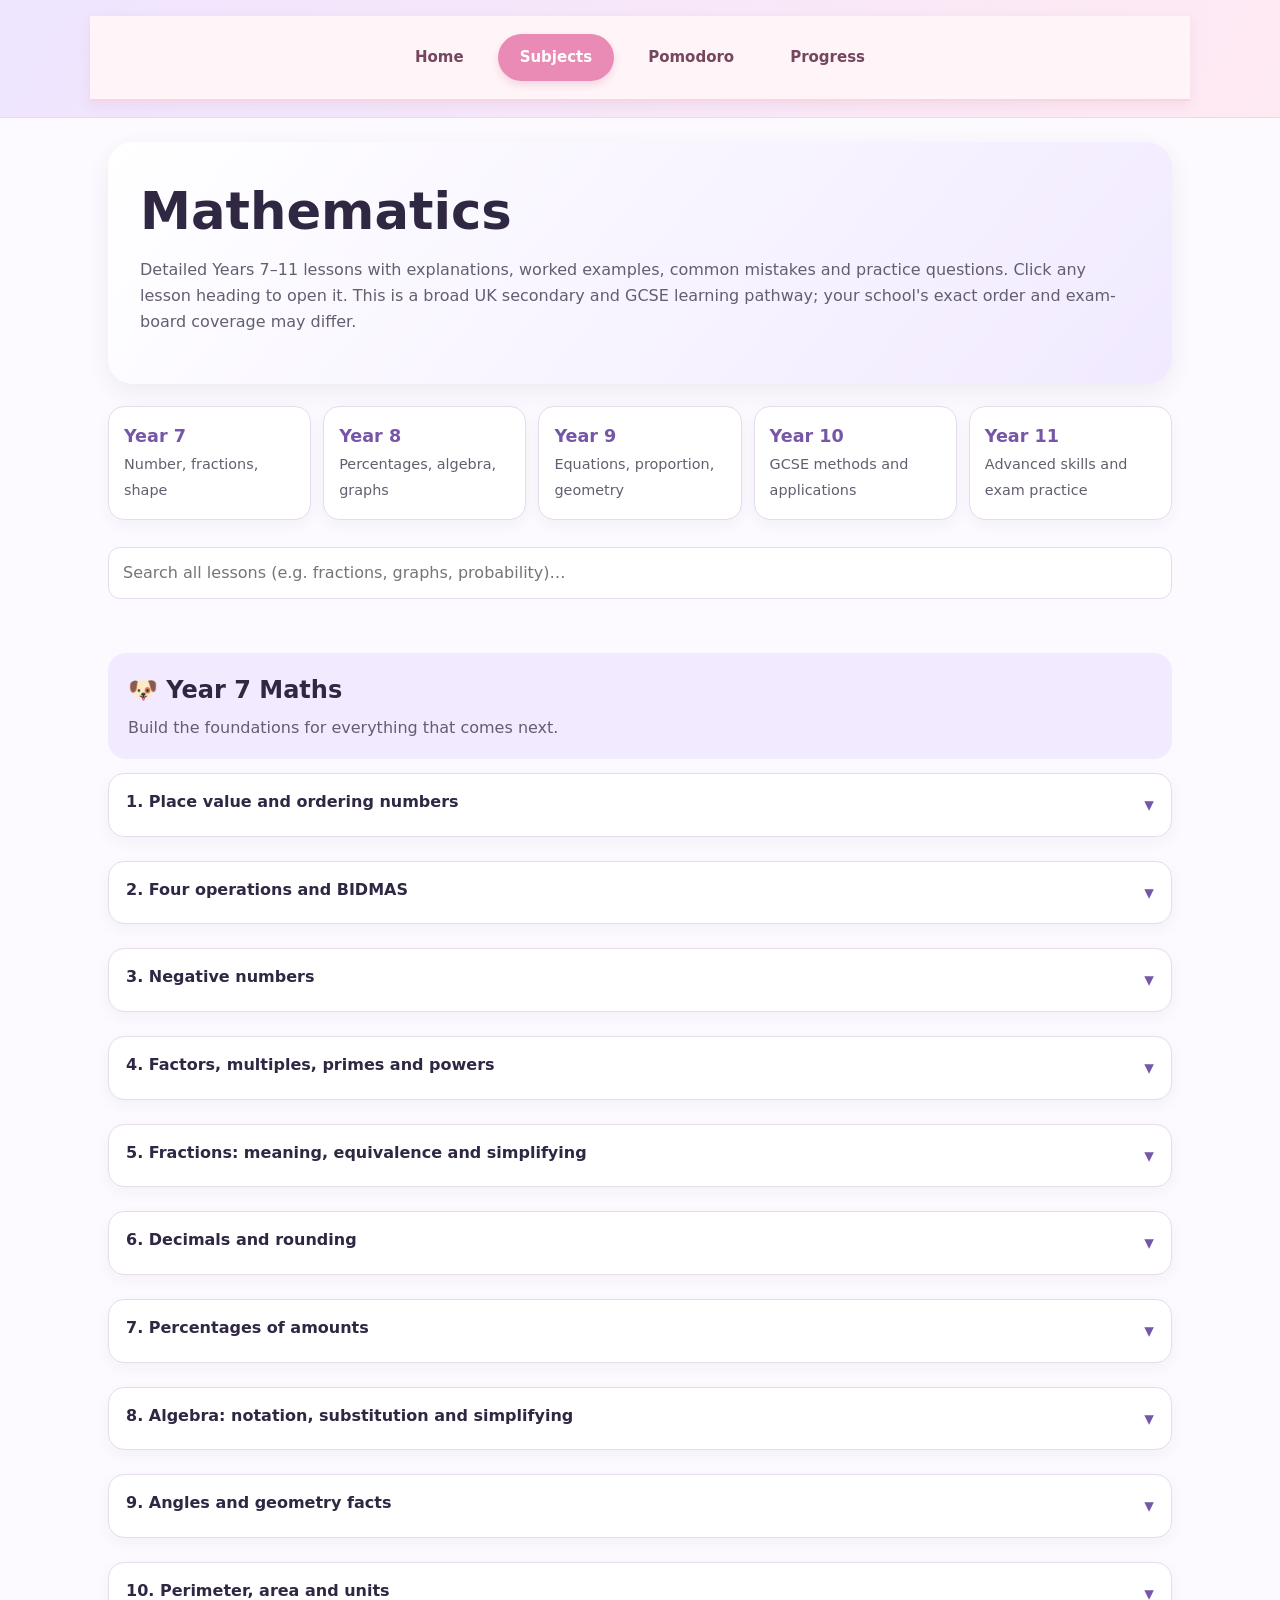
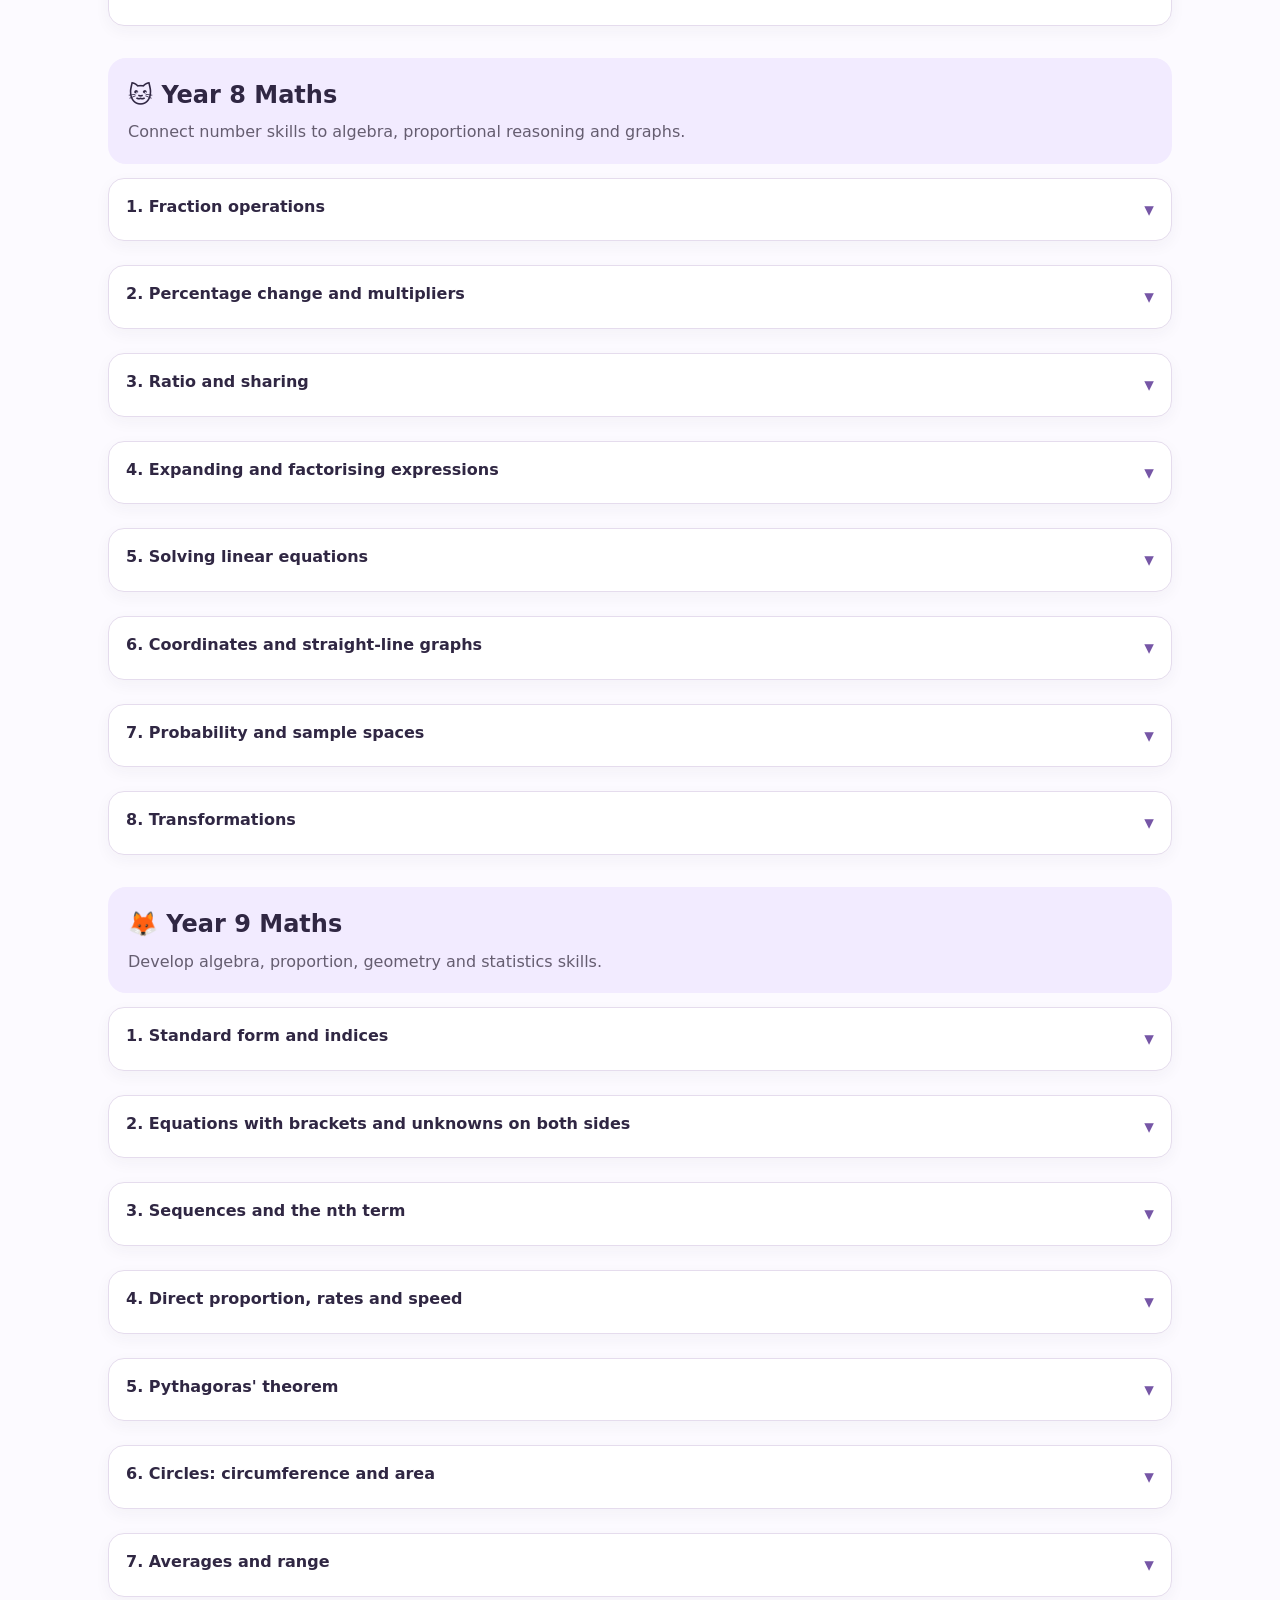
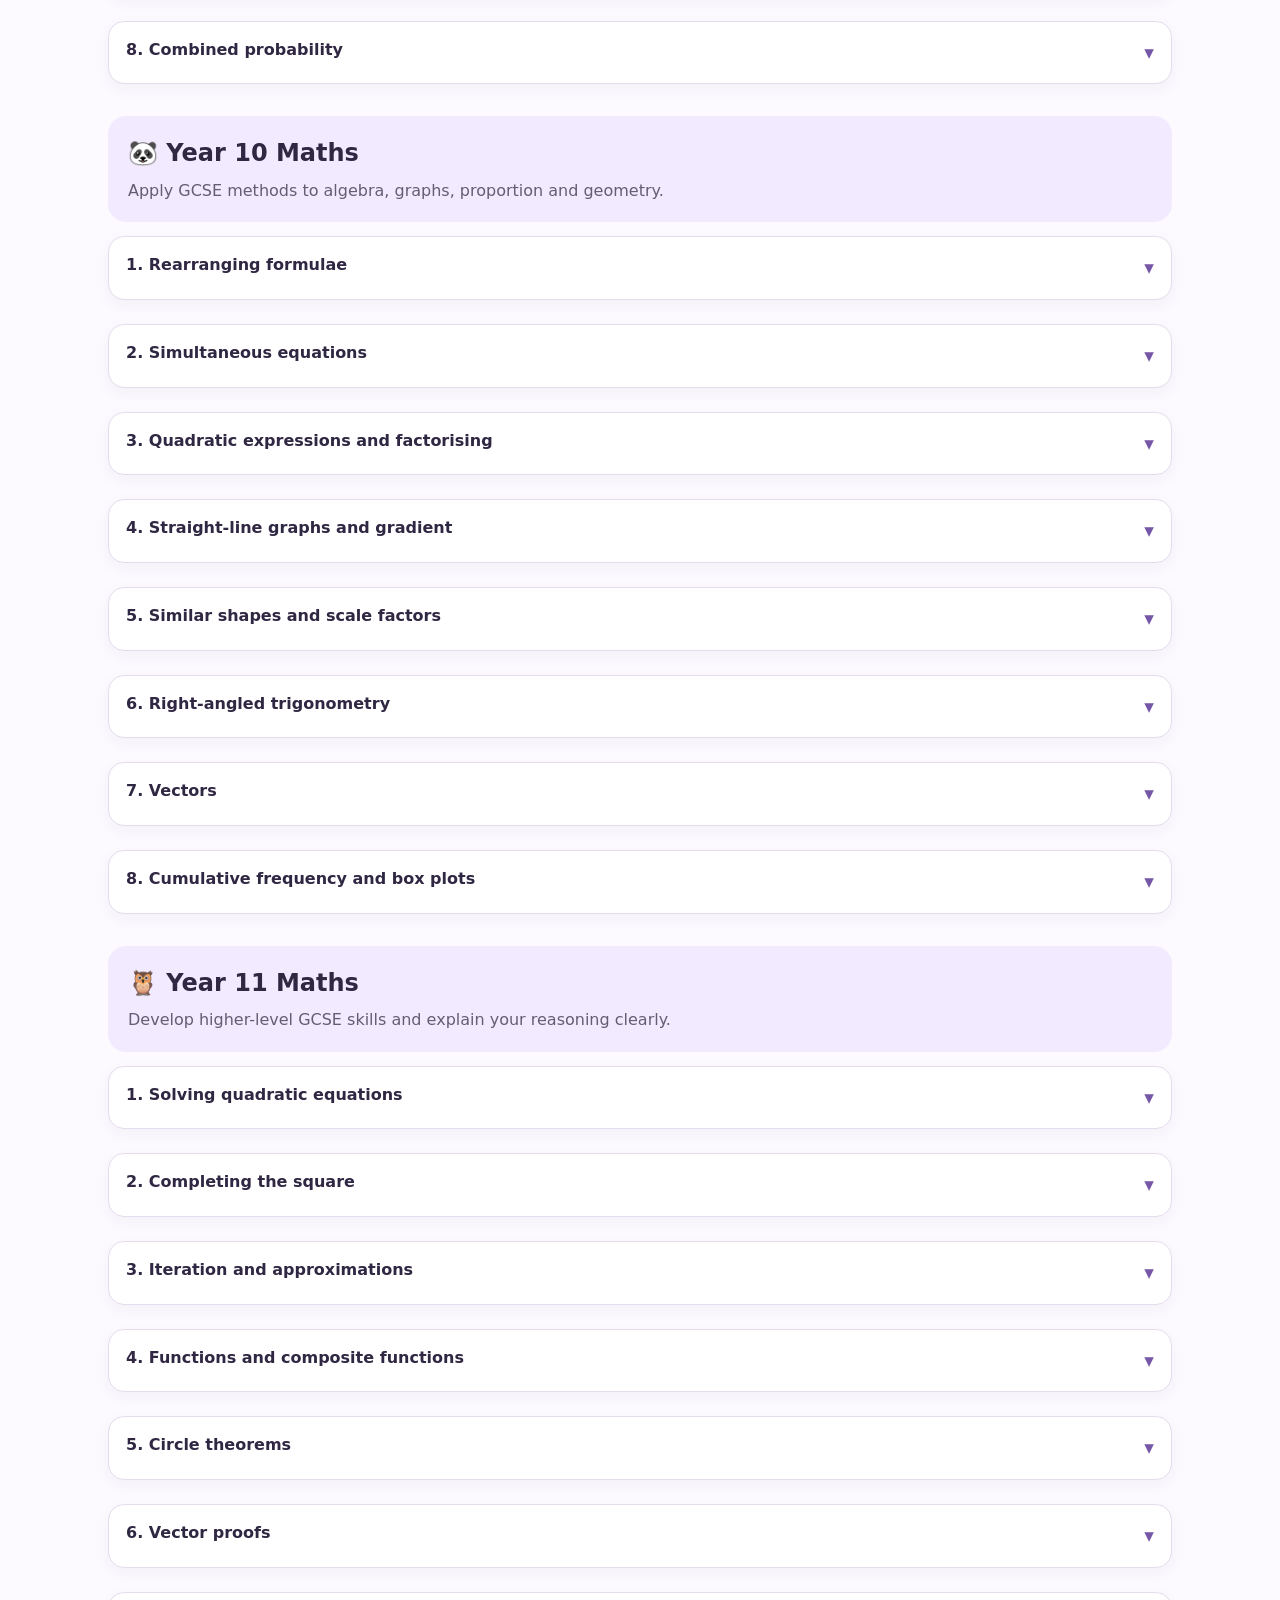
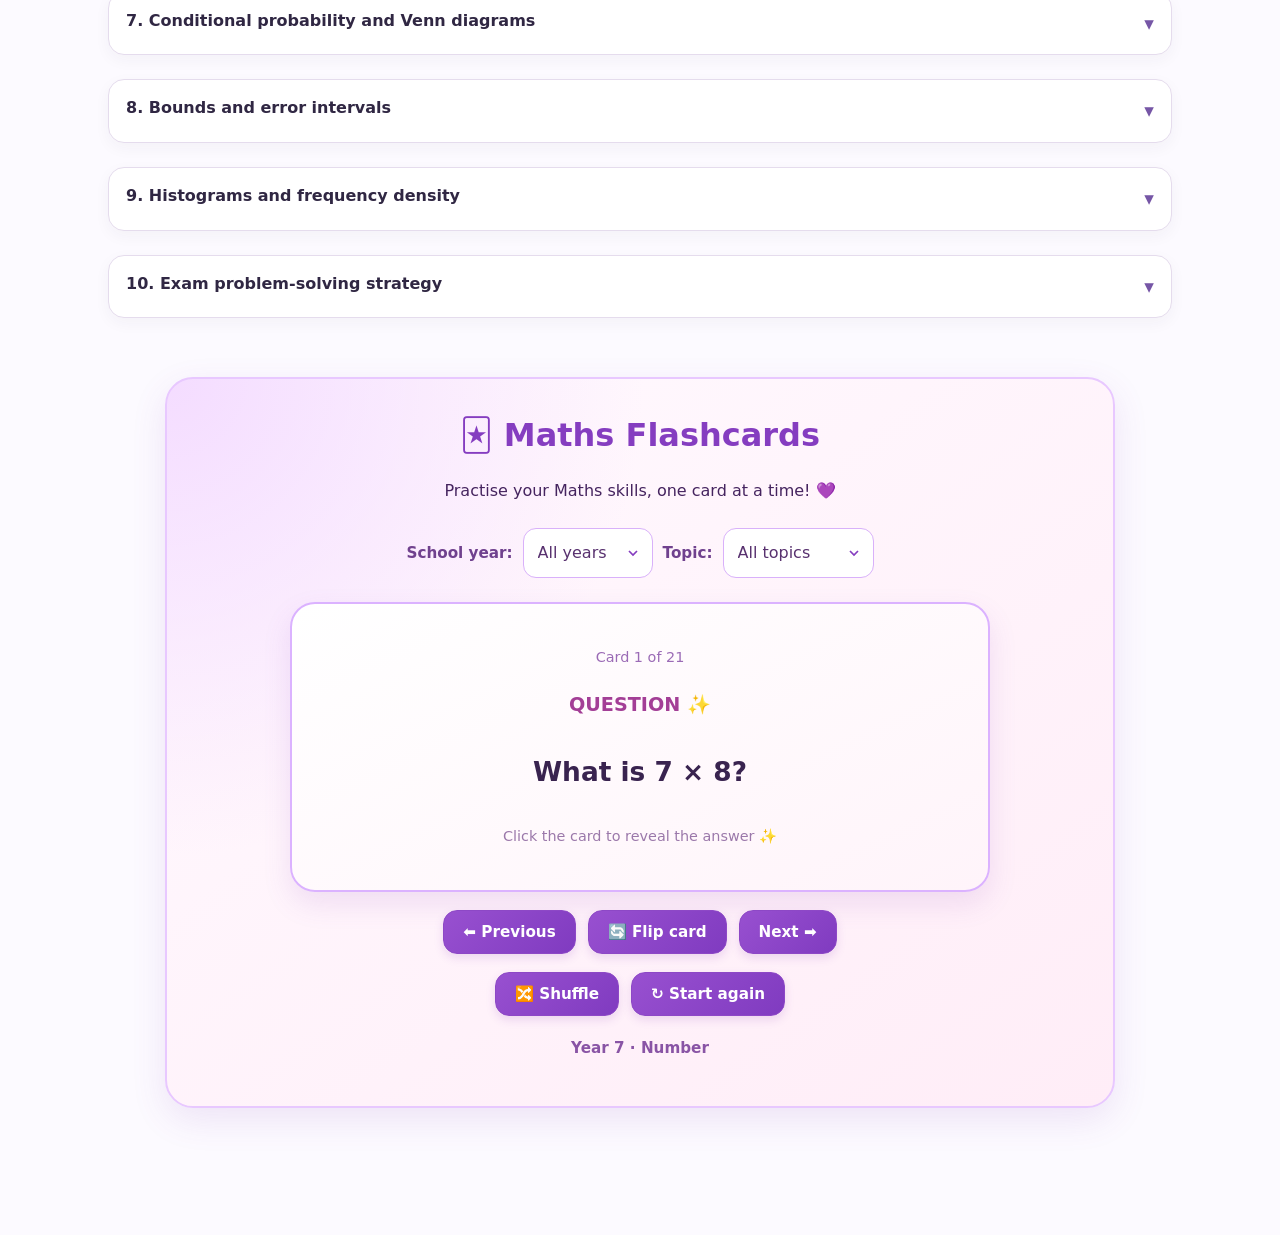
<file: Revision Hub/html/maths.html>
<!doctype html>
<html lang="en">
<head>
<meta charset="utf-8">
<meta name="viewport" content="width=device-width,initial-scale=1">
<title>Revision Hub Maths | Years 7–11</title>

<style>
:root {
  --ink: #302743;
  --purple: #7656a6;
  --pale: #f2ebff;
  --line: #e5dced;
  --muted: #655d70;
  --blue: #eaf4ff;
  --green: #e8f7ec;
  --gold: #fff3d5;
}

* { box-sizing: border-box; }

body {
  margin: 0;
  background: #fcfaff;
  color: var(--ink);
  font: 16px/1.65 system-ui, sans-serif;
}

header {
  background: linear-gradient(120deg, #eee5ff, #ffeaf2);
  padding: 16px max(18px, calc((100% - 1100px)/2));
  border-bottom: 1px solid var(--line);
}

nav {
  display: flex;
  justify-content: space-between;
  gap: 14px;
  align-items: center;
  flex-wrap: wrap;
}

.brand {
  font-weight: 900;
  color: #503771;
  text-decoration: none;
  font-size: 1.2rem;
}

.navlinks {
  display: flex;
  gap: 7px;
  flex-wrap: wrap;
}

.navlinks a {
  color: var(--ink);
  text-decoration: none;
  padding: 5px 10px;
  border-radius: 30px;
  font-weight: 700;
}

.navlinks a:hover { background: white; }

main {
  max-width: 1100px;
  margin: auto;
  padding: 24px 18px 60px;
}

.hero {
  padding: 32px;
  border-radius: 25px;
  background: linear-gradient(130deg, #fff, #f1eaff);
  box-shadow: 0 8px 24px #39224b12;
}

.eyebrow {
  color: var(--purple);
  font-weight: 800;
  letter-spacing: .12em;
  text-transform: uppercase;
  font-size: .8rem;
}

h1 {
  font-size: clamp(2rem, 5vw, 3.2rem);
  line-height: 1.15;
  margin: 8px 0;
}

h2 { margin: 0; }

.muted { color: var(--muted); }

.years {
  display: grid;
  grid-template-columns: repeat(auto-fit, minmax(145px, 1fr));
  gap: 12px;
  margin: 22px 0;
}

.years a {
  background: #fff;
  border: 1px solid var(--line);
  border-radius: 16px;
  padding: 15px;
  text-decoration: none;
  color: var(--ink);
  box-shadow: 0 5px 15px #3027430b;
}

.years strong {
  display: block;
  color: var(--purple);
  font-size: 1.1rem;
}

.years span {
  font-size: .9rem;
  color: var(--muted);
}

#search {
  width: 100%;
  padding: 12px 14px;
  border: 1px solid var(--line);
  border-radius: 12px;
  font: inherit;
  margin: 5px 0 22px;
}

.year {
  margin: 32px 0;
  scroll-margin-top: 15px;
}

.yearhead {
  padding: 18px 20px;
  border-radius: 18px;
  background: var(--pale);
  margin-bottom: 14px;
}

.yearhead p {
  margin: 4px 0 0;
  color: var(--muted);
}

.grid {
  display: grid;
  grid-template-columns: minmax(0, 1fr);
  gap: 24px;
  width: 100%;
  max-width: 1100px;
  margin: 0 auto;
}

.lesson {
  border: 1px solid var(--line);
  border-radius: 16px;
  overflow: hidden;
  background: white;
  box-shadow: 0 5px 16px #3027430b;
}

.lesson summary {
  cursor: pointer;
  list-style: none;
  padding: 15px 17px;
  font-weight: 800;
  display: flex;
  justify-content: space-between;
  gap: 12px;
}

.lesson summary::-webkit-details-marker { display: none; }

.lesson summary::after {
  content: "▾";
  color: var(--purple);
  font-size: 1.2rem;
}

.lesson[open] summary {
  background: #f6f1ff;
  border-bottom: 1px solid var(--line);
}

.lesson[open] summary::after { content: "▴"; }

.content { padding: 16px 18px; }

.content h3 {
  font-size: 1rem;
  color: #604287;
  margin: 14px 0 4px;
}

.content h3:first-child { margin-top: 0; }

.content p { margin: 7px 0; }

.example, .tip, .mistake {
  padding: 12px 14px;
  border-radius: 10px;
  margin: 12px 0;
}

.example {
  background: var(--blue);
  border-left: 4px solid #79aee8;
}

.tip {
  background: var(--green);
  border-left: 4px solid #78bd91;
}

.mistake {
  background: var(--gold);
  border-left: 4px solid #e2b44c;
}

.formula {
  font-weight: 800;
  color: #503771;
}

.practice {
  border-top: 1px dashed var(--line);
  margin-top: 14px;
  padding-top: 12px;
}

.practice label {
  display: block;
  font-weight: 750;
  margin-bottom: 5px;
}

.practice input {
  width: 100%;
  padding: 9px;
  border: 1px solid #d4c9e1;
  border-radius: 9px;
  font: inherit;
}

.practice button {
  margin-top: 7px;
  border: 0;
  border-radius: 9px;
  padding: 8px 13px;
  background: var(--purple);
  color: white;
  font: inherit;
  font-weight: 800;
  cursor: pointer;
}

.practice button:hover { filter: brightness(.93); }

.practice button:focus-visible,
.practice input:focus-visible,
#search:focus-visible {
  outline: 3px solid #b39ad8;
  outline-offset: 2px;
}

.feedback {
  min-height: 1.5em;
  font-weight: 750;
}

.footer {
  text-align: center;
  padding: 25px;
  color: var(--muted);

  
}

[hidden] { display: none !important; }

@media (max-width: 600px) {
  .hero { padding: 22px; }
  .navlinks a { font-size: .9rem; }
}

@media (prefers-reduced-motion: reduce) {
  * { scroll-behavior: auto !important; }
}


/* ===== Revision Hub MAIN NAVBAR ===== */

.main-nav {
    display: flex;
    justify-content: center;
    align-items: center;
    flex-wrap: wrap;
    gap: 12px;

    padding: 18px 24px;
    background: #fff5f8;
    border-bottom: 2px solid #f6d6e3;
    box-shadow: 0 4px 12px rgba(190, 105, 145, 0.12);

    position: sticky;
    top: 0;
    z-index: 1000;
}

/* Navigation links */
.main-nav a {
    display: inline-block;
    padding: 11px 22px;

    color: #75465e;
    background: transparent;

    font-size: 15px;
    font-weight: 600;
    text-decoration: none;

    border-radius: 25px;

    transition:
        background-color 0.25s ease,
        color 0.25s ease,
        transform 0.25s ease,
        box-shadow 0.25s ease;
}

.deep-learning {
  margin-top: 22px;
  padding: 20px;
  border: 2px solid #e9e1fa;
  border-radius: 18px;
  background: linear-gradient(135deg, #fffafd, #f8f5ff);
}

.deep-learning h3 {
  margin-bottom: 18px;
  color: #806bb4;
}

.deep-learning h4 {
  margin: 18px 0 7px;
  color: #b56f98;
}

.deep-learning p {
  line-height: 1.8;
  margin-bottom: 14px;
}

/* Hover effect */
.main-nav a:hover {
    background: #f8dce8;
    color: #bd4f82;
    transform: translateY(-2px);
}

/* Active page */
.main-nav a.active {
    background: #e98bb5;
    color: #ffffff;
    box-shadow: 0 4px 9px rgba(200, 90, 140, 0.2);
}

/* Keyboard accessibility */
.main-nav a:focus-visible {
    outline: 3px solid #bd4f82;
    outline-offset: 4px;
}

/* ===== MOBILE NAVBAR ===== */

@media (max-width: 600px) {
    .main-nav {
        gap: 6px;
        padding: 12px 8px;
    }

    .main-nav a {
        padding: 9px 13px;
        font-size: 13px;
    }
}



/* 💜 REVISION HUB — MATHS FLASHCARDS */

.maths-flashcards,
.maths-flashcards * {
  box-sizing: border-box;
}

.maths-flashcards {
  width: 100%;
  max-width: 950px;
  margin: 35px auto;
  padding: 30px;
  border: 2px solid #e8c8ff;
  border-radius: 28px;
  background:
    radial-gradient(circle at top left, #f4dcff 0, transparent 40%),
    linear-gradient(145deg, #fffaff, #ffedf7);
  box-shadow: 0 12px 35px rgba(133, 69, 180, 0.12);
  color: #45245f;
  text-align: center;
  font-family: inherit;
}

.maths-flashcards h2 {
  margin: 0 0 10px;
  color: #853dc0;
  font-size: clamp(1.5rem, 3vw, 2rem);
  font-weight: 800;
}

.maths-flashcards > p {
  line-height: 1.6;
}

.flashcard-filters {
  display: flex;
  justify-content: center;
  align-items: center;
  flex-wrap: wrap;
  gap: 10px;
  margin: 24px 0;
}

.flashcard-filters label {
  font-size: 0.95rem;
  font-weight: 700;
  color: #70418e;
}

.flashcard-filters select {
  appearance: none;
  -webkit-appearance: none;
  min-width: 130px;
  padding: 11px 36px 11px 14px;
  border: 1.5px solid #d9b1fa;
  border-radius: 13px;
  background-color: #fff;
  background-image: url("data:image/svg+xml,%3Csvg xmlns='http://www.w3.org/2000/svg' width='12' height='12' viewBox='0 0 12 12'%3E%3Cpath d='M2 4l4 4 4-4' fill='none' stroke='%23853dc0' stroke-width='1.7'/%3E%3C/svg%3E");
  background-repeat: no-repeat;
  background-position: right 13px center;
  color: #58316f;
  font: inherit;
  cursor: pointer;
}

.flashcard-filters select:focus-visible {
  outline: 3px solid #edb5e5;
  outline-offset: 3px;
}

/* Main flashcard */
.maths-flashcard {
  width: 100%;
  max-width: 700px;
  min-height: 290px;
  margin: 0 auto;
  padding: 30px;
  border: 2px solid #dbb2ff;
  border-radius: 25px;
  background: linear-gradient(155deg, #ffffff, #fff4fa);
  box-shadow: 0 12px 28px rgba(137, 70, 183, 0.13);
  display: flex;
  flex-direction: column;
  align-items: center;
  justify-content: center;
  gap: 12px;
  cursor: pointer;
  transition:
    transform 0.25s ease,
    box-shadow 0.25s ease,
    border-color 0.25s ease;
}

.maths-flashcard:hover {
  transform: translateY(-4px);
  border-color: #c58af5;
  box-shadow: 0 17px 34px rgba(137, 70, 183, 0.19);
}

.maths-flashcard:active {
  transform: scale(0.99);
}

#maths-card-count {
  color: #9b6bb6;
  font-size: 0.9rem;
}

#maths-card-label {
  margin: 8px 0;
  color: #a33e96;
  font-size: 1.2rem;
  font-weight: 800;
}

#maths-card-text {
  max-width: 600px;
  margin: 10px 0;
  color: #39234f;
  font-size: clamp(1.2rem, 2.5vw, 1.65rem);
  font-weight: 700;
  line-height: 1.6;
  overflow-wrap: anywhere;
  white-space: pre-line;
}

#maths-card-hint {
  margin-top: 10px;
  color: #9b78aa;
  font-size: 0.9rem;
}

.maths-flashcard:focus-visible {
  outline: 3px solid #e88fcf;
  outline-offset: 5px;
}

/* Buttons */
.maths-card-controls {
  display: flex;
  justify-content: center;
  align-items: center;
  flex-wrap: wrap;
  gap: 12px;
  margin-top: 18px;
}

.maths-card-controls button {
  appearance: none;
  -webkit-appearance: none;
  min-height: 44px;
  padding: 11px 19px;
  border: 1px solid #8d48c6;
  border-radius: 14px;
  background: linear-gradient(135deg, #9850d0, #803bc0);
  color: #fff;
  font-family: inherit;
  font-size: 0.95rem;
  font-weight: 700;
  white-space: nowrap;
  cursor: pointer;
  box-shadow: 0 4px 10px rgba(126, 57, 180, 0.15);
  transition:
    transform 0.2s ease,
    box-shadow 0.2s ease,
    background 0.2s ease;
}

.maths-card-controls button:hover {
  background: linear-gradient(135deg, #b14ba7, #9341bd);
  transform: translateY(-2px);
  box-shadow: 0 7px 15px rgba(126, 57, 180, 0.22);
}

.maths-card-controls button:active {
  transform: translateY(0);
}

.maths-card-controls button:focus-visible {
  outline: 3px solid #edb5e5;
  outline-offset: 3px;
}

#maths-card-status {
  margin-top: 20px;
  color: #8954a5;
  font-size: 0.95rem;
  font-weight: 600;
}

/* 📱 Mobile layout */
@media (max-width: 600px) {
  .maths-flashcards {
    padding: 18px 14px;
    border-radius: 21px;
  }

  .flashcard-filters {
    gap: 9px;
  }

  .flashcard-filters select {
    min-width: 115px;
  }

  .maths-flashcard {
    min-height: 250px;
    padding: 22px 16px;
  }

  .maths-card-controls {
    gap: 9px;
  }

  .maths-card-controls button {
    flex: 1 1 40%;
    padding: 11px 10px;
    white-space: normal;
  }
}


.maths-card-controls button {
  flex: 0 1 auto;
  white-space: nowrap;
}


</style>
</head>

<body>
<header>
   <nav class="main-nav" aria-label="Main navigation">
  <a href="index.html">Home</a>
  <a href="subjects.html" class="active" aria-current="page">Subjects</a>
  <a href="pomodoro.html">Pomodoro</a>
  <a href="progress.html">Progress</a>
</nav>
</header>

<main id="top">
  <section class="hero">
    <h1>Mathematics</h1>
    <p class="muted">
      Detailed Years 7–11 lessons with explanations, worked examples,
      common mistakes and practice questions. Click any lesson heading
      to open it. This is a broad UK secondary and GCSE learning pathway;
      your school's exact order and exam-board coverage may differ.
    </p>
  </section>

  <div class="years">
    <a href="#year7"><strong>Year 7</strong><span>Number, fractions, shape</span></a>
    <a href="#year8"><strong>Year 8</strong><span>Percentages, algebra, graphs</span></a>
    <a href="#year9"><strong>Year 9</strong><span>Equations, proportion, geometry</span></a>
    <a href="#year10"><strong>Year 10</strong><span>GCSE methods and applications</span></a>
    <a href="#year11"><strong>Year 11</strong><span>Advanced skills and exam practice</span></a>
  </div>

  <input id="search" type="search"
    placeholder="Search all lessons (e.g. fractions, graphs, probability)…"
    aria-label="Search lessons">

  <div id="lessons">

    <!-- ==================== YEAR 7 ==================== -->
    <section class="year" id="year7">
      <div class="yearhead">
        <h2>🐶 Year 7 Maths</h2>
        <p>Build the foundations for everything that comes next.</p>
      </div>

      <div class="grid">

        <details class="lesson">
          <summary>1. Place value and ordering numbers</summary>
          <div class="content">
            <p>
              Our number system is based on groups of ten. A digit's
              position determines its value. In 4,582, the 4 represents
              4,000, the 5 represents 500, the 8 represents 80 and the
              2 represents 2. Decimals extend the same idea: tenths,
              hundredths, then thousandths.
            </p>
            <p>
              To order numbers, compare them from left to right. For
              decimals, line up decimal points and add zeroes at the end
              if it helps: 0.7 = 0.70.
            </p>
            <div class="example">
              <b>Worked example: order 3.08, 3.8 and 3.18.</b>
              <ol>
                <li>Write them as 3.08, 3.80 and 3.18.</li>
                <li>The ones digits match. Compare tenths: 0, 8, 1.</li>
                <li>Smallest to largest: <b>3.08, 3.18, 3.8</b>.</li>
              </ol>
            </div>
            <div class="tip">
              A zero at the end of a decimal does not change its value:
              2.5 = 2.50.
            </div>
            <div class="practice">
              <label>Try it: What is the value of 6 in 4,672?</label>
              <input data-answer="600" aria-label="Your answer">
              <button type="button">Check</button>
              <div class="feedback" aria-live="polite"></div>
            </div>
          </div>
        </details>

        <details class="lesson">
          <summary>2. Four operations and BIDMAS</summary>
          <div class="content">
            <p>
              Addition combines amounts; subtraction finds a difference;
              multiplication combines equal groups; division shares
              equally or counts groups. Estimate before calculating to
              check whether an answer is sensible.
            </p>
            <p>
              Use BIDMAS for mixed calculations: Brackets, Indices,
              Division and Multiplication, Addition and Subtraction.
              Division and multiplication have equal priority, working
              left to right. Addition and subtraction also have equal
              priority.
            </p>
            <div class="example">
              <b>Worked example: 6 + 3 × (8 − 5)²</b>
              <ol>
                <li>Brackets: 8 − 5 = 3.</li>
                <li>Indices: 3² = 9.</li>
                <li>Multiplication: 3 × 9 = 27.</li>
                <li>Addition: 6 + 27 = <b>33</b>.</li>
              </ol>
            </div>
            <div class="mistake">
              Do not automatically calculate from left to right when
              operations have different priorities.
            </div>
            <div class="practice">
              <label>Try it: 18 − 2 × 5</label>
              <input data-answer="8" aria-label="Your answer">
              <button type="button">Check</button>
              <div class="feedback" aria-live="polite"></div>
            </div>
          </div>
        </details>

        <details class="lesson">
          <summary>3. Negative numbers</summary>
          <div class="content">
            <p>
              Negative numbers are below zero, like temperatures below
              freezing. On a number line, moving right makes numbers
              larger, so −2 is greater than −7.
            </p>
            <p>
              Adding a negative moves left; subtracting a negative is the
              same as adding a positive. For multiplication and division,
              matching signs give a positive result; different signs give
              a negative result.
            </p>
            <div class="example">
              <b>Worked example: −5 + 8 − 6</b>
              <p>
                Start at −5, move 8 right to reach 3, then move 6 left
                to reach <b>−3</b>.
              </p>
            </div>
            <div class="practice">
              <label>Try it: −4 − 7</label>
              <input data-answer="-11" aria-label="Your answer">
              <button type="button">Check</button>
              <div class="feedback" aria-live="polite"></div>
            </div>
          </div>
        </details>

        <details class="lesson">
          <summary>4. Factors, multiples, primes and powers</summary>
          <div class="content">
            <p>
              A factor divides exactly into a number. A multiple is made
              by multiplying a number by an integer. A prime number has
              exactly two positive factors: 1 and itself. The number 1
              is not prime. Square numbers are n × n; cube numbers are
              n × n × n.
            </p>
            <div class="example">
              <b>Worked example: prime factorise 60.</b>
              <p>
                60 = 2 × 30 = 2 × 2 × 15 = 2 × 2 × 3 × 5.
                So <b>60 = 2² × 3 × 5</b>.
              </p>
            </div>
            <p>
              Prime factorisation helps find highest common factors (HCFs)
              and lowest common multiples (LCMs).
            </p>
            <div class="practice">
              <label>Try it: Is 29 prime? Type yes or no.</label>
              <input data-answer="yes" aria-label="Your answer">
              <button type="button">Check</button>
              <div class="feedback" aria-live="polite"></div>
            </div>
          </div>
        </details>

        <details class="lesson">
          <summary>5. Fractions: meaning, equivalence and simplifying</summary>
          <div class="content">
            <p>
              A fraction represents equal parts of a whole. The
              denominator (bottom) tells you how many equal parts make
              the whole; the numerator (top) tells you how many parts
              are counted. In 3/4, the whole is split into four equal
              parts and three are selected.
            </p>
            <p>
              Equivalent fractions have the same value. Multiply or
              divide the numerator and denominator by the same non-zero
              number. To simplify, divide both by their highest common
              factor.
            </p>
            <div class="example">
              <b>Worked example: simplify 18/24.</b>
              <ol>
                <li>The highest common factor of 18 and 24 is 6.</li>
                <li>18 ÷ 6 = 3 and 24 ÷ 6 = 4.</li>
                <li>So 18/24 = <b>3/4</b>.</li>
              </ol>
            </div>
            <p>
              To compare fractions, use a common denominator. For 2/3
              and 3/5, use fifteenths: 2/3 = 10/15 and 3/5 = 9/15,
              so 2/3 is larger.
            </p>
            <div class="practice">
              <label>Try it: Simplify 12/20</label>
              <input data-answer="3/5" aria-label="Your answer">
              <button type="button">Check</button>
              <div class="feedback" aria-live="polite"></div>
            </div>
          </div>
        </details>

        <details class="lesson">
          <summary>6. Decimals and rounding</summary>
          <div class="content">
            <p>
              Digits after the decimal point represent tenths, hundredths,
              thousandths and so on. To round, locate the digit in the
              place requested, then look one place to its right. If that
              next digit is 5–9, increase the target digit by one; if it
              is 0–4, leave it.
            </p>
            <div class="example">
              <b>Worked example: round 6.748 to 2 decimal places.</b>
              <p>
                The hundredths digit is 4; the next digit is 8, so round
                4 up to 5. The answer is <b>6.75</b>.
              </p>
            </div>
            <p>
              Significant figures count from the first non-zero digit,
              unlike decimal places, which count places after the decimal
              point.
            </p>
            <div class="practice">
              <label>Try it: Round 8.263 to 1 decimal place</label>
              <input data-answer="8.3" aria-label="Your answer">
              <button type="button">Check</button>
              <div class="feedback" aria-live="polite"></div>
            </div>
          </div>
        </details>

        <details class="lesson">
          <summary>7. Percentages of amounts</summary>
          <div class="content">
            <p>
              Percent means “out of 100”, so 35% = 35/100 = 0.35.
              Find a percentage of an amount by converting it to a
              decimal and multiplying, or by using known facts such as
              50% = half, 25% = a quarter and 10% = divide by ten.
            </p>
            <div class="example">
              <b>Worked example: find 20% of £45.</b>
              <p>
                10% of £45 is £4.50. Since 20% is twice 10%, double
                £4.50 to get <b>£9</b>.
              </p>
            </div>
            <p>
              For a percentage increase, add the percentage amount; for
              a decrease, subtract it. Multipliers are quicker: increase
              by 15% means ×1.15; decrease by 15% means ×0.85.
            </p>
            <div class="practice">
              <label>Try it: Find 25% of 80</label>
              <input data-answer="20" aria-label="Your answer">
              <button type="button">Check</button>
              <div class="feedback" aria-live="polite"></div>
            </div>
          </div>
        </details>

        <details class="lesson">
          <summary>8. Algebra: notation, substitution and simplifying</summary>
          <div class="content">
            <p>
              Letters represent numbers. In 4x, 4 is multiplied by x.
              Like terms can be combined: 3x + 2x = 5x, but 3x + 2y
              cannot be combined because the letters may represent
              different values.
            </p>
            <div class="example">
              <b>Worked example: simplify 5a + 3 − 2a + 7.</b>
              <p>
                Combine a terms: 5a − 2a = 3a. Combine constants:
                3 + 7 = 10. Answer: <b>3a + 10</b>.
              </p>
            </div>
            <p>
              Substitution means replacing a letter with a number.
              If x = 4, then 2x + 3 = 2 × 4 + 3 = 11. Use brackets
              for negative substitutions: if x = −2, then
              x² = (−2)² = 4.
            </p>
            <div class="practice">
              <label>Try it: Simplify 7x − 2x + 4</label>
              <input data-answer="5x+4" aria-label="Your answer">
              <button type="button">Check</button>
              <div class="feedback" aria-live="polite"></div>
            </div>
          </div>
        </details>

        <details class="lesson">
          <summary>9. Angles and geometry facts</summary>
          <div class="content">
            <p>
              Acute angles are under 90°, right angles are 90°, obtuse
              angles are between 90° and 180°, and a straight angle is
              180°. Angles on a straight line total 180°; around a point
              they total 360°. Vertically opposite angles are equal.
            </p>
            <p>
              Interior angles in a triangle total 180°; in a quadrilateral
              they total 360°. Parallel lines create equal corresponding
              and alternate angles, while co-interior angles on the same
              side of a transversal total 180°.
            </p>
            <div class="example">
              <b>Worked example: a triangle has angles 48° and 67°.</b>
              <p>
                Known total = 48° + 67° = 115°.
                Missing angle = 180° − 115° = <b>65°</b>.
              </p>
            </div>
            <div class="practice">
              <label>Angles on a straight line are 132° and x. Find x.</label>
              <input data-answer="48" aria-label="Your answer">
              <button type="button">Check</button>
              <div class="feedback" aria-live="polite"></div>
            </div>
          </div>
        </details>

        <details class="lesson">
          <summary>10. Perimeter, area and units</summary>
          <div class="content">
            <p>
              Perimeter is the total distance around a shape, measured
              in units such as cm. Area is the surface inside it,
              measured in square units such as cm².
            </p>
            <p class="formula">
              Rectangle area = length × width<br>
              Rectangle perimeter = 2(length + width)<br>
              Triangle area = ½ × base × perpendicular height
            </p>
            <div class="example">
              <b>Worked example: rectangle 8 cm by 3 cm.</b>
              <p>
                Area = 8 × 3 = <b>24 cm²</b>.
                Perimeter = 2(8 + 3) = <b>22 cm</b>.
              </p>
            </div>
            <div class="mistake">
              Area needs squared units; perimeter does not. Triangle
              height must be perpendicular to the base.
            </div>
            <div class="practice">
              <label>Try it: Area of a 9 cm by 4 cm rectangle?</label>
              <input data-answer="36" aria-label="Your answer">
              <button type="button">Check</button>
              <div class="feedback" aria-live="polite"></div>
            </div>
          </div>
        </details>

      </div>
    </section>

    <!-- ==================== YEAR 8 ==================== -->
    <section class="year" id="year8">
      <div class="yearhead">
        <h2>🐱 Year 8 Maths</h2>
        <p>Connect number skills to algebra, proportional reasoning and graphs.</p>
      </div>

      <div class="grid">

        <details class="lesson">
          <summary>1. Fraction operations</summary>
          <div class="content">
            <p>
              For addition and subtraction, first make denominators equal.
              Multiply the numerator and denominator by the same value
              to create equivalent fractions. For multiplication, multiply
              tops together and bottoms together. For division, multiply
              by the reciprocal (flip) of the second fraction.
            </p>
            <div class="example">
              <b>Worked example: 1/3 + 1/4</b>
              <p>
                Common denominator 12: 1/3 = 4/12 and 1/4 = 3/12.
                Add numerators: 4/12 + 3/12 = <b>7/12</b>.
              </p>
              <b>Division example: 3/4 ÷ 2/5</b>
              <p>
                Keep 3/4, change ÷ to ×, and flip 2/5 to 5/2:
                3/4 × 5/2 = 15/8 = <b>1 7/8</b>.
              </p>
            </div>
            <div class="mistake">
              Never add denominators directly. Only add or subtract
              numerators once the denominators match.
            </div>
            <div class="practice">
              <label>Try it: 1/2 + 1/6, simplified</label>
              <input data-answer="2/3" aria-label="Your answer">
              <button type="button">Check</button>
              <div class="feedback" aria-live="polite"></div>
            </div>
          </div>
        </details>

        <details class="lesson">
          <summary>2. Percentage change and multipliers</summary>
          <div class="content">
            <p>
              Percentage change = change ÷ original amount × 100.
              The original amount belongs in the denominator. For
              successive changes, apply each multiplier in turn because
              the second change uses the new value.
            </p>
            <div class="example">
              <b>Worked example: price rises from £40 to £50.</b>
              <p>
                Change = £10. Percentage change = 10 ÷ 40 × 100 =
                <b>25% increase</b>.
              </p>
              <p>
                A 10% increase is ×1.10; a 10% decrease is ×0.90.
                Two 10% increases make ×1.1 × 1.1 = 1.21, or 21% overall.
              </p>
            </div>
            <div class="practice">
              <label>Try it: Reduce £60 by 15%. New price?</label>
              <input data-answer="51" aria-label="Your answer">
              <button type="button">Check</button>
              <div class="feedback" aria-live="polite"></div>
            </div>
          </div>
        </details>

        <details class="lesson">
          <summary>3. Ratio and sharing</summary>
          <div class="content">
            <p>
              A ratio compares quantities. In 2:3 there are 2 parts for
              the first quantity and 3 parts for the second. Simplify
              ratios by dividing every part by the same common factor.
              Convert quantities into the same units before comparing.
            </p>
            <div class="example">
              <b>Worked example: share £35 in the ratio 2:5.</b>
              <ol>
                <li>Total parts = 2 + 5 = 7.</li>
                <li>One part = £35 ÷ 7 = £5.</li>
                <li>Shares are 2 × £5 = £10 and 5 × £5 = £25.</li>
              </ol>
            </div>
            <p>
              Check that the shares add to the original total. For a
              ratio with three parts, add all three parts before finding
              one part's value.
            </p>
            <div class="practice">
              <label>Try it: Share 24 in ratio 1:3. Find smaller share.</label>
              <input data-answer="6" aria-label="Your answer">
              <button type="button">Check</button>
              <div class="feedback" aria-live="polite"></div>
            </div>
          </div>
        </details>

        <details class="lesson">
          <summary>4. Expanding and factorising expressions</summary>
          <div class="content">
            <p>
              To expand a bracket, multiply the term outside by every
              term inside. Factorising reverses the process by taking out
              a common factor. Always multiply every term, including
              negative terms.
            </p>
            <div class="example">
              <b>Expand 3(x + 4).</b>
              <p>
                3 × x = 3x and 3 × 4 = 12, so the answer is
                <b>3x + 12</b>.
              </p>
              <b>Factorise 6x + 12.</b>
              <p>
                The highest common factor is 6, so the answer is
                <b>6(x + 2)</b>.
              </p>
            </div>
            <p>
              For a negative outside, −2(x − 5) = −2x + 10.
              A negative multiplied by a negative is positive.
            </p>
            <div class="practice">
              <label>Try it: Expand 4(y + 3)</label>
              <input data-answer="4y+12" aria-label="Your answer">
              <button type="button">Check</button>
              <div class="feedback" aria-live="polite"></div>
            </div>
          </div>
        </details>

        <details class="lesson">
          <summary>5. Solving linear equations</summary>
          <div class="content">
            <p>
              An equation says both sides have the same value. Keep it
              balanced by doing the same operation to both sides. Undo
              operations in reverse order until the letter is isolated.
            </p>
            <div class="example">
              <b>Solve 3x + 5 = 20.</b>
              <ol>
                <li>Subtract 5 from both sides: 3x = 15.</li>
                <li>Divide both sides by 3: x = <b>5</b>.</li>
                <li>Check: 3 × 5 + 5 = 20.</li>
              </ol>
            </div>
            <p>
              When x appears on both sides, collect x terms on one side
              and constants on the other. Expand brackets first if that
              makes the equation simpler.
            </p>
            <div class="practice">
              <label>Try it: Solve 2x − 7 = 9</label>
              <input data-answer="8" aria-label="Your answer">
              <button type="button">Check</button>
              <div class="feedback" aria-live="polite"></div>
            </div>
          </div>
        </details>

        <details class="lesson">
          <summary>6. Coordinates and straight-line graphs</summary>
          <div class="content">
            <p>
              Coordinates are written (x,y): move horizontally, then
              vertically. For a graph y = 2x + 1, choose x values,
              calculate y, plot the coordinate pairs and draw a straight
              line.
            </p>
            <div class="example">
              <b>For y = 2x + 1:</b>
              <p>
                x = 0 gives y = 1, so (0,1). x = 1 gives y = 3,
                so (1,3). x = 2 gives y = 5, so (2,5).
              </p>
            </div>
            <p>
              In y = mx + c, m is the gradient and c is the y-intercept.
              A positive gradient rises from left to right; a negative
              gradient falls.
            </p>
            <div class="practice">
              <label>For y = 3x − 2, find y when x = 4.</label>
              <input data-answer="10" aria-label="Your answer">
              <button type="button">Check</button>
              <div class="feedback" aria-live="polite"></div>
            </div>
          </div>
        </details>

        <details class="lesson">
          <summary>7. Probability and sample spaces</summary>
          <div class="content">
            <p>
              Probability runs from 0 (impossible) to 1 (certain).
              For equally likely outcomes, probability = favourable
              outcomes ÷ total outcomes. A sample space lists every
              possible outcome, and all outcome probabilities add to 1.
            </p>
            <div class="example">
              <b>Worked example: probability of an even number on a fair die.</b>
              <p>
                Even results are 2, 4 and 6: three favourable results
                out of six. Probability = 3/6 = <b>1/2</b>.
              </p>
            </div>
            <p>
              Tables and tree diagrams help list combined outcomes
              without missing any. If events are independent, the first
              result does not change the second event's probabilities.
            </p>
            <div class="practice">
              <label>Probability of rolling a 5 on a fair die?</label>
              <input data-answer="1/6" aria-label="Your answer">
              <button type="button">Check</button>
              <div class="feedback" aria-live="polite"></div>
            </div>
          </div>
        </details>

        <details class="lesson">
          <summary>8. Transformations</summary>
          <div class="content">
            <p>
              A reflection flips a shape across a mirror line; a
              rotation turns it around a centre by an angle and direction;
              a translation slides every point the same amount. An
              enlargement changes size using a scale factor and centre.
            </p>
            <div class="example">
              <b>Translate point (2,1) by vector (−4,3).</b>
              <p>
                Add vector components: x = 2 − 4 = −2,
                y = 1 + 3 = 4. New point: <b>(−2,4)</b>.
              </p>
            </div>
            <p>
              For reflection, a point and its image are the same
              perpendicular distance from the mirror line. A rotation
              must state centre, angle and direction. For an enlargement,
              lengths scale by k while angles stay the same.
            </p>
            <div class="practice">
              <label>Translate (1,5) by vector (2,−1)</label>
              <input data-answer="(3,4)" aria-label="Your answer">
              <button type="button">Check</button>
              <div class="feedback" aria-live="polite"></div>
            </div>
          </div>
        </details>

      </div>
    </section>

    <!-- ==================== YEAR 9 ==================== -->
    <section class="year" id="year9">
      <div class="yearhead">
        <h2>🦊 Year 9 Maths</h2>
        <p>Develop algebra, proportion, geometry and statistics skills.</p>
      </div>

      <div class="grid">

        <details class="lesson">
          <summary>1. Standard form and indices</summary>
          <div class="content">
            <p>
              Standard form writes a number as A × 10ⁿ where
              1 ≤ A &lt; 10. Move the decimal point until A is between
              1 and 10. Moving left gives a positive power for large
              numbers; moving right gives a negative power for small
              numbers.
            </p>
            <div class="example">
              <p>
                45,000 = <b>4.5 × 10⁴</b>. For 0.0032, move the decimal
                three places right to get 3.2, so
                <b>3.2 × 10⁻³</b>.
              </p>
            </div>
            <p>
              When multiplying powers with the same base, add indices;
              when dividing, subtract them; when raising a power to a
              power, multiply the indices. For example,
              10² × 10³ = 10⁵ and (10²)³ = 10⁶.
            </p>
            <div class="practice">
              <label>Write 720,000 in standard form</label>
              <input data-answer="7.2x10^5|7.2×10^5|7.2*10^5" aria-label="Your answer">
              <button type="button">Check</button>
              <div class="feedback" aria-live="polite"></div>
            </div>
          </div>
        </details>

        <details class="lesson">
          <summary>2. Equations with brackets and unknowns on both sides</summary>
          <div class="content">
            <p>
              Expand brackets, collect like terms, then gather x terms
              on one side and constants on the other. Keep the equation
              balanced by applying the same operation to both sides.
            </p>
            <div class="example">
              <b>Solve 4(x − 2) = 2x + 6.</b>
              <ol>
                <li>Expand: 4x − 8 = 2x + 6.</li>
                <li>Subtract 2x: 2x − 8 = 6.</li>
                <li>Add 8: 2x = 14.</li>
                <li>Divide by 2: <b>x = 7</b>.</li>
              </ol>
            </div>
            <p>
              If all x terms cancel and a true statement remains, every
              value may work. If a false statement remains, no value works.
            </p>
            <div class="practice">
              <label>Solve 3x + 4 = x + 12</label>
              <input data-answer="4" aria-label="Your answer">
              <button type="button">Check</button>
              <div class="feedback" aria-live="polite"></div>
            </div>
          </div>
        </details>

        <details class="lesson">
          <summary>3. Sequences and the nth term</summary>
          <div class="content">
            <p>
              A sequence follows a rule. In a linear sequence, the same
              amount is added each time; this is the common difference.
              Its nth term has form an + b, where a is the common
              difference.
            </p>
            <div class="example">
              <b>Find the nth term of 5, 8, 11, 14…</b>
              <p>
                The difference is 3, so start with 3n. This gives
                3, 6, 9, 12, which are each 2 below the sequence.
                Add 2: <b>3n + 2</b>.
              </p>
            </div>
            <p>
              Check the rule by substituting n = 1, 2 and 3. It should
              reproduce the first three sequence terms exactly.
            </p>
            <div class="practice">
              <label>Nth term of 4, 7, 10, 13…</label>
              <input data-answer="3n+1" aria-label="Your answer">
              <button type="button">Check</button>
              <div class="feedback" aria-live="polite"></div>
            </div>
          </div>
        </details>

        <details class="lesson">
          <summary>4. Direct proportion, rates and speed</summary>
          <div class="content">
            <p>
              Direct proportion means one quantity is a constant multiple
              of another: y = kx. If x doubles, y doubles. Rates compare
              quantities with different units, such as kilometres per
              hour or pounds per kilogram.
            </p>
            <div class="example">
              <p>
                Five notebooks cost £7.50. One costs £7.50 ÷ 5 = £1.50.
                Eight cost 8 × £1.50 = <b>£12</b>.
              </p>
            </div>
            <p class="formula">
              Speed = distance ÷ time<br>
              Distance = speed × time<br>
              Time = distance ÷ speed
            </p>
            <p>
              Use consistent units. Convert minutes to hours when speed
              is in km/h, for example.
            </p>
            <div class="practice">
              <label>A cyclist travels 36 km in 3 hours. Average speed?</label>
              <input data-answer="12" aria-label="Your answer">
              <button type="button">Check</button>
              <div class="feedback" aria-live="polite"></div>
            </div>
          </div>
        </details>

        <details class="lesson">
          <summary>5. Pythagoras' theorem</summary>
          <div class="content">
            <p>
              Pythagoras works only in right-angled triangles. The
              hypotenuse is opposite the 90° angle and is the longest
              side. If shorter sides are a and b and the hypotenuse is c,
              then <b>a² + b² = c²</b>.
            </p>
            <div class="example">
              <b>Shorter sides are 6 cm and 8 cm. Find the hypotenuse.</b>
              <p>
                c² = 6² + 8² = 36 + 64 = 100.
                Square-root both sides: c = √100 = <b>10 cm</b>.
              </p>
            </div>
            <p>
              To find a shorter side, subtract the other short side's
              square from the hypotenuse's square, then square-root:
              a = √(c² − b²). Identify the hypotenuse before substituting.
            </p>
            <div class="practice">
              <label>Shorter sides are 5 and 12. Hypotenuse?</label>
              <input data-answer="13" aria-label="Your answer">
              <button type="button">Check</button>
              <div class="feedback" aria-live="polite"></div>
            </div>
          </div>
        </details>

        <details class="lesson">
          <summary>6. Circles: circumference and area</summary>
          <div class="content">
            <p>
              The radius r runs from centre to edge. Diameter d goes
              across the circle through its centre, so d = 2r.
            </p>
            <p class="formula">
              Circumference = 2πr = πd<br>
              Area = πr²
            </p>
            <div class="example">
              <p>
                Radius 4 cm: circumference = 2π × 4 = 8π ≈ 25.1 cm.
                Area = π × 4² = 16π ≈ <b>50.3 cm²</b>.
              </p>
            </div>
            <p>
              Keep answers in terms of π if asked. Circumference uses
              length units; area uses squared units. Do not use diameter
              as the radius.
            </p>
            <div class="practice">
              <label>Circumference of a circle with diameter 10 cm, in terms of π?</label>
              <input data-answer="10pi|10π" aria-label="Your answer">
              <button type="button">Check</button>
              <div class="feedback" aria-live="polite"></div>
            </div>
          </div>
        </details>

        <details class="lesson">
          <summary>7. Averages and range</summary>
          <div class="content">
            <p>
              Mean = total ÷ number of values. Median is the middle
              after sorting. Mode is the most frequent value.
              Range = largest − smallest.
            </p>
            <div class="example">
              <p>
                For 2, 4, 4, 7, 8: total 25, so mean = 25 ÷ 5 = 5;
                median = 4; mode = 4; range = 8 − 2 = <b>6</b>.
              </p>
            </div>
            <p>
              The mean uses every value but is affected by extreme
              values. The median is often more representative when
              there is an outlier. Always sort before finding the median.
            </p>
            <div class="practice">
              <label>Find the range of 3, 11, 8, 5</label>
              <input data-answer="8" aria-label="Your answer">
              <button type="button">Check</button>
              <div class="feedback" aria-live="polite"></div>
            </div>
          </div>
        </details>

        <details class="lesson">
          <summary>8. Combined probability</summary>
          <div class="content">
            <p>
              Tree diagrams show sequences of events. Multiply
              probabilities along one branch to find the probability
              of that sequence. Add probabilities of separate branches
              when either branch would satisfy the event.
            </p>
            <div class="example">
              <p>
                A fair coin is flipped twice. Two heads:
                1/2 × 1/2 = <b>1/4</b>. Exactly one head means HT or TH,
                so 1/4 + 1/4 = <b>1/2</b>.
              </p>
            </div>
            <p>
              If an object is not replaced, probabilities may change
              after the first selection. If events are independent,
              the first result does not affect the next probability.
            </p>
            <div class="practice">
              <label>Probability of two tails in two fair coin flips?</label>
              <input data-answer="1/4" aria-label="Your answer">
              <button type="button">Check</button>
              <div class="feedback" aria-live="polite"></div>
            </div>
          </div>
        </details>

      </div>
    </section>

    <!-- ==================== YEAR 10 ==================== -->
    <section class="year" id="year10">
      <div class="yearhead">
        <h2>🐼 Year 10 Maths</h2>
        <p>Apply GCSE methods to algebra, graphs, proportion and geometry.</p>
      </div>

      <div class="grid">

        <details class="lesson">
          <summary>1. Rearranging formulae</summary>
          <div class="content">
            <p>
              Rearranging means making a chosen letter the subject.
              Treat the formula as an equation and undo operations in
              reverse order, doing the same to both sides.
            </p>
            <div class="example">
              <b>Make x the subject of y = 3x + 5.</b>
              <p>
                Subtract 5: y − 5 = 3x. Divide by 3:
                <b>x = (y − 5)/3</b>.
              </p>
            </div>
            <p>
              If the subject appears in multiple terms, collect those
              terms first. For example, y = ax + bx = x(a + b), so
              x = y/(a + b), provided a + b ≠ 0.
            </p>
            <div class="practice">
              <label>Make x the subject: y = 5x − 2</label>
              <input data-answer="(y+2)/5" aria-label="Your answer">
              <button type="button">Check</button>
              <div class="feedback" aria-live="polite"></div>
            </div>
          </div>
        </details>

        <details class="lesson">
          <summary>2. Simultaneous equations</summary>
          <div class="content">
            <p>
              Simultaneous equations must both be true. The answer is
              a pair of values satisfying both equations. Elimination
              adds or subtracts equations to remove one variable;
              substitution replaces a variable using one equation.
            </p>
            <div class="example">
              <b>Solve x + y = 10 and x − y = 2.</b>
              <ol>
                <li>Add equations: 2x = 12, so x = 6.</li>
                <li>Substitute into x + y = 10: 6 + y = 10.</li>
                <li>So y = 4. Answer: <b>x = 6, y = 4</b>.</li>
              </ol>
            </div>
            <p>
              If coefficients do not match, multiply an equation
              (or both) so one variable has equal coefficients,
              then add or subtract.
            </p>
            <div class="practice">
              <label>x + y = 9 and x − y = 1. Find x.</label>
              <input data-answer="5" aria-label="Your answer">
              <button type="button">Check</button>
              <div class="feedback" aria-live="polite"></div>
            </div>
          </div>
        </details>

        <details class="lesson">
          <summary>3. Quadratic expressions and factorising</summary>
          <div class="content">
            <p>
              A quadratic has an x² term as its highest power.
              Factorising rewrites it as a product of brackets.
              For x² + bx + c, find two numbers that multiply to c
              and add to b.
            </p>
            <div class="example">
              <b>Factorise x² + 5x + 6.</b>
              <p>
                2 × 3 = 6 and 2 + 3 = 5, so
                <b>x² + 5x + 6 = (x + 2)(x + 3)</b>.
              </p>
            </div>
            <p>
              To check, expand the brackets: multiply x by x, calculate
              the cross terms, then multiply the constants. If the
              original expression returns, the factorisation is correct.
            </p>
            <div class="practice">
              <label>Factorise x² + 7x + 12</label>
              <input data-answer="(x+3)(x+4)|(x+4)(x+3)" aria-label="Your answer">
              <button type="button">Check</button>
              <div class="feedback" aria-live="polite"></div>
            </div>
          </div>
        </details>

        <details class="lesson">
          <summary>4. Straight-line graphs and gradient</summary>
          <div class="content">
            <p>
              In y = mx + c, m is the gradient and c is the y-intercept.
              Gradient measures vertical change divided by horizontal
              change between two points.
            </p>
            <p class="formula">
              Gradient = (change in y) ÷ (change in x)
            </p>
            <div class="example">
              <p>
                Through (1,3) and (4,9): change in y = 6; change in x = 3;
                gradient = 6 ÷ 3 = <b>2</b>.
              </p>
            </div>
            <p>
              A positive gradient rises from left to right, a negative
              gradient falls, and a horizontal line has gradient zero.
              A vertical line's gradient is undefined.
            </p>
            <div class="practice">
              <label>Gradient between (2,4) and (5,10)?</label>
              <input data-answer="2" aria-label="Your answer">
              <button type="button">Check</button>
              <div class="feedback" aria-live="polite"></div>
            </div>
          </div>
        </details>

        <details class="lesson">
          <summary>5. Similar shapes and scale factors</summary>
          <div class="content">
            <p>
              Similar shapes have equal corresponding angles and
              proportional matching sides. If length scale factor is k,
              lengths multiply by k, areas by k² and volumes by k³.
            </p>
            <div class="example">
              <p>
                A side of 4 cm corresponds to 10 cm, so scale factor
                = 10 ÷ 4 = 2.5. A matching 6 cm side becomes
                6 × 2.5 = <b>15 cm</b>.
              </p>
            </div>
            <p>
              Identify corresponding sides before calculating. If going
              from the larger shape to the smaller one, divide by the
              scale factor instead of multiplying.
            </p>
            <div class="practice">
              <label>Scale factor 3; small side 7 cm. Large side?</label>
              <input data-answer="21" aria-label="Your answer">
              <button type="button">Check</button>
              <div class="feedback" aria-live="polite"></div>
            </div>
          </div>
        </details>

        <details class="lesson">
          <summary>6. Right-angled trigonometry</summary>
          <div class="content">
            <p>
              Trigonometry links an acute angle in a right triangle to
              side lengths. Relative to the chosen angle, identify
              opposite, adjacent and hypotenuse. The hypotenuse is
              opposite the right angle.
            </p>
            <p class="formula">
              SOH: sin θ = opposite/hypotenuse<br>
              CAH: cos θ = adjacent/hypotenuse<br>
              TOA: tan θ = opposite/adjacent
            </p>
            <div class="example">
              <p>
                Angle 30°, hypotenuse 10 cm; find opposite. Use sine:
                sin 30° = opposite/10. Therefore opposite =
                10 sin 30° = 10 × 0.5 = <b>5 cm</b>.
              </p>
            </div>
            <p>
              For a missing angle, use inverse trig on the calculator,
              e.g. θ = sin⁻¹(opposite/hypotenuse). Check the calculator
              is in degrees when the question uses degrees.
            </p>
            <div class="practice">
              <label>If opposite = 3 and hypotenuse = 5, find sin θ.</label>
              <input data-answer="0.6|3/5" aria-label="Your answer">
              <button type="button">Check</button>
              <div class="feedback" aria-live="polite"></div>
            </div>
          </div>
        </details>

        <details class="lesson">
          <summary>7. Vectors</summary>
          <div class="content">
            <p>
              A vector has magnitude and direction. In a column vector
              (a,b), a is horizontal movement and b is vertical movement.
              Add vectors component by component; reverse a vector by
              changing both signs.
            </p>
            <div class="example">
              <p>
                AB = (2,5), BC = (3,−1). To travel A to C via B,
                AC = AB + BC = (2+3, 5−1) = <b>(5,4)</b>.
              </p>
            </div>
            <p>
              Parallel vectors are scalar multiples of each other.
              In a proof, express each route as a vector sum and show
              that one vector is a multiple of another where needed.
            </p>
            <div class="practice">
              <label>Add vectors (−2,4) and (5,3)</label>
              <input data-answer="(3,7)" aria-label="Your answer">
              <button type="button">Check</button>
              <div class="feedback" aria-live="polite"></div>
            </div>
          </div>
        </details>

        <details class="lesson">
          <summary>8. Cumulative frequency and box plots</summary>
          <div class="content">
            <p>
              Cumulative frequency is a running total of frequencies,
              showing how many values are at or below each class boundary.
              A cumulative frequency graph plots this running total
              against the upper class boundary.
            </p>
            <p>
              A box plot summarises minimum, lower quartile Q1, median,
              upper quartile Q3 and maximum. Interquartile range (IQR)
              = Q3 − Q1, the spread of the middle 50%.
            </p>
            <div class="example">
              <p>
                If Q1 = 12, median = 18 and Q3 = 25,
                IQR = 25 − 12 = <b>13</b>.
              </p>
            </div>
            <p>
              When comparing box plots, compare medians for typical
              values and IQRs for spread. Include context and units
              in your conclusion.
            </p>
            <div class="practice">
              <label>Q1 = 8, Q3 = 19. Find the IQR.</label>
              <input data-answer="11" aria-label="Your answer">
              <button type="button">Check</button>
              <div class="feedback" aria-live="polite"></div>
            </div>
          </div>
        </details>

      </div>
    </section>

    <!-- ==================== YEAR 11 ==================== -->
    <section class="year" id="year11">
      <div class="yearhead">
        <h2>🦉 Year 11 Maths</h2>
        <p>Develop higher-level GCSE skills and explain your reasoning clearly.</p>
      </div>

      <div class="grid">

        <details class="lesson">
          <summary>1. Solving quadratic equations</summary>
          <div class="content">
            <p>
              A quadratic equation contains an x² term. Solving means
              finding values of x that make the equation true. Methods
              include factorising, completing the square and the
              quadratic formula.
            </p>
            <div class="example">
              <b>Solve x² + 5x + 6 = 0.</b>
              <p>
                Factorise: (x + 2)(x + 3) = 0. If a product is zero,
                at least one factor is zero. So x + 2 = 0 gives x = −2,
                or x + 3 = 0 gives x = −3.
              </p>
            </div>
            <p class="formula">
              For ax² + bx + c = 0:<br>
              x = (−b ± √(b² − 4ac))/(2a)
            </p>
            <p>
              The discriminant b² − 4ac tells the number of real roots:
              positive gives two, zero gives one repeated root, and
              negative gives no real roots.
            </p>
            <div class="practice">
              <label>Solve x² − 9 = 0. Give the positive solution.</label>
              <input data-answer="3" aria-label="Your answer">
              <button type="button">Check</button>
              <div class="feedback" aria-live="polite"></div>
            </div>
          </div>
        </details>

        <details class="lesson">
          <summary>2. Completing the square</summary>
          <div class="content">
            <p>
              Completing the square rewrites a quadratic in a
              squared-bracket form. This can help solve equations and
              identify the turning point of a quadratic graph.
            </p>
            <div class="example">
              <b>Complete the square: x² + 6x + 5.</b>
              <ol>
                <li>Half the x coefficient: 6 ÷ 2 = 3.</li>
                <li>(x + 3)² = x² + 6x + 9.</li>
                <li>The original constant is 4 less than 9.</li>
              </ol>
              <p>
                So x² + 6x + 5 = <b>(x + 3)² − 4</b>.
              </p>
            </div>
            <p>
              For x² + bx + c, use
              (x + b/2)² + c − (b/2)². If the x² coefficient is not 1,
              factor it out of the x² and x terms first.
            </p>
            <div class="practice">
              <label>Complete the square: x² + 4x + 1</label>
              <input data-answer="(x+2)^2-3|(x+2)²-3" aria-label="Your answer">
              <button type="button">Check</button>
              <div class="feedback" aria-live="polite"></div>
            </div>
          </div>
        </details>

        <details class="lesson">
          <summary>3. Iteration and approximations</summary>
          <div class="content">
            <p>
              Iteration applies a formula repeatedly, using each output
              as the next input. It can approximate a solution that is
              difficult to find exactly. Use the stated starting value
              and keep sufficient calculator digits between steps.
            </p>
            <div class="example">
              <p>
                Given xₙ₊₁ = (xₙ + 5)/2 and x₁ = 3:
                x₂ = (3 + 5)/2 = <b>4</b>;
                x₃ = (4 + 5)/2 = <b>4.5</b>.
              </p>
            </div>
            <p>
              Continue until the required number of iterations or
              accuracy is reached. Round only as instructed, usually
              at the end, to avoid accumulating rounding error.
            </p>
            <div class="practice">
              <label>x₁ = 3 and xₙ₊₁ = (xₙ + 5)/2. Find x₃.</label>
              <input data-answer="4.5" aria-label="Your answer">
              <button type="button">Check</button>
              <div class="feedback" aria-live="polite"></div>
            </div>
          </div>
        </details>

        <details class="lesson">
          <summary>4. Functions and composite functions</summary>
          <div class="content">
            <p>
              A function maps an input to an output. f(x) means the
              output of function f when the input is x. If f(x) = 2x + 3,
              then f(4) = 2 × 4 + 3 = 11.
            </p>
            <p>
              A composite function applies one function after another.
              f(g(x)) means calculate g first, then put that result into f.
              Order matters.
            </p>
            <div class="example">
              <p>
                f(x) = 2x + 1 and g(x) = x².
                Find f(g(3)): g(3) = 9, then f(9) = 2 × 9 + 1 =
                <b>19</b>.
              </p>
            </div>
            <p>
              To find an inverse, write y = f(x), swap x and y, then
              rearrange to make y the subject. An inverse reverses the
              original mapping.
            </p>
            <div class="practice">
              <label>If f(x) = 3x − 2, find f(5).</label>
              <input data-answer="13" aria-label="Your answer">
              <button type="button">Check</button>
              <div class="feedback" aria-live="polite"></div>
            </div>
          </div>
        </details>

        <details class="lesson">
          <summary>5. Circle theorems</summary>
          <div class="content">
            <p>
              Circle theorems describe angle relationships. Learn the
              condition for each theorem and mark equal angles on your
              diagram as soon as you spot it.
            </p>
            <ul>
              <li>The angle at the centre is twice the angle at the circumference subtended by the same arc.</li>
              <li>Angles in the same segment are equal.</li>
              <li>The angle in a semicircle is 90°.</li>
              <li>Opposite angles in a cyclic quadrilateral add to 180°.</li>
              <li>A tangent is perpendicular to the radius at the point of contact.</li>
              <li>Tangents from the same external point are equal in length.</li>
            </ul>
            <div class="example">
              <p>
                An angle at the circumference is 35°. The angle at the
                centre on the same arc is 2 × 35° = <b>70°</b>.
              </p>
            </div>
            <p>
              In exam solutions, name the theorem you used. This explains
              why the angle relationship is valid rather than simply
              stating a number.
            </p>
            <div class="practice">
              <label>Circumference angle is 42°. Centre angle on the same arc?</label>
              <input data-answer="84" aria-label="Your answer">
              <button type="button">Check</button>
              <div class="feedback" aria-live="polite"></div>
            </div>
          </div>
        </details>

        <details class="lesson">
          <summary>6. Vector proofs</summary>
          <div class="content">
            <p>
              Vector proofs show a relationship using directed journeys.
              To travel A to C via B, add AB and BC. Reversing a journey
              changes the signs. A point dividing a line in a ratio can
              be expressed as a fraction of the whole vector.
            </p>
            <div class="example">
              <p>
                If AB = a and BC = 2b, then AC = a + 2b.
                If D is the midpoint of AC, then
                AD = ½(a + 2b) = <b>½a + b</b>.
              </p>
            </div>
            <p>
              Parallel vectors are scalar multiples. For a proof,
              express routes clearly, simplify, and show that the
              relevant vectors are multiples of each other when you
              need to establish parallel lines.
            </p>
            <div class="practice">
              <label>If AB = a and BC = b, write AC.</label>
              <input data-answer="a+b" aria-label="Your answer">
              <button type="button">Check</button>
              <div class="feedback" aria-live="polite"></div>
            </div>
          </div>
        </details>

        <details class="lesson">
          <summary>7. Conditional probability and Venn diagrams</summary>
          <div class="content">
            <p>
              A Venn diagram shows sets and overlaps. A ∩ B means in
              both sets; A ∪ B means in A or B or both. Mutually
              exclusive events cannot occur together.
            </p>
            <p>
              Conditional probability asks for P(A given B). Once B is
              known to have happened, only outcomes in B remain possible.
            </p>
            <p class="formula">
              P(A given B) = P(A ∩ B) ÷ P(B), when P(B) ≠ 0
            </p>
            <div class="example">
              <p>
                Of 30 students, 12 study French and 8 study both French
                and Spanish. Given that a student studies French,
                probability they also study Spanish = 8/12 = <b>2/3</b>.
              </p>
            </div>
            <p>
              Use the condition to choose the denominator. A frequent
              mistake is dividing by the full group when the question
              has restricted the group.
            </p>
            <div class="practice">
              <label>5 outcomes are in both A and B; 20 are in B. Find P(A given B).</label>
              <input data-answer="1/4|0.25" aria-label="Your answer">
              <button type="button">Check</button>
              <div class="feedback" aria-live="polite"></div>
            </div>
          </div>
        </details>

        <details class="lesson">
          <summary>8. Bounds and error intervals</summary>
          <div class="content">
            <p>
              Rounded measurements represent a range of possible
              original values. If a length is 7 cm to the nearest
              centimetre, it could be from 6.5 cm up to, but not
              including, 7.5 cm.
            </p>
            <p>
              For rounding to a given unit, the bounds are half a unit
              below and half a unit above the rounded value. The lower
              bound is included; the upper bound is usually excluded
              because it rounds to the next value.
            </p>
            <div class="example">
              <p>
                240 g to the nearest 10 g means
                <b>235 ≤ mass &lt; 245</b>, because half of 10 is 5.
              </p>
            </div>
            <p>
              For positive multiplication, minimum values usually use
              lower bounds and maximum values use upper bounds. For
              positive division, a minimum usually uses the smallest
              numerator and largest denominator.
            </p>
            <div class="practice">
              <label>12 cm to the nearest cm: find the lower bound.</label>
              <input data-answer="11.5" aria-label="Your answer">
              <button type="button">Check</button>
              <div class="feedback" aria-live="polite"></div>
            </div>
          </div>
        </details>

        <details class="lesson">
          <summary>9. Histograms and frequency density</summary>
          <div class="content">
            <p>
              Histograms display grouped continuous data, including
              classes of different widths. Each bar's area represents
              frequency, so the height is frequency density, not
              necessarily frequency.
            </p>
            <p class="formula">
              Frequency density = frequency ÷ class width
            </p>
            <div class="example">
              <p>
                A class interval has width 10 and frequency 30.
                Frequency density = 30 ÷ 10 = <b>3</b>.
              </p>
            </div>
            <p>
              Put class boundaries on the horizontal axis and frequency
              density on the vertical axis. The bar areas should be
              proportional to their frequencies.
            </p>
            <div class="practice">
              <label>Frequency is 24 and class width is 6. Frequency density?</label>
              <input data-answer="4" aria-label="Your answer">
              <button type="button">Check</button>
              <div class="feedback" aria-live="polite"></div>
            </div>
          </div>
        </details>

        <details class="lesson">
          <summary>10. Exam problem-solving strategy</summary>
          <div class="content">
            <p>
              Read the question carefully and identify exactly what it
              asks for. Underline units and relevant information.
              Choose a method or formula, show the steps, and check
              whether the answer is sensible.
            </p>
            <ol>
              <li><b>Read:</b> identify the target and units.</li>
              <li><b>Plan:</b> choose a rule, formula, diagram or algebraic method.</li>
              <li><b>Show:</b> write clear working so the reasoning can be followed.</li>
              <li><b>Check:</b> estimate, check units and substitute solutions back when possible.</li>
              <li><b>Review:</b> if stuck, write down what is known and make a useful first step.</li>
            </ol>
            <div class="example">
              <p>
                A circle has diameter 8 cm. Do not use 8 as the radius.
                First r = 8 ÷ 2 = 4 cm, then area = π × 4² =
                <b>16π cm²</b>.
              </p>
            </div>
            <div class="tip">
              Avoid rounding too early. Clear method and working can
              earn marks even if a later arithmetic step goes wrong.
            </div>
          </div>
        </details>

        
<section class="maths-flashcards">
  <h2>🃏 Maths Flashcards</h2>
  <p>Practise your Maths skills, one card at a time! 💜</p>

  <div class="flashcard-filters">
    <label for="maths-year">School year:</label>
    <select id="maths-year">
      <option value="all">All years</option>
      <option value="7">Year 7</option>
      <option value="8">Year 8</option>
      <option value="9">Year 9</option>
      <option value="10">Year 10</option>
      <option value="11">Year 11</option>
    </select>

    <label for="maths-topic">Topic:</label>
    <select id="maths-topic">
      <option value="all">All topics</option>
    </select>
  </div>

  <div class="maths-flashcard" id="maths-flashcard"
       tabindex="0" role="button"
       aria-label="Flashcard. Click to reveal the answer.">
    <span id="maths-card-count">Card 1</span>
    <h3 id="maths-card-label">QUESTION</h3>
    <p id="maths-card-text">Loading flashcards...</p>
    <small id="maths-card-hint">Click the card to flip it ✨</small>
  </div>

  <div class="maths-card-controls">
    <button type="button" id="maths-prev">⬅️ Previous</button>
    <button type="button" id="maths-flip">🔄 Flip card</button>
    <button type="button" id="maths-next">Next ➡️</button>
  </div>

  <div class="maths-card-controls">
    <button type="button" id="maths-shuffle">🔀 Shuffle</button>
    <button type="button" id="maths-reset">↻ Start again</button>
  </div>

  <p id="maths-card-status" aria-live="polite"></p>
</section>


      </div>
    </section>

  </div>
</main>

<script>
/* Practice question answer checking */
document.querySelectorAll('.practice button').forEach(button => {
  button.addEventListener('click', () => {
    const box = button.closest('.practice');
    const input = box.querySelector('input');
    const output = box.querySelector('.feedback');

    const normalise = value => value
      .toLowerCase()
      .replace(/\s+/g, '')
      .replace(/[−–]/g, '-');

    const accepted = (input.dataset.answer || '')
      .split('|')
      .map(normalise);

    const given = normalise(input.value);

    if (!given) {
      output.textContent = 'Enter an answer first.';
      output.style.color = '#8a5b00';
    } else if (accepted.includes(given)) {
      output.textContent = 'Correct! Great work. 🐾';
      output.style.color = '#237447';
    } else {
      output.textContent = 'Not quite — read the worked example and try again.';
      output.style.color = '#9a3f58';
    }
  });
});

/* Search across all lessons */
document.getElementById('search').addEventListener('input', event => {
  const query = event.target.value.toLowerCase().trim();

  document.querySelectorAll('.lesson').forEach(lesson => {
    lesson.hidden = !!query &&
      !lesson.textContent.toLowerCase().includes(query);
  });

  document.querySelectorAll('.year').forEach(year => {
    const visibleLessons = [...year.querySelectorAll('.lesson')]
      .some(lesson => !lesson.hidden);

    year.hidden = !!query && !visibleLessons;
  });
});
</script>


<script>
/* Revision Hub — EXPANDED MATHS LESSONS
   Matches numbered titles and adds learning content to lessons. */

const mathsDeepLessons = {
  "Place value and ordering numbers": {
    paragraphs: [
      ["Understanding place value",
      "Our number system is based on powers of ten. Each position has a value ten times the position to its right. In 4,582, the 4 represents 4,000, the 5 represents 500, the 8 represents 80 and the 2 represents 2. Decimal places continue this pattern: tenths, hundredths and thousandths."],
      ["Comparing decimals",
      "Compare numbers from left to right, checking each place value in turn. If decimals have different lengths, add zeros to the end so the places line up. For example, 0.7 is equal to 0.70, and 0.70 is greater than 0.65 because seven tenths is greater than six tenths."],
      ["Common mistake",
      "Do not assume that more digits after the decimal point means a larger number. Compare place values instead. Ascending order means smallest to largest; descending order means largest to smallest."]
    ],
    challenge: "Order 0.605, 0.56, 0.65 and 0.506 from smallest to largest."
  },

  "Four operations and BIDMAS": {
    paragraphs: [
      ["Understanding the four operations",
      "Addition combines quantities, subtraction finds a difference, multiplication finds the total in equal groups, and division shares equally or counts how many groups fit. Estimation helps you check whether a calculated answer is reasonable."],
      ["The order of operations",
      "BIDMAS stands for Brackets, Indices, Division, Multiplication, Addition and Subtraction. Complete brackets first, then powers and roots. Division and multiplication have equal priority, as do addition and subtraction, so work from left to right within each pair."],
      ["Worked example",
      "For 6 + 3 × (8 − 5)², calculate the brackets first: 8 − 5 = 3. Then calculate the power: 3² = 9. Multiply: 3 × 9 = 27. Finally add 6, giving 33. If you added 6 + 3 first, you would change the intended calculation."]
    ],
    challenge: "Calculate 24 − 2 × (3 + 4)² ÷ 7. Show each step in BIDMAS order."
  },

  "Negative numbers": {
    paragraphs: [
      ["Understanding negative values",
      "Negative numbers lie below zero on a number line. Numbers get smaller as you move left, so −8 is less than −3. Negative numbers can represent temperatures below zero, debt, or a position below a chosen reference point."],
      ["Adding and subtracting",
      "Adding a positive moves right on the number line, while adding a negative moves left. Subtracting a negative is equivalent to adding a positive: 5 − (−3) = 5 + 3 = 8. Brackets make it easier to see which negative sign belongs to which number."],
      ["Multiplication and division",
      "A positive multiplied or divided by a negative gives a negative answer. Two negative values multiplied or divided together give a positive answer. For example, (−6) × 4 = −24, whereas (−6) × (−4) = 24."]
    ],
    challenge: "Calculate −7 + 12 − (−5), then calculate (−3) × (−8) ÷ 4."
  },

  "Factors, multiples, primes and powers": {
    paragraphs: [
      ["Factors and multiples",
      "A factor divides into a number exactly with no remainder. The factors of 12 are 1, 2, 3, 4, 6 and 12. Multiples are found by multiplying a number by whole numbers, so multiples of 4 include 4, 8, 12 and 16."],
      ["Prime numbers",
      "A prime number has exactly two positive factors: 1 and itself. The first primes are 2, 3, 5, 7, 11 and 13. The number 1 is not prime, and 2 is the only even prime number."],
      ["Prime factorisation and powers",
      "Prime factorisation writes a number as a product of primes. For example, 60 = 2 × 2 × 3 × 5 = 2² × 3 × 5. An index tells you how many times a base is multiplied by itself: 2³ means 2 × 2 × 2 = 8."]
    ],
    challenge: "Write 84 as a product of prime factors using index notation where possible."
  },

  "Fractions: meaning, equivalence and simplifying": {
    paragraphs: [
      ["What a fraction means",
      "The denominator tells you how many equal parts make one whole. The numerator tells you how many of those parts are being counted. In 3/5, the whole is divided into five equal parts and three are selected."],
      ["Equivalent fractions",
      "Equivalent fractions have the same value even when they look different. Multiplying or dividing the numerator and denominator by the same non-zero number keeps the value unchanged. For example, 3/4 = 6/8 because both parts have been multiplied by 2."],
      ["Simplifying fractions",
      "To simplify, divide the numerator and denominator by a common factor. For 18/24, dividing both by 6 gives 3/4. To compare fractions, use a common denominator: 2/3 = 10/15 and 3/5 = 9/15, so 2/3 is greater."]
    ],
    challenge: "Simplify 42/56 fully, then write two fractions equivalent to 3/5."
  },

  "Decimals and rounding": {
    paragraphs: [
      ["Decimal place value",
      "The first digit after the decimal point represents tenths, the second hundredths and the third thousandths. For example, 4.372 contains 4 ones, 3 tenths, 7 hundredths and 2 thousandths."],
      ["Rounding to decimal places",
      "Find the place you need to round to, then inspect the digit immediately to its right. If that digit is 5 or more, increase the target digit by one. If it is 4 or less, leave the target digit unchanged."],
      ["Decimal places and significant figures",
      "Decimal places count digits after the decimal point. Significant figures begin at the first non-zero digit and count meaningful digits from there. For instance, 0.00482 to two significant figures is 0.0048, because the first two significant digits are 4 and 8."]
    ],
    challenge: "Round 8.263 to one decimal place and 0.006784 to two significant figures."
  },

  "Percentages of amounts": {
    paragraphs: [
      ["What percentage means",
      "Percent means out of 100. Therefore, 35% = 35/100 = 0.35. To convert a percentage to a decimal, divide by 100. To convert a decimal to a percentage, multiply by 100."],
      ["Finding a percentage of an amount",
      "You can convert the percentage into a decimal and multiply by the amount. To find 15% of £80, calculate 0.15 × 80 = £12. Alternatively, find 10% and 5% separately: £8 + £4 = £12."],
      ["Increasing and decreasing",
      "A percentage increase adds to the original amount; a decrease takes away from it. Multipliers make this quicker. Increasing by 15% means multiplying by 1.15, while decreasing by 15% means multiplying by 0.85."]
    ],
    challenge: "A jacket costs £64 and is reduced by 15%. Find the discount and the new price."
  },

  "Algebra: notation, substitution and simplifying": {
    paragraphs: [
      ["Letters represent numbers",
      "Algebra uses letters to represent unknown or changing values. In 4x, the 4 and x are multiplied. Like terms have the same letters raised to the same powers, so 3x + 2x = 5x, but 3x + 2y cannot be combined."],
      ["Simplifying expressions",
      "Collect like terms by combining their coefficients. In 5a + 3 − 2a + 7, the letter terms give 5a − 2a = 3a, and the constants give 3 + 7 = 10. The simplified expression is 3a + 10."],
      ["Substitution",
      "Substitution means replacing a letter with its given value. If x = 4, then 2x + 3 = 2 × 4 + 3 = 11. If x = −2, write brackets when squaring: (−2)² = 4, whereas −2² is usually interpreted as −(2²) = −4."]
    ],
    challenge: "Simplify 7x − 2x + 4 + 3x − 9, then evaluate it when x = 2."
  },

  "Angles and geometry facts": {
    paragraphs: [
      ["Types of angles",
      "An acute angle is smaller than 90°, a right angle is 90°, and an obtuse angle is between 90° and 180°. A straight angle is 180°, and a full turn is 360°. These facts help you recognise which angle rule applies."],
      ["Angle sums",
      "Angles on a straight line total 180°, and angles around a point total 360°. Vertically opposite angles are equal. The interior angles in a triangle total 180°, while those in a quadrilateral total 360°."],
      ["Parallel lines",
      "When a transversal crosses parallel lines, corresponding angles are equal and alternate angles are equal. Co-interior angles on the same side of the transversal add to 180°. Mark known equal angles on a diagram before calculating missing ones."]
    ],
    challenge: "A triangle has angles of 48° and 67°. Find the third angle and explain the rule used."
  },

  "Perimeter, area and units": {
    paragraphs: [
      ["Perimeter and area are different",
      "Perimeter is the total distance around a two-dimensional shape and is measured in ordinary units such as centimetres. Area measures the surface covered inside the boundary and uses square units such as cm²."],
      ["Choosing a formula",
      "For a rectangle, area = length × width and perimeter = 2(length + width). For a triangle, area = ½ × base × perpendicular height. The height must meet the base at 90°, even if it falls outside the triangle."],
      ["Compound shapes",
      "For a compound shape, split it into familiar shapes, calculate each area and add or subtract as required. For perimeter, follow the outside boundary only. Convert measurements to consistent units before calculating."]
    ],
    challenge: "A rectangle is 9 cm long and 4 cm wide. Find its area and perimeter."
  },

  "Fraction operations": {
    paragraphs: [
      ["Adding and subtracting",
      "Fractions need a common denominator before you add or subtract them, because the denominators describe the size of each part. For 1/3 + 1/4, use twelfths: 4/12 + 3/12 = 7/12."],
      ["Multiplying fractions",
      "Multiply the numerators together and the denominators together. For example, 2/3 × 3/5 = 6/15 = 2/5. You can simplify before multiplying to make the arithmetic easier."],
      ["Dividing fractions",
      "To divide by a fraction, multiply by its reciprocal. For 3/4 ÷ 2/5, keep 3/4, change division to multiplication, and flip 2/5 to 5/2. Then 3/4 × 5/2 = 15/8 = 1⅞."]
    ],
    challenge: "Calculate 1/2 + 1/6 and simplify the answer. Then calculate 2/3 ÷ 4/5."
  },

  "Percentage change and multipliers": {
    paragraphs: [
      ["Calculating percentage change",
      "Percentage change = (change ÷ original amount) × 100. Always divide by the original value, not the new value. If a price rises from £40 to £50, the change is £10 and the percentage increase is 10 ÷ 40 × 100 = 25%."],
      ["Using multipliers",
      "The multiplier for a percentage increase is 1 plus the percentage written as a decimal. For a decrease, subtract the decimal from 1. A 10% increase uses 1.10, while a 10% decrease uses 0.90."],
      ["Repeated percentage changes",
      "Successive percentage changes apply to the changing amount, not the original amount each time. Two increases of 10% give 1.1 × 1.1 = 1.21, which is an overall increase of 21%, not 20%."]
    ],
    challenge: "Reduce £60 by 15%, then increase the new price by 10%. Give the final price."
  },

  "Ratio and sharing": {
    paragraphs: [
      ["Understanding ratio",
      "A ratio compares quantities. In 2:3, there are two parts of the first quantity for every three parts of the second. To simplify a ratio, divide every part by the same common factor. Convert units first if the quantities use different units."],
      ["Sharing in a ratio",
      "To share £35 in the ratio 2:5, add the parts: 2 + 5 = 7. One part is £35 ÷ 7 = £5. The shares are 2 × £5 = £10 and 5 × £5 = £25."],
      ["Checking your result",
      "The shares must add to the original total and must preserve the ratio. If the ratio is 1:3, the second share should be three times the first. Ratio can also describe recipes, maps, scale drawings and direct proportion."]
    ],
    challenge: "Share £72 in the ratio 5:3. Show how you find one part before calculating each share."
  },

  "Expanding and factorising expressions": {
    paragraphs: [
      ["Expanding brackets",
      "Expanding means multiplying the term outside a bracket by every term inside it. For 3(x + 4), calculate 3 × x and 3 × 4, giving 3x + 12. Every term must be multiplied."],
      ["Negative terms",
      "Signs matter when expanding. For −2(x − 5), calculate −2 × x = −2x and −2 × (−5) = +10, giving −2x + 10. A negative multiplied by a negative gives a positive."],
      ["Factorising",
      "Factorising reverses expansion by taking out a common factor. In 6x + 12, both terms are divisible by 6, so the expression becomes 6(x + 2). Check by expanding the bracket again."]
    ],
    challenge: "Expand 4(y + 3), then factorise 8x + 20 by taking out the highest common factor."
  },

  "Solving linear equations": {
    paragraphs: [
      ["An equation is a balance",
      "An equation states that two expressions have equal values. To keep it balanced, perform the same operation on both sides. The goal is to isolate the unknown letter without changing the equation's truth."],
      ["Undo operations in reverse order",
      "For 3x + 5 = 20, first subtract 5 from both sides to get 3x = 15. Then divide both sides by 3, giving x = 5. Undo addition before undoing multiplication."],
      ["Check your solution",
      "Substitute the solution into the original equation. For x = 5, the left side is 3 × 5 + 5 = 20, which matches the right side. If the two sides are different, check your algebra."]
    ],
    challenge: "Solve 5x − 7 = 3x + 9. Check your answer by substitution."
  },

  "Coordinates and straight-line graphs": {
    paragraphs: [
      ["Plotting coordinates",
      "A coordinate is written (x, y). The first value tells you how far to move horizontally, and the second tells you how far to move vertically. Positive x is to the right and positive y is upwards."],
      ["Drawing a graph",
      "For y = 2x + 1, choose x values and calculate the matching y values. If x = 0, y = 1, giving (0,1). If x = 1, y = 3, giving (1,3). Plot several points and join them with a straight line."],
      ["Gradient and intercept",
      "In y = mx + c, m is the gradient and c is the y-intercept. Gradient measures the change in y divided by the change in x. A positive gradient rises from left to right; a negative gradient falls."]
    ],
    challenge: "For y = 3x − 2, calculate y when x = 4, then find the y-intercept."
  },

  "Probability and sample spaces": {
    paragraphs: [
      ["Probability scale",
      "Probability measures how likely an event is. An impossible event has probability 0 and a certain event has probability 1. For equally likely outcomes, probability = number of favourable outcomes ÷ total number of outcomes."],
      ["Worked example",
      "A fair six-sided die has three even results: 2, 4 and 6. Therefore, the probability of rolling an even number is 3/6 = 1/2. The probability of not rolling an even number is also 1/2."],
      ["Sample spaces",
      "A sample space lists every possible outcome. Tables and tree diagrams help organise combined events. The probabilities of all mutually exclusive outcomes in a complete sample space add to 1."]
    ],
    challenge: "A fair die is rolled once. Find the probability of rolling a number greater than 4."
  },

  "Transformations": {
    paragraphs: [
      ["Four main transformations",
      "A translation slides a shape, a reflection flips it across a mirror line, a rotation turns it around a centre, and an enlargement changes its size. Translations preserve orientation, while reflections reverse orientation."],
      ["Describing transformations",
      "A translation is described by a vector. A rotation needs a centre, angle and direction. A reflection needs a mirror line. An enlargement needs a centre and scale factor. Include the necessary details in your answer."],
      ["Scale factors",
      "An enlargement with scale factor 2 doubles every length; a scale factor of ½ halves every length. Angles remain unchanged. A negative scale factor places the image on the opposite side of the centre and changes its orientation."]
    ],
    challenge: "Translate the point (1,5) by vector (2,−1). Then describe what information is needed to specify a rotation."
  },

  "Standard form and indices": {
    paragraphs: [
      ["Writing in standard form",
      "Standard form is A × 10ⁿ, where 1 ≤ A < 10 and n is an integer. For 45,000, move the decimal point four places left to obtain 4.5 × 10⁴. For 0.0032, move it three places right to obtain 3.2 × 10⁻³."],
      ["Index laws",
      "When multiplying powers with the same base, add the indices: 10² × 10³ = 10⁵. When dividing, subtract the indices. When raising a power to another power, multiply the indices: (10²)³ = 10⁶."],
      ["Why the laws work",
      "The index tells you how many copies of the base are multiplied together. For example, 2³ × 2² contains five factors of 2, so it equals 2⁵. These laws only combine directly when the bases are the same."]
    ],
    challenge: "Write 720,000 and 0.00056 in standard form. Then simplify 10⁴ × 10³."
  },

  "Equations with brackets and unknowns on both sides": {
    paragraphs: [
      ["A reliable method",
      "When an equation contains brackets and unknowns on both sides, expand the brackets first. Then collect the variable terms on one side and constants on the other. Divide at the end to isolate the variable."],
      ["Worked example",
      "Solve 4(x − 2) = 2x + 6. Expand to get 4x − 8 = 2x + 6. Subtract 2x from both sides: 2x − 8 = 6. Add 8: 2x = 14. Divide by 2 to obtain x = 7."],
      ["Check the result",
      "Substitute x = 7 into both original sides. The left side is 4(7 − 2) = 20, and the right side is 2 × 7 + 6 = 20. Since both sides agree, the solution works."]
    ],
    challenge: "Solve 3x + 4 = x + 12 and verify the answer in the original equation."
  },

  "Sequences and the nth term": {
    paragraphs: [
      ["Finding a pattern",
      "A sequence is an ordered list following a rule. In a linear sequence, the difference between consecutive terms stays constant. For 5, 8, 11, 14, the common difference is 3."],
      ["Finding the nth term",
      "A linear sequence has an nth term of the form an + b. The coefficient a is the common difference. For 5, 8, 11, 14, start with 3n, which gives 3, 6, 9, 12. Each value is two below the sequence, so add 2: the nth term is 3n + 2."],
      ["Checking a rule",
      "Substitute n = 1, 2 and 3 into your formula. It should produce the first three terms. This check helps catch errors in the constant term."]
    ],
    challenge: "Find the nth term of 4, 7, 10, 13, then use it to find the 20th term."
  },

  "Direct proportion, rates and speed": {
    paragraphs: [
      ["Direct proportion",
      "Two quantities are directly proportional when one is a constant multiple of the other: y = kx. If one quantity doubles, the other doubles. The constant k can be found by dividing y by x."],
      ["Working with rates",
      "A rate compares quantities measured in different units, such as kilometres per hour or pounds per kilogram. If five notebooks cost £7.50, one costs £1.50, so eight notebooks cost £12."],
      ["Speed calculations",
      "Speed = distance ÷ time. Rearranging gives distance = speed × time and time = distance ÷ speed. Make sure the units agree: a distance in kilometres and speed in km/h produce time in hours."]
    ],
    challenge: "A cyclist travels 36 km in 3 hours. Find the average speed, then calculate how far they travel in 2.5 hours at that speed."
  },

  "Pythagoras' theorem": {
    paragraphs: [
      ["When to use Pythagoras",
      "Pythagoras' theorem applies only to right-angled triangles. The hypotenuse is opposite the 90° angle and is the longest side. If the shorter sides are a and b and the hypotenuse is c, then a² + b² = c²."],
      ["Finding the hypotenuse",
      "If the shorter sides are 6 cm and 8 cm, then c² = 6² + 8² = 36 + 64 = 100. Taking the square root gives c = 10 cm."],
      ["Finding a shorter side",
      "If you know the hypotenuse and one shorter side, subtract the square of the known shorter side from the square of the hypotenuse, then take the square root. Identify the hypotenuse carefully before substituting values."]
    ],
    challenge: "A right-angled triangle has shorter sides of 5 cm and 12 cm. Find the hypotenuse and show your calculation."
  },

  "Circles: circumference and area": {
    paragraphs: [
      ["Radius and diameter",
      "The radius runs from the centre to the circumference. The diameter crosses the circle through its centre, so diameter = 2 × radius. If the diameter is known, divide it by 2 before using a formula that requires radius."],
      ["Circumference",
      "Circumference is the distance around the circle. Use C = 2πr or C = πd. If the radius is 4 cm, C = 8π cm, approximately 25.1 cm."],
      ["Area",
      "The area inside a circle is A = πr². For radius 4 cm, A = π × 4² = 16π cm², approximately 50.3 cm². Notice that the radius is squared before multiplying by π, and area uses squared units."]
    ],
    challenge: "A circle has diameter 10 cm. Find its circumference in terms of π and its area in terms of π."
  },

  "Averages and range": {
    paragraphs: [
      ["Four measures",
      "The mean is the total divided by the number of values. The median is the middle value after sorting. The mode is the most frequent value, and the range is the largest value minus the smallest."],
      ["Worked example",
      "For 2, 4, 4, 7, 8, the total is 25 and there are five values, so the mean is 5. The median is 4, the mode is 4 and the range is 8 − 2 = 6."],
      ["Choosing an average",
      "The mean uses every value but can be affected by extreme values. The median is less affected by an outlier. Always put the data in order before identifying the median, especially when there is an even number of values."]
    ],
    challenge: "For 3, 11, 8, 5, find the mean, median and range."
  },

  "Combined probability": {
    paragraphs: [
      ["Using tree diagrams",
      "A tree diagram shows the possible outcomes of events in sequence. Multiply probabilities along one branch to find the probability of that sequence. Add probabilities for separate branches when either outcome satisfies the event."],
      ["Independent events",
      "Events are independent when the outcome of one does not change the probabilities of the next. For two fair coin flips, the probability of two heads is ½ × ½ = ¼."],
      ["With and without replacement",
      "If an object is removed and not replaced, the total number of objects changes, so later probabilities may change too. Write the probabilities on each branch carefully and check that the branches from a single point add to 1."]
    ],
    challenge: "A fair coin is flipped twice. Find the probability of exactly one head by listing the possible outcomes."
  },

  "Rearranging formulae": {
    paragraphs: [
      ["Making a variable the subject",
      "Rearranging a formula means isolating a chosen letter. Treat the formula as an equation and undo operations in reverse order, applying the same operation to both sides."],
      ["Worked example",
      "To make x the subject of y = 3x + 5, subtract 5 from both sides to get y − 5 = 3x. Divide by 3 to obtain x = (y − 5)/3."],
      ["When the variable appears more than once",
      "Collect terms containing the chosen variable. For y = ax + bx, factorise the right side to get y = x(a + b). Divide by (a + b) to obtain x = y/(a + b), provided a + b is not zero."]
    ],
    challenge: "Make x the subject of y = 5x − 2, then make r the subject of A = πr²."
  },

  "Simultaneous equations": {
    paragraphs: [
      ["What simultaneous equations mean",
      "Simultaneous equations are equations that must be true at the same time. Their solution is a pair of values that satisfies both equations. The elimination method removes one variable; substitution replaces one variable with an expression."],
      ["Elimination example",
      "For x + y = 10 and x − y = 2, add the equations. The y terms cancel, leaving 2x = 12, so x = 6. Substitute into x + y = 10 to find y = 4."],
      ["Checking solutions",
      "Check both equations, not just one. For x = 6 and y = 4, the first gives 6 + 4 = 10 and the second gives 6 − 4 = 2. Both statements are true, so the pair is correct."]
    ],
    challenge: "Solve x + y = 9 and x − y = 1. Find both variables and check both equations."
  },

  "Quadratic expressions and factorising": {
    paragraphs: [
      ["Recognising a quadratic",
      "A quadratic expression has x² as its highest power, such as x² + 5x + 6. Factorising rewrites it as a product of brackets. This is useful because it can turn a quadratic equation into simpler equations."],
      ["Factorising x² + bx + c",
      "For x² + bx + c, find two numbers that multiply to c and add to b. For x² + 5x + 6, the numbers 2 and 3 multiply to 6 and add to 5, so the factorisation is (x + 2)(x + 3)."],
      ["Checking by expansion",
      "Expand your brackets to check the result. (x + 2)(x + 3) gives x² + 3x + 2x + 6, which simplifies to x² + 5x + 6. If the middle coefficient or constant differs, revisit your chosen numbers."]
    ],
    challenge: "Factorise x² + 7x + 12, then expand your brackets to verify the answer."
  },

  "Straight-line graphs and gradient": {
    paragraphs: [
      ["Understanding gradient",
      "Gradient measures how steep a line is. Calculate it using change in y divided by change in x. Between (1,3) and (4,9), the vertical change is 6 and the horizontal change is 3, so the gradient is 2."],
      ["The equation y = mx + c",
      "In y = mx + c, m is the gradient and c is the y-intercept, where the line crosses the vertical axis. A positive gradient rises from left to right; a negative gradient falls. A horizontal line has gradient zero."],
      ["Using two points",
      "Subtract the y-coordinates to find the vertical change and subtract the matching x-coordinates to find the horizontal change. Keep the order consistent in both calculations. A vertical line has undefined gradient because its horizontal change is zero."]
    ],
    challenge: "Find the gradient between (2,4) and (5,10), then write the equation of a line with that gradient and y-intercept −2."
  },

  "Similar shapes and scale factors": {
    paragraphs: [
      ["What similar shapes have in common",
      "Similar shapes have equal corresponding angles and matching sides in the same ratio. They may be different sizes, but they have the same shape. Identify which sides correspond before calculating a scale factor."],
      ["Length scale factor",
      "The length scale factor is a corresponding image length divided by its original length. If a 4 cm side becomes 10 cm, the scale factor is 10 ÷ 4 = 2.5. A matching 6 cm side becomes 6 × 2.5 = 15 cm."],
      ["Area and volume",
      "If the length scale factor is k, the area scale factor is k² and the volume scale factor is k³. This happens because area involves two dimensions and volume involves three. A length scale factor of 3 therefore gives an area scale factor of 9."]
    ],
    challenge: "A shape is enlarged by scale factor 3. A matching small side is 7 cm. Find the large side and the area scale factor."
  },

  "Right-angled trigonometry": {
    paragraphs: [
      ["Label the sides",
      "Trigonometry links an acute angle in a right-angled triangle to its side lengths. The hypotenuse is always opposite the right angle. Relative to the angle you are using, the opposite side is across from it and the adjacent side touches it without being the hypotenuse."],
      ["SOH CAH TOA",
      "Sine uses opposite divided by hypotenuse, cosine uses adjacent divided by hypotenuse, and tangent uses opposite divided by adjacent. Choose the ratio containing the side you know and the side you need."],
      ["Finding angles",
      "When the unknown is an angle, use the inverse trigonometric function on your calculator. For example, if sin θ = 0.6, then θ = sin⁻¹(0.6). Check that the calculator is in degree mode if the question uses degrees."]
    ],
    challenge: "In a right triangle, opposite = 3 and hypotenuse = 5. Find sin θ, then use a calculator to estimate θ in degrees."
  },

  "Vectors": {
    paragraphs: [
      ["Magnitude and direction",
      "A vector describes a movement with both size and direction. In a column vector (a,b), a is the horizontal movement and b is the vertical movement. Positive and negative components indicate opposite directions."],
      ["Adding and reversing vectors",
      "Add vectors component by component. If AB = (2,5) and BC = (3,−1), then AC = AB + BC = (5,4). Reversing a vector changes both signs, so BA = −AB."],
      ["Parallel vectors and proofs",
      "Parallel vectors are scalar multiples of one another. In a proof, express each route as a vector sum, simplify it, and compare the resulting vectors. Showing one is a multiple of the other establishes that their directions are parallel."]
    ],
    challenge: "Add (−2,4) and (5,3). Then explain how you would show that two vectors are parallel."
  },

  "Cumulative frequency and box plots": {
    paragraphs: [
      ["Cumulative frequency",
      "Cumulative frequency is a running total of frequencies. It tells you how many observations are at or below a class boundary. To build the totals, add each class frequency to the previous total."],
      ["Reading quartiles",
      "A box plot displays the minimum, lower quartile, median, upper quartile and maximum. The interquartile range is Q3 − Q1 and describes the spread of the middle 50% of the data."],
      ["Comparing distributions",
      "Use medians to compare typical values and interquartile ranges to compare the spread of the middle half. A larger IQR indicates more spread in that part of the data. Mention the context and units when explaining your conclusion."]
    ],
    challenge: "If Q1 = 8, the median is 13 and Q3 = 19, find the interquartile range."
  },

  "Solving quadratic equations": {
    paragraphs: [
      ["What a quadratic equation is",
      "A quadratic equation contains an x² term and is usually written ax² + bx + c = 0. Solving means finding every value of x that makes the equation true. Common methods include factorising, completing the square and the quadratic formula."],
      ["Solving by factorising",
      "For x² + 5x + 6 = 0, factorise to get (x + 2)(x + 3) = 0. If two factors multiply to zero, at least one factor must be zero. Therefore x + 2 = 0 or x + 3 = 0, giving x = −2 or x = −3."],
      ["The quadratic formula",
      "For ax² + bx + c = 0, use x = (−b ± √(b² − 4ac))/(2a). The ± symbol means calculate both the plus and minus cases. Substitute a, b and c carefully, including their signs."]
    ],
    challenge: "Solve x² − 9 = 0 and give both solutions. Check each by substitution."
  },

  "Completing the square": {
    paragraphs: [
      ["The main idea",
      "Completing the square rewrites a quadratic as a squared bracket plus or minus a constant. It helps solve equations and identify the turning point of a quadratic graph."],
      ["Worked example",
      "For x² + 6x + 5, take half the coefficient of x: 6 ÷ 2 = 3. The square (x + 3)² expands to x² + 6x + 9. Since the original constant is 5, subtract 4 to compensate: x² + 6x + 5 = (x + 3)² − 4."],
      ["Using the form",
      "For x² + bx + c, use (x + b/2)² + c − (b/2)². If the coefficient of x² is not 1, factor it out of the x² and x terms before completing the square."]
    ],
    challenge: "Write x² + 4x + 1 in completed-square form and expand your answer to check it."
  },

  "Iteration and approximations": {
    paragraphs: [
      ["What iteration means",
      "Iteration is a process of repeating a calculation, using each answer as the next input. It can produce an approximation to a solution when an exact method is difficult or unavailable."],
      ["Following the formula",
      "If xₙ₊₁ = (xₙ + 5)/2 and x₁ = 3, then x₂ = (3 + 5)/2 = 4. Use that result to calculate x₃ = (4 + 5)/2 = 4.5. The subscript tells you which iteration you are finding."],
      ["Accuracy matters",
      "Use the stated starting value and follow the formula exactly. Keep sufficient calculator digits between iterations and round only at the end unless the question specifically instructs otherwise. Early rounding can cause later results to drift."]
    ],
    challenge: "Given x₁ = 3 and xₙ₊₁ = (xₙ + 5)/2, calculate x₂, x₃ and x₄."
  },

  "Functions and composite functions": {
    paragraphs: [
      ["Function notation",
      "A function maps an input to an output. If f(x) = 2x + 3, then f(4) means replace x with 4, giving 2 × 4 + 3 = 11. The notation f(x) does not mean f multiplied by x."],
      ["Composite functions",
      "A composite function applies one function after another. In f(g(x)), calculate g(x) first and then use that result as the input for f. For example, if g(3) = 9 and f(x) = 2x + 1, then f(g(3)) = f(9) = 19."],
      ["Inverse functions",
      "An inverse reverses the action of a function. Write y = f(x), swap x and y, then rearrange to make y the subject. Check by applying the original function and its inverse in sequence to see whether the input is recovered."]
    ],
    challenge: "If f(x) = 3x − 2 and g(x) = x², find f(5) and f(g(2))."
  },

  "Circle theorems": {
    paragraphs: [
      ["Recognising the theorem",
      "Circle theorems describe angle and length relationships in circles. Look carefully at the diagram: identify the centre, circumference, chord, tangent and any cyclic quadrilateral before choosing a rule."],
      ["Important angle facts",
      "The angle at the centre is twice the angle at the circumference subtended by the same arc. Angles in the same segment are equal, the angle in a semicircle is 90°, and opposite angles in a cyclic quadrilateral add to 180°."],
      ["Tangents",
      "A tangent is perpendicular to the radius at the point of contact. Tangents drawn from the same external point are equal in length. In exam answers, state the theorem that justifies each angle or length relationship."]
    ],
    challenge: "An angle at the circumference is 42°. Find the angle at the centre subtended by the same arc and name the theorem."
  },

  "Vector proofs": {
    paragraphs: [
      ["Representing journeys",
      "Vectors can be added to describe a route between points. To travel from A to C via B, use AC = AB + BC. Reversing a route changes the sign: BA = −AB."],
      ["Midpoints and ratios",
      "If D is the midpoint of AC, then AD = ½AC. If AC = a + 2b, then AD = ½(a + 2b) = ½a + b. Use the stated ratio to decide what fraction of the full vector is required."],
      ["Proving parallel lines",
      "To prove two lines are parallel, express their direction vectors using the given vectors and simplify. If one direction vector is a scalar multiple of the other, they are parallel. Write each step so the relationship is clear."]
    ],
    challenge: "If AB = a and BC = b, write AC. If D is the midpoint of AC, write AD."
  },

  "Conditional probability and Venn diagrams": {
    paragraphs: [
      ["Venn diagram notation",
      "A Venn diagram represents sets using overlapping regions. A ∩ B means an outcome belongs to both A and B. A ∪ B means it belongs to A, B or both. Mutually exclusive events have no overlap."],
      ["Conditional probability",
      "Conditional probability asks for the probability of A when B is already known to have happened. The possible outcomes are restricted to B, so the denominator becomes the total probability of B."],
      ["The formula",
      "P(A given B) = P(A ∩ B) ÷ P(B), provided P(B) is not zero. If 8 of the 12 students studying French also study Spanish, then the probability of Spanish given French is 8/12 = 2/3."]
    ],
    challenge: "If 5 outcomes are in both A and B and 20 outcomes are in B, find P(A given B)."
  },

  "Bounds and error intervals": {
    paragraphs: [
      ["Why rounded values have bounds",
      "A rounded measurement represents a range of possible original values. If a length is 7 cm to the nearest centimetre, the actual value could be 6.5 cm up to, but not including, 7.5 cm."],
      ["Finding the interval",
      "For rounding to the nearest unit, subtract half a unit for the lower bound and add half a unit for the upper bound. The lower bound is included; the upper bound is usually excluded because it would round to the next value."],
      ["Using bounds in calculations",
      "For positive multiplication, a minimum often uses the lower bounds and a maximum uses the upper bounds. For positive division, a minimum typically uses the smallest numerator and largest denominator. Read the question carefully to determine whether it asks for a minimum or maximum."]
    ],
    challenge: "A mass is 240 g to the nearest 10 g. Write its error interval using inequality notation."
  },

  "Histograms and frequency density": {
    paragraphs: [
      ["Why histograms use density",
      "Histograms represent grouped continuous data, including classes with different widths. Each bar's area represents its frequency, so bar height is frequency density rather than necessarily the frequency itself."],
      ["The formula",
      "Frequency density = frequency ÷ class width. If a class has frequency 30 and width 10, its density is 30 ÷ 10 = 3. If the class widths differ, the heights can differ even when the frequencies are similar."],
      ["Drawing and reading",
      "Place class boundaries on the horizontal axis and frequency density on the vertical axis. Bars touch because the data are continuous. The area of each bar must be proportional to the frequency represented."]
    ],
    challenge: "A class interval has frequency 24 and width 6. Find its frequency density."
  },

  "Exam problem-solving strategy": {
    paragraphs: [
      ["Understand the question",
      "Read the question carefully and identify exactly what you need to find. Highlight units, important numbers and conditions. A correct calculation can still lose accuracy marks if it answers a different question or gives the wrong units."],
      ["Choose a method and show working",
      "Decide which rule, formula, diagram or algebraic method fits the problem. Write the steps clearly and keep intermediate values accurate. In multi-step problems, use the answer from one stage carefully in the next."],
      ["Check the result",
      "Estimate the likely size of the answer, check units and substitute solutions back into equations where possible. If you get stuck, write down what you know, draw a diagram or complete a useful first step. Clear working can earn marks even when the final answer is wrong."]
    ],
    challenge: "A circle has diameter 8 cm. Explain why the radius is 4 cm, then calculate its area in terms of π."
  }
};

/* Remove the leading lesson number before looking up the content. */
function addDeeperMathsLessons() {
  document.querySelectorAll("details.lesson").forEach(lesson => {
    const summary = lesson.querySelector("summary");
    const content = lesson.querySelector(".content");

    if (!summary || !content || content.querySelector(".deep-learning")) {
      return;
    }

    const title = summary.textContent
      .trim()
      .replace(/^\s*\d+\.\s*/, "");

    const data = mathsDeepLessons[title];

    if (!data) return;

    const section = document.createElement("section");
    section.className = "deep-learning";

    const heading = document.createElement("h3");
    heading.textContent = "📚 Learn it properly";
    section.appendChild(heading);

    data.paragraphs.forEach(([subheading, paragraph]) => {
      const h4 = document.createElement("h4");
      h4.textContent = subheading;

      const p = document.createElement("p");
      p.textContent = paragraph;

      section.append(h4, p);
    });

    const challengeHeading = document.createElement("h4");
    challengeHeading.textContent = "🐾 Challenge yourself";

    const challenge = document.createElement("p");
    challenge.textContent = data.challenge;

    section.append(challengeHeading, challenge);
    content.appendChild(section);
  });
}

if (document.readyState === "loading") {
  document.addEventListener("DOMContentLoaded", addDeeperMathsLessons);
} else {
  addDeeperMathsLessons();
}


(() => {
  const mathsCards = [
    // YEAR 7 — NUMBER
    { year: "7", topic: "Number", q: "What is 7 × 8?", a: "56" },
    { year: "7", topic: "Number", q: "What is ¾ as a decimal?", a: "0.75" },
    { year: "7", topic: "Fractions", q: "What is ½ + ¼?", a: "¾" },
    { year: "7", topic: "Algebra", q: "If x = 5, what is x + 7?", a: "12" },

    // YEAR 8 — NUMBER AND ALGEBRA
    { year: "8", topic: "Percentages", q: "What is 20% of 80?", a: "16" },
    { year: "8", topic: "Fractions", q: "What is ⅔ × 6?", a: "4" },
    { year: "8", topic: "Algebra", q: "Simplify 3x + 2x.", a: "5x" },
    { year: "8", topic: "Ratio", q: "Simplify the ratio 12:8.", a: "3:2" },

    // YEAR 9 — ALGEBRA AND GEOMETRY
    { year: "9", topic: "Algebra", q: "Solve x + 9 = 15.", a: "x = 6" },
    { year: "9", topic: "Algebra", q: "Expand 3(x + 4).", a: "3x + 12" },
    { year: "9", topic: "Geometry", q: "What is the sum of angles in a triangle?", a: "180°" },
    { year: "9", topic: "Percentages", q: "Increase 50 by 10%.", a: "55" },

    // YEAR 10 — GCSE FOUNDATION
    { year: "10", topic: "Algebra", q: "Factorise x² + 5x.", a: "x(x + 5)" },
    { year: "10", topic: "Geometry", q: "What is the area of a triangle?", a: "½ × base × perpendicular height" },
    { year: "10", topic: "Probability", q: "What is the probability of rolling a 6 on a fair six-sided die?", a: "⅙" },
    { year: "10", topic: "Pythagoras", q: "A right-angled triangle has shorter sides of 3 cm and 4 cm. Find the hypotenuse.", a: "5 cm" },

    // YEAR 11 — GCSE REVISION
    { year: "11", topic: "Algebra", q: "Solve 2x + 5 = 17.", a: "2x = 12, so x = 6" },
    { year: "11", topic: "Quadratics", q: "Solve x² = 49.", a: "x = 7 or x = −7" },
    { year: "11", topic: "Percentages", q: "A £80 item is reduced by 25%. What is its new price?", a: "£60" },
    { year: "11", topic: "Statistics", q: "What is the median of 3, 5, 7, 9, 11?", a: "7" },
    { year: "11", topic: "Probability", q: "What is the probability of an impossible event?", a: "0" }
  ];

  const card = document.getElementById("maths-flashcard");
  const yearSelect = document.getElementById("maths-year");
  const topicSelect = document.getElementById("maths-topic");
  const count = document.getElementById("maths-card-count");
  const label = document.getElementById("maths-card-label");
  const text = document.getElementById("maths-card-text");
  const hint = document.getElementById("maths-card-hint");
  const status = document.getElementById("maths-card-status");

  // Stop safely if the Maths flashcard HTML is not on this page.
  if (!card || !yearSelect || !topicSelect || !count ||
      !label || !text || !hint || !status) return;

  let deck = [];
  let index = 0;
  let flipped = false;

  function updateTopics() {
    const year = yearSelect.value;
    const relevant = mathsCards.filter(item =>
      year === "all" || item.year === year
    );

    const topics = [...new Set(relevant.map(item => item.topic))].sort();
    topicSelect.replaceChildren();

    const allOption = document.createElement("option");
    allOption.value = "all";
    allOption.textContent = "All topics";
    topicSelect.appendChild(allOption);

    topics.forEach(topic => {
      const option = document.createElement("option");
      option.value = topic;
      option.textContent = topic;
      topicSelect.appendChild(option);
    });
  }

  function buildDeck() {
    const year = yearSelect.value;
    const topic = topicSelect.value;

    deck = mathsCards.filter(item =>
      (year === "all" || item.year === year) &&
      (topic === "all" || item.topic === topic)
    );

    index = 0;
    flipped = false;
    renderCard();
  }

  function renderCard() {
    if (deck.length === 0) {
      count.textContent = "No cards";
      label.textContent = "NOT FOUND";
      text.textContent = "Try selecting another year or topic.";
      hint.textContent = "Your next Maths adventure awaits! 💜";
      status.textContent = "";
      return;
    }

    const current = deck[index];

    count.textContent = `Card ${index + 1} of ${deck.length}`;
    label.textContent = flipped ? "ANSWER 💜" : "QUESTION ✨";
    text.textContent = flipped ? current.a : current.q;
    hint.textContent = flipped
      ? "Click to see the question again"
      : "Click the card to reveal the answer ✨";

    status.textContent =
      `Year ${current.year} · ${current.topic}`;
  }

  function flipCard() {
    if (!deck.length) return;
    flipped = !flipped;
    renderCard();
  }

  function nextCard() {
    if (!deck.length) return;
    index = (index + 1) % deck.length;
    flipped = false;
    renderCard();
  }

  function previousCard() {
    if (!deck.length) return;
    index = (index - 1 + deck.length) % deck.length;
    flipped = false;
    renderCard();
  }

  function shuffleDeck() {
    // Fisher–Yates shuffle
    for (let i = deck.length - 1; i > 0; i--) {
      const j = Math.floor(Math.random() * (i + 1));
      [deck[i], deck[j]] = [deck[j], deck[i]];
    }
    index = 0;
    flipped = false;
    renderCard();
  }

  document.getElementById("maths-flip")
    .addEventListener("click", flipCard);
  card.addEventListener("click", flipCard);

  card.addEventListener("keydown", event => {
    if (event.key === "Enter" || event.key === " ") {
      event.preventDefault();
      flipCard();
    }
  });

  document.getElementById("maths-next")
    .addEventListener("click", nextCard);
  document.getElementById("maths-prev")
    .addEventListener("click", previousCard);
  document.getElementById("maths-shuffle")
    .addEventListener("click", shuffleDeck);

  document.getElementById("maths-reset")
    .addEventListener("click", () => {
      buildDeck();
    });

  yearSelect.addEventListener("change", () => {
    updateTopics();
    buildDeck();
  });

  topicSelect.addEventListener("change", buildDeck);

  updateTopics();
  buildDeck();
})();

</script>

</body>
</html>
</file>
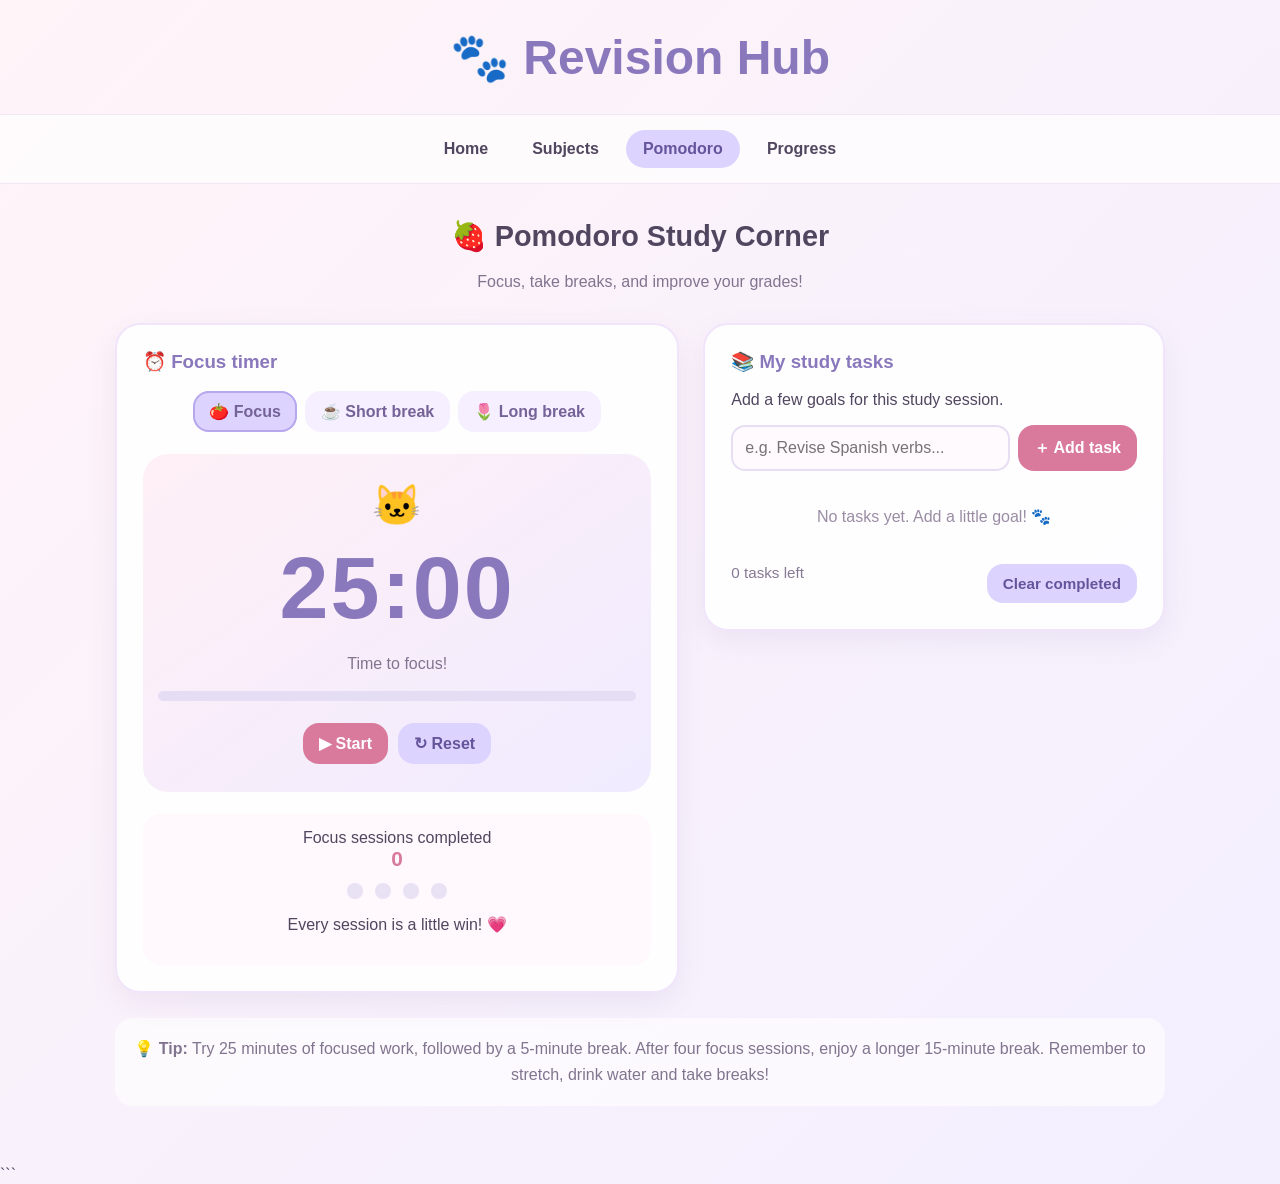
<file: Revision Hub/html/pomodoro.html>
<!DOCTYPE html>
<html lang="en">
<head>
  <meta charset="UTF-8">
  <meta name="viewport" content="width=device-width, initial-scale=1.0">
  <title>Pomodoro | Revision Hub</title>

  <style>
    :root {
      --pink: #f4b8cc;
      --pink-dark: #d9799b;
      --lavender: #dcd4ff;
      --purple: #8a78bd;
      --cream: #fffaf7;
      --text: #51465f;
      --white: #ffffff;
      --green: #b9dfc5;
    }

    * { box-sizing: border-box; }

    body {
      margin: 0;
      font-family: "Trebuchet MS", Arial, sans-serif;
      background: linear-gradient(135deg, #fff4f8, #f3efff);
      color: var(--text);
      min-height: 100vh;
    }

    header {
      text-align: center;
      padding: 30px 20px 20px;
    }

    header h1 {
      color: var(--purple);
      font-size: clamp(2rem, 5vw, 3rem);
      margin: 0 0 8px;
    }

    header p {
      margin: 0;
      color: #81748f;
    }

    .main-nav {
      display: flex;
      justify-content: center;
      align-items: center;
      gap: 10px;
      flex-wrap: wrap;
      padding: 15px 20px;
      background: rgba(255, 255, 255, 0.7);
      border-top: 1px solid #f0e6f5;
      border-bottom: 1px solid #f0e6f5;
    }

    .main-nav a {
      text-decoration: none;
      color: var(--text);
      padding: 10px 17px;
      border-radius: 22px;
      font-weight: bold;
      transition: 0.2s ease;
    }

    .main-nav a:hover,
    .main-nav a.active {
      background: var(--lavender);
      color: #65549b;
    }

    main {
      width: min(1050px, 92%);
      margin: 35px auto 60px;
    }

    .intro {
      text-align: center;
      margin-bottom: 28px;
    }

    .intro h2 {
      font-size: 1.8rem;
      margin-bottom: 8px;
    }

    .intro p {
      color: #81748f;
      line-height: 1.6;
    }

    .layout {
      display: grid;
      grid-template-columns: 1.1fr 0.9fr;
      gap: 24px;
      align-items: start;
    }

    .card {
      background: rgba(255, 255, 255, 0.9);
      border: 2px solid #f0e5fa;
      border-radius: 25px;
      padding: 26px;
      box-shadow: 0 10px 28px rgba(116, 91, 145, 0.09);
    }

    .card h3 {
      margin-top: 0;
      color: var(--purple);
    }

    .mode-buttons {
      display: flex;
      justify-content: center;
      gap: 8px;
      flex-wrap: wrap;
      margin-bottom: 22px;
    }

    button {
      font: inherit;
      cursor: pointer;
      border: none;
      border-radius: 16px;
      padding: 11px 16px;
      font-weight: bold;
      transition: transform 0.15s, opacity 0.15s;
    }

    button:hover {
      transform: translateY(-2px);
    }

    button:focus-visible,
    input:focus-visible,
    a:focus-visible {
      outline: 3px solid #9b89d1;
      outline-offset: 3px;
    }

    .mode-btn {
      background: #f5efff;
      color: #756398;
    }

    .mode-btn.selected {
      background: var(--lavender);
      box-shadow: inset 0 0 0 2px #b7a8ed;
    }

    .timer-face {
      text-align: center;
      background: linear-gradient(145deg, #fff0f6, #f0ebff);
      border-radius: 25px;
      padding: 28px 15px;
    }

    .timer-emoji {
      font-size: 2.5rem;
      margin-bottom: 8px;
    }

    #timer {
      font-size: clamp(3.7rem, 10vw, 5.5rem);
      font-weight: bold;
      letter-spacing: 2px;
      color: var(--purple);
      font-variant-numeric: tabular-nums;
      margin: 8px 0;
    }

    #mode-description {
      color: #82748f;
      margin-bottom: 18px;
    }

    .timer-progress {
      height: 10px;
      border-radius: 20px;
      overflow: hidden;
      background: #e4ddf3;
      margin: 15px 0 22px;
    }

    #timer-progress-fill {
      width: 100%;
      height: 100%;
      background: linear-gradient(90deg, var(--pink), #b6a4ef);
      transition: width 0.4s linear;
    }

    .timer-controls {
      display: flex;
      justify-content: center;
      gap: 10px;
      flex-wrap: wrap;
    }

    .primary-btn {
      background: var(--pink-dark);
      color: white;
    }

    .secondary-btn {
      background: var(--lavender);
      color: #65549b;
    }

    .green-btn {
      background: var(--green);
      color: #355e43;
    }

    .session-info {
      text-align: center;
      margin-top: 22px;
      padding: 15px;
      border-radius: 18px;
      background: #fff8fc;
    }

    .session-info strong {
      color: var(--pink-dark);
      font-size: 1.3rem;
    }

    .session-dots {
      display: flex;
      justify-content: center;
      gap: 12px;
      margin-top: 12px;
    }

    .session-dot {
      width: 16px;
      height: 16px;
      border-radius: 50%;
      background: #e9e1f4;
    }

    .session-dot.done {
      background: var(--pink-dark);
    }

    .task-form {
      display: flex;
      gap: 8px;
      margin: 16px 0;
    }

    .task-form input {
      min-width: 0;
      flex: 1;
      border: 2px solid #e8def4;
      border-radius: 14px;
      padding: 12px;
      font: inherit;
      color: var(--text);
      background: #fffafd;
    }

    .task-form input:focus {
      border-color: #b6a4ef;
      outline: none;
    }

    .task-list {
      list-style: none;
      padding: 0;
      margin: 0;
    }

    .task-item {
      display: flex;
      align-items: center;
      gap: 10px;
      padding: 12px 0;
      border-bottom: 1px solid #f0e8f6;
      overflow-wrap: anywhere;
    }

    .task-item input[type="checkbox"] {
      width: 18px;
      height: 18px;
      accent-color: var(--pink-dark);
      flex-shrink: 0;
    }

    .task-text {
      flex: 1;
    }

    .task-item.completed .task-text {
      text-decoration: line-through;
      color: #a69baa;
    }

    .delete-btn {
      padding: 6px 10px;
      background: #fff0f4;
      color: #bd6384;
      border-radius: 10px;
      flex-shrink: 0;
    }

    .empty-message {
      color: #9b8ca4;
      text-align: center;
      padding: 20px 5px;
    }

    .task-summary {
      display: flex;
      justify-content: space-between;
      gap: 10px;
      flex-wrap: wrap;
      margin-top: 18px;
      color: #887994;
      font-size: 0.95rem;
    }

    .tip {
      text-align: center;
      margin-top: 25px;
      padding: 18px;
      background: rgba(255, 255, 255, 0.65);
      border-radius: 18px;
      color: #81748f;
      line-height: 1.6;
    }

    footer {
      text-align: center;
      padding: 25px 15px;
      color: #93859d;
      font-size: 0.9rem;
    }

    /* Timer-complete popup */
    #alarm-popup {
      display: none;
      position: fixed;
      inset: 0;
      background: rgba(81, 70, 95, 0.45);
      z-index: 9999;
      align-items: center;
      justify-content: center;
      padding: 20px;
    }

    .alarm-card {
      background: #fffafc;
      border: 3px solid var(--lavender);
      border-radius: 25px;
      padding: 30px;
      max-width: 360px;
      width: 100%;
      text-align: center;
      color: var(--text);
      box-shadow: 0 10px 35px rgba(81, 70, 95, 0.2);
    }

    .alarm-card h2 {
      color: var(--purple);
    }

    @media (max-width: 720px) {
      .layout {
        grid-template-columns: 1fr;
      }

      main {
        margin-top: 25px;
      }

      .card {
        padding: 20px;
      }

      .task-form {
        flex-wrap: wrap;
      }

      .task-form button {
        width: 100%;
      }
    }
  </style>
</head>

<body>
  <header>
    <h1>🐾 Revision Hub</h1>
  </header>

  <nav class="main-nav" aria-label="Main navigation">
    <a href="index.html">Home</a>
    <a href="subjects.html">Subjects</a>
    <a href="pomodoro.html" class="active" aria-current="page">Pomodoro</a>
    <a href="progress.html">Progress</a>
  </nav>

  <main>
    <section class="intro">
      <h2>🍓 Pomodoro Study Corner</h2>
      <p>Focus, take breaks, and improve your grades!</p>
    </section>

    <div class="layout">
      <section class="card" aria-labelledby="timer-heading">
        <h3 id="timer-heading">⏰ Focus timer</h3>

        <div class="mode-buttons" aria-label="Choose timer mode">
          <button type="button" class="mode-btn selected" data-mode="focus" aria-pressed="true">
            🍅 Focus
          </button>
          <button type="button" class="mode-btn" data-mode="short" aria-pressed="false">
            ☕ Short break
          </button>
          <button type="button" class="mode-btn" data-mode="long" aria-pressed="false">
            🌷 Long break
          </button>
        </div>

        <div class="timer-face">
          <div class="timer-emoji" id="timer-emoji">🐱</div>
          <div id="timer" role="timer" aria-label="Time remaining">25:00</div>
          <p id="mode-description">Time to focus!</p>

          <div class="timer-progress"
               role="progressbar"
               aria-label="Timer progress"
               aria-valuemin="0"
               aria-valuemax="100"
               aria-valuenow="0"
               id="timer-progress">
            <div id="timer-progress-fill"></div>
          </div>

          <div class="timer-controls">
            <button type="button" class="primary-btn" id="start-pause">▶ Start</button>
            <button type="button" class="secondary-btn" id="reset-timer">↻ Reset</button>
          </div>
        </div>

        <div class="session-info">
          <div>Focus sessions completed</div>
          <strong id="session-count">0</strong>
          <div class="session-dots" id="session-dots" aria-label="Focus sessions in this cycle">
            <span class="session-dot"></span>
            <span class="session-dot"></span>
            <span class="session-dot"></span>
            <span class="session-dot"></span>
          </div>
          <p id="session-message">Every session is a little win! 💗</p>
        </div>
      </section>

      <section class="card" aria-labelledby="tasks-heading">
        <h3 id="tasks-heading">📚 My study tasks</h3>
        <p>Add a few goals for this study session.</p>

        <form class="task-form" id="task-form">
          <input
            id="task-input"
            type="text"
            maxlength="120"
            placeholder="e.g. Revise Spanish verbs..."
            aria-label="New study task"
            required
          >
          <button class="primary-btn" type="submit">＋ Add task</button>
        </form>

        <ul class="task-list" id="task-list"></ul>

        <div class="task-summary">
          <span id="task-count">0 tasks left</span>
          <button class="secondary-btn" id="clear-completed" type="button">
            Clear completed
          </button>
        </div>
      </section>
    </div>

    <div class="tip">
      💡 <strong>Tip:</strong>
      Try 25 minutes of focused work, followed by a 5-minute break.
      After four focus sessions, enjoy a longer 15-minute break.
      Remember to stretch, drink water and take breaks!
    </div>
  </main>

  <!-- Popup is placed before the script so its button is available. -->
  <div id="alarm-popup"
       role="dialog"
       aria-modal="true"
       aria-labelledby="alarm-title"
       aria-describedby="alarm-message">
    <div class="alarm-card">
      <div style="font-size: 3rem;" aria-hidden="true">🐱🔔</div>
      <h2 id="alarm-title">Time's up!</h2>
      <p id="alarm-message">Amazing work! Time for a break. 💗</p>
      <button type="button" class="primary-btn" id="alarm-ok">Okay! 🐾</button>
    </div>
  </div>

  <script>
    // All durations are in seconds.
    const durations = {
      focus: 25 * 60,
      short: 5 * 60,
      long: 15 * 60
    };

    const modeInfo = {
      focus: {
        emoji: "🐱",
        description: "Time to focus on one thing!",
        title: "Focus time"
      },
      short: {
        emoji: "☕",
        description: "Stretch, breathe and relax a little.",
        title: "Short break"
      },
      long: {
        emoji: "🌷",
        description: "You've earned a longer rest!",
        title: "Long break"
      }
    };

    let currentMode = "focus";
    let timeLeft = durations.focus;
    let timerInterval = null;
    let isRunning = false;
    let completedSessions = 0;
    let sessionCycle = 0;
    let endTime = null;
    let alarmAudio = null;
    let alarmStopTimeout = null;

    const timerDisplay = document.getElementById("timer");
    const startPauseButton = document.getElementById("start-pause");
    const resetButton = document.getElementById("reset-timer");
    const progressFill = document.getElementById("timer-progress-fill");
    const progressBar = document.getElementById("timer-progress");
    const modeDescription = document.getElementById("mode-description");
    const timerEmoji = document.getElementById("timer-emoji");
    const sessionCount = document.getElementById("session-count");
    const sessionMessage = document.getElementById("session-message");
    const sessionDots = document.querySelectorAll(".session-dot");

    const alarmPopup = document.getElementById("alarm-popup");
    const alarmTitle = document.getElementById("alarm-title");
    const alarmMessage = document.getElementById("alarm-message");
    const alarmOkButton = document.getElementById("alarm-ok");

    // Update daily and total progress for the Progress page.
    function saveFocusSession() {
      const now = new Date();

      const dateKey =
        now.getFullYear() + "-" +
        String(now.getMonth() + 1).padStart(2, "0") + "-" +
        String(now.getDate()).padStart(2, "0");

      const totalKey = "studyPawsTotalSessions";
      const dailyKey = "studyPawsSessions-" + dateKey;

      const total = Number(localStorage.getItem(totalKey)) || 0;
      const daily = Number(localStorage.getItem(dailyKey)) || 0;

      localStorage.setItem(totalKey, total + 1);
      localStorage.setItem(dailyKey, daily + 1);

      const lastDate = localStorage.getItem("studyPawsLastStudyDate");
      let streak = Number(localStorage.getItem("studyPawsStreak")) || 0;

      const yesterday = new Date(now);
      yesterday.setDate(yesterday.getDate() - 1);

      const yesterdayKey =
        yesterday.getFullYear() + "-" +
        String(yesterday.getMonth() + 1).padStart(2, "0") + "-" +
        String(yesterday.getDate()).padStart(2, "0");

      if (lastDate !== dateKey) {
        streak = lastDate === yesterdayKey ? streak + 1 : 1;
        localStorage.setItem("studyPawsStreak", streak);
        localStorage.setItem("studyPawsLastStudyDate", dateKey);
      }
    }

    function formatTime(seconds) {
      const minutes = Math.floor(seconds / 60);
      const remainingSeconds = seconds % 60;

      return String(minutes).padStart(2, "0") + ":" +
        String(remainingSeconds).padStart(2, "0");
    }

    function updateTimerDisplay() {
      timerDisplay.textContent = formatTime(timeLeft);

      const elapsed = durations[currentMode] - timeLeft;
      const progress = (elapsed / durations[currentMode]) * 100;

      progressFill.style.width = progress + "%";
      progressBar.setAttribute("aria-valuenow", Math.round(progress));

      document.title = isRunning
        ? formatTime(timeLeft) + " — Revision Hub"
        : "Pomodoro | Revision Hub";
    }

    function updateModeButtons() {
      document.querySelectorAll(".mode-btn").forEach(button => {
        const selected = button.dataset.mode === currentMode;
        button.classList.toggle("selected", selected);
        button.setAttribute("aria-pressed", String(selected));
      });
    }

    function updateSessionDisplay() {
      sessionCount.textContent = completedSessions;

      sessionDots.forEach((dot, index) => {
        dot.classList.toggle("done", index < sessionCycle);
      });

      if (sessionCycle === 0 && completedSessions > 0) {
        sessionMessage.textContent = "New cycle, fresh paws! 🐾";
      } else if (sessionCycle === 0) {
        sessionMessage.textContent = "Every session is a little win! 💗";
      } else {
        sessionMessage.textContent =
          sessionCycle + " of 4 focus sessions in this cycle ✨";
      }
    }

    function stopTimer() {
      clearInterval(timerInterval);
      timerInterval = null;
      isRunning = false;
      endTime = null;
      startPauseButton.textContent = "▶ Start";
      updateTimerDisplay();
    }

    function selectMode(mode) {
      stopTimer();
      currentMode = mode;
      timeLeft = durations[mode];

      timerEmoji.textContent = modeInfo[mode].emoji;
      modeDescription.textContent = modeInfo[mode].description;

      updateModeButtons();
      updateTimerDisplay();
    }

    function stopAlarm() {
      clearTimeout(alarmStopTimeout);
      alarmStopTimeout = null;

      if (alarmAudio) {
        alarmAudio.pause();
        alarmAudio.currentTime = 0;
      }
    }

    function playNotification() {
      stopAlarm();

      // Put alarm.mp3 in the same folder as pomodoro.html.
      alarmAudio = new Audio("alarm.mp3");
      alarmAudio.volume = 0.8;
      alarmAudio.loop = true;

      alarmAudio.play()
        .then(() => {
          // Stop the alarm automatically after 8 seconds.
          alarmStopTimeout = setTimeout(stopAlarm, 8000);
        })
        .catch(error => {
          // The popup will still appear if the sound cannot play.
          console.warn("Could not play alarm.mp3:", error);
        });
    }

    function showAlarmPopup(title, message) {
      alarmTitle.textContent = title;
      alarmMessage.textContent = message;
      alarmPopup.style.display = "flex";
      alarmOkButton.focus();
    }

    function hideAlarmPopup() {
      alarmPopup.style.display = "none";
      stopAlarm();
    }

    // The button exists before this script runs, so this listener can attach safely.
    alarmOkButton.addEventListener("click", hideAlarmPopup);

    // Clicking outside the popup card closes it.
    alarmPopup.addEventListener("click", event => {
      if (event.target === alarmPopup) {
        hideAlarmPopup();
      }
    });

    // Escape also closes the popup.
    document.addEventListener("keydown", event => {
      if (event.key === "Escape" && alarmPopup.style.display === "flex") {
        hideAlarmPopup();
      }
    });

    function completeTimer() {
      stopTimer();
      timeLeft = 0;
      updateTimerDisplay();

      // Start the alarm without a blocking alert().
      playNotification();

      if (currentMode === "focus") {
        completedSessions++;
        saveFocusSession();

        sessionCycle = (sessionCycle + 1) % 4;
        updateSessionDisplay();

        if (sessionCycle === 0) {
          selectMode("long");
          showAlarmPopup(
            "Amazing work! 🐾",
            "Four focus sessions completed! Time for a 15-minute long break."
          );
        } else {
          selectMode("short");
          showAlarmPopup(
            "Focus session complete! 💗",
            "Time for a little break. You've earned it!"
          );
        }
      } else {
        selectMode("focus");
        showAlarmPopup(
          "Break time is over! 🌷",
          "Ready to focus again?"
        );
      }
    }

    function tick() {
      if (!isRunning || endTime === null) return;

      timeLeft = Math.max(0, Math.ceil((endTime - Date.now()) / 1000));

      if (timeLeft <= 0) {
        completeTimer();
        return;
      }

      updateTimerDisplay();
    }

    function startTimer() {
      if (isRunning) {
        timeLeft = Math.max(0, Math.ceil((endTime - Date.now()) / 1000));
        stopTimer();
        return;
      }

      if (timeLeft <= 0) {
        timeLeft = durations[currentMode];
      }

      isRunning = true;
      endTime = Date.now() + timeLeft * 1000;
      startPauseButton.textContent = "⏸ Pause";

      timerInterval = setInterval(tick, 250);
      updateTimerDisplay();
    }

    startPauseButton.addEventListener("click", startTimer);

    resetButton.addEventListener("click", () => {
      stopTimer();
      timeLeft = durations[currentMode];
      updateTimerDisplay();
    });

    document.querySelectorAll(".mode-btn").forEach(button => {
      button.addEventListener("click", () => {
        selectMode(button.dataset.mode);
      });
    });

    // Study task list: tasks are saved in localStorage.
    const taskForm = document.getElementById("task-form");
    const taskInput = document.getElementById("task-input");
    const taskList = document.getElementById("task-list");
    const taskCount = document.getElementById("task-count");
    const clearCompletedButton = document.getElementById("clear-completed");

    let tasks = [];

    try {
      const savedTasks = localStorage.getItem("studyPawsTasks");
      tasks = savedTasks ? JSON.parse(savedTasks) : [];

      if (!Array.isArray(tasks)) {
        tasks = [];
      }
    } catch (error) {
      tasks = [];
    }

    function saveTasks() {
      try {
        localStorage.setItem("studyPawsTasks", JSON.stringify(tasks));
      } catch (error) {
        console.warn("Tasks could not be saved in this browser.", error);
      }
    }

    function renderTasks() {
      taskList.replaceChildren();

      if (tasks.length === 0) {
        const empty = document.createElement("li");
        empty.className = "empty-message";
        empty.textContent = "No tasks yet. Add a little goal! 🐾";
        taskList.appendChild(empty);
      }

      tasks.forEach(task => {
        const item = document.createElement("li");
        item.className = "task-item" +
          (task.completed ? " completed" : "");

        const checkbox = document.createElement("input");
        checkbox.type = "checkbox";
        checkbox.checked = Boolean(task.completed);
        checkbox.setAttribute(
          "aria-label",
          "Mark " + task.text + " complete"
        );

        checkbox.addEventListener("change", () => {
          task.completed = checkbox.checked;
          saveTasks();
          renderTasks();
        });

        const text = document.createElement("span");
        text.className = "task-text";
        text.textContent = task.text;

        const deleteButton = document.createElement("button");
        deleteButton.type = "button";
        deleteButton.className = "delete-btn";
        deleteButton.textContent = "✕";
        deleteButton.setAttribute(
          "aria-label",
          "Delete " + task.text
        );

        deleteButton.addEventListener("click", () => {
          tasks = tasks.filter(savedTask => savedTask.id !== task.id);
          saveTasks();
          renderTasks();
        });

        item.append(checkbox, text, deleteButton);
        taskList.appendChild(item);
      });

      const remaining = tasks.filter(task => !task.completed).length;

      taskCount.textContent =
        remaining + (remaining === 1 ? " task left" : " tasks left");
    }

    taskForm.addEventListener("submit", event => {
      event.preventDefault();

      const text = taskInput.value.trim();
      if (!text) return;

      tasks.push({
        id: Date.now() + "-" + Math.random().toString(16).slice(2),
        text: text,
        completed: false
      });

      saveTasks();
      renderTasks();
      taskInput.value = "";
      taskInput.focus();
    });

    clearCompletedButton.addEventListener("click", () => {
      tasks = tasks.filter(task => !task.completed);
      saveTasks();
      renderTasks();
    });

    // Initial page setup.
    updateModeButtons();
    updateTimerDisplay();
    updateSessionDisplay();
    renderTasks();
  </script>
</body>
</html>
```
</file>
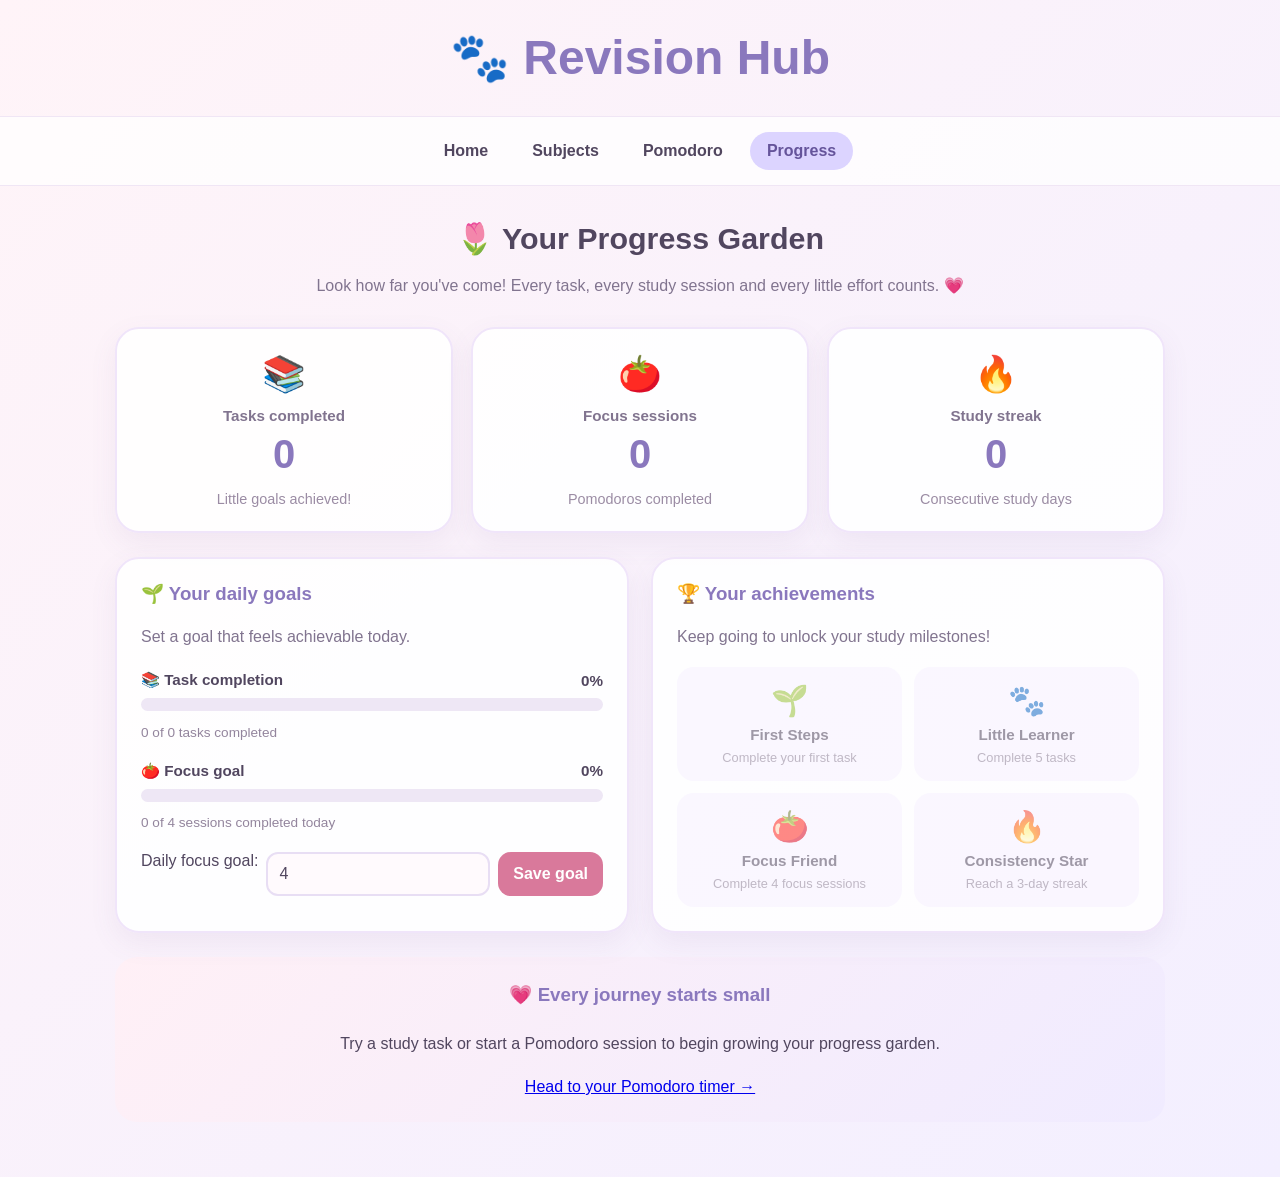
<file: Revision Hub/html/progress.html>
<!DOCTYPE html>
<html lang="en">
<head>
  <meta charset="UTF-8">
  <meta name="viewport" content="width=device-width, initial-scale=1.0">
  <title>Progress | Revision Hub</title>

  <style>
    :root {
      --pink: #f4b8cc;
      --pink-dark: #d9799b;
      --lavender: #dcd4ff;
      --purple: #8a78bd;
      --cream: #fffaf7;
      --text: #51465f;
      --green: #b9dfc5;
    }

    * { box-sizing: border-box; }

    body {
      margin: 0;
      min-height: 100vh;
      font-family: "Trebuchet MS", Arial, sans-serif;
      color: var(--text);
      background: linear-gradient(135deg, #fff4f8, #f3efff);
    }

    header {
      text-align: center;
      padding: 30px 20px 22px;
    }

    header h1 {
      margin: 0 0 8px;
      color: var(--purple);
      font-size: clamp(2rem, 5vw, 3rem);
    }

    header p { color: #81748f; }

    .main-nav {
      display: flex;
      justify-content: center;
      align-items: center;
      flex-wrap: wrap;
      gap: 10px;
      padding: 15px;
      background: rgba(255,255,255,.75);
      border-block: 1px solid #f0e6f5;
    }

    .main-nav a {
      color: var(--text);
      text-decoration: none;
      font-weight: bold;
      padding: 10px 17px;
      border-radius: 22px;
    }

    .main-nav a:hover,
    .main-nav a.active {
      background: var(--lavender);
      color: #65549b;
    }

    main {
      width: min(1050px, 92%);
      margin: 35px auto 55px;
    }

    .welcome {
      text-align: center;
      margin-bottom: 28px;
    }

    .welcome h2 {
      font-size: 1.9rem;
      margin-bottom: 8px;
    }

    .welcome p {
      color: #81748f;
      line-height: 1.6;
    }

    .stats-grid {
      display: grid;
      grid-template-columns: repeat(3, 1fr);
      gap: 18px;
      margin-bottom: 24px;
    }

    .stat-card, .panel {
      background: rgba(255,255,255,.9);
      border: 2px solid #f0e5fa;
      border-radius: 24px;
      padding: 24px;
      box-shadow: 0 10px 28px rgba(116,91,145,.08);
    }

    .stat-card { text-align: center; }

    .stat-icon { font-size: 2.2rem; }

    .stat-card h3 {
      color: #81748f;
      font-size: .95rem;
      margin: 12px 0 8px;
    }

    .stat-number {
      font-size: 2.5rem;
      font-weight: bold;
      color: var(--purple);
      overflow-wrap: anywhere;
    }

    .stat-card p {
      color: #9b8ca4;
      font-size: .9rem;
      margin-bottom: 0;
    }

    .content-grid {
      display: grid;
      grid-template-columns: 1fr 1fr;
      gap: 22px;
    }

    .panel h3 {
      margin-top: 0;
      color: var(--purple);
    }

    .panel > p {
      color: #81748f;
      line-height: 1.6;
    }

    .progress-row { margin: 22px 0; }

    .progress-label {
      display: flex;
      justify-content: space-between;
      align-items: center;
      gap: 10px;
      margin-bottom: 9px;
      font-weight: bold;
      font-size: .95rem;
    }

    .bar {
      height: 13px;
      background: #eee7f5;
      border-radius: 20px;
      overflow: hidden;
    }

    .bar-fill {
      height: 100%;
      width: 0;
      border-radius: 20px;
      transition: width .35s ease;
      background: linear-gradient(90deg, var(--pink), #b6a4ef);
    }

    .bar-fill.green {
      background: linear-gradient(90deg, #b9dfc5, #82c69b);
    }

    .goal-form {
      display: flex;
      gap: 8px;
      flex-wrap: wrap;
      margin-top: 18px;
    }

    input {
      min-width: 0;
      flex: 1;
      width: 100px;
      padding: 11px;
      border: 2px solid #e8def4;
      border-radius: 12px;
      font: inherit;
      color: var(--text);
      background: #fffafd;
    }

    button {
      font: inherit;
      font-weight: bold;
      cursor: pointer;
      border: none;
      border-radius: 13px;
      padding: 11px 15px;
      transition: transform .15s;
    }

    button:hover { transform: translateY(-2px); }

    button:focus-visible, a:focus-visible, input:focus-visible {
      outline: 3px solid #9b89d1;
      outline-offset: 3px;
    }

    .primary-btn {
      background: var(--pink-dark);
      color: white;
    }

    .secondary-btn {
      background: var(--lavender);
      color: #65549b;
    }

    .milestones {
      display: grid;
      grid-template-columns: repeat(2, 1fr);
      gap: 12px;
      margin-top: 18px;
    }

    .milestone {
      padding: 16px 10px;
      text-align: center;
      border-radius: 17px;
      background: #f7f2ff;
      opacity: .55;
    }

    .milestone.unlocked {
      opacity: 1;
      background: #fff0f6;
      border: 1px solid #f3c6d8;
    }

    .milestone span {
      display: block;
      font-size: 1.9rem;
      margin-bottom: 7px;
    }

    .milestone strong { font-size: .95rem; }

    .milestone p {
      margin: 6px 0 0;
      color: #8d7f97;
      font-size: .8rem;
    }

    .encouragement {
      margin-top: 24px;
      padding: 22px;
      text-align: center;
      border-radius: 22px;
      background: linear-gradient(135deg, #fff0f6, #f0ebff);
      line-height: 1.7;
    }

    .encouragement h3 {
      margin-top: 0;
      color: var(--purple);
    }

    .small-note {
      font-size: .85rem;
      color: #93859d;
    }

    footer {
      text-align: center;
      padding: 25px 15px;
      color: #93859d;
    }

    @media (max-width: 720px) {
      .stats-grid { grid-template-columns: 1fr; }
      .content-grid { grid-template-columns: 1fr; }
      .stat-card { padding: 19px; }
      .panel { padding: 20px; }
    }
  </style>
</head>

<body>
  <header>
    <h1>🐾 Revision Hub</h1>
  </header>

  <nav class="main-nav" aria-label="Main navigation">
    <a href="index.html">Home</a>
    <a href="subjects.html">Subjects</a>
    <a href="pomodoro.html">Pomodoro</a>
    <a href="progress.html" class="active" aria-current="page">Progress</a>
  </nav>

  <main>
    <section class="welcome">
      <h2>🌷 Your Progress Garden</h2>
      <p>
        Look how far you've come! Every task, every study session
        and every little effort counts. 💗
      </p>
    </section>

    <section class="stats-grid" aria-label="Your study statistics">
      <article class="stat-card">
        <div class="stat-icon">📚</div>
        <h3>Tasks completed</h3>
        <div class="stat-number" id="completed-tasks">0</div>
        <p>Little goals achieved!</p>
      </article>

      <article class="stat-card">
        <div class="stat-icon">🍅</div>
        <h3>Focus sessions</h3>
        <div class="stat-number" id="focus-sessions">0</div>
        <p>Pomodoros completed</p>
      </article>

      <article class="stat-card">
        <div class="stat-icon">🔥</div>
        <h3>Study streak</h3>
        <div class="stat-number" id="study-streak">0</div>
        <p>Consecutive study days</p>
      </article>
    </section>

    <div class="content-grid">
      <section class="panel">
        <h3>🌱 Your daily goals</h3>
        <p>Set a goal that feels achievable today.</p>

        <div class="progress-row">
          <div class="progress-label">
            <span>📚 Task completion</span>
            <span id="task-percentage">0%</span>
          </div>
          <div class="bar" role="progressbar"
               aria-label="Task completion"
               aria-valuemin="0" aria-valuemax="100"
               aria-valuenow="0" id="task-bar">
            <div class="bar-fill green" id="task-fill"></div>
          </div>
          <p class="small-note" id="task-detail">0 of 0 tasks completed</p>
        </div>

        <div class="progress-row">
          <div class="progress-label">
            <span>🍅 Focus goal</span>
            <span id="focus-percentage">0%</span>
          </div>
          <div class="bar" role="progressbar"
               aria-label="Daily focus goal"
               aria-valuemin="0" aria-valuemax="100"
               aria-valuenow="0" id="focus-bar">
            <div class="bar-fill" id="focus-fill"></div>
          </div>
          <p class="small-note" id="focus-detail">0 of 4 sessions completed today</p>
        </div>

        <form class="goal-form" id="goal-form">
          <label for="daily-goal">Daily focus goal:</label>
          <input id="daily-goal" type="number" min="1" max="50" value="4" required>
          <button class="primary-btn" type="submit">Save goal</button>
        </form>
      </section>

      <section class="panel">
        <h3>🏆 Your achievements</h3>
        <p>Keep going to unlock your study milestones!</p>

        <div class="milestones">
          <div class="milestone" id="badge-first">
            <span>🌱</span>
            <strong>First Steps</strong>
            <p>Complete your first task</p>
          </div>

          <div class="milestone" id="badge-five">
            <span>🐾</span>
            <strong>Little Learner</strong>
            <p>Complete 5 tasks</p>
          </div>

          <div class="milestone" id="badge-focus">
            <span>🍅</span>
            <strong>Focus Friend</strong>
            <p>Complete 4 focus sessions</p>
          </div>

          <div class="milestone" id="badge-streak">
            <span>🔥</span>
            <strong>Consistency Star</strong>
            <p>Reach a 3-day streak</p>
          </div>
        </div>
      </section>
    </div>

    <section class="encouragement">
      <h3 id="encouragement-title">💗 You're doing great!</h3>
      <p id="encouragement-message">
        Your progress doesn't have to be perfect. Just keep showing up.
      </p>
      <a href="pomodoro.html">Head to your Pomodoro timer →</a>
    </section>
  </main>
  
  <script>
    const $ = id => document.getElementById(id);

    // Load the saved study tasks.
    function loadTasks() {
      try {
        const tasks = JSON.parse(
          localStorage.getItem("studyPawsTasks") || "[]"
        );
        return Array.isArray(tasks) ? tasks : [];
      } catch {
        return [];
      }
    }

    function loadNumber(key, fallback = 0) {
      const value = Number(localStorage.getItem(key));
      return Number.isFinite(value) && value >= 0 ? value : fallback;
    }

    function getToday() {
      const now = new Date();
      const year = now.getFullYear();
      const month = String(now.getMonth() + 1).padStart(2, "0");
      const day = String(now.getDate()).padStart(2, "0");
      return `${year}-${month}-${day}`;
    }

    function getYesterday() {
      const date = new Date();
      date.setDate(date.getDate() - 1);
      const year = date.getFullYear();
      const month = String(date.getMonth() + 1).padStart(2, "0");
      const day = String(date.getDate()).padStart(2, "0");
      return `${year}-${month}-${day}`;
    }

    let dailyGoal = loadNumber("studyPawsDailyGoal", 4);
    dailyGoal = Math.max(1, Math.min(50, dailyGoal || 4));

    function updateProgressBar(fillId, barId, percent) {
      const safePercent = Math.max(0, Math.min(100, percent));
      $(fillId).style.width = safePercent + "%";
      $(barId).setAttribute("aria-valuenow", Math.round(safePercent));
    }

    function updateProgress() {
      const tasks = loadTasks();
      const completedTasks = tasks.filter(task => task.completed).length;
      const totalTasks = tasks.length;

      // The Pomodoro page will save completed sessions using this key.
      const today = getToday();
      const dailySessions = loadNumber("studyPawsSessions-" + today, 0);
      const totalSessions = loadNumber("studyPawsTotalSessions", 0);

      // Study streak is based on dates recorded by the Pomodoro page.
      const lastStudyDate = localStorage.getItem("studyPawsLastStudyDate");
      let streak = loadNumber("studyPawsStreak", 0);

      if (lastStudyDate !== today && lastStudyDate !== getYesterday()) {
        streak = 0;
      }

      $("completed-tasks").textContent = completedTasks;
      $("focus-sessions").textContent = totalSessions;
      $("study-streak").textContent = streak;

      const taskPercent = totalTasks
        ? (completedTasks / totalTasks) * 100
        : 0;

      $("task-percentage").textContent = Math.round(taskPercent) + "%";
      $("task-detail").textContent =
        `${completedTasks} of ${totalTasks} tasks completed`;

      updateProgressBar("task-fill", "task-bar", taskPercent);

      const focusPercent = (dailySessions / dailyGoal) * 100;
      $("focus-percentage").textContent =
        Math.round(Math.min(100, focusPercent)) + "%";
      $("focus-detail").textContent =
        `${dailySessions} of ${dailyGoal} sessions completed today`;

      updateProgressBar("focus-fill", "focus-bar", focusPercent);

      $("daily-goal").value = dailyGoal;

      $("badge-first").classList.toggle("unlocked", completedTasks >= 1);
      $("badge-five").classList.toggle("unlocked", completedTasks >= 5);
      $("badge-focus").classList.toggle("unlocked", dailySessions >= 4);
      $("badge-streak").classList.toggle("unlocked", streak >= 3);

      if (dailySessions >= dailyGoal) {
        $("encouragement-title").textContent = "🎉 Daily goal achieved!";
        $("encouragement-message").textContent =
          "You did it! Take a breath and be proud of yourself. 🐾";
      } else if (completedTasks >= 1 || dailySessions >= 1) {
        $("encouragement-title").textContent = "🌸 Look at you go!";
        $("encouragement-message").textContent =
          "You're making progress already. Keep taking those little steps!";
      } else {
        $("encouragement-title").textContent = "💗 Every journey starts small";
        $("encouragement-message").textContent =
          "Try a study task or start a Pomodoro session to begin growing your progress garden.";
      }
    }

    $("goal-form").addEventListener("submit", event => {
      event.preventDefault();

      const enteredGoal = Number($("daily-goal").value);

      if (!Number.isInteger(enteredGoal) ||
          enteredGoal < 1 || enteredGoal > 50) {
        alert("Choose a daily goal between 1 and 50 sessions.");
        return;
      }

      dailyGoal = enteredGoal;
      localStorage.setItem("studyPawsDailyGoal", String(dailyGoal));
      updateProgress();
    });

    // Refresh when returning to this page or changing saved browser data.
    window.addEventListener("focus", updateProgress);
    window.addEventListener("storage", updateProgress);

    updateProgress();
  </script>
</body>
</html>
</file>
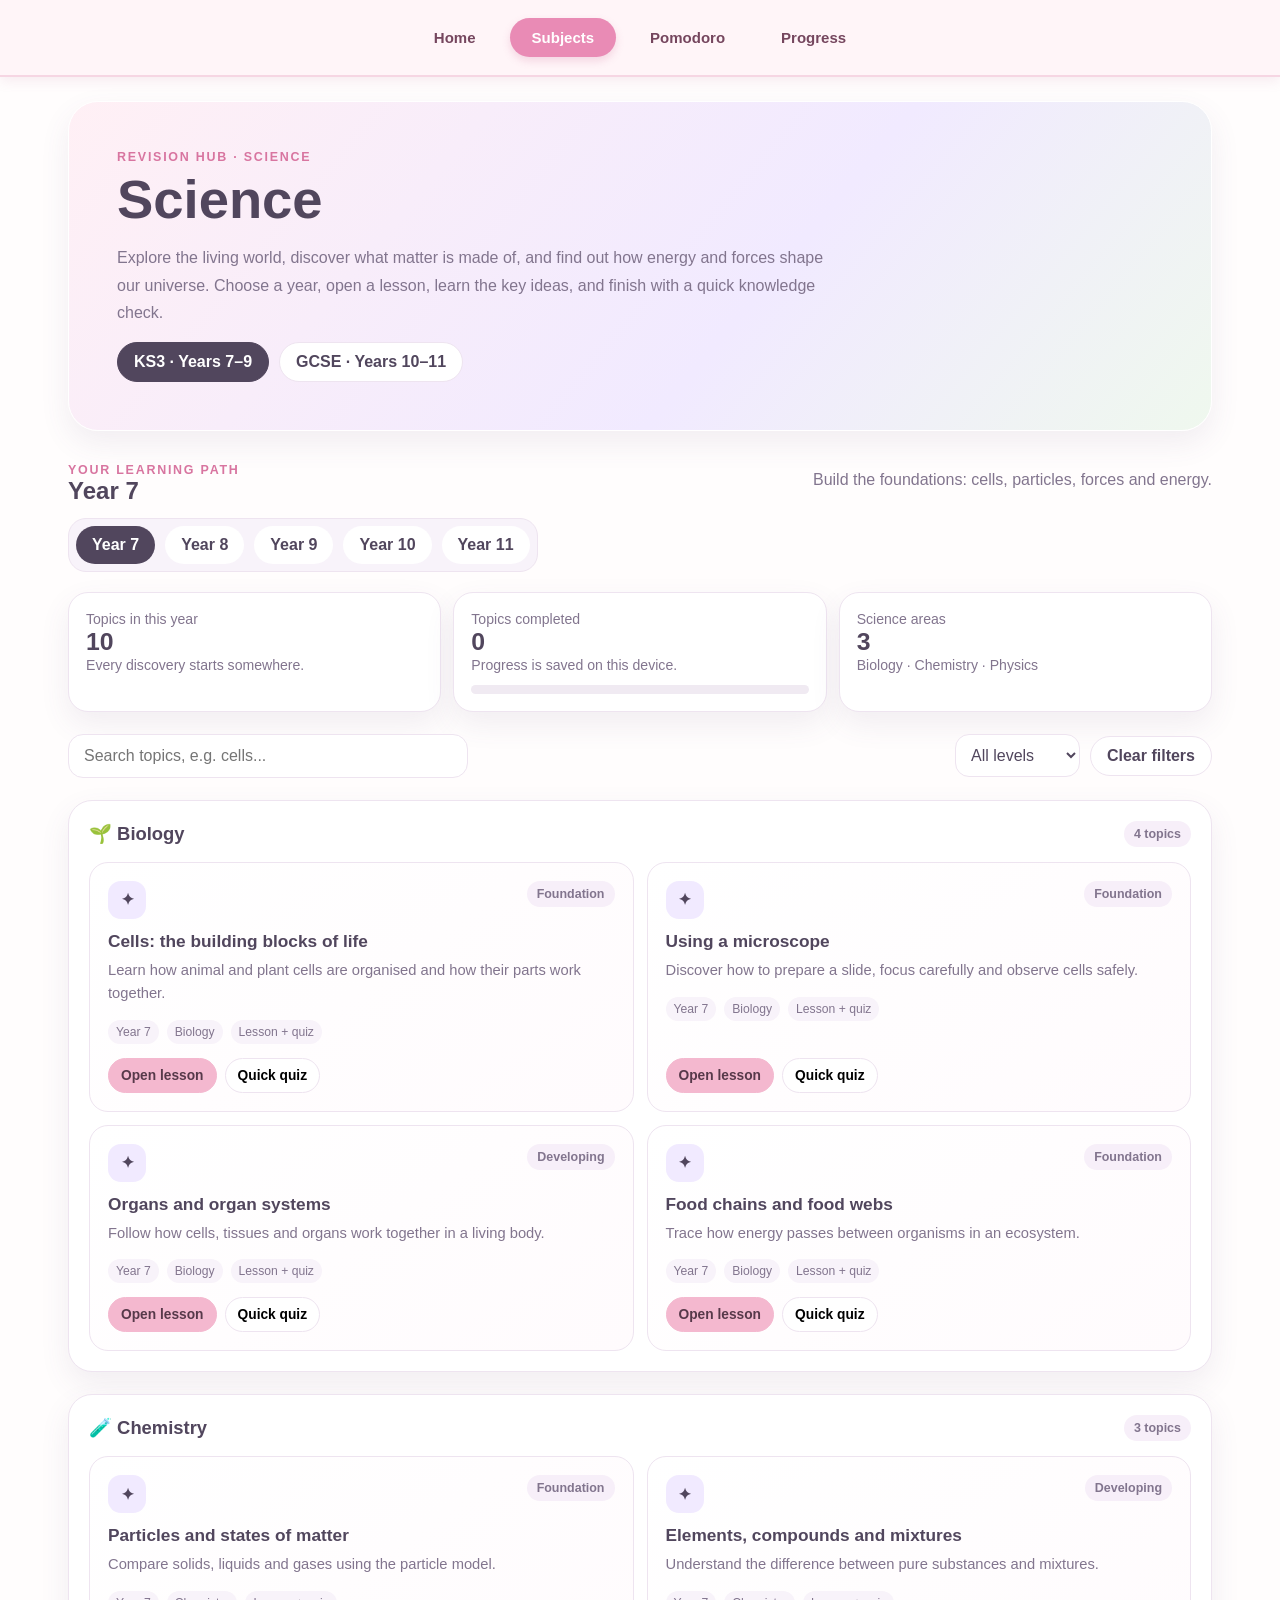
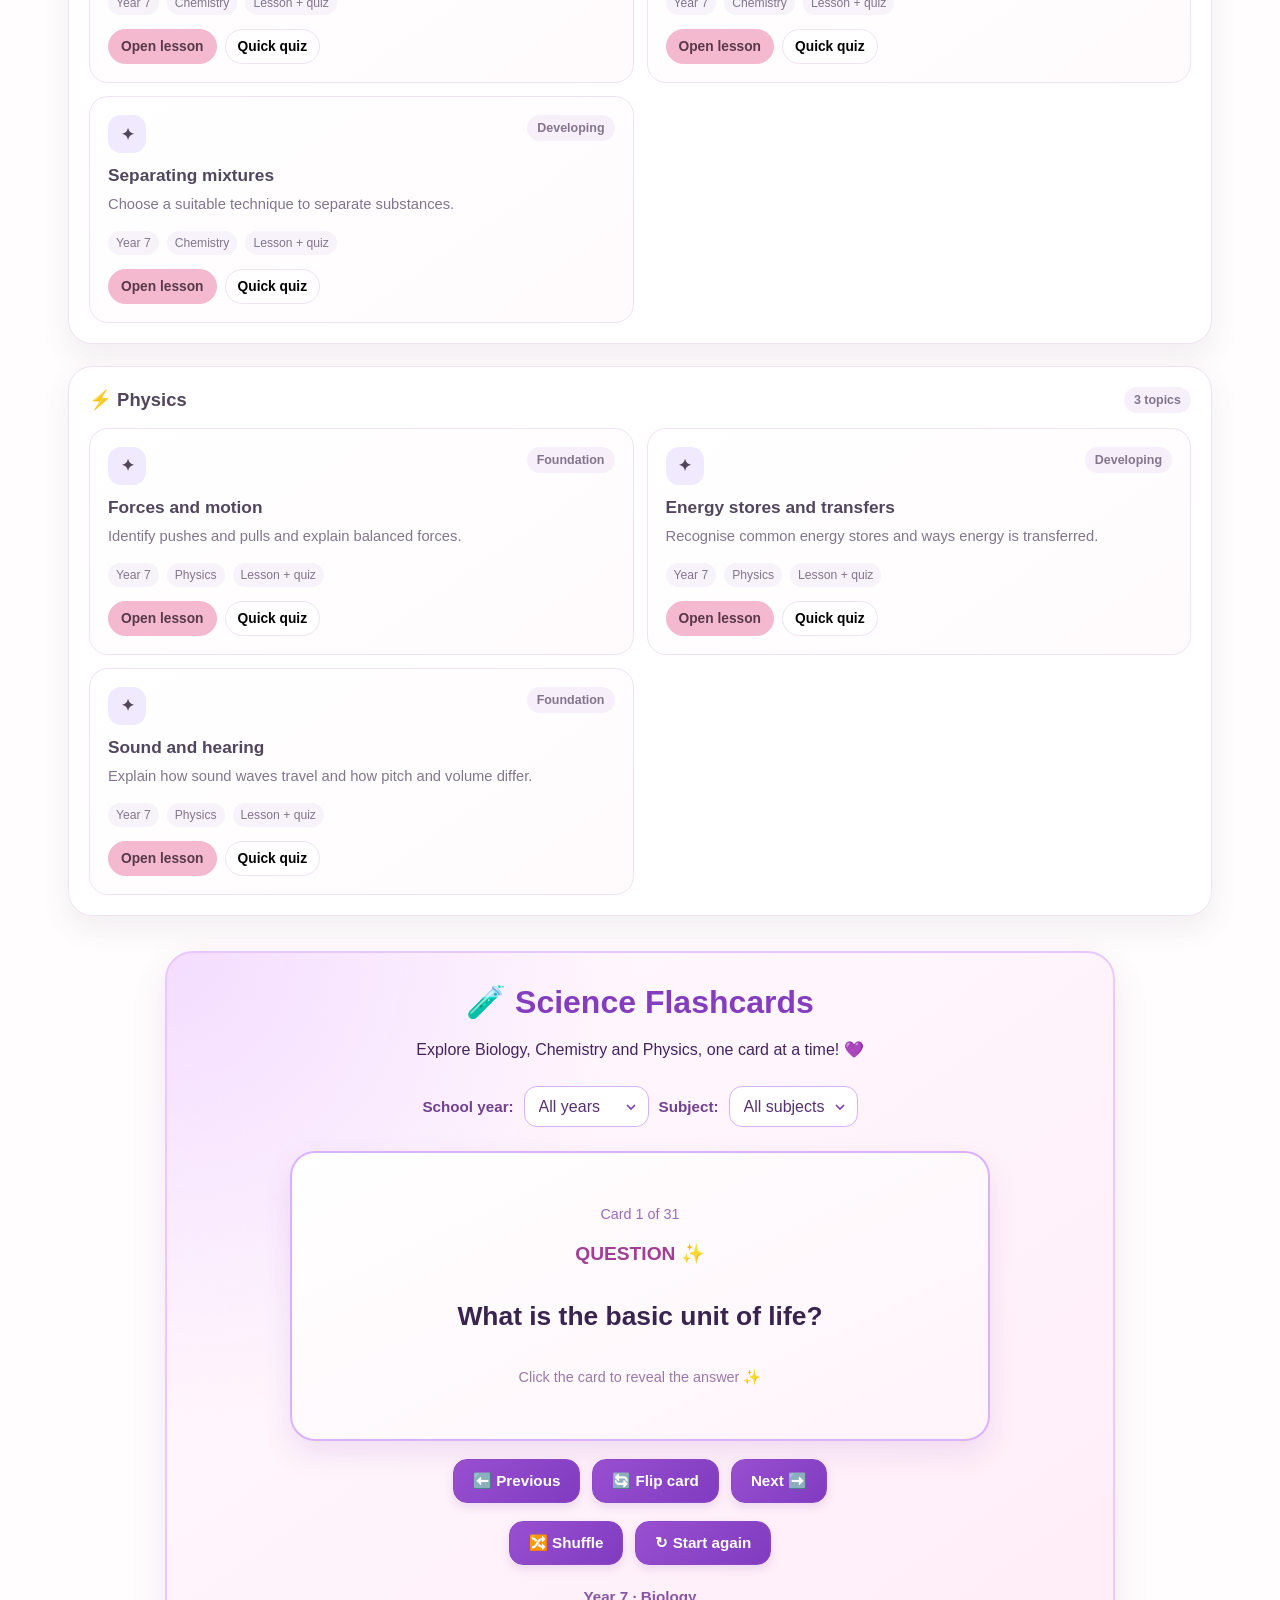
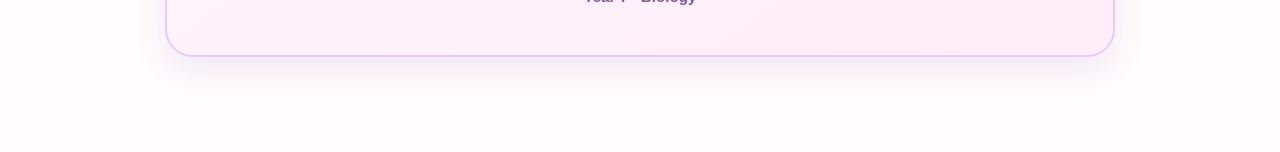
<file: Revision Hub/html/science.html>
<!DOCTYPE html>
<html lang="en">
<head>
<meta charset="UTF-8">
<meta name="viewport" content="width=device-width, initial-scale=1.0">
<title>Science | Revision Hub</title>

<style>
:root {
    --ink: #51465d;
    --muted: #82758e;
    --pink: #f4b8cf;
    --pink-dark: #d875a0;
    --lilac: #d9ccf4;
    --line: #eee4f0;
    --shadow: 0 12px 30px rgba(104, 78, 120, .09);
}

* {
    box-sizing: border-box;
}

body {
    margin: 0;
    color: var(--ink);
    background: #fffdfd;
    font-family: "Segoe UI", Arial, sans-serif;
}

button, input, select {
    font: inherit;
}

button {
    cursor: pointer;
}

/* ===== NAVBAR ===== */

.main-nav {
    display: flex;
    justify-content: center;
    align-items: center;
    flex-wrap: wrap;
    gap: 12px;
    padding: 18px 24px;
    background: #fff5f8;
    border-bottom: 2px solid #f6d6e3;
    box-shadow: 0 4px 12px rgba(190, 105, 145, .12);
    position: sticky;
    top: 0;
    z-index: 1000;
}

.main-nav a {
    display: inline-block;
    padding: 11px 22px;
    color: #75465e;
    font-size: 15px;
    font-weight: 600;
    text-decoration: none;
    border-radius: 25px;
    transition: .25s ease;
}

.main-nav a:hover {
    background: #f8dce8;
    color: #bd4f82;
    transform: translateY(-2px);
}

.main-nav a.active {
    background: #e98bb5;
    color: white;
    box-shadow: 0 4px 9px rgba(200, 90, 140, .2);
}

.main-nav a:focus-visible {
    outline: 3px solid #bd4f82;
    outline-offset: 4px;
}

/* ===== PAGE LAYOUT ===== */

.science-app {
    max-width: 1180px;
    margin: 0 auto;
    padding: 24px 18px 60px;
}

.hero {
    padding: clamp(25px, 5vw, 48px);
    border-radius: 30px;
    background: linear-gradient(
        130deg,
        #fff0f5,
        #f1eaff 60%,
        #eff8ee
    );
    box-shadow: var(--shadow);
    border: 1px solid white;
}

.eyebrow {
    font-size: .78rem;
    text-transform: uppercase;
    letter-spacing: .14em;
    font-weight: 800;
    color: var(--pink-dark);
}

.hero h1 {
    font-size: clamp(2rem, 5vw, 3.4rem);
    line-height: 1.05;
    margin: .45rem 0 .8rem;
}

.hero p {
    max-width: 730px;
    line-height: 1.7;
    color: var(--muted);
}

.muted {
    color: var(--muted);
}

.pill-row,
.year-tabs,
.actions,
.filters {
    display: flex;
    gap: 10px;
    flex-wrap: wrap;
    align-items: center;
}

.pill,
.year-tab,
.button,
.lesson-action {
    border: 1px solid var(--line);
    border-radius: 999px;
    padding: 10px 16px;
    font-weight: 750;
    text-decoration: none;
    display: inline-flex;
    align-items: center;
    justify-content: center;
    gap: 7px;
    transition: transform .15s, box-shadow .15s, background .15s;
}

.pill,
.year-tab {
    background: white;
    color: var(--ink);
}

.pill[aria-pressed="true"],
.year-tab[aria-pressed="true"] {
    background: var(--ink);
    color: white;
    border-color: var(--ink);
}

.button {
    background: white;
    color: var(--ink);
}

.button.primary,
.lesson-action.primary {
    background: var(--pink);
    border-color: var(--pink);
    color: #57394a;
}

.button.lilac {
    background: #eee7ff;
    border-color: #e2d8ff;
}

.pill:hover,
.year-tab:hover,
.button:hover,
.lesson-action:hover {
    transform: translateY(-2px);
    box-shadow: 0 7px 15px #51465d18;
}

/* ===== YEAR SELECTOR ===== */

.curriculum {
    margin: 24px 0 16px;
    display: grid;
    gap: 13px;
}

.section-heading {
    display: flex;
    align-items: end;
    justify-content: space-between;
    gap: 12px;
    flex-wrap: wrap;
}

.section-heading h2 {
    margin: 0;
    font-size: 1.5rem;
}

.year-tabs {
    padding: 7px;
    background: #f8f3fa;
    border: 1px solid var(--line);
    border-radius: 18px;
    width: fit-content;
}

.year-tab {
    border: 0;
}

/* ===== PROGRESS ===== */

.stats {
    display: grid;
    grid-template-columns: repeat(3, minmax(0, 1fr));
    gap: 12px;
    margin: 20px 0;
}

.stat {
    background: white;
    border: 1px solid var(--line);
    border-radius: 20px;
    padding: 17px;
    box-shadow: var(--shadow);
}

.stat strong {
    display: block;
    font-size: 1.55rem;
}

.stat span {
    font-size: .88rem;
    color: var(--muted);
}

.track {
    height: 9px;
    background: #f0eaf2;
    border-radius: 99px;
    overflow: hidden;
    margin-top: 11px;
}

.fill {
    height: 100%;
    width: 0;
    background: linear-gradient(90deg, #f3b6ce, #c9b8f1);
    border-radius: 99px;
    transition: width .25s;
}

/* ===== SEARCH ===== */

.toolbar {
    display: flex;
    gap: 12px;
    flex-wrap: wrap;
    align-items: center;
    justify-content: space-between;
    margin: 22px 0;
}

.search {
    flex: 1;
    min-width: 220px;
    max-width: 400px;
    border: 1px solid var(--line);
    border-radius: 15px;
    padding: 12px 15px;
    background: white;
    color: var(--ink);
}

.filters select {
    border: 1px solid var(--line);
    border-radius: 14px;
    padding: 11px;
    background: white;
    color: var(--ink);
}

/* ===== TOPIC CARDS ===== */

.world-list {
    display: grid;
    gap: 22px;
}

.world-block {
    border: 1px solid var(--line);
    border-radius: 24px;
    background: white;
    padding: 20px;
    box-shadow: var(--shadow);
}

.world-header {
    display: flex;
    justify-content: space-between;
    gap: 12px;
    align-items: center;
    margin-bottom: 15px;
}

.world-header h3 {
    margin: 0;
    font-size: 1.15rem;
}

.tag {
    border-radius: 99px;
    padding: 6px 10px;
    background: #f7eff9;
    color: var(--muted);
    font-size: .78rem;
    font-weight: 800;
    white-space: nowrap;
}

.lesson-grid {
    display: grid;
    grid-template-columns: repeat(2, minmax(0, 1fr));
    gap: 13px;
}

.lesson-card {
    padding: 18px;
    border: 1px solid var(--line);
    border-radius: 19px;
    background: linear-gradient(145deg, white, #fffbfd);
    display: flex;
    flex-direction: column;
    min-height: 220px;
}

.lesson-top {
    display: flex;
    justify-content: space-between;
    gap: 10px;
    align-items: start;
}

.lesson-number {
    width: 38px;
    height: 38px;
    border-radius: 13px;
    display: grid;
    place-items: center;
    background: #f1eaff;
    font-weight: 850;
    flex-shrink: 0;
}

.lesson-card h4 {
    margin: 12px 0 7px;
    font-size: 1.08rem;
}

.lesson-card p {
    margin: 0 0 15px;
    color: var(--muted);
    line-height: 1.55;
    font-size: .92rem;
}

.meta {
    display: flex;
    gap: 8px;
    flex-wrap: wrap;
    margin-bottom: 14px;
}

.meta span {
    font-size: .76rem;
    padding: 5px 8px;
    background: #f8f3fa;
    border-radius: 99px;
    color: var(--muted);
}

.lesson-actions {
    display: flex;
    gap: 8px;
    flex-wrap: wrap;
    margin-top: auto;
}

.lesson-action {
    font-size: .86rem;
    padding: 9px 12px;
    background: white;
}

.empty {
    padding: 32px;
    text-align: center;
    border: 1px dashed #d8cadd;
    border-radius: 20px;
    color: var(--muted);
}

/* ===== LESSON AND QUIZ PANELS ===== */

.panel {
    margin-top: 22px;
    border: 1px solid var(--line);
    border-radius: 25px;
    background: white;
    padding: clamp(18px, 4vw, 32px);
    box-shadow: var(--shadow);
}

.panel[hidden] {
    display: none;
}

.view-top {
    display: flex;
    justify-content: space-between;
    align-items: start;
    gap: 14px;
    flex-wrap: wrap;
}

.view-top h2 {
    margin: 5px 0 8px;
}

.lesson-content {
    line-height: 1.75;
}

.lesson-content h3 {
    margin-top: 25px;
}

.example,
.quiz-item {
    border: 1px solid var(--line);
    border-radius: 18px;
    padding: 17px;
    margin: 13px 0;
    background: #fffcff;
}

.example {
    background: #f8f4ff;
}

.key-point {
    padding: 14px 16px;
    border-left: 4px solid #d9ccf4;
    background: #faf7ff;
    border-radius: 0 14px 14px 0;
    margin: 15px 0;
}

.quiz-item label {
    display: block;
    font-weight: 750;
    margin-bottom: 9px;
}

.option-list {
    display: grid;
    gap: 8px;
}

.option-label {
    display: flex !important;
    gap: 9px;
    align-items: center;
    font-weight: 500 !important;
    border: 1px solid var(--line);
    padding: 10px 12px;
    border-radius: 12px;
    background: white;
    cursor: pointer;
}

.score {
    padding: 17px;
    border-radius: 16px;
    background: #f2edff;
    margin-top: 16px;
    font-weight: 800;
}

.score[hidden] {
    display: none;
}

.footer {
    text-align: center;
    margin-top: 28px;
    color: var(--muted);
    font-size: .9rem;
}

@media (max-width: 700px) {
    .lesson-grid {
        grid-template-columns: 1fr;
    }

    .stats {
        grid-template-columns: 1fr 1fr;
    }

    .science-app {
        padding-inline: 12px;
    }

    .world-block {
        padding: 14px;
    }
}

@media (max-width: 600px) {
    .main-nav {
        gap: 6px;
        padding: 12px 8px;
    }

    .main-nav a {
        padding: 9px 13px;
        font-size: 13px;
    }
}

@media (max-width: 440px) {
    .stats {
        grid-template-columns: 1fr;
    }

    .year-tabs {
        width: 100%;
    }

    .year-tab {
        flex: 1;
    }
}


/* 💜 REVISION HUB — SCIENCE FLASHCARDS */

.science-flashcards,
.science-flashcards * {
  box-sizing: border-box;
}

.science-flashcards {
  width: 100%;
  max-width: 950px;
  margin: 35px auto;
  padding: 30px;
  border: 2px solid #e8c8ff;
  border-radius: 28px;
  background:
    radial-gradient(circle at top left, #f4dcff 0, transparent 40%),
    linear-gradient(145deg, #fffaff, #ffedf7);
  box-shadow: 0 12px 35px rgba(133, 69, 180, 0.12);
  color: #45245f;
  text-align: center;
  font-family: inherit;
}

.science-flashcards h2 {
  margin: 0 0 10px;
  color: #853dc0;
  font-size: clamp(1.5rem, 3vw, 2rem);
  font-weight: 800;
}

.science-flashcards > p {
  line-height: 1.6;
}

.science-flashcard-filters {
  display: flex;
  justify-content: center;
  align-items: center;
  flex-wrap: wrap;
  gap: 10px;
  margin: 24px 0;
}

.science-flashcard-filters label {
  color: #70418e;
  font-size: 0.95rem;
  font-weight: 700;
}

.science-flashcard-filters select {
  appearance: none;
  -webkit-appearance: none;
  min-width: 125px;
  padding: 11px 32px 11px 14px;
  border: 1.5px solid #d9b1fa;
  border-radius: 13px;
  background-color: #fff;
  background-image: url("data:image/svg+xml,%3Csvg xmlns='http://www.w3.org/2000/svg' width='12' height='12' viewBox='0 0 12 12'%3E%3Cpath d='M2 4l4 4 4-4' fill='none' stroke='%23853dc0' stroke-width='1.7'/%3E%3C/svg%3E");
  background-repeat: no-repeat;
  background-position: right 11px center;
  color: #58316f;
  font: inherit;
  cursor: pointer;
}

.science-flashcard {
  width: 100%;
  max-width: 700px;
  min-height: 290px;
  margin: 0 auto;
  padding: 30px;
  border: 2px solid #dbb2ff;
  border-radius: 25px;
  background: linear-gradient(155deg, #fff, #fff4fa);
  box-shadow: 0 12px 28px rgba(137, 70, 183, 0.13);
  display: flex;
  flex-direction: column;
  align-items: center;
  justify-content: center;
  gap: 12px;
  cursor: pointer;
  transition: transform 0.25s, box-shadow 0.25s;
}

.science-flashcard:hover {
  transform: translateY(-4px);
  box-shadow: 0 17px 34px rgba(137, 70, 183, 0.19);
}

#science-card-count {
  color: #9b6bb6;
  font-size: 0.9rem;
}

#science-card-label {
  margin: 8px 0;
  color: #a33e96;
  font-size: 1.2rem;
  font-weight: 800;
}

#science-card-text {
  max-width: 600px;
  margin: 10px 0;
  color: #39234f;
  font-size: clamp(1.2rem, 2.5vw, 1.65rem);
  font-weight: 700;
  line-height: 1.6;
  overflow-wrap: anywhere;
  white-space: pre-line;
}

#science-card-hint {
  margin-top: 10px;
  color: #9b78aa;
  font-size: 0.9rem;
}

.science-flashcard:focus-visible,
.science-flashcard-filters select:focus-visible {
  outline: 3px solid #edb5e5;
  outline-offset: 4px;
}

.science-card-controls {
  display: flex;
  justify-content: center;
  align-items: center;
  flex-wrap: wrap;
  gap: 12px;
  margin-top: 18px;
}

.science-card-controls button {
  appearance: none;
  min-height: 44px;
  padding: 11px 19px;
  border: 1px solid #8d48c6;
  border-radius: 14px;
  background: linear-gradient(135deg, #9850d0, #803bc0);
  color: #fff;
  font-family: inherit;
  font-size: 0.95rem;
  font-weight: 700;
  cursor: pointer;
  box-shadow: 0 4px 10px rgba(126, 57, 180, 0.15);
  transition: transform 0.2s, box-shadow 0.2s;
}

.science-card-controls button:hover {
  background: linear-gradient(135deg, #b14ba7, #9341bd);
  transform: translateY(-2px);
  box-shadow: 0 7px 15px rgba(126, 57, 180, 0.22);
}

.science-card-controls button:focus-visible {
  outline: 3px solid #edb5e5;
  outline-offset: 3px;
}

#science-card-status {
  margin-top: 20px;
  color: #8954a5;
  font-size: 0.95rem;
  font-weight: 600;
}

@media (max-width: 600px) {
  .science-flashcards {
    padding: 18px 14px;
    border-radius: 21px;
  }

  .science-flashcard {
    min-height: 250px;
    padding: 22px 16px;
  }

  .science-card-controls {
    gap: 9px;
  }

  .science-card-controls button {
    flex: 1 1 40%;
    padding: 11px 10px;
  }
}

</style>
</head>

<body>

<nav class="main-nav" aria-label="Main navigation">
    <a href="index.html">Home</a>
    <a href="subjects.html" class="active" aria-current="page">Subjects</a>
    <a href="pomodoro.html">Pomodoro</a>
    <a href="progress.html">Progress</a>
</nav>

<main class="science-app">

    <section class="hero">
        <div class="eyebrow">Revision Hub · Science</div>
        <h1>Science</h1>
        <p>
            Explore the living world, discover what matter is made of,
            and find out how energy and forces shape our universe.
            Choose a year, open a lesson, learn the key ideas, and
            finish with a quick knowledge check.
        </p>

        <div class="pill-row">
            <button class="pill" id="ks3Tab" aria-pressed="true" type="button">
                KS3 · Years 7–9
            </button>
            <button class="pill" id="gcseTab" aria-pressed="false" type="button">
                GCSE · Years 10–11
            </button>
        </div>
    </section>

    <section class="curriculum">
        <div class="section-heading">
            <div>
                <div class="eyebrow">Your learning path</div>
                <h2 id="yearHeading">Year 7</h2>
            </div>
            <p class="muted" id="yearSubheading">
                Start with the foundations and grow from there.
            </p>
        </div>

        <div class="year-tabs" id="yearTabs" role="group" aria-label="Choose year"></div>
    </section>

    <section class="stats" aria-label="Learning progress">
        <div class="stat">
            <span>Topics in this year</span>
            <strong id="topicCount">0</strong>
            <span>Every discovery starts somewhere.</span>
        </div>

        <div class="stat">
            <span>Topics completed</span>
            <strong id="completedCount">0</strong>
            <span id="completionLabel">Progress is saved on this device.</span>
            <div class="track">
                <div class="fill" id="progressFill"></div>
            </div>
        </div>

        <div class="stat">
            <span>Science areas</span>
            <strong>3</strong>
            <span>Biology · Chemistry · Physics</span>
        </div>
    </section>

    <div class="toolbar">
        <input
            class="search"
            id="topicSearch"
            type="search"
            placeholder="Search topics, e.g. cells..."
            aria-label="Search topics"
        >

        <div class="filters">
            <select id="difficultyFilter" aria-label="Filter by level">
                <option value="all">All levels</option>
                <option value="Foundation">Foundation</option>
                <option value="Developing">Developing</option>
                <option value="Stretch">Stretch</option>
            </select>

            <button class="button" id="resetSearch" type="button">
                Clear filters
            </button>
        </div>
    </div>

    <section id="worldList" class="world-list" aria-live="polite"></section>

    <section class="panel" id="lessonPanel" hidden>
        <div class="view-top">
            <div>
                <div class="eyebrow" id="lessonKicker">Interactive lesson</div>
                <h2 id="lessonTitle"></h2>
                <p class="muted" id="lessonIntro"></p>
            </div>
            <button class="button" id="closeLesson" type="button">
                Back to topics
            </button>
        </div>

        <div class="lesson-content" id="lessonContent"></div>

        <div class="actions">
            <button class="button primary" id="markComplete" type="button">
                Mark lesson complete ✓
            </button>
            <button class="button lilac" id="lessonToQuiz" type="button">
                Test your knowledge
            </button>
        </div>
    </section>

    <section class="panel" id="quizPanel" hidden>
        <div class="view-top">
            <div>
                <div class="eyebrow">Knowledge check</div>
                <h2 id="quizTitle">Test your knowledge</h2>
                <p class="muted" id="quizIntro">
                    Choose an answer for every question, then check your score.
                </p>
            </div>
            <button class="button" id="closeQuiz" type="button">
                Back to topics
            </button>
        </div>

        <form id="quizForm"></form>

        <div class="actions">
            <button class="button primary" id="submitQuiz" type="button">
                Check my answers
            </button>
            <button class="button" id="retryQuiz" type="button">
                Try again
            </button>
        </div>

        <div class="score" id="quizScore" hidden aria-live="polite"></div>
    </section>

   
<section class="science-flashcards">
  <h2>🧪 Science Flashcards</h2>
  <p>Explore Biology, Chemistry and Physics, one card at a time! 💜</p>

  <div class="science-flashcard-filters">
    <label for="science-year">School year:</label>
    <select id="science-year">
      <option value="all">All years</option>
      <option value="7">Year 7</option>
      <option value="8">Year 8</option>
      <option value="9">Year 9</option>
      <option value="10">Year 10</option>
      <option value="11">Year 11</option>
    </select>

    <label for="science-topic">Subject:</label>
    <select id="science-topic">
      <option value="all">All subjects</option>
      <option value="Biology">Biology</option>
      <option value="Chemistry">Chemistry</option>
      <option value="Physics">Physics</option>
    </select>
  </div>

  <div class="science-flashcard" id="science-flashcard"
       tabindex="0" role="button"
       aria-label="Science flashcard. Click to reveal the answer.">
    <span id="science-card-count">Card 1</span>
    <h3 id="science-card-label">QUESTION ✨</h3>
    <p id="science-card-text">Loading flashcards...</p>
    <small id="science-card-hint">Click the card to reveal the answer ✨</small>
  </div>

  <div class="science-card-controls">
    <button type="button" id="science-prev">⬅️ Previous</button>
    <button type="button" id="science-flip">🔄 Flip card</button>
    <button type="button" id="science-next">Next ➡️</button>
  </div>

  <div class="science-card-controls">
    <button type="button" id="science-shuffle">🔀 Shuffle</button>
    <button type="button" id="science-reset">↻ Start again</button>
  </div>

  <p id="science-card-status" aria-live="polite"></p>
</section>


</main>

<script>
/*
Each topic stores:
0 subject
1 title
2 short description
3 difficulty
4 detailed explanation
5 key idea
6 quiz question one
7 correct answer one
8 quiz question two
9 correct answer two
*/

const curriculum = {
7: [
[
"Biology",
"Cells: the building blocks of life",
"Learn how animal and plant cells are organised and how their parts work together.",
"Foundation",
"Cells are the smallest units that can carry out life processes. An animal cell usually has a cell membrane, cytoplasm, a nucleus and mitochondria. The membrane controls what enters and leaves; cytoplasm is where many chemical reactions happen; the nucleus contains genetic material and helps control the cell; mitochondria release energy through respiration. Plant cells also have a cellulose cell wall for support, chloroplasts to absorb light for photosynthesis, and a large permanent vacuole containing cell sap.",
"A microscope makes tiny cells visible. Magnification = image size ÷ actual size, using the same units for both measurements.",
"Why do plant cells have a cell wall?",
"It strengthens and supports the cell.",
"Which structure contains genetic material?",
"The nucleus."
],
[
"Biology",
"Using a microscope",
"Discover how to prepare a slide, focus carefully and observe cells safely.",
"Foundation",
"A light microscope uses lenses and light to make small objects appear larger. Place a thin specimen on a slide, add a drop of water or stain if appropriate, and lower a coverslip gently to avoid air bubbles. Start with the lowest-power objective lens, secure the slide, focus with the coarse adjustment, then sharpen with the fine adjustment. Keep the lens clean and carry the microscope with two hands.",
"Total magnification = eyepiece magnification × objective magnification. A ×10 eyepiece and ×4 objective give ×40 total magnification.",
"What magnification do ×10 and ×4 lenses give together?",
"×40.",
"Why start with the lowest-power objective?",
"It makes it easier to find and focus on the specimen."
],
[
"Biology",
"Organs and organ systems",
"Follow how cells, tissues and organs work together in a living body.",
"Developing",
"Cells with similar jobs can form a tissue. Different tissues work together in an organ, and organs cooperate in an organ system. For example, the heart is an organ made from several tissues; it works with blood vessels and blood as part of the circulatory system. The digestive system breaks food into soluble molecules that can be absorbed into the blood.",
"Organisation goes from cells → tissues → organs → organ systems → organism.",
"What is the correct level above a tissue?",
"An organ.",
"What system transports oxygen and nutrients around the body?",
"The circulatory system."
],
[
"Biology",
"Food chains and food webs",
"Trace how energy passes between organisms in an ecosystem.",
"Foundation",
"A food chain shows who eats whom and the direction energy moves. Producers, such as green plants, make their own food using photosynthesis. Consumers eat plants or other animals. Arrows point from the organism being eaten to the organism that eats it, showing the transfer of energy. A food web links many food chains together. If one population changes, others may be affected.",
"Example: grass → rabbit → fox. The arrow points towards the consumer.",
"In a food chain, what does the arrow show?",
"The direction energy is transferred.",
"What is an organism called if it makes its own food?",
"A producer."
],
[
"Chemistry",
"Particles and states of matter",
"Compare solids, liquids and gases using the particle model.",
"Foundation",
"All matter is made of particles. In a solid, particles are close together in a regular arrangement and vibrate around fixed positions. In a liquid, particles remain close but can move past one another. In a gas, particles are far apart and move quickly in random directions. Heating usually gives particles more kinetic energy; cooling removes energy.",
"Melting changes solid to liquid; freezing changes liquid to solid; evaporation or boiling changes liquid to gas; condensation changes gas to liquid.",
"Which state has particles that move freely and are far apart?",
"Gas.",
"What is the change from liquid to gas called?",
"Evaporation or boiling."
],
[
"Chemistry",
"Elements, compounds and mixtures",
"Understand the difference between pure substances and mixtures.",
"Developing",
"An element contains only one type of atom. A compound contains atoms of two or more elements chemically bonded in a fixed ratio. A mixture contains substances together without them being chemically bonded, so the parts can often be separated physically. Water is a compound; air is a mixture; pure copper is an element.",
"Mixtures can be separated by methods such as filtration, evaporation, distillation or chromatography, chosen according to the properties of the substances.",
"Is air an element, compound or mixture?",
"A mixture.",
"What is a compound made from?",
"Two or more elements chemically bonded together."
],
[
"Chemistry",
"Separating mixtures",
"Choose a suitable technique to separate substances.",
"Developing",
"Filtration separates an insoluble solid from a liquid: the solid stays as residue and liquid passing through is filtrate. Evaporation can recover a dissolved solid from a solution. Distillation boils a liquid and condenses its vapour, useful for collecting a solvent. Chromatography separates dissolved substances because they travel at different speeds through a material.",
"Choose the method by asking whether the solid dissolves, whether you need the liquid back, and whether the substances travel differently through a solvent.",
"Which method separates sand from water?",
"Filtration.",
"Which method can separate coloured dyes in ink?",
"Chromatography."
],
[
"Physics",
"Forces and motion",
"Identify pushes and pulls and explain balanced forces.",
"Foundation",
"A force is a push or pull measured in newtons (N). Forces can change an object's speed, direction or shape. If forces are balanced, the resultant force is zero, so an object remains still or continues moving at constant velocity. If forces are unbalanced, the object accelerates in the direction of the resultant force. Friction and air resistance oppose motion.",
"Resultant force is the overall force after combining forces with their directions taken into account.",
"What is the resultant force when 5 N right and 5 N left act together?",
"0 N; the forces are balanced.",
"What unit is used to measure force?",
"Newtons (N)."
],
[
"Physics",
"Energy stores and transfers",
"Recognise common energy stores and ways energy is transferred.",
"Developing",
"Energy can be stored chemically, thermally, kinetically, gravitationally, elastically, magnetically, electrostatically or in nuclear stores. Energy is transferred between stores by heating, mechanical work, electrical work or radiation. Energy is not created or destroyed; it is conserved, although some energy often spreads into the surroundings and becomes less useful.",
"A falling object transfers energy from its gravitational potential store to its kinetic store.",
"Which energy store increases when a moving object speeds up?",
"Its kinetic energy store.",
"What happens to energy overall in a transfer?",
"Energy is conserved; it is transferred between stores."
],
[
"Physics",
"Sound and hearing",
"Explain how sound waves travel and how pitch and volume differ.",
"Foundation",
"Sound is produced by vibrations and travels through a medium as a longitudinal wave. Particles vibrate back and forth in the same direction as the wave travels. Sound cannot travel through a vacuum because there are no particles to pass on the vibration. Higher frequency means higher pitch; greater amplitude generally means a louder sound.",
"Frequency is measured in hertz (Hz). Amplitude is linked to loudness, while frequency is linked to pitch.",
"Can sound travel through a vacuum?",
"No, because there are no particles to transmit the vibrations.",
"What does a higher sound frequency mean?",
"A higher pitch."
]
],

8: [
[
"Biology",
"Photosynthesis",
"Explore how plants transfer light energy into chemical energy.",
"Developing",
"Photosynthesis takes place mainly in chloroplasts, which contain chlorophyll to absorb light. Plants use light energy to combine carbon dioxide from the air with water absorbed by roots, producing glucose and releasing oxygen. Glucose can be used in respiration, converted to starch for storage, or used to build other substances. Light intensity, carbon dioxide concentration and temperature can limit the rate.",
"Word equation: carbon dioxide + water → glucose + oxygen. Light and chlorophyll are needed.",
"What gas is released during photosynthesis?",
"Oxygen.",
"Where in plant cells does most photosynthesis happen?",
"In the chloroplasts."
],
[
"Biology",
"Respiration and breathing",
"Separate the process of releasing energy from the movement of air.",
"Developing",
"Respiration is a chemical process in cells that releases energy from glucose. Aerobic respiration uses oxygen and releases more energy than anaerobic respiration. Breathing is ventilation: moving air into and out of the lungs. In the lungs, oxygen diffuses from the alveoli into the blood and carbon dioxide diffuses from the blood into the alveoli.",
"Aerobic respiration: glucose + oxygen → carbon dioxide + water, with energy transferred.",
"Is breathing the same process as respiration?",
"No. Breathing moves air; respiration is a chemical reaction in cells.",
"What gas is needed for aerobic respiration?",
"Oxygen."
],
[
"Biology",
"The skeleton and muscles",
"Learn how bones, joints and muscles enable movement and protect organs.",
"Foundation",
"The skeleton supports the body, protects organs and provides attachment points for muscles. Joints allow movement. Skeletal muscles usually work in antagonistic pairs: one contracts while the other relaxes. Tendons attach muscles to bones, while ligaments connect bones to other bones. Cartilage at joints reduces friction and helps cushion the ends of bones.",
"At the elbow, the biceps contracts to bend the arm while the triceps relaxes; to straighten the arm, the roles reverse.",
"What connects a muscle to a bone?",
"A tendon.",
"What do ligaments connect?",
"Bone to bone."
],
[
"Biology",
"Variation and adaptation",
"Explain differences within a species and how adaptations help survival.",
"Developing",
"Variation means differences between individuals of the same species. Some variation is inherited through genes; some is caused by the environment; many traits are influenced by both. An adaptation is a feature that helps an organism survive and reproduce in its environment. Adaptations may be structural, behavioural or physiological.",
"A polar bear's thick fur and fat layer reduce heat loss in a cold environment.",
"Give one example of an adaptation and explain its benefit.",
"Thick fur insulates a polar bear and reduces heat loss.",
"What is variation?",
"Differences between individuals of the same species."
],
[
"Chemistry",
"Atoms, elements and the periodic table",
"Meet the particles that make up matter and how elements are organised.",
"Developing",
"Atoms contain a tiny nucleus made of protons and usually neutrons, with electrons in shells around it. Protons have positive charge, electrons negative charge and neutrons no charge. An element is defined by its number of protons. The periodic table arranges elements by atomic number; elements in the same group often have similar chemical properties.",
"In a neutral atom, the number of electrons equals the number of protons.",
"Which particle determines the identity of an element?",
"The proton.",
"What charge does an electron have?",
"Negative."
],
[
"Chemistry",
"Chemical reactions",
"Spot the difference between a chemical change and a physical change.",
"Developing",
"In a chemical reaction, atoms rearrange to form new substances. Reactants are present at the start and products are formed. Signs may include a colour change, gas bubbles, a temperature change or a precipitate, but observations must be interpreted carefully. Atoms are conserved, so a balanced equation has the same number of each type of atom on both sides.",
"A word equation names reactants on the left and products on the right: magnesium + oxygen → magnesium oxide.",
"What happens to atoms in a chemical reaction?",
"They rearrange; they are not created or destroyed.",
"What do we call the substances formed in a reaction?",
"Products."
],
[
"Chemistry",
"Acids, alkalis and indicators",
"Use pH and indicators to describe acidic and alkaline solutions.",
"Foundation",
"The pH scale usually runs from 0 to 14. Values below 7 are acidic, 7 is neutral and values above 7 are alkaline. Indicators change colour depending on pH. Universal indicator gives a range of colours; litmus can show whether a solution is acidic or alkaline. Acids react with some metals and carbonates, and acids can be neutralised by alkalis.",
"Neutralisation: acid + alkali → salt + water.",
"What pH is neutral at room temperature?",
"pH 7.",
"What are the products of acid + alkali?",
"Salt and water."
],
[
"Physics",
"Electric circuits",
"Understand current, voltage, resistance and simple circuit diagrams.",
"Developing",
"A complete circuit provides a closed path for electric charge to flow. Current is the rate of flow of charge and is measured in amperes (A). Potential difference, or voltage, is energy transferred per unit charge and is measured in volts (V). Resistance is measured in ohms (Ω) and describes how much a component opposes current. Components in series share the same current; parallel branches have the same potential difference across them.",
"Use conventional circuit symbols and ensure the circuit is a complete loop. Adding cells in series usually increases potential difference.",
"What must a circuit have for current to flow continuously?",
"A complete, closed conducting path.",
"What unit measures current?",
"Amperes (A)."
],
[
"Physics",
"Light and reflection",
"Investigate how light travels and reflects from surfaces.",
"Foundation",
"Light travels in straight lines through a uniform medium. We see objects when light from them enters our eyes; luminous objects emit light, while non-luminous objects reflect it. In reflection, the angle of incidence equals the angle of reflection, measured from the normal, an imaginary line perpendicular to the surface.",
"Angle of incidence = angle of reflection.",
"From which line are reflection angles measured?",
"The normal.",
"What is a luminous object?",
"An object that produces its own light."
],
[
"Physics",
"Heating and insulation",
"Compare conduction, convection and radiation.",
"Developing",
"Thermal energy moves from warmer places to cooler places. Conduction transfers energy through particle interactions and is especially effective in solids. Convection happens in fluids when warmer, less dense fluid rises and cooler, denser fluid sinks, creating circulation. Infrared radiation can transfer energy through a vacuum. Insulation reduces the rate of energy transfer.",
"A vacuum flask reduces conduction and convection with a vacuum gap and reduces radiation with reflective surfaces.",
"Which heat-transfer method can travel through a vacuum?",
"Radiation.",
"Which method involves warmer fluid rising?",
"Convection."
]
],

9: [
[
"Biology",
"Inheritance and DNA",
"Learn how genetic information passes from parents to offspring.",
"Developing",
"DNA is a molecule that carries genetic information. Sections of DNA called genes contain instructions for making proteins, which influence characteristics. Chromosomes are long DNA molecules found in cells. Offspring inherit genetic information from their parents, creating similarities and differences. Environmental factors can also affect characteristics.",
"A gene is a section of DNA; a chromosome contains a long DNA molecule with many genes.",
"What molecule carries genetic information?",
"DNA.",
"What is a gene?",
"A section of DNA containing instructions."
],
[
"Biology",
"Ecosystems and interdependence",
"Explore how organisms depend on one another and their environment.",
"Developing",
"An ecosystem includes a community of organisms and the non-living environment they interact with. Organisms depend on resources such as food, water, light, shelter and suitable temperatures. Competition occurs when organisms need the same limited resource. Changes in one population can affect others through food webs and other relationships.",
"Biodiversity means the variety of living organisms. Greater biodiversity can help ecosystems remain resilient, although each ecosystem has its own vulnerabilities.",
"What is an ecosystem?",
"A community of organisms interacting with each other and their environment.",
"What is biodiversity?",
"The variety of living organisms."
],
[
"Biology",
"Natural selection",
"Explain how inherited variation can change populations over generations.",
"Stretch",
"Individuals in a population vary, and some differences are inherited. More offspring may be produced than can survive, so there is competition. Individuals with inherited features that suit the environment may survive and reproduce more successfully, passing those features to offspring. Over many generations, these features can become more common in the population.",
"Natural selection acts on variation already present; individual organisms do not evolve because they decide they need a feature.",
"Does an individual evolve during its lifetime by choosing to adapt?",
"No. Populations change over generations through inherited variation and selection.",
"What can make a feature more common over generations?",
"If it is inherited and helps individuals survive and reproduce."
],
[
"Chemistry",
"The periodic table and reactivity",
"Use groups and periods to find patterns in element properties.",
"Developing",
"A period is a horizontal row and a group is a vertical column. Elements in a group often share properties because their atoms have similar outer-electron arrangements. Metals are generally found on the left and centre; non-metals are mostly on the right. Some groups have characteristic reactions, such as the reactive alkali metals in Group 1.",
"Group patterns can help predict properties, but trends should be learned for the particular group and conditions being studied.",
"What is a vertical column in the periodic table called?",
"A group.",
"What is a horizontal row called?",
"A period."
],
[
"Chemistry",
"Rates of reaction",
"Investigate what makes chemical reactions faster or slower.",
"Developing",
"Reaction rate describes how quickly reactants are used up or products are made. Increasing temperature usually makes particles move faster and collide more often with more energy. Higher concentration or gas pressure increases collision frequency. Greater surface area exposes more particles, and a catalyst provides an alternative pathway with lower activation energy.",
"For a fair test, change one factor at a time and measure reaction progress consistently.",
"Why can powdered calcium carbonate react faster than a large lump?",
"It has a larger surface area exposed to the reactant.",
"What does a catalyst do?",
"It increases reaction rate by providing an alternative pathway with lower activation energy."
],
[
"Chemistry",
"Separating and analysing substances",
"Use practical methods to separate mixtures and identify substances.",
"Developing",
"Filtration separates an insoluble solid from a liquid. Crystallisation can obtain a dissolved solid from a solution. Simple distillation collects a solvent from a solution using evaporation and condensation. Paper chromatography separates dissolved substances according to how they partition between the solvent and paper. A pure substance generally gives a single spot in a suitable chromatography setup.",
"A chromatography baseline is drawn in pencil because graphite does not usually dissolve in the solvent.",
"Why is pencil used for the chromatography baseline rather than ink?",
"Pencil graphite is insoluble in the solvent, so it will not run with the samples.",
"Which method separates substances that move at different speeds through a solvent?",
"Chromatography."
],
[
"Physics",
"Waves: frequency and wavelength",
"Describe wave properties and compare transverse and longitudinal waves.",
"Developing",
"A wave transfers energy without an overall transfer of matter from one place to another. Transverse waves oscillate perpendicular to the direction of travel; longitudinal waves oscillate parallel to it. Wavelength is the distance between matching points on adjacent waves. Frequency is the number of waves passing a point each second, measured in hertz.",
"Wave speed = frequency × wavelength (v = fλ). Use consistent units, usually m/s, Hz and metres.",
"What is the unit of frequency?",
"Hertz (Hz).",
"What is wavelength?",
"The distance between matching points on adjacent waves."
],
[
"Physics",
"Pressure in fluids",
"Explain how pressure acts in liquids and gases.",
"Developing",
"Pressure is force acting per unit area. In a fluid, pressure acts in all directions and generally increases with depth because there is more fluid above. Pressure also depends on the fluid's density and gravitational field strength. Gas pressure is caused by particles colliding with the walls of their container.",
"Pressure = force ÷ area. The SI unit is the pascal (Pa), equivalent to one newton per square metre.",
"What happens to liquid pressure as depth increases?",
"It increases.",
"What is the unit of pressure?",
"Pascals (Pa)."
],
[
"Physics",
"Magnetism and electromagnets",
"Compare permanent magnets and magnets created by electric current.",
"Foundation",
"Magnets have north and south poles. Like poles repel and unlike poles attract. The magnetic field is strongest where field lines are closest together and, outside a magnet, field lines go from north to south. A current in a wire creates a magnetic field; a coil can strengthen the field, especially with a soft iron core.",
"An electromagnet can be switched on and off by controlling its current.",
"How can you make a coil's electromagnet stronger?",
"Increase current, add more turns, or use a suitable iron core.",
"What happens when two north poles are brought together?",
"They repel."
],
[
"Physics",
"Earth and space",
"Model day, night, seasons and the Solar System.",
"Foundation",
"Earth rotates once roughly every 24 hours, causing day and night. Earth orbits the Sun once each year. Earth's axis is tilted, so different hemispheres receive different angles and durations of sunlight during the year, producing seasons. The Moon orbits Earth and reflects sunlight. Planets orbit the Sun; stars produce their own light.",
"Seasons are caused mainly by Earth's axial tilt, not by Earth being much closer to the Sun in summer.",
"What causes day and night?",
"Earth rotating on its axis.",
"What causes Earth's seasons?",
"The tilt of Earth's axis as Earth orbits the Sun."
]
],

10: [
[
"Biology",
"Cell biology and microscopy",
"Revise cell structures, specialised cells and calculating magnification.",
"Foundation",
"Animal and plant cells contain structures that perform specialised roles. Bacteria are prokaryotic: they do not have a nucleus, and their DNA is found in the cytoplasm, often as a circular chromosome with possible plasmids. Specialised cells have adaptations for their jobs, such as root hair cells with a large surface area for absorption. Microscopes provide evidence about cell structure.",
"Magnification = image size ÷ real size. Convert measurements to the same units before calculating.",
"An image is 20 mm wide and the real cell is 0.02 mm wide. What is magnification?",
"20 ÷ 0.02 = ×1000.",
"Where is bacterial DNA found?",
"In the cytoplasm, not inside a nucleus."
],
[
"Biology",
"Organisation and digestion",
"Trace how organs work together to digest and absorb food.",
"Developing",
"The digestive system breaks large, insoluble food molecules into smaller soluble molecules that can be absorbed into the blood. Enzymes are biological catalysts: carbohydrases break carbohydrates into sugars, proteases break proteins into amino acids, and lipases break lipids into fatty acids and glycerol. The small intestine is adapted for absorption by its large surface area, thin walls and rich blood supply.",
"Enzymes have optimum conditions. Temperatures that are too high can denature an enzyme, changing the shape of its active site.",
"Why does the small intestine have villi?",
"They increase surface area for absorption.",
"What do proteases break proteins into?",
"Amino acids."
],
[
"Biology",
"Infection and response",
"Learn how pathogens spread and how the body defends itself.",
"Developing",
"Pathogens are microorganisms that cause infectious disease. They include bacteria, viruses, fungi and protists. They can spread through air, water, direct contact or vectors. The body has barriers such as skin and mucus, and white blood cells can engulf pathogens, produce antibodies and make antitoxins. Vaccination exposes the immune system to antigens safely so it can respond faster in future.",
"Antibiotics treat bacterial infections, not viral infections; unnecessary use can select for antibiotic-resistant bacteria.",
"Why do antibiotics not work against viruses?",
"Viruses reproduce inside host cells and do not have the bacterial structures targeted by antibiotics.",
"What do antibodies help the body do?",
"Recognise and help neutralise specific antigens."
],
[
"Biology",
"Photosynthesis and plant transport",
"Connect photosynthesis with limiting factors and movement of substances in plants.",
"Developing",
"Photosynthesis uses light energy to convert carbon dioxide and water into glucose and oxygen. Chlorophyll absorbs light. The rate may be limited by light intensity, carbon dioxide concentration or temperature. Xylem transports water and mineral ions from roots towards leaves; phloem transports dissolved sugars around the plant. Stomata allow gas exchange and are controlled by guard cells.",
"Carbon dioxide + water → glucose + oxygen. In practical investigations, change one limiting factor at a time and control the others.",
"Name two factors that can limit photosynthesis.",
"Light intensity, carbon dioxide concentration, or temperature.",
"Which plant tissue transports water from roots?",
"Xylem."
],
[
"Chemistry",
"Atomic structure and the periodic table",
"Use atomic number, mass number and electron arrangement.",
"Foundation",
"The atomic number is the number of protons. The mass number is protons plus neutrons. In a neutral atom, electrons equal protons. Isotopes are atoms of the same element with the same number of protons but different numbers of neutrons. The periodic table is arranged by atomic number, and electron arrangements help explain group properties.",
"Number of neutrons = mass number − atomic number.",
"An atom has atomic number 11 and mass number 23. How many neutrons?",
"23 − 11 = 12 neutrons.",
"What is the atomic number?",
"The number of protons in the nucleus."
],
[
"Chemistry",
"Bonding and structure",
"Compare ionic, covalent and metallic bonding.",
"Developing",
"Ionic bonding involves electron transfer, producing oppositely charged ions that attract. Covalent bonding involves shared pairs of electrons between atoms. Metallic bonding is the attraction between positive metal ions and delocalised electrons. Bonding and structure explain properties: ionic compounds often have high melting points and conduct when molten or dissolved; simple molecular substances often have low melting points; metals conduct electricity due to mobile electrons.",
"Link structure to properties by considering particle arrangement, forces or bonds, and whether charged particles can move.",
"Why can solid ionic compounds usually not conduct electricity?",
"Their ions are fixed in place and cannot move to carry charge.",
"What is shared in covalent bonding?",
"Pairs of electrons."
],
[
"Chemistry",
"Quantitative chemistry and equations",
"Balance equations and use conservation of mass in calculations.",
"Developing",
"Chemical equations show reactants becoming products. Equations must be balanced because atoms are conserved in a chemical reaction. A coefficient in front of a formula changes the number of particles; it does not change the chemical formula itself. Relative formula mass is found by adding the relative atomic masses of all atoms in a formula.",
"Example: 2H₂ + O₂ → 2H₂O. There are four H atoms and two O atoms on each side.",
"Why must a chemical equation be balanced?",
"To show that the same number of each type of atom is present on both sides.",
"What does a coefficient in an equation change?",
"The number of particles or formula units."
],
[
"Physics",
"Energy changes and efficiency",
"Track energy transfers and calculate useful efficiency.",
"Developing",
"Energy is conserved, but transfers may spread energy into the surroundings, often by heating or sound. A device is more efficient when a greater fraction of the input energy is transferred usefully. Ways to reduce unwanted transfers include insulation, lubrication and streamlining, depending on the situation.",
"Efficiency = useful output energy ÷ total input energy × 100%.",
"A device transfers 40 J usefully from 100 J input. What is its efficiency?",
"40 ÷ 100 × 100% = 40%.",
"Can the efficiency of a real energy-transfer device exceed 100%?",
"No."
],
[
"Physics",
"Electricity: current, potential difference and resistance",
"Use circuit rules and equations to reason about components.",
"Developing",
"Current is charge flow per second. Potential difference is energy transferred per unit charge. Resistance describes opposition to current. In a series circuit, current is the same everywhere and potential differences across components add to the supply. In parallel, each branch has the same potential difference as the supply and current splits between branches.",
"Ohm's law for an ohmic conductor at constant temperature: V = I × R.",
"A 6 V supply drives 2 A through a component. What is its resistance?",
"R = V ÷ I = 6 ÷ 2 = 3 Ω.",
"What is the equation linking voltage, current and resistance?",
"V = I × R."
],
[
"Physics",
"Particle model and density",
"Explain changes of state and calculate density.",
"Foundation",
"In the particle model, heating increases particles' average kinetic energy. During a change of state, energy changes the arrangement or separation of particles rather than necessarily raising temperature. Density describes how much mass is packed into a volume. Objects float in a fluid when their average density is lower than the fluid's density.",
"Density = mass ÷ volume. Common units include kg/m³ and g/cm³; make sure units match.",
"A block has mass 200 g and volume 50 cm³. What is its density?",
"200 ÷ 50 = 4 g/cm³.",
"What is the equation for density?",
"Density = mass ÷ volume."
]
],

11: [
[
"Biology",
"Homeostasis and the nervous system",
"Understand how the body detects and responds to changes.",
"Developing",
"Homeostasis keeps internal conditions within suitable limits. Receptors detect stimuli, coordination centres process information, and effectors such as muscles or glands produce responses. The nervous system uses electrical impulses for fast, targeted communication. A reflex arc can involve a receptor, sensory neurone, relay neurone, motor neurone and effector.",
"Negative feedback reverses a change away from a set level, helping maintain stable conditions.",
"What is the purpose of homeostasis?",
"To keep internal conditions stable within suitable limits.",
"What does a receptor do?",
"It detects a stimulus or change."
],
[
"Biology",
"Hormones, blood glucose and diabetes",
"Compare hormonal and nervous communication and explain blood-glucose control.",
"Developing",
"Hormones are chemical messengers released by endocrine glands and carried in the blood. Blood glucose is regulated mainly by insulin and glucagon from the pancreas. When glucose rises, insulin encourages cells to take up glucose and the liver to store it as glycogen. When glucose falls, glucagon causes stored glycogen to be converted back to glucose. Type 1 diabetes involves insufficient insulin production; Type 2 involves body cells responding less effectively to insulin.",
"Insulin and glucagon act in opposite ways as part of a negative-feedback system.",
"Which hormone lowers blood-glucose concentration?",
"Insulin.",
"Which organ produces insulin and glucagon?",
"The pancreas."
],
[
"Biology",
"Evolution, genetics and selective breeding",
"Connect inherited variation with evolution and human-directed breeding.",
"Stretch",
"Genes carry inherited information, and mutations can introduce new genetic variants. Natural selection changes populations over generations when inherited features affect survival and reproductive success. Selective breeding is directed by humans choosing parents with desired characteristics. It can produce useful traits but may reduce genetic variation and increase the chance of inherited health problems.",
"Evolution describes changes in inherited characteristics of populations over generations, not an individual choosing to change.",
"Give one possible disadvantage of selective breeding.",
"Reduced genetic variation or a higher risk of inherited health problems.",
"What is a mutation?",
"A change in genetic material."
],
[
"Biology",
"Ecology and required practical skills",
"Plan ecological sampling and interpret data responsibly.",
"Developing",
"Ecologists estimate distribution and abundance using sampling. A quadrat can estimate the frequency or percentage cover of plants in an area. Random sampling reduces bias; using more samples improves reliability. Transects are useful for studying changes across an environmental gradient. Keep methods consistent and record abiotic factors such as light, moisture or temperature.",
"Mean = total of measurements ÷ number of measurements. Anomalies should be investigated rather than silently removed.",
"Why should quadrat positions be chosen randomly?",
"To reduce sampling bias and make the sample more representative.",
"What is an abiotic factor?",
"A non-living part of the environment, such as light or temperature."
],
[
"Chemistry",
"Chemical changes: acids, salts and electrolysis",
"Explain neutralisation, salt preparation and movement of ions.",
"Developing",
"Acids react with bases to form salts; acid + alkali produces salt + water. The salt name depends on the acid, such as hydrochloric acid forming chlorides and sulfuric acid forming sulfates. Electrolysis decomposes an ionic substance when molten or dissolved because ions can move. Positive ions move to the negative cathode and gain electrons; negative ions move to the positive anode and lose electrons.",
"In electrolysis, cations are positive and go to the cathode; anions are negative and go to the anode.",
"Where do positive ions move during electrolysis?",
"To the negative electrode, the cathode.",
"What are the products of neutralisation?",
"Salt and water."
],
[
"Chemistry",
"Rates, equilibrium and energy changes",
"Use collision theory to explain rates and reversible reactions.",
"Stretch",
"A reaction rate increases when successful collisions happen more frequently. Higher temperature gives particles more kinetic energy; concentration, gas pressure and surface area can also affect collision frequency. Catalysts lower activation energy. In a reversible reaction, products can react to reform reactants. At dynamic equilibrium in a closed system, forward and reverse reactions continue at equal rates, so concentrations remain constant.",
"An exothermic reaction transfers energy to the surroundings; an endothermic reaction takes energy in from the surroundings.",
"At dynamic equilibrium, are reactions still happening?",
"Yes. Forward and reverse reactions continue at equal rates.",
"What does an exothermic reaction do?",
"It transfers energy to the surroundings."
],
[
"Chemistry",
"Organic chemistry and Earth's resources",
"Explore hydrocarbons, fuels, polymers and resource choices.",
"Developing",
"Crude oil is a mixture of hydrocarbons formed over geological time. Fractional distillation separates fractions because hydrocarbons have different boiling points. Complete combustion of a hydrocarbon produces carbon dioxide and water; incomplete combustion can produce carbon monoxide or soot. Polymers are long molecules made from repeating units. Resource choices involve environmental, economic and social trade-offs.",
"A hydrocarbon contains only hydrogen and carbon. Burning fossil fuels releases carbon dioxide, a greenhouse gas.",
"What two products form during complete combustion of a hydrocarbon?",
"Carbon dioxide and water.",
"What elements are found in hydrocarbons?",
"Hydrogen and carbon."
],
[
"Physics",
"Forces, motion and momentum",
"Use motion graphs and force equations to explain changes in movement.",
"Developing",
"A resultant force changes an object's velocity. Acceleration is change in velocity divided by time. A distance-time graph's gradient gives speed; a velocity-time graph's gradient gives acceleration and its area gives displacement. Momentum depends on mass and velocity, and total momentum is conserved in a closed system when external forces are negligible.",
"Speed = distance ÷ time. Acceleration = change in velocity ÷ time. Resultant force = mass × acceleration.",
"A 2 kg object accelerates at 3 m/s². What resultant force acts on it?",
"F = ma = 2 × 3 = 6 N.",
"What does the gradient of a distance-time graph show?",
"Speed."
],
[
"Physics",
"Waves, radiation and the electromagnetic spectrum",
"Compare electromagnetic waves and their uses and risks.",
"Developing",
"Electromagnetic waves are transverse waves that can travel through a vacuum. In a vacuum they all travel at the same speed. The spectrum from lowest to highest frequency is radio, microwave, infrared, visible, ultraviolet, X-rays and gamma rays. Higher-frequency radiation carries more energy per photon; ultraviolet, X-rays and gamma rays can damage cells and DNA.",
"Different regions have different uses and hazards; risk depends on exposure, intensity and shielding.",
"Which has the higher frequency: radio waves or gamma rays?",
"Gamma rays.",
"Can electromagnetic waves travel through a vacuum?",
"Yes."
],
[
"Physics",
"Magnetism, motors and generators",
"Connect magnetic fields with motors and electromagnetic induction.",
"Stretch",
"A current-carrying wire in a magnetic field can experience a force. In an electric motor, this force causes rotation and electrical energy is transferred to kinetic energy. A changing magnetic field through a coil induces a potential difference; a generator uses electromagnetic induction to transfer kinetic energy into electrical energy. Greater relative motion or a stronger magnetic field can increase induced potential difference.",
"A transformer changes alternating potential difference using two coils around a shared magnetic core; it works with changing current.",
"What must change to induce a potential difference in a coil?",
"The magnetic field through the coil must change.",
"What type of current do transformers require?",
"Alternating current (AC)."
],
[
"Physics",
"Space physics and the life cycle of stars",
"Describe gravity, orbits and how stars change over time.",
"Developing",
"Gravity attracts masses and keeps planets and moons in orbit. Stars form when gravity pulls gas and dust together. In a stable main-sequence star, energy from nuclear fusion in the core balances the inward pull of gravity with outward pressure. The later life cycle depends on the star's mass: Sun-like stars become red giants and then white dwarfs; massive stars can explode as supernovae and leave neutron stars or black holes.",
"The Sun's energy is produced by nuclear fusion, which combines light nuclei and releases energy.",
"What process releases energy in the core of a main-sequence star?",
"Nuclear fusion.",
"What force helps keep planets in orbit around the Sun?",
"Gravity."
]
]
};


const detailedLessons = {
    "Cells: the building blocks of life": {
        paragraphs: [
            {
                heading: "1. What is a cell?",
                text: `A cell is the smallest structural and functional unit of a living organism. Although cells are microscopic, they contain specialised structures that allow essential life processes to occur. These processes include respiration, growth, responding to stimuli and producing new cells. Unicellular organisms, such as many bacteria, consist of a single cell that carries out all the functions needed for survival. Multicellular organisms, including humans and flowering plants, contain many cells that become specialised for different roles.`
            },
            {
                heading: "2. Animal cell structures",
                text: `The cell membrane forms the boundary between the cell and its surroundings. It controls the movement of substances into and out of the cell, allowing useful materials to enter and waste products to leave. The cytoplasm is a jelly-like substance in which many chemical reactions take place. The nucleus contains chromosomes made from DNA and helps control the activities of the cell by regulating which genes are used. Mitochondria are the main sites of aerobic respiration, a process that transfers energy from glucose into forms the cell can use. Cells that require large amounts of energy, such as muscle cells, usually contain many mitochondria.`
            },
            {
                heading: "3. How plant cells differ",
                text: `Plant cells contain the structures found in animal cells, but they also have several additional features. A cellulose cell wall surrounds the cell membrane and strengthens the cell, helping it maintain its shape. A large permanent vacuole contains cell sap and helps maintain internal pressure, keeping plant tissues firm. Many plant cells also contain chloroplasts, which contain the green pigment chlorophyll. Chlorophyll absorbs light energy for photosynthesis. However, not every plant cell contains chloroplasts: root cells, for example, are usually underground and do not receive enough light for photosynthesis.`
            },
            {
                heading: "4. From cells to organisms",
                text: `In multicellular organisms, cells with similar structures and functions may work together as tissues. Different tissues combine to form organs, and organs cooperate in organ systems. For example, the heart contains muscle tissue, connective tissue and nervous tissue. It works with blood vessels and blood as part of the circulatory system. This organisation allows complex organisms to perform tasks that would be impossible for a single cell to carry out alone. Specialisation makes an organism more efficient because different cells can develop structures suited to their particular jobs.`
            },
            {
                heading: "5. Microscopy and magnification",
                text: `Cells are generally too small to see clearly with the unaided eye, so scientists use microscopes to observe their structures. Magnification describes how many times larger an image is than the actual object. To calculate magnification, divide the image size by the real size, making sure both measurements use the same units. For instance, if a cell measures 0.02 mm in reality and its image measures 20 mm, the magnification is 20 ÷ 0.02 = ×1000. Magnification makes an image larger, but resolution determines how clearly two close details can be distinguished. A larger image is not necessarily a clearer one.`
            }
        ],
        vocabulary: [
            ["Cell membrane", "A selectively permeable boundary controlling movement into and out of a cell."],
            ["Cytoplasm", "The site of many chemical reactions within a cell."],
            ["Nucleus", "Contains genetic material and helps control cell activities."],
            ["Mitochondrion", "The main site of aerobic respiration."],
            ["Chloroplast", "Contains chlorophyll and is the site of photosynthesis."],
            ["Resolution", "The ability to distinguish two nearby points as separate."]
        ],
        misconception: "All plant cells contain chloroplasts. In reality, many plant cells, including most root cells, do not contain chloroplasts.",
        examTip: "When asked to compare plant and animal cells, identify a structural difference and explain its function. For example, the cellulose cell wall strengthens plant cells and helps them maintain their shape."
    },

    "Using a microscope": {
        paragraphs: [
            {
                heading: "1. How a light microscope works",
                text: `A light microscope uses visible light and lenses to produce a magnified image of a specimen. Light passes through or reflects from the specimen and is focused by the objective lens and eyepiece. The objective lens forms an image that is magnified further by the eyepiece. Different objective lenses provide different magnifications. Starting with a low-power objective gives a wider field of view, making the specimen easier to locate before examining smaller details at higher power.`
            },
            {
                heading: "2. Preparing a slide",
                text: `A specimen should normally be thin enough for sufficient light to pass through it. Place the specimen on a clean microscope slide and add a drop of water or a suitable stain when required. Lower a coverslip carefully at an angle to reduce the formation of air bubbles, which could obscure the specimen. Some stains bind to particular cell structures and increase contrast, making details easier to distinguish. Stains must be chosen appropriately because not every stain is suitable for every specimen.`
            },
            {
                heading: "3. Focusing safely and accurately",
                text: `Begin with the lowest-power objective and secure the slide on the stage. Adjust the light source or diaphragm to produce suitable illumination. Use the coarse adjustment carefully to bring the specimen into view, then use the fine adjustment to sharpen the image. At high magnification, the working distance between the objective lens and slide is smaller, so careless adjustment may damage the slide or lens. Keep lenses clean using appropriate lens tissue rather than touching the glass with fingers.`
            },
            {
                heading: "4. Calculating total magnification",
                text: `Total magnification is calculated by multiplying the eyepiece magnification by the objective magnification. If the eyepiece is ×10 and the objective is ×40, total magnification is 10 × 40 = ×400. Remember that magnification has no physical unit because it is a ratio. When calculating magnification from a drawing, convert image size and actual size into the same units first. A drawing measured in millimetres cannot be divided directly by an actual size recorded in micrometres without converting one of the measurements.`
            },
            {
                heading: "5. Magnification versus resolution",
                text: `Magnification and resolution describe different properties. Magnification concerns the apparent enlargement of an image; resolution concerns the ability to distinguish nearby structures as separate. If an image is enlarged beyond the detail the microscope can resolve, it may appear bigger without revealing additional information. Light microscopes are useful for observing whole cells and larger structures, while electron microscopes can reveal much smaller structures because they have a higher resolving power.`
            }
        ],
        vocabulary: [
            ["Objective lens", "The lens close to the specimen that provides initial magnification."],
            ["Eyepiece lens", "The lens through which the observer views the image."],
            ["Resolution", "The ability to distinguish closely spaced details."],
            ["Stain", "A substance used to increase contrast in a specimen."]
        ],
        misconception: "Using a higher magnification does not automatically guarantee a clearer image. Resolution also matters.",
        examTip: "For magnification calculations, write the equation, convert units, substitute the values and include the magnification sign, such as ×400."
    },

    "Photosynthesis": {
        paragraphs: [
            {
                heading: "1. The purpose of photosynthesis",
                text: `Photosynthesis is the process by which plants and some other organisms use light energy to make organic substances from simpler materials. In plants, most photosynthesis occurs in chloroplasts, particularly in cells found in leaves. Chlorophyll absorbs light energy, which is transferred into chemical energy during the reactions of photosynthesis. Carbon dioxide enters leaves mainly through stomata, while water is absorbed by roots and transported to the leaves through xylem vessels. Oxygen is released as a product.`
            },
            {
                heading: "2. The word equation",
                text: `The word equation for photosynthesis is carbon dioxide + water → glucose + oxygen. Carbon dioxide and water are the reactants, while glucose and oxygen are the products. Glucose is an important carbohydrate because it stores chemical energy and supplies carbon for building other organic molecules. Plants can use glucose in respiration, convert it into starch for storage, or combine its products with mineral ions to make substances such as proteins. Oxygen can diffuse out of the leaf through stomata.`
            },
            {
                heading: "3. How leaves are adapted",
                text: `Leaves have adaptations that make photosynthesis efficient. A broad, flat surface provides a large area for absorbing light. The upper surface is often relatively transparent, allowing light to reach photosynthetic cells. Palisade cells near the upper surface usually contain many chloroplasts. Air spaces within the leaf help carbon dioxide diffuse towards these cells, while stomata allow gases to move between the leaf and atmosphere. The network of veins supplies water and carries dissolved substances away.`
            },
            {
                heading: "4. Limiting factors",
                text: `The rate of photosynthesis depends on several conditions, including light intensity, carbon dioxide concentration and temperature. If light intensity is very low, increasing it may increase the rate because more energy is available. Eventually, another factor may become limiting, so adding more light produces little or no further increase. Increasing carbon dioxide concentration can also increase the rate until a different limitation becomes important. Temperature affects enzyme-controlled reactions: low temperatures slow reactions, while excessive temperatures can damage the enzymes involved.`
            },
            {
                heading: "5. Investigating photosynthesis",
                text: `A scientific investigation can examine how one factor affects photosynthesis by changing that factor while controlling others. For example, a student could measure the oxygen produced by an aquatic plant at different light intensities. The plant, temperature, carbon dioxide availability and measurement period should be kept consistent where possible. Repeated measurements improve reliability, and a graph can reveal the relationship between light intensity and oxygen production. The measured outcome is an estimate of photosynthesis rate, so the method's limitations should also be considered.`
            }
        ],
        vocabulary: [
            ["Photosynthesis", "The process that uses light energy to make glucose from carbon dioxide and water."],
            ["Chlorophyll", "The green pigment that absorbs light energy."],
            ["Stomata", "Small pores that allow gas exchange in leaves."],
            ["Limiting factor", "A condition that restricts the rate of a process."]
        ],
        misconception: "Plants do respire. Photosynthesis stores energy in organic molecules, while respiration releases usable energy from those molecules.",
        examTip: "When explaining a limiting factor, state how changing it affects the rate and why the effect eventually may stop."
    },

    "Particles and states of matter": {
        paragraphs: [
            {
                heading: "1. The particle model",
                text: `The particle model explains the properties of solids, liquids and gases by describing the arrangement, movement and energy of their particles. The model is useful because it connects observations, such as a liquid flowing or a gas expanding, to the behaviour of tiny particles. Particles are always moving, although their movement depends on the state and temperature. The model is simplified: real particles interact with one another, and their behaviour can be more complex than a basic diagram suggests.`
            },
            {
                heading: "2. Solids, liquids and gases",
                text: `In a solid, particles are closely packed in an arrangement that is usually fixed. They vibrate around their positions but cannot move freely past one another, so solids retain a definite shape and volume. In a liquid, particles remain close together but can move past each other. A liquid therefore keeps approximately the same volume but takes the shape of its container. In a gas, particles are much farther apart and move rapidly in random directions. A gas spreads to fill its container and can be compressed because there is considerable space between its particles.`
            },
            {
                heading: "3. Heating and changes of state",
                text: `Heating usually increases the average kinetic energy of particles. When a solid melts, particles gain enough energy to move out of their fixed arrangement. When a liquid boils, particles throughout the liquid gain sufficient energy to form gas. Evaporation differs from boiling because it occurs at the surface and can happen below the boiling point. During a change of state, energy is used to change the arrangement or separation of particles, so the temperature of a pure substance can remain constant while the change occurs.`
            },
            {
                heading: "4. Cooling and condensation",
                text: `When a gas cools, its particles lose kinetic energy and move more slowly. If the conditions allow condensation, the gas becomes a liquid as particles come closer together. Further cooling may cause freezing, in which particles become arranged in a solid structure. These changes are physical rather than chemical: the substance itself remains the same substance. For example, liquid water, water vapour and ice all consist of H₂O molecules, even though their macroscopic properties differ.`
            },
            {
                heading: "5. Explaining observations",
                text: `Diffusion occurs when particles spread from a region of higher concentration to a region of lower concentration because of their random motion. It happens more rapidly in gases than in liquids under many ordinary conditions because gas particles move quickly and are more widely spaced. The particle model can also explain gas pressure: particles collide with the walls of their container, exerting forces over the wall's area. Increasing temperature in a sealed container usually makes these collisions more energetic.`
            }
        ],
        vocabulary: [
            ["Kinetic energy", "Energy associated with movement."],
            ["Diffusion", "The net spreading of particles from higher to lower concentration."],
            ["Melting", "The change of state from solid to liquid."],
            ["Condensation", "The change of state from gas to liquid."]
        ],
        misconception: "Particles do not get larger when a substance is heated. Their movement and spacing change.",
        examTip: "Use particle spacing and movement to explain properties. Avoid saying that particles themselves melt, expand or disappear."
    }
};

const yearDescriptions = {
    7: "Build the foundations: cells, particles, forces and energy.",
    8: "Connect core ideas and investigate how systems work.",
    9: "Explore more complex patterns and scientific explanations.",
    10: "Develop GCSE knowledge, practical skills and scientific calculations.",
    11: "Consolidate GCSE ideas and practise applying them to unfamiliar contexts."
};

const years = [7, 8, 9, 10, 11];

let currentYear = 7;
let currentTopic = null;
let currentQuestions = [];

const $ = id => document.getElementById(id);
const completedKey = "studyPawsScienceCompleted";

function getCompleted() {
    try {
        return JSON.parse(localStorage.getItem(completedKey) || "[]");
    } catch (error) {
        return [];
    }
}

function saveCompleted(items) {
    localStorage.setItem(completedKey, JSON.stringify(items));
}

function topicId(year, topic) {
    return year + "-" + topic[0] + "-" + topic[1];
}

function topicsForYear(year) {
    return curriculum[year] || [];
}

function selectYear(year) {
    currentYear = year;

    $("yearHeading").textContent = "Year " + year;
    $("yearSubheading").textContent = yearDescriptions[year];

    $("ks3Tab").setAttribute("aria-pressed", String(year <= 9));
    $("gcseTab").setAttribute("aria-pressed", String(year >= 10));

    renderTabs();
    renderTopics();
    updateStats();
    closePanels();
}

function renderTabs() {
    $("yearTabs").innerHTML = years.map(year => `
        <button
            type="button"
            class="year-tab"
            data-year="${year}"
            aria-pressed="${year === currentYear}">
            Year ${year}
        </button>
    `).join("");

    document.querySelectorAll("[data-year]").forEach(button => {
        button.addEventListener("click", () => {
            selectYear(Number(button.dataset.year));
        });
    });
}

function renderTopics() {
    const search = $("topicSearch").value.trim().toLowerCase();
    const difficulty = $("difficultyFilter").value;

    const topics = topicsForYear(currentYear).filter(topic => {
        const matchesDifficulty =
            difficulty === "all" || topic[3] === difficulty;

        const matchesSearch =
            !search || topic.slice(0, 4).join(" ").toLowerCase().includes(search);

        return matchesDifficulty && matchesSearch;
    });

    if (!topics.length) {
        $("worldList").innerHTML = `
            <div class="empty">
                No topics match those filters.
                Try another search or clear the filters. 🐾
            </div>
        `;
        return;
    }

    const groups = {};

    topics.forEach(topic => {
        if (!groups[topic[0]]) {
            groups[topic[0]] = [];
        }
        groups[topic[0]].push(topic);
    });

    $("worldList").innerHTML = Object.entries(groups).map(([subject, list]) => {
        const emoji = subject === "Biology" ? "🌱" :
                      subject === "Chemistry" ? "🧪" : "⚡";

        return `
            <section class="world-block">
                <div class="world-header">
                    <h3>${emoji} ${subject}</h3>
                    <span class="tag">${list.length} topics</span>
                </div>

                <div class="lesson-grid">
                    ${list.map(topic => {
                        const done = getCompleted().includes(
                            topicId(currentYear, topic)
                        );

                        return `
                            <article class="lesson-card">
                                <div class="lesson-top">
                                    <span class="lesson-number">
                                        ${done ? "✓" : "✦"}
                                    </span>
                                    <span class="tag">${topic[3]}</span>
                                </div>

                                <h4>${topic[1]}</h4>
                                <p>${topic[2]}</p>

                                <div class="meta">
                                    <span>Year ${currentYear}</span>
                                    <span>${subject}</span>
                                    <span>${done ? "Completed" : "Lesson + quiz"}</span>
                                </div>

                                <div class="lesson-actions">
                                    <button
                                        class="lesson-action primary"
                                        data-open="${encodeURIComponent(topic[1])}">
                                        Open lesson
                                    </button>

                                    <button
                                        class="lesson-action"
                                        data-quiz="${encodeURIComponent(topic[1])}">
                                        Quick quiz
                                    </button>
                                </div>
                            </article>
                        `;
                    }).join("")}
                </div>
            </section>
        `;
    }).join("");

    document.querySelectorAll("[data-open]").forEach(button => {
        button.addEventListener("click", () => {
            openLesson(decodeURIComponent(button.dataset.open));
        });
    });

    document.querySelectorAll("[data-quiz]").forEach(button => {
        button.addEventListener("click", () => {
            openQuiz(decodeURIComponent(button.dataset.quiz));
        });
    });
}

function findTopic(title) {
    return topicsForYear(currentYear).find(topic => topic[1] === title);
}


function openLesson(title) {
    const topic = findTopic(title);
    if (!topic) return;

    currentTopic = topic;

    $("lessonKicker").textContent =
        `Year ${currentYear} · ${topic[0]} · ${topic[3]}`;

    $("lessonTitle").textContent = topic[1];
    $("lessonIntro").textContent = topic[2];

    const extra = detailedLessons[topic[1]];

    let lessonHTML = "";

    if (extra) {
        lessonHTML += extra.paragraphs.map(section => `
            <section class="lesson-section">
                <h3>${section.heading}</h3>
                <p>${section.text}</p>
            </section>
        `).join("");

        lessonHTML += `
            <h3>Essential scientific vocabulary</h3>
            <div class="vocabulary-list">
                ${extra.vocabulary.map(item => `
                    <article class="example">
                        <strong>${item[0]}</strong>
                        <p>${item[1]}</p>
                    </article>
                `).join("")}
            </div>

            <h3>A common misconception</h3>
            <div class="key-point">
                ${extra.misconception}
            </div>

            <h3>How to earn marks in an exam</h3>
            <div class="example">
                <p>${extra.examTip}</p>
            </div>
        `;
    } else {
        /*
        Topics without expanded content still show their
        original explanation and key idea.
        */
        lessonHTML += `
            <h3>Core explanation</h3>
            <p>${topic[4]}</p>

            <h3>Understanding the science</h3>
            <p>
                Connect the scientific idea to the evidence you can observe.
                Identify the relevant structures, particles, forces or
                processes, then explain how they produce the result described.
                Use accurate scientific vocabulary and make each step in
                your explanation clear.
            </p>

            <h3>Apply your knowledge</h3>
            <div class="example">
                <p>
                    ${topic[6]}
                </p>
                <details>
                    <summary>Reveal the answer</summary>
                    <p>${topic[7]}</p>
                </details>
            </div>
        `;
    }

    lessonHTML += `
        <h3>Key idea to remember</h3>
        <div class="key-point">${topic[5]}</div>

        <div class="example">
            <strong>Active recall: question one</strong>
            <p>${topic[6]}</p>
            <details>
                <summary>Reveal the answer</summary>
                <p>${topic[7]}</p>
            </details>
        </div>

        <div class="example">
            <strong>Active recall: question two</strong>
            <p>${topic[8]}</p>
            <details>
                <summary>Reveal the answer</summary>
                <p>${topic[9]}</p>
            </details>
        </div>

        <div class="key-point">
            <strong>Study strategy:</strong>
            Close the lesson and explain the main idea aloud without looking.
            Then reopen it and check whether you included the important
            details, vocabulary and scientific reasoning.
        </div>
    `;

    $("lessonContent").innerHTML = lessonHTML;

    $("lessonPanel").hidden = false;
    $("quizPanel").hidden = true;

    $("lessonPanel").scrollIntoView({
        behavior: "smooth",
        block: "start"
    });

    $("markComplete").textContent =
        getCompleted().includes(topicId(currentYear, topic))
        ? "Completed ✓"
        : "Mark lesson complete ✓";
}


function openQuiz(title) {
    const topic = findTopic(title);
    if (!topic) return;

    currentTopic = topic;

    currentQuestions = [
        { q: topic[6], a: topic[7] },
        { q: topic[8], a: topic[9] }
    ];

    $("quizTitle").textContent = topic[1] + " · Quick quiz";
    $("quizIntro").textContent =
        "Choose the best answer for both questions, then check your score.";

    renderQuiz();

    $("quizPanel").hidden = false;
    $("lessonPanel").hidden = true;

    $("quizPanel").scrollIntoView({
        behavior: "smooth",
        block: "start"
    });
}

function renderQuiz() {
    $("quizScore").hidden = true;

    $("quizForm").innerHTML = currentQuestions.map((question, index) => {
        const correct = question.a;

        const distractors = [
            "It happens randomly and has no pattern.",
            "It is always the opposite of the correct answer.",
            "It is unrelated to the process described."
        ].filter(answer => answer !== correct);

        const options = [
            correct,
            ...distractors.slice(0, 2)
        ].sort(() => Math.random() - 0.5);

        return `
            <div class="quiz-item">
                <label>${index + 1}. ${question.q}</label>

                <div class="option-list">
                    ${options.map((option, optionIndex) => `
                        <label class="option-label">
                            <input
                                type="radio"
                                name="q${index}"
                                value="${optionIndex}">
                            <span>${option}</span>
                        </label>
                    `).join("")}
                </div>
            </div>
        `;
    }).join("");
}

function closePanels() {
    $("lessonPanel").hidden = true;
    $("quizPanel").hidden = true;
}

function updateStats() {
    const topics = topicsForYear(currentYear);
    const completed = getCompleted();

    const numberCompleted = topics.filter(topic =>
        completed.includes(topicId(currentYear, topic))
    ).length;

    $("topicCount").textContent = topics.length;
    $("completedCount").textContent = numberCompleted;

    $("progressFill").style.width =
        (topics.length ? numberCompleted / topics.length * 100 : 0) + "%";

    $("completionLabel").textContent =
        "Progress is saved on this device.";
}

/* Year group shortcuts */

$("ks3Tab").addEventListener("click", () => {
    selectYear(Math.min(currentYear, 9));
});

$("gcseTab").addEventListener("click", () => {
    selectYear(Math.max(currentYear, 10));
});

/* Search and filters */

$("topicSearch").addEventListener("input", renderTopics);
$("difficultyFilter").addEventListener("change", renderTopics);

$("resetSearch").addEventListener("click", () => {
    $("topicSearch").value = "";
    $("difficultyFilter").value = "all";
    renderTopics();
});

/* Panel controls */

$("closeLesson").addEventListener("click", () => {
    closePanels();
    $("worldList").scrollIntoView({ behavior: "smooth" });
});

$("closeQuiz").addEventListener("click", () => {
    closePanels();
    $("worldList").scrollIntoView({ behavior: "smooth" });
});

/* Mark a lesson complete */

$("markComplete").addEventListener("click", () => {
    if (!currentTopic) return;

    const id = topicId(currentYear, currentTopic);
    const completed = getCompleted();

    if (!completed.includes(id)) {
        completed.push(id);
    }

    saveCompleted(completed);
    updateStats();
    renderTopics();

    $("markComplete").textContent = "Completed ✓";
});

/* Open a quiz from a lesson */

$("lessonToQuiz").addEventListener("click", () => {
    if (currentTopic) {
        openQuiz(currentTopic[1]);
    }
});

/* Check quiz answers */

$("submitQuiz").addEventListener("click", () => {
    let score = 0;

    currentQuestions.forEach((question, index) => {
        const selected = document.querySelector(
            `input[name="q${index}"]:checked`
        );

        if (!selected) return;

        const options = currentQuestions[index].options;

        // The correct answer is stored directly on each question.
        if (selected.value === question.a) {
            score++;
        }
    });

    $("quizScore").hidden = false;

    $("quizScore").textContent =
        `You scored ${score} out of ${currentQuestions.length}. ` +
        (score === currentQuestions.length
            ? "Excellent work! 🌟"
            : score === 1
                ? "Good start! Review the lesson and try again."
                : "Keep going! Revisit the explanation, then have another go.");
});

$("retryQuiz").addEventListener("click", renderQuiz);

/* Start on Year 7 */

selectYear(7);


(() => {
  const scienceCards = [
    // YEAR 7
    { year: "7", topic: "Biology", q: "What is the basic unit of life?", a: "The cell." },
    { year: "7", topic: "Biology", q: "Which organelle releases energy through aerobic respiration?", a: "The mitochondria." },
    { year: "7", topic: "Biology", q: "What do plants absorb from the air for photosynthesis?", a: "Carbon dioxide." },
    { year: "7", topic: "Chemistry", q: "What are the three common states of matter?", a: "Solid, liquid and gas." },
    { year: "7", topic: "Chemistry", q: "What is a mixture?", a: "Two or more substances together that are not chemically bonded." },
    { year: "7", topic: "Physics", q: "What is the unit of force?", a: "The newton (N)." },
    { year: "7", topic: "Physics", q: "What is the unit of electrical current?", a: "The ampere (A)." },

    // YEAR 8
    { year: "8", topic: "Biology", q: "What is the role of red blood cells?", a: "To transport oxygen around the body using haemoglobin." },
    { year: "8", topic: "Biology", q: "What is a food chain used to show?", a: "How energy passes between organisms through feeding." },
    { year: "8", topic: "Chemistry", q: "What is an element?", a: "A substance containing only one type of atom." },
    { year: "8", topic: "Chemistry", q: "What is the pH of a neutral solution at room temperature?", a: "Approximately 7." },
    { year: "8", topic: "Physics", q: "What is the difference between mass and weight?", a: "Mass measures the amount of matter; weight is the force due to gravity." },
    { year: "8", topic: "Physics", q: "How is energy transferred in conduction?", a: "Through particle collisions and interactions within a material." },

    // YEAR 9
    { year: "9", topic: "Biology", q: "What is the function of enzymes?", a: "They act as biological catalysts, speeding up reactions." },
    { year: "9", topic: "Biology", q: "What is diffusion?", a: "The net movement of particles from higher to lower concentration." },
    { year: "9", topic: "Chemistry", q: "What is the difference between an atom and an ion?", a: "An atom is neutral; an ion has gained or lost electrons and has a charge." },
    { year: "9", topic: "Chemistry", q: "What is the chemical formula for carbon dioxide?", a: "CO₂." },
    { year: "9", topic: "Physics", q: "What is the equation linking speed, distance and time?", a: "Speed = distance ÷ time." },
    { year: "9", topic: "Physics", q: "What happens to current in a series circuit?", a: "The current is the same at every point in the circuit." },

    // YEAR 10
    { year: "10", topic: "Biology", q: "What is osmosis?", a: "The net movement of water through a partially permeable membrane from a dilute solution to a more concentrated solution." },
    { year: "10", topic: "Biology", q: "What is the word equation for aerobic respiration?", a: "Glucose + oxygen → carbon dioxide + water." },
    { year: "10", topic: "Chemistry", q: "What is the relative charge of a proton?", a: "+1." },
    { year: "10", topic: "Chemistry", q: "What is the purpose of electrolysis?", a: "To use electricity to decompose an ionic substance." },
    { year: "10", topic: "Physics", q: "What is the equation linking force, mass and acceleration?", a: "Force = mass × acceleration (F = ma)." },
    { year: "10", topic: "Physics", q: "What is the unit of energy?", a: "The joule (J)." },

    // YEAR 11
    { year: "11", topic: "Biology", q: "What is natural selection?", a: "Individuals with advantageous inherited variations are more likely to survive and reproduce, passing those variations on." },
    { year: "11", topic: "Biology", q: "What is the role of the kidneys?", a: "They filter blood and help regulate water and ion levels by producing urine." },
    { year: "11", topic: "Chemistry", q: "What is oxidation in terms of electrons?", a: "Loss of electrons." },
    { year: "11", topic: "Chemistry", q: "What does a catalyst do?", a: "Increases reaction rate by providing an alternative pathway with lower activation energy, without being used up overall." },
    { year: "11", topic: "Physics", q: "What is the equation linking power, energy transferred and time?", a: "Power = energy transferred ÷ time." },
    { year: "11", topic: "Physics", q: "What happens to the resistance of a filament lamp as its temperature increases?", a: "Its resistance increases as the filament gets hotter." }
  ];

  const card = document.getElementById("science-flashcard");
  const yearSelect = document.getElementById("science-year");
  const topicSelect = document.getElementById("science-topic");
  const count = document.getElementById("science-card-count");
  const label = document.getElementById("science-card-label");
  const text = document.getElementById("science-card-text");
  const hint = document.getElementById("science-card-hint");
  const status = document.getElementById("science-card-status");

  // Run only on pages that contain the Science flashcard section.
  if (!card || !yearSelect || !topicSelect || !count ||
      !label || !text || !hint || !status) return;

  let deck = [];
  let index = 0;
  let flipped = false;

  function buildDeck() {
    const year = yearSelect.value;
    const topic = topicSelect.value;

    deck = scienceCards.filter(item =>
      (year === "all" || item.year === year) &&
      (topic === "all" || item.topic === topic)
    );

    index = 0;
    flipped = false;
    renderCard();
  }

  function renderCard() {
    if (deck.length === 0) {
      count.textContent = "No cards";
      label.textContent = "NO CARDS FOUND";
      text.textContent = "Try choosing another year or subject.";
      hint.textContent = "Your next science adventure awaits! 💜";
      status.textContent = "";
      return;
    }

    const current = deck[index];

    count.textContent = `Card ${index + 1} of ${deck.length}`;
    label.textContent = flipped ? "ANSWER 💜" : "QUESTION ✨";
    text.textContent = flipped ? current.a : current.q;
    hint.textContent = flipped
      ? "Click to see the question again"
      : "Click the card to reveal the answer ✨";
    status.textContent = `Year ${current.year} · ${current.topic}`;
  }

  function flipCard() {
    if (!deck.length) return;
    flipped = !flipped;
    renderCard();
  }

  function nextCard() {
    if (!deck.length) return;
    index = (index + 1) % deck.length;
    flipped = false;
    renderCard();
  }

  function previousCard() {
    if (!deck.length) return;
    index = (index - 1 + deck.length) % deck.length;
    flipped = false;
    renderCard();
  }

  function shuffleDeck() {
    for (let i = deck.length - 1; i > 0; i--) {
      const j = Math.floor(Math.random() * (i + 1));
      [deck[i], deck[j]] = [deck[j], deck[i]];
    }

    index = 0;
    flipped = false;
    renderCard();
  }

  document.getElementById("science-flip")
    .addEventListener("click", flipCard);
  card.addEventListener("click", flipCard);

  card.addEventListener("keydown", event => {
    if (event.key === "Enter" || event.key === " ") {
      event.preventDefault();
      flipCard();
    }
  });

  document.getElementById("science-next")
    .addEventListener("click", nextCard);
  document.getElementById("science-prev")
    .addEventListener("click", previousCard);
  document.getElementById("science-shuffle")
    .addEventListener("click", shuffleDeck);

  document.getElementById("science-reset")
    .addEventListener("click", () => {
      buildDeck();
    });

  yearSelect.addEventListener("change", buildDeck);
  topicSelect.addEventListener("change", buildDeck);

  buildDeck();
})();

</script>
</body>
</html>
</file>
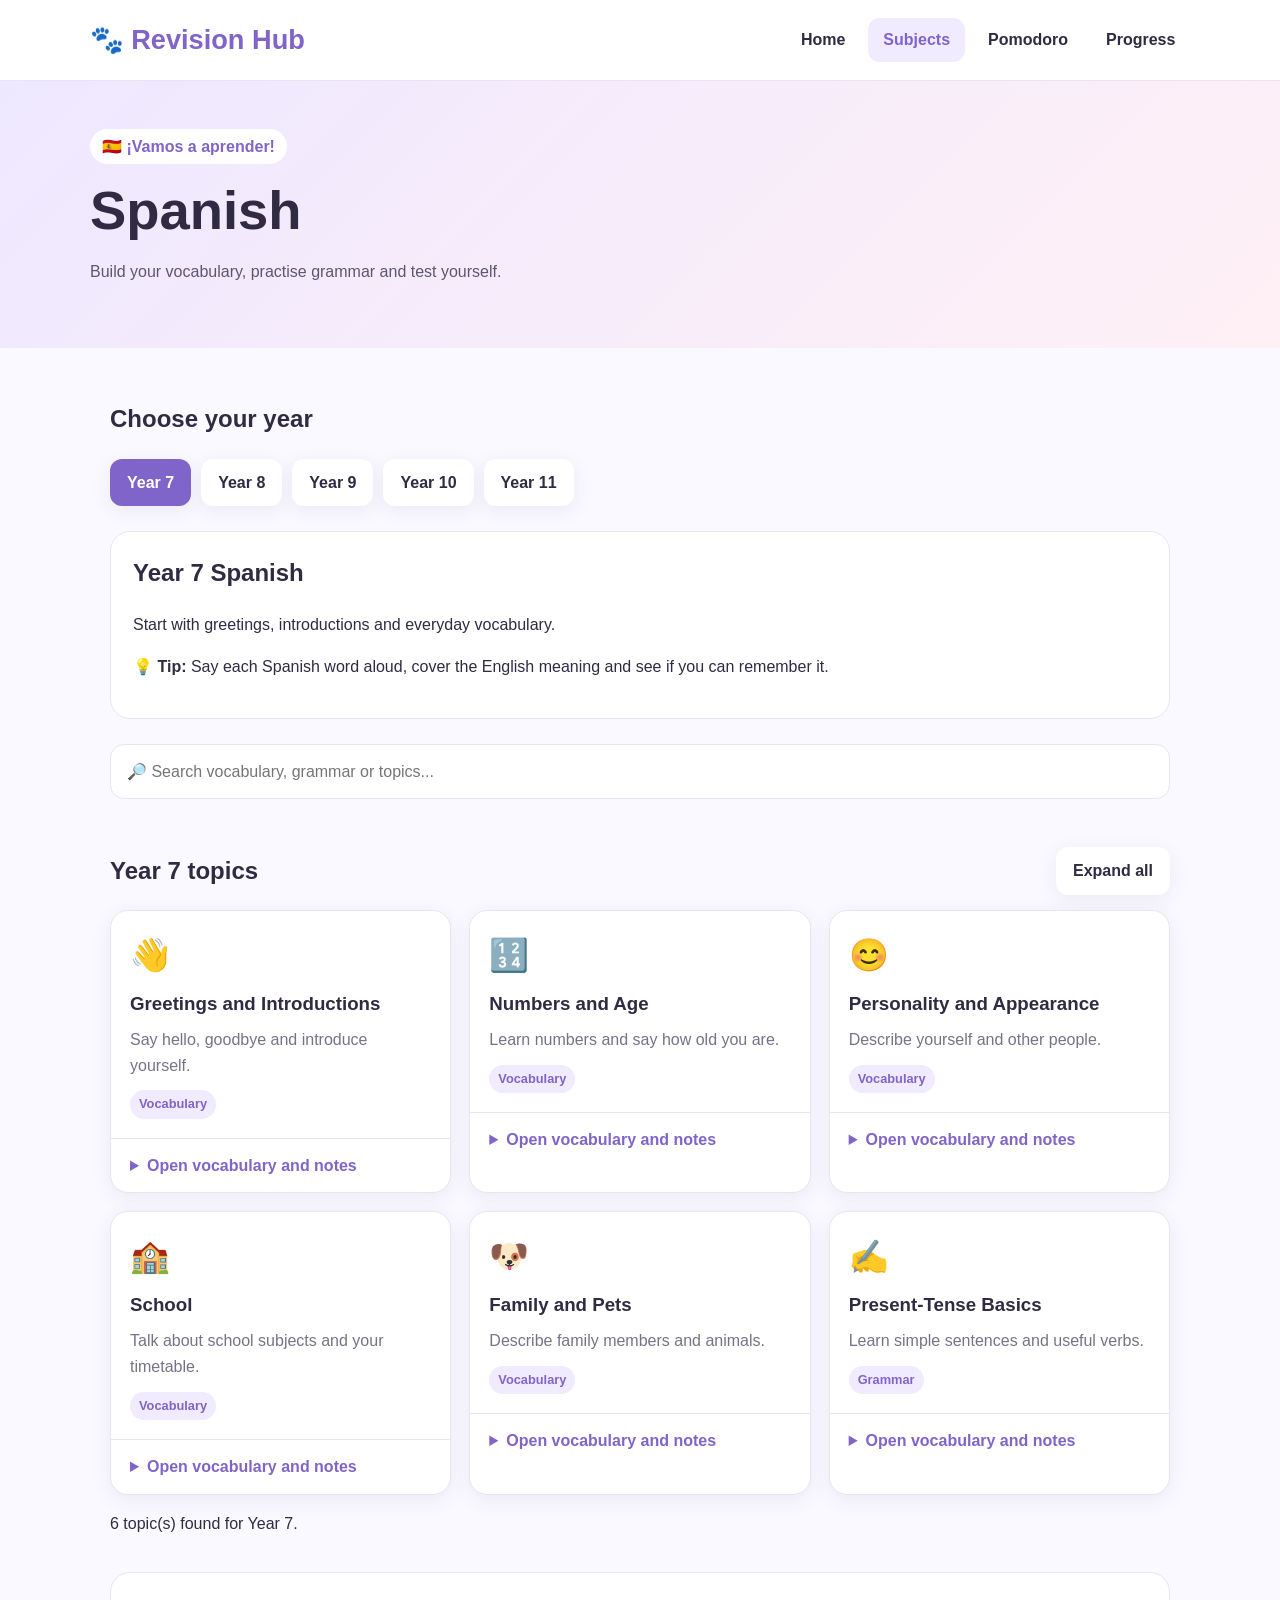
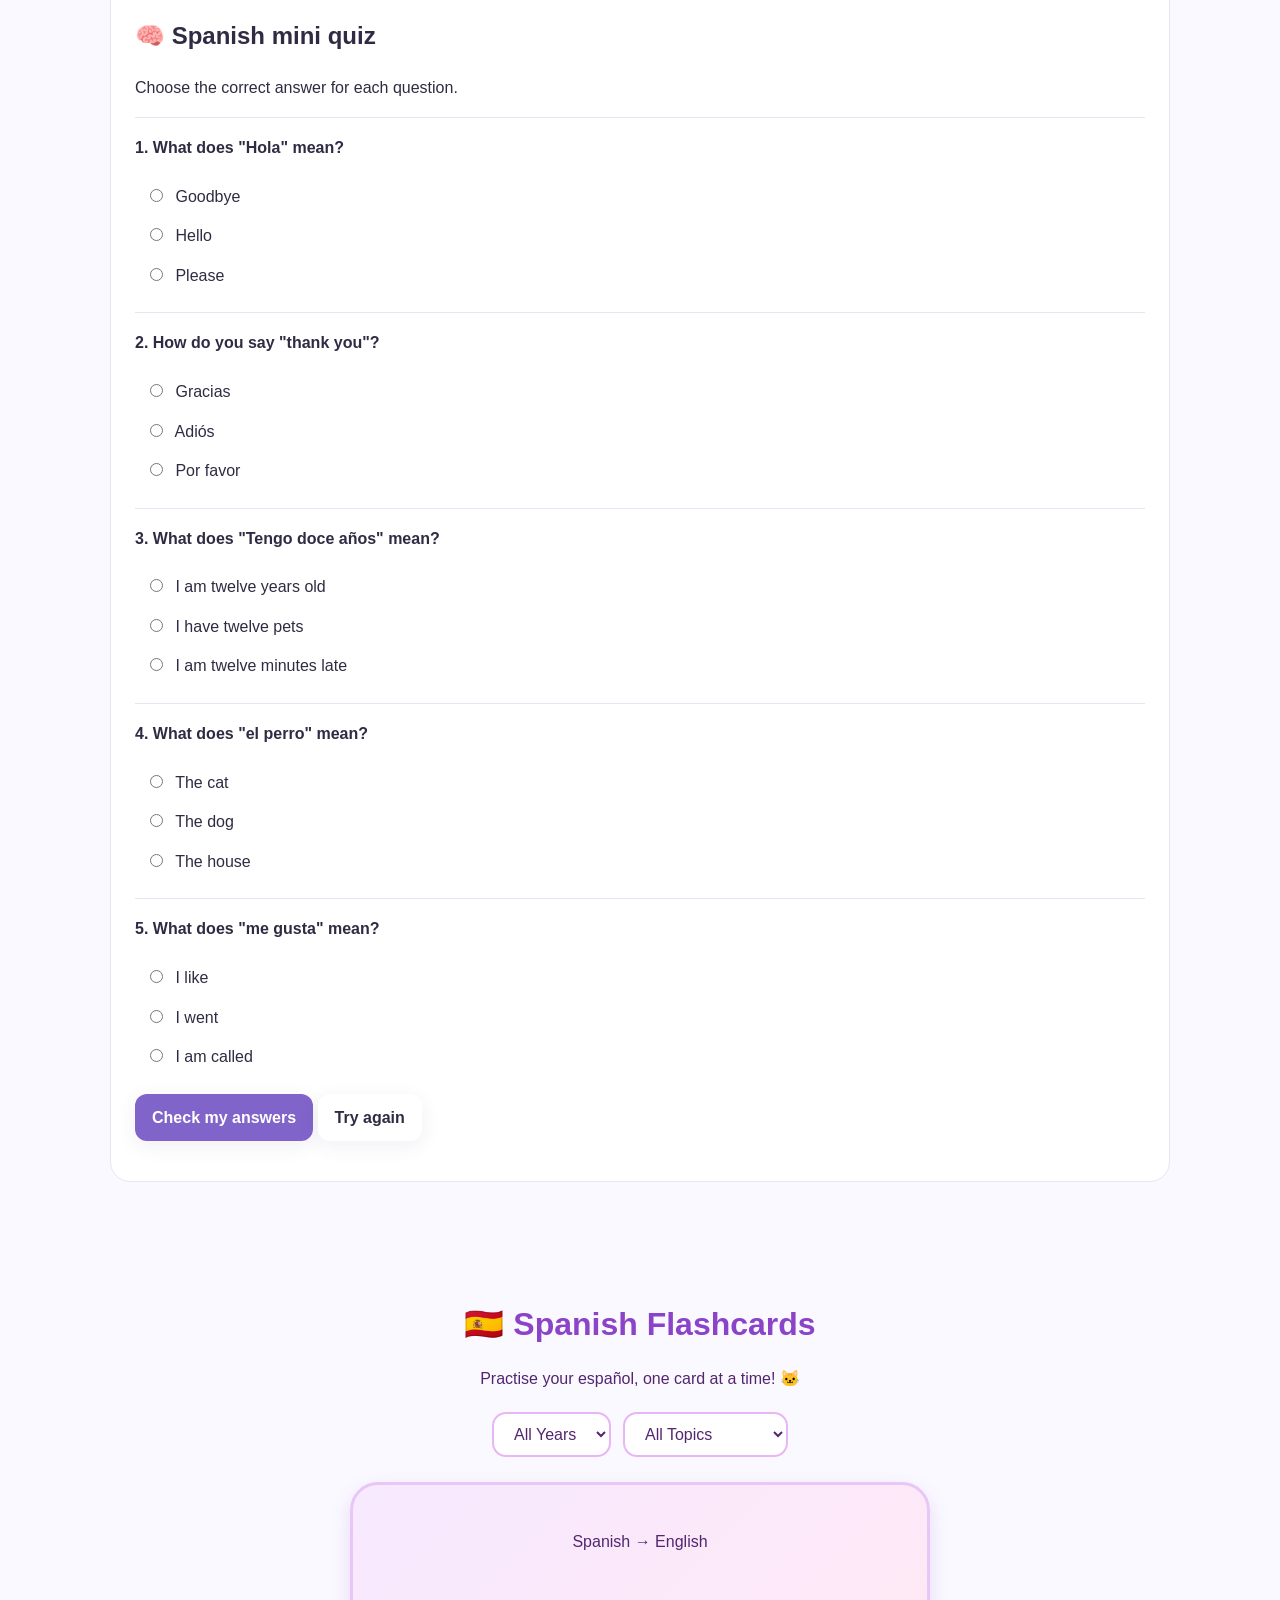
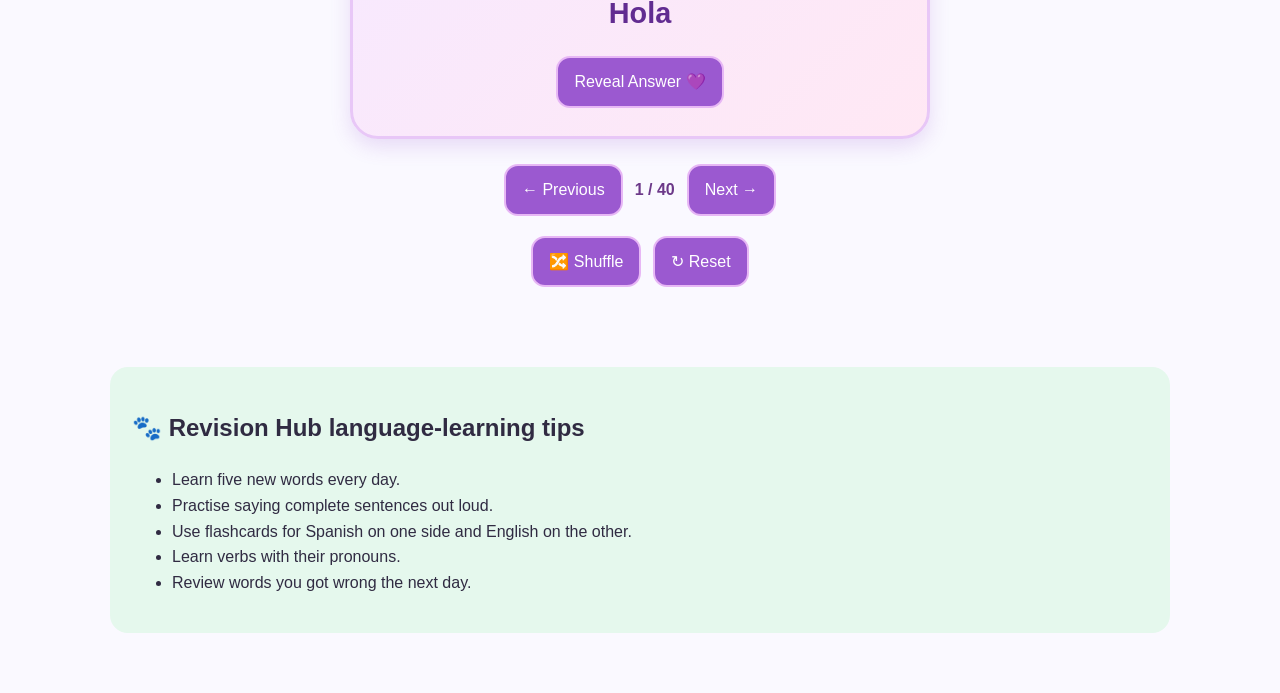
<file: Revision Hub/html/spanish.html>
<!DOCTYPE html>
<html lang="en">
<head>
<meta charset="UTF-8">
<meta name="viewport" content="width=device-width, initial-scale=1.0">
<title>Spanish | Revision Hub</title>

<style>
:root {
  --purple: #8064c9;
  --light-purple: #f0ebff;
  --pink: #ffe8f0;
  --blue: #e7f3ff;
  --green: #e5f8ed;
  --text: #302b42;
  --muted: #777287;
  --border: #e9e4f2;
}

* { box-sizing: border-box; }

body {
  margin: 0;
  font-family: "Segoe UI", Arial, sans-serif;
  color: var(--text);
  background: #faf9ff;
  line-height: 1.6;
}

header {
  background: white;
  padding: 18px 7%;
  display: flex;
  align-items: center;
  justify-content: space-between;
  gap: 20px;
  flex-wrap: wrap;
  border-bottom: 1px solid var(--border);
}

.logo {
  color: var(--purple);
  font-size: 1.7rem;
  font-weight: 800;
  text-decoration: none;
}

.main-nav {
  display: flex;
  gap: 8px;
  flex-wrap: wrap;
}

.main-nav a {
  text-decoration: none;
  color: var(--text);
  padding: 9px 15px;
  border-radius: 12px;
  font-weight: 600;
}

.main-nav a:hover,
.main-nav a.active {
  background: var(--light-purple);
  color: var(--purple);
}

.hero {
  padding: 48px 7%;
  background: linear-gradient(135deg, #eee8ff, #fff0f5);
}

.hero-inner {
  max-width: 1100px;
  margin: auto;
}

.eyebrow {
  display: inline-block;
  background: white;
  padding: 5px 12px;
  border-radius: 20px;
  color: var(--purple);
  font-weight: 700;
}

h1 {
  font-size: clamp(2rem, 5vw, 3.4rem);
  line-height: 1.15;
  margin: 16px 0 12px;
}

.hero p { max-width: 650px; color: #5d5672; }

main {
  max-width: 1100px;
  padding: 32px 20px 60px;
  margin: auto;
}

.year-picker {
  display: flex;
  flex-wrap: wrap;
  gap: 10px;
  margin-bottom: 25px;
}

button {
  font: inherit;
  cursor: pointer;
}

.year-btn, .action-btn {
  border: 0;
  padding: 11px 17px;
  border-radius: 12px;
  background: white;
  color: var(--text);
  font-weight: 700;
  box-shadow: 0 5px 20px rgba(70,50,110,.08);
}

.year-btn.active, .primary {
  background: var(--purple);
  color: white;
}

.year-intro {
  background: white;
  padding: 22px;
  border: 1px solid var(--border);
  border-radius: 20px;
  margin-bottom: 25px;
}

.year-intro h2 { margin-top: 0; }

.search-box {
  width: 100%;
  padding: 14px 16px;
  border: 1px solid var(--border);
  border-radius: 14px;
  font: inherit;
  background: white;
  margin-bottom: 22px;
  outline-color: var(--purple);
}

.section-heading {
  display: flex;
  justify-content: space-between;
  align-items: center;
  flex-wrap: wrap;
  gap: 12px;
  margin: 26px 0 15px;
}

.section-heading h2 { margin: 0; }

.topic-grid {
  display: grid;
  grid-template-columns: repeat(auto-fit, minmax(260px, 1fr));
  gap: 18px;
}

.topic-card {
  background: white;
  border: 1px solid var(--border);
  border-radius: 18px;
  overflow: hidden;
  box-shadow: 0 5px 20px rgba(70,50,110,.08);
}

.topic-top { padding: 19px; }

.topic-icon { font-size: 2rem; }

.topic-card h3 { margin: 8px 0; }

.topic-card p { color: var(--muted); margin: 0; }

.tag {
  display: inline-block;
  background: var(--light-purple);
  color: var(--purple);
  font-size: .8rem;
  font-weight: 700;
  padding: 4px 9px;
  border-radius: 20px;
  margin-top: 12px;
}

details { border-top: 1px solid var(--border); }

summary {
  padding: 14px 19px;
  font-weight: 700;
  cursor: pointer;
  color: var(--purple);
}

.notes { padding: 0 19px 20px; }

.notes table {
  width: 100%;
  border-collapse: collapse;
  margin: 12px 0;
}

.notes th, .notes td {
  border: 1px solid var(--border);
  text-align: left;
  padding: 8px;
}

.notes th { background: var(--light-purple); }

.tip {
  background: #fff4d6;
  border-radius: 12px;
  padding: 12px;
  margin-top: 12px;
}

.empty {
  background: white;
  border-radius: 14px;
  padding: 25px;
  text-align: center;
  grid-column: 1 / -1;
}

.quiz-panel {
  margin-top: 36px;
  background: white;
  border: 1px solid var(--border);
  border-radius: 20px;
  padding: 24px;
}

.question {
  border-top: 1px solid var(--border);
  padding: 17px 0;
}

.question p { font-weight: 700; margin-top: 0; }

.question label {
  display: block;
  padding: 7px 10px;
  border-radius: 9px;
  cursor: pointer;
}

.question label:hover { background: var(--light-purple); }

.question input { margin-right: 8px; }

#quiz-result { font-weight: 700; margin-top: 15px; }

.tips {
  margin-top: 30px;
  padding: 22px;
  background: var(--green);
  border-radius: 18px;
}

footer {
  padding: 25px 20px;
  text-align: center;
  color: var(--muted);
  background: white;
  border-top: 1px solid var(--border);
}

@media(max-width:600px) {
  header { padding: 16px 5%; }
  .main-nav a { padding: 8px 10px; }
  .hero { padding: 35px 5%; }
  main { padding: 24px 15px 45px; }
  .topic-grid { grid-template-columns: 1fr; }
}


/* Spanish Flashcards */
.spanish-flashcards {
  max-width: 850px;
  margin: 60px auto 30px;
  padding: 30px 20px;
  text-align: center;
  color: #54256f;
}

.spanish-flashcards h2 {
  color: #8b43c7;
  font-size: 2rem;
  margin-bottom: 10px;
}

.spanish-filters,
.spanish-controls {
  display: flex;
  justify-content: center;
  align-items: center;
  flex-wrap: wrap;
  gap: 12px;
  margin: 20px 0;
}

.spanish-flashcards select,
.spanish-flashcards button {
  font: inherit;
  padding: 11px 16px;
  border: 2px solid #e7b7f5;
  border-radius: 14px;
}

.spanish-flashcards select {
  background: white;
  color: #54256f;
}

.spanish-flashcards button {
  background: #9b59d0;
  color: white;
  cursor: pointer;
  transition: transform 0.2s, background 0.2s;
}

.spanish-flashcards button:hover {
  background: #7d38b5;
  transform: translateY(-2px);
}

.spanish-card {
  max-width: 580px;
  min-height: 230px;
  margin: 25px auto;
  padding: 28px 20px;
  display: flex;
  flex-direction: column;
  justify-content: center;
  align-items: center;
  gap: 12px;
  border: 3px solid #e8c7f7;
  border-radius: 28px;
  background: linear-gradient(135deg, #f7e9ff, #ffe8f4);
  box-shadow: 0 8px 20px #8b43c72a;
}

.spanish-card h3 {
  color: #622c91;
  font-size: 1.8rem;
  margin: 8px 0;
}

#spanish-answer {
  font-size: 1.25rem;
  color: #8b3687;
  margin: 8px 0;
}

#spanish-count {
  color: #6c3989;
  font-weight: bold;
}

@media (max-width: 600px) {
  .spanish-flashcards {
    padding: 20px 12px;
  }

  .spanish-card {
    min-height: 200px;
  }

  .spanish-flashcards select,
  .spanish-flashcards button {
    max-width: 100%;
  }
}

</style>
</head>

<body>
<header>
  <a class="logo" href="index.html">🐾 Revision Hub</a>
  <nav class="main-nav" aria-label="Main navigation">
    <a href="index.html">Home</a>
    <a href="subjects.html" class="active" aria-current="page">Subjects</a>
    <a href="pomodoro.html">Pomodoro</a>
    <a href="progress.html">Progress</a>
  </nav>
</header>

<section class="hero">
  <div class="hero-inner">
    <span class="eyebrow">🇪🇸 ¡Vamos a aprender!</span>
    <h1>Spanish</h1>
    <p>Build your vocabulary, practise grammar and test yourself.</p>
  </div>
</section>

<main>
  <h2>Choose your year</h2>
  <div class="year-picker">
    <button class="year-btn active" data-year="7">Year 7</button>
    <button class="year-btn" data-year="8">Year 8</button>
    <button class="year-btn" data-year="9">Year 9</button>
    <button class="year-btn" data-year="10">Year 10</button>
    <button class="year-btn" data-year="11">Year 11</button>
  </div>

  <section class="year-intro">
    <h2 id="year-title">Year 7 Spanish</h2>
    <p id="year-description">Start with greetings, introductions and everyday vocabulary.</p>
    <p>💡 <strong>Tip:</strong> Say each Spanish word aloud, cover the English meaning
       and see if you can remember it.</p>
  </section>

  <input id="search" class="search-box" type="search"
    placeholder="🔎 Search vocabulary, grammar or topics..."
    aria-label="Search Spanish topics">

  <div class="section-heading">
    <h2 id="units-heading">Year 7 topics</h2>
    <button class="action-btn" id="toggle-all" type="button">Expand all</button>
  </div>

  <div class="topic-grid" id="topic-grid"></div>
  <p id="search-status" aria-live="polite"></p>

  <section class="quiz-panel">
    <h2>🧠 Spanish mini quiz</h2>
    <p>Choose the correct answer for each question.</p>
    <form id="quiz-form">
      <div id="quiz-questions"></div>
      <button class="action-btn primary" type="submit">Check my answers</button>
      <button class="action-btn" type="button" id="reset-quiz">Try again</button>
      <p id="quiz-result" aria-live="polite"></p>
    </form>
  </section>

  
<section class="spanish-flashcards" id="spanish-flashcards">
  <h2>🇪🇸 Spanish Flashcards</h2>
  <p>Practise your español, one card at a time! 🐱</p>

  <div class="spanish-filters">
    <select id="spanish-year">
      <option value="all">All Years</option>
      <option value="7">Year 7</option>
      <option value="8">Year 8</option>
      <option value="9">Year 9</option>
      <option value="10">Year 10</option>
      <option value="11">Year 11</option>
    </select>

    <select id="spanish-topic">
      <option value="all">All Topics</option>
      <option value="Vocabulary">Vocabulary</option>
      <option value="Phrases">Useful Phrases</option>
      <option value="Grammar">Grammar</option>
      <option value="Verbs">Verbs</option>
      <option value="GCSE">GCSE Practice</option>
    </select>
  </div>

  <div class="spanish-card" id="spanish-card">
    <p id="spanish-label">Spanish → English</p>
    <h3 id="spanish-question">¡Hola!</h3>
    <p id="spanish-answer" hidden>Hello!</p>
    <button id="spanish-flip" type="button">Reveal Answer 💜</button>
  </div>

  <div class="spanish-controls">
    <button id="spanish-prev" type="button">← Previous</button>
    <span id="spanish-count">1 / 1</span>
    <button id="spanish-next" type="button">Next →</button>
  </div>

  <div class="spanish-controls">
    <button id="spanish-shuffle" type="button">🔀 Shuffle</button>
    <button id="spanish-reset" type="button">↻ Reset</button>
  </div>
</section>

  <section class="tips">
    <h2>🐾 Revision Hub language-learning tips</h2>
    <ul>
      <li>Learn five new words every day.</li>
      <li>Practise saying complete sentences out loud.</li>
      <li>Use flashcards for Spanish on one side and English on the other.</li>
      <li>Learn verbs with their pronouns.</li>
      <li>Review words you got wrong the next day.</li>
    </ul>
  </section>
</main>

<script>
const data = {
  7: {
    description: "Start with greetings, introductions and everyday vocabulary.",
    topics: [
      {
        title: "Greetings and Introductions",
        icon: "👋",
        tag: "Vocabulary",
        summary: "Say hello, goodbye and introduce yourself.",
        words: [
          ["Hola", "Hello"],
          ["Buenos días", "Good morning"],
          ["Buenas tardes", "Good afternoon"],
          ["Adiós", "Goodbye"],
          ["¿Cómo te llamas?", "What is your name?"],
          ["Me llamo...", "My name is..."],
          ["¿Qué tal?", "How are you?"],
          ["Muy bien", "Very well"],
          ["Gracias", "Thank you"],
          ["Por favor", "Please"]
        ],
        tip: "Practise a short conversation using a greeting and your name."
      },
      {
        title: "Numbers and Age",
        icon: "🔢",
        tag: "Vocabulary",
        summary: "Learn numbers and say how old you are.",
        words: [
          ["Uno", "One"],
          ["Dos", "Two"],
          ["Tres", "Three"],
          ["Cuatro", "Four"],
          ["Cinco", "Five"],
          ["Diez", "Ten"],
          ["Quince", "Fifteen"],
          ["Veinte", "Twenty"],
          ["¿Cuántos años tienes?", "How old are you?"],
          ["Tengo doce años", "I am twelve years old"]
        ],
        tip: "In Spanish, say tengo ... años to give your age."
      },
      {
        title: "Personality and Appearance",
        icon: "😊",
        tag: "Vocabulary",
        summary: "Describe yourself and other people.",
        words: [
          ["Soy", "I am"],
          [" simpático/a", "Nice / friendly"],
          ["Divertido/a", "Funny"],
          ["Inteligente", "Intelligent"],
          ["Tímido/a", "Shy"],
          ["Alto/a", "Tall"],
          ["Bajo/a", "Short"],
          ["Tengo el pelo largo", "I have long hair"]
        ],
        tip: "Many adjectives change their ending to agree with the person described."
      },
      {
        title: "School",
        icon: "🏫",
        tag: "Vocabulary",
        summary: "Talk about school subjects and your timetable.",
        words: [
          ["El colegio", "School"],
          ["El profesor / la profesora", "The teacher"],
          ["El inglés", "English"],
          ["Las matemáticas", "Maths"],
          ["La historia", "History"],
          ["La geografía", "Geography"],
          ["Me gusta", "I like"],
          ["No me gusta", "I don't like"],
          ["Porque", "Because"],
          ["Difícil", "Difficult"]
        ],
        tip: "Build a sentence: Me gusta ... porque es interesante."
      },
      {
        title: "Family and Pets",
        icon: "🐶",
        tag: "Vocabulary",
        summary: "Describe family members and animals.",
        words: [
          ["La madre", "Mother"],
          ["El padre", "Father"],
          ["El hermano", "Brother"],
          ["La hermana", "Sister"],
          ["La familia", "Family"],
          ["El perro", "Dog"],
          ["El gato", "Cat"],
          ["Tengo", "I have"],
          ["No tengo", "I don't have"]
        ],
        tip: "Use tengo or no tengo to describe your family and pets."
      },
      {
        title: "Present-Tense Basics",
        icon: "✍️",
        tag: "Grammar",
        summary: "Learn simple sentences and useful verbs.",
        words: [
          ["Soy", "I am"],
          ["Tengo", "I have"],
          ["Me llamo", "My name is"],
          ["Vivo", "I live"],
          ["Me gusta", "I like"],
          ["Hablo", "I speak"],
          ["Estudio", "I study"]
        ],
        tip: "Learn each verb as part of a complete sentence."
      }
    ]
  },

  8: {
    description: "Build longer sentences about hobbies, food, home and daily life.",
    topics: [
      {
        title: "Free Time and Hobbies",
        icon: "⚽",
        tag: "Vocabulary",
        summary: "Say what you like doing in your free time.",
        words: [
          ["Jugar al fútbol", "To play football"],
          ["Escuchar música", "To listen to music"],
          ["Leer", "To read"],
          ["Bailar", "To dance"],
          ["Ver la televisión", "To watch television"],
          ["Me encanta", "I love"],
          ["Odio", "I hate"],
          ["A veces", "Sometimes"],
          ["Todos los días", "Every day"]
        ],
        tip: "Give an opinion and a reason to make your sentences more interesting."
      },
      {
        title: "Food and Drink",
        icon: "🥘",
        tag: "Vocabulary",
        summary: "Order food and describe what you eat.",
        words: [
          ["El desayuno", "Breakfast"],
          ["El almuerzo", "Lunch"],
          ["La cena", "Dinner"],
          ["El agua", "Water"],
          ["El pan", "Bread"],
          ["La fruta", "Fruit"],
          ["Tengo hambre", "I am hungry"],
          ["Quisiera...", "I would like..."]
        ],
        tip: "Practise ordering a meal politely in Spanish."
      },
      {
        title: "Home and Town",
        icon: "🏡",
        tag: "Vocabulary",
        summary: "Describe your house and places in town.",
        words: [
          ["La casa", "House"],
          ["El dormitorio", "Bedroom"],
          ["La cocina", "Kitchen"],
          ["El jardín", "Garden"],
          ["El parque", "Park"],
          ["La tienda", "Shop"],
          ["Hay", "There is / there are"],
          ["A la derecha", "On the right"],
          ["A la izquierda", "On the left"]
        ],
        tip: "Use hay to say what is in your home or town."
      },
      {
        title: "Opinions and Reasons",
        icon: "💬",
        tag: "Grammar",
        summary: "Make opinions more detailed.",
        words: [
          ["Me gusta", "I like"],
          ["Me encanta", "I love"],
          ["Prefiero", "I prefer"],
          ["Porque", "Because"],
          ["Interesante", "Interesting"],
          ["Aburrido/a", "Boring"],
          ["Divertido/a", "Fun"],
          ["Sin embargo", "However"]
        ],
        tip: "Join an opinion and a reason with porque."
      }
    ]
  },

  9: {
    description: "Expand your vocabulary and practise describing past events and future plans.",
    topics: [
      {
        title: "Holidays and Travel",
        icon: "🏖️",
        tag: "Vocabulary",
        summary: "Describe destinations, transport and holidays.",
        words: [
          ["Las vacaciones", "The holidays"],
          ["La playa", "The beach"],
          ["La montaña", "The mountain"],
          ["El avión", "The plane"],
          ["El tren", "The train"],
          ["Fui", "I went"],
          ["Lo pasé bien", "I had a good time"],
          ["El año pasado", "Last year"]
        ],
        tip: "Practise describing where you went and what you did."
      },
      {
        title: "Technology and Social Media",
        icon: "📱",
        tag: "Vocabulary",
        summary: "Discuss phones, the internet and online activities.",
        words: [
          ["El móvil", "Mobile phone"],
          ["El ordenador", "Computer"],
          ["Internet", "Internet"],
          ["Las redes sociales", "Social media"],
          ["Enviar mensajes", "To send messages"],
          ["Todos los días", "Every day"],
          ["Es útil", "It is useful"],
          ["Es peligroso", "It is dangerous"]
        ],
        tip: "Give both advantages and disadvantages in your answers."
      },
      {
        title: "Past-Tense Introduction",
        icon: "⏳",
        tag: "Grammar",
        summary: "Talk about completed past activities.",
        words: [
          ["Ayer", "Yesterday"],
          ["La semana pasada", "Last week"],
          ["Fui", "I went"],
          ["Hice", "I did / made"],
          ["Comí", "I ate"],
          ["Jugué", "I played"],
          ["Visité", "I visited"],
          ["Fue divertido", "It was fun"]
        ],
        tip: "Learn useful past-tense verbs alongside time expressions."
      },
      {
        title: "Future Plans",
        icon: "🔮",
        tag: "Grammar",
        summary: "Explain what you are going to do.",
        words: [
          ["Voy a", "I am going to"],
          ["Vamos a", "We are going to"],
          ["Mañana", "Tomorrow"],
          ["El próximo año", "Next year"],
          ["Viajar", "To travel"],
          ["Estudiar", "To study"],
          ["Espero que", "I hope that"]
        ],
        tip: "Use voy a followed by an infinitive to describe a plan."
      }
    ]
  },

  10: {
    description: "Develop GCSE-style speaking and writing with opinions, reasons and different tenses.",
    topics: [
      {
        title: "Identity and Relationships",
        icon: "👥",
        tag: "Vocabulary",
        summary: "Describe personality, family and relationships.",
        words: [
          ["Llevarse bien", "To get on well"],
          ["Llevarse mal", "To get on badly"],
          ["Generoso/a", "Generous"],
          ["Trabajador/a", "Hard-working"],
          ["Me llevo bien con...", "I get on well with..."],
          ["En mi opinión", "In my opinion"],
          ["Aunque", "Although"]
        ],
        tip: "Add detail and examples to descriptions."
      },
      {
        title: "Work and Future Plans",
        icon: "💼",
        tag: "Vocabulary",
        summary: "Discuss jobs, ambitions and future study.",
        words: [
          ["El trabajo", "Work / job"],
          ["El sueldo", "Salary"],
          ["Solicitar", "To apply for"],
          ["Quiero ser...", "I want to be..."],
          ["Me gustaría", "I would like"],
          ["En el futuro", "In the future"],
          ["Ganar dinero", "To earn money"]
        ],
        tip: "Explain what job you want and why."
      },
      {
        title: "Using Different Tenses",
        icon: "🕒",
        tag: "Grammar",
        summary: "Combine present, past and future forms.",
        words: [
          ["Trabajo", "I work"],
          ["Trabajé", "I worked"],
          ["Voy a trabajar", "I am going to work"],
          ["Trabajaré", "I will work"],
          ["Ayer", "Yesterday"],
          ["Mañana", "Tomorrow"],
          ["Normalmente", "Normally"]
        ],
        tip: "Underline the time phrase first, then choose the correct tense."
      },
      {
        title: "Environment",
        icon: "🌱",
        tag: "Vocabulary",
        summary: "Discuss environmental problems and solutions.",
        words: [
          ["El medio ambiente", "The environment"],
          ["La contaminación", "Pollution"],
          ["Reciclar", "To recycle"],
          ["Ahorrar agua", "To save water"],
          ["El cambio climático", "Climate change"],
          ["Deberíamos", "We should"],
          ["Es importante", "It is important"]
        ],
        tip: "Use deberíamos to recommend ways to help the environment."
      }
    ]
  },

  11: {
    description: "Revise vocabulary, grammar, speaking and writing for your Spanish exams.",
    topics: [
      {
        title: "Exam Vocabulary",
        icon: "📚",
        tag: "Revision",
        summary: "Review opinions, connectives and useful expressions.",
        words: [
          ["Sin embargo", "However"],
          ["Además", "Furthermore"],
          ["Por lo tanto", "Therefore"],
          ["Aunque", "Although"],
          ["Por un lado", "On one hand"],
          ["Por otro lado", "On the other hand"],
          ["En mi opinión", "In my opinion"],
          ["Lo mejor es que", "The best thing is that"]
        ],
        tip: "Learn connectives to make your writing flow naturally."
      },
      {
        title: "Grammar Revision",
        icon: "✍️",
        tag: "Grammar",
        summary: "Practise verbs, adjective agreement and sentence structure.",
        words: [
          ["Ser", "To be"],
          ["Estar", "To be"],
          ["Tener", "To have"],
          ["Ir", "To go"],
          ["Hacer", "To do / make"],
          ["Querer", "To want"],
          ["Poder", "To be able to"],
          ["Deber", "Should / ought to"]
        ],
        tip: "Practise the verbs in sentences, not just as isolated lists."
      },
      {
        title: "Speaking Exam Practice",
        icon: "🎤",
        tag: "Exam skills",
        summary: "Prepare extended answers and spontaneous responses.",
        words: [
          ["¿Qué piensas de...?", "What do you think of...?"],
          ["Creo que...", "I think that..."],
          ["En el pasado...", "In the past..."],
          ["En el futuro...", "In the future..."],
          ["Por ejemplo", "For example"],
          ["Depende", "It depends"],
          ["Estoy de acuerdo", "I agree"]
        ],
        tip: "Prepare ideas and vocabulary, but practise answering flexibly."
      },
      {
        title: "Writing Exam Practice",
        icon: "📝",
        tag: "Exam skills",
        summary: "Write accurate, detailed answers with varied language.",
        words: [
          ["Primero", "First"],
          ["Luego", "Then"],
          ["Finalmente", "Finally"],
          ["Porque", "Because"],
          ["Cuando era pequeño/a", "When I was little"],
          ["Si pudiera", "If I could"],
          ["Me gustaría", "I would like"]
        ],
        tip: "Check verb endings, accents, adjective agreement and word order."
      }
    ]
  }
};

const quizzes = {
  7: [
    { q: 'What does "Hola" mean?', options: ["Goodbye", "Hello", "Please"], answer: 1 },
    { q: 'How do you say "thank you"?', options: ["Gracias", "Adiós", "Por favor"], answer: 0 },
    { q: 'What does "Tengo doce años" mean?', options: ["I am twelve years old", "I have twelve pets", "I am twelve minutes late"], answer: 0 },
    { q: 'What does "el perro" mean?', options: ["The cat", "The dog", "The house"], answer: 1 },
    { q: 'What does "me gusta" mean?', options: ["I like", "I went", "I am called"], answer: 0 }
  ],
  8: [
    { q: 'What does "escuchar música" mean?', options: ["To read", "To listen to music", "To dance"], answer: 1 },
    { q: 'What does "la cocina" mean?', options: ["Kitchen", "Bedroom", "Garden"], answer: 0 },
    { q: 'What does "porque" mean?', options: ["However", "Because", "Tomorrow"], answer: 1 }
  ],
  9: [
    { q: 'What does "el año pasado" mean?', options: ["Next year", "Last year", "Every day"], answer: 1 },
    { q: 'What does "fui" mean in a past-tense sentence?', options: ["I went", "I go", "I will go"], answer: 0 },
    { q: 'What does "voy a viajar" mean?', options: ["I travelled", "I am going to travel", "I never travel"], answer: 1 }
  ],
  10: [
    { q: 'What does "me gustaría" mean?', options: ["I used to", "I would like", "I dislike"], answer: 1 },
    { q: 'What does "el medio ambiente" mean?', options: ["The environment", "The classroom", "The future"], answer: 0 },
    { q: 'What does "deberíamos" mean?', options: ["We went", "We should", "We have"], answer: 1 }
  ],
  11: [
    { q: 'What does "sin embargo" mean?', options: ["For example", "However", "Yesterday"], answer: 1 },
    { q: 'What does "estoy de acuerdo" mean?', options: ["I agree", "I am hungry", "I would like"], answer: 0 },
    { q: 'What does "primero" mean?', options: ["Finally", "First", "Although"], answer: 1 }
  ]
};

const grid = document.getElementById("topic-grid");
const search = document.getElementById("search");
const questionsBox = document.getElementById("quiz-questions");
const result = document.getElementById("quiz-result");
let year = 7;

function escapeHTML(value) {
  return String(value).replace(/[&<>"']/g, c => ({
    "&": "&amp;", "<": "&lt;", ">": "&gt;",
    '"': "&quot;", "'": "&#039;"
  })[c]);
}

function renderTopics() {
  const current = data[year];
  const term = search.value.trim().toLowerCase();

  document.getElementById("year-title").textContent = `Year ${year} Spanish`;
  document.getElementById("year-description").textContent = current.description;
  document.getElementById("units-heading").textContent = `Year ${year} topics`;

  const topics = current.topics.filter(topic =>
    [topic.title, topic.tag, topic.summary, topic.tip,
     ...topic.words.flat()].join(" ").toLowerCase().includes(term)
  );

  grid.innerHTML = topics.length ? topics.map(topic => `
    <article class="topic-card">
      <div class="topic-top">
        <div class="topic-icon">${escapeHTML(topic.icon)}</div>
        <h3>${escapeHTML(topic.title)}</h3>
        <p>${escapeHTML(topic.summary)}</p>
        <span class="tag">${escapeHTML(topic.tag)}</span>
      </div>
      <details>
        <summary>Open vocabulary and notes</summary>
        <div class="notes">
          <table>
            <thead><tr><th>Spanish</th><th>English</th></tr></thead>
            <tbody>
              ${topic.words.map(pair =>
                `<tr><td>${escapeHTML(pair[0].trim())}</td><td>${escapeHTML(pair[1])}</td></tr>`
              ).join("")}
            </tbody>
          </table>
          <div class="tip"><strong>🐾 Study tip:</strong> ${escapeHTML(topic.tip)}</div>
        </div>
      </details>
    </article>
  `).join("") : '<div class="empty">No topics found. Try another search.</div>';

  document.getElementById("search-status").textContent =
    `${topics.length} topic(s) found for Year ${year}.`;

  renderQuiz();
}

function renderQuiz() {
  result.textContent = "";
  questionsBox.innerHTML = quizzes[year].map((item, i) => `
    <div class="question">
      <p>${i + 1}. ${escapeHTML(item.q)}</p>
      ${item.options.map((option, j) => `
        <label>
          <input type="radio" name="q${i}" value="${j}" required>
          ${escapeHTML(option)}
        </label>
      `).join("")}
    </div>
  `).join("");
}

document.querySelectorAll(".year-btn").forEach(button => {
  button.addEventListener("click", () => {
    year = Number(button.dataset.year);
    document.querySelectorAll(".year-btn").forEach(item => {
      item.classList.toggle("active", item === button);
      item.setAttribute("aria-pressed", String(item === button));
    });
    search.value = "";
    renderTopics();
  });
});

search.addEventListener("input", renderTopics);

document.getElementById("toggle-all").addEventListener("click", () => {
  const cards = [...grid.querySelectorAll("details")];
  if (!cards.length) return;

  const expand = cards.some(item => !item.open);
  cards.forEach(item => item.open = expand);
  document.getElementById("toggle-all").textContent =
    expand ? "Collapse all" : "Expand all";
});

document.getElementById("quiz-form").addEventListener("submit", event => {
  event.preventDefault();
  let score = 0;
  const questions = quizzes[year];

  questions.forEach((item, i) => {
    const chosen = document.querySelector(`input[name="q${i}"]:checked`);
    if (chosen && Number(chosen.value) === item.answer) score++;
  });

  result.textContent = `You scored ${score} out of ${questions.length}! ` +
    (score === questions.length ? "¡Excelente! 🎉" : "¡Buen trabajo! Keep practising! 🐾");
});

document.getElementById("reset-quiz").addEventListener("click", () => {
  document.getElementById("quiz-form").reset();
  result.textContent = "";
});

renderTopics();


const spanishCards = [
  { year: 7, topic: "Vocabulary", q: "Hola", a: "Hello" },
  { year: 7, topic: "Vocabulary", q: "Adiós", a: "Goodbye" },
  { year: 7, topic: "Vocabulary", q: "Por favor", a: "Please" },
  { year: 7, topic: "Vocabulary", q: "Gracias", a: "Thank you" },
  { year: 7, topic: "Vocabulary", q: "¿Cómo te llamas?", a: "What is your name?" },
  { year: 7, topic: "Phrases", q: "Me llamo…", a: "My name is…" },
  { year: 7, topic: "Phrases", q: "¿Qué tal?", a: "How are you?" },
  { year: 7, topic: "Vocabulary", q: "Tengo trece años", a: "I am thirteen years old" },
  { year: 7, topic: "Vocabulary", q: "La familia", a: "The family" },
  { year: 7, topic: "Vocabulary", q: "El colegio", a: "The school" },

  { year: 8, topic: "Vocabulary", q: "Me gusta", a: "I like" },
  { year: 8, topic: "Vocabulary", q: "No me gusta", a: "I don't like" },
  { year: 8, topic: "Vocabulary", q: "Escuchar música", a: "To listen to music" },
  { year: 8, topic: "Vocabulary", q: "Jugar al fútbol", a: "To play football" },
  { year: 8, topic: "Vocabulary", q: "La comida", a: "The food" },
  { year: 8, topic: "Phrases", q: "En mi tiempo libre…", a: "In my free time…" },
  { year: 8, topic: "Phrases", q: "Normalmente", a: "Normally / usually" },
  { year: 8, topic: "Grammar", q: "muy", a: "Very" },

  { year: 9, topic: "Vocabulary", q: "Ayer", a: "Yesterday" },
  { year: 9, topic: "Vocabulary", q: "Mañana", a: "Tomorrow" },
  { year: 9, topic: "Vocabulary", q: "El medio ambiente", a: "The environment" },
  { year: 9, topic: "Vocabulary", q: "La contaminación", a: "Pollution" },
  { year: 9, topic: "Phrases", q: "En mi opinión…", a: "In my opinion…" },
  { year: 9, topic: "Phrases", q: "Creo que…", a: "I think that…" },
  { year: 9, topic: "Grammar", q: "porque", a: "because" },

  { year: 10, topic: "Verbs", q: "Tengo", a: "I have" },
  { year: 10, topic: "Verbs", q: "Soy", a: "I am (identity or characteristics)" },
  { year: 10, topic: "Verbs", q: "Estoy", a: "I am (state or location)" },
  { year: 10, topic: "Verbs", q: "Fui", a: "I went / I was (preterite of ir/ser)" },
  { year: 10, topic: "Grammar", q: "Voy a + infinitive", a: "I am going to…" },
  { year: 10, topic: "Grammar", q: "Más… que", a: "More… than" },
  { year: 10, topic: "GCSE", q: "Sin embargo", a: "However" },
  { year: 10, topic: "GCSE", q: "Por un lado… por otro lado…", a: "On one hand… on the other hand…" },

  { year: 11, topic: "Verbs", q: "He visitado", a: "I have visited" },
  { year: 11, topic: "Verbs", q: "Me gustaría", a: "I would like" },
  { year: 11, topic: "Verbs", q: "Si tuviera…", a: "If I had…" },
  { year: 11, topic: "Grammar", q: "Aunque", a: "Although / even though" },
  { year: 11, topic: "GCSE", q: "Es importante que…", a: "It is important that…" },
  { year: 11, topic: "GCSE", q: "En el futuro", a: "In the future" },
  { year: 11, topic: "GCSE", q: "Desde mi punto de vista", a: "From my point of view" }
];

const spanishYear = document.getElementById("spanish-year");
const spanishTopic = document.getElementById("spanish-topic");
const spanishQuestion = document.getElementById("spanish-question");
const spanishAnswer = document.getElementById("spanish-answer");
const spanishLabel = document.getElementById("spanish-label");
const spanishCount = document.getElementById("spanish-count");
const spanishFlip = document.getElementById("spanish-flip");

let spanishDeck = [...spanishCards];
let spanishIndex = 0;
let spanishRevealed = false;

function filterSpanishCards() {
  const year = spanishYear.value;
  const topic = spanishTopic.value;

  spanishDeck = spanishCards.filter(card =>
    (year === "all" || String(card.year) === year) &&
    (topic === "all" || card.topic === topic)
  );

  spanishIndex = 0;
  spanishRevealed = false;
  showSpanishCard();
}

function showSpanishCard() {
  if (!spanishDeck.length) {
    spanishLabel.textContent = "No cards found";
    spanishQuestion.textContent = "Try another filter!";
    spanishAnswer.hidden = true;
    spanishFlip.hidden = true;
    spanishCount.textContent = "0 / 0";
    return;
  }

  const card = spanishDeck[spanishIndex];

  spanishFlip.hidden = false;
  spanishLabel.textContent = "Spanish → English";
  spanishQuestion.textContent = card.q;
  spanishAnswer.textContent = card.a;
  spanishAnswer.hidden = !spanishRevealed;
  spanishFlip.textContent = spanishRevealed
    ? "Hide Answer 💜"
    : "Reveal Answer 💜";
  spanishCount.textContent = `${spanishIndex + 1} / ${spanishDeck.length}`;
}

spanishFlip.addEventListener("click", () => {
  spanishRevealed = !spanishRevealed;
  showSpanishCard();
});

document.getElementById("spanish-next").addEventListener("click", () => {
  if (!spanishDeck.length) return;
  spanishIndex = (spanishIndex + 1) % spanishDeck.length;
  spanishRevealed = false;
  showSpanishCard();
});

document.getElementById("spanish-prev").addEventListener("click", () => {
  if (!spanishDeck.length) return;
  spanishIndex = (spanishIndex - 1 + spanishDeck.length) % spanishDeck.length;
  spanishRevealed = false;
  showSpanishCard();
});

document.getElementById("spanish-shuffle").addEventListener("click", () => {
  for (let i = spanishDeck.length - 1; i > 0; i--) {
    const j = Math.floor(Math.random() * (i + 1));
    [spanishDeck[i], spanishDeck[j]] = [spanishDeck[j], spanishDeck[i]];
  }
  spanishIndex = 0;
  spanishRevealed = false;
  showSpanishCard();
});

document.getElementById("spanish-reset").addEventListener("click", () => {
  spanishYear.value = "all";
  spanishTopic.value = "all";
  filterSpanishCards();
});

spanishYear.addEventListener("change", filterSpanishCards);
spanishTopic.addEventListener("change", filterSpanishCards);

showSpanishCard();

</script>
</body>
</html>
</file>
<file: Revision Hub/style.css>
/* ==========================================
   🐾 Revision Hub — COZY PASTEL DESIGN
   ========================================== */

@import url('https://fonts.googleapis.com/css2?family=DM+Sans:wght@400;500;600;700&family=Nunito:wght@400;500;600;700;800;900&family=Patrick+Hand&display=swap');

:root {
  --pink: #f4cbd2;
  --pink-light: #fff0f1;
  --pink-dark: #d98f9f;
  --lavender: #e9e1fa;
  --lavender-dark: #a998d5;
  --cream: #fffaf0;
  --sage: #dcebdc;
  --peach: #ffe2d2;
  --brown: #514448;
  --muted: #8b7b80;
  --white: #ffffff;
  --border: #f0e4e6;
  --shadow: 0 10px 30px rgba(119, 83, 99, 0.09);
  --shadow-hover: 0 16px 36px rgba(119, 83, 99, 0.15);
  --radius: 24px;
}

* {
  box-sizing: border-box;
}

html {
  scroll-behavior: smooth;
  scroll-padding-top: 100px;
}

body {
  margin: 0;
  min-height: 100vh;
  background: var(--cream);
  color: var(--brown);
  font-family: 'Nunito', sans-serif;
  font-size: 16px;
  line-height: 1.7;
}

body::selection {
  background: var(--pink);
  color: var(--brown);
}

img {
  display: block;
  max-width: 100%;
}

a {
  color: inherit;
  text-decoration: none;
}

button,
input,
textarea,
select {
  font: inherit;
}

button {
  cursor: pointer;
}

button,
.button {
  transition:
    transform 0.2s ease,
    box-shadow 0.2s ease,
    background 0.2s ease;
}

button:hover,
.button:hover {
  transform: translateY(-2px);
}

button:focus-visible,
a:focus-visible,
input:focus-visible,
textarea:focus-visible,
select:focus-visible {
  outline: 3px solid var(--lavender-dark);
  outline-offset: 4px;
}

h1,
h2,
h3,
h4 {
  margin-top: 0;
  color: var(--brown);
  font-weight: 900;
  line-height: 1.25;
}

h1 {
  font-size: clamp(2.3rem, 5vw, 4rem);
  letter-spacing: -1.5px;
}

h2 {
  font-size: clamp(1.6rem, 3vw, 2.2rem);
}

p {
  margin-top: 0;
}

[hidden] {
  display: none !important;
}

/* ==========================================
   HEADER & NAVIGATION
   ========================================== */

.site-header {
  position: sticky;
  top: 0;
  z-index: 100;
  display: flex;
  align-items: center;
  justify-content: space-between;
  gap: 24px;
  width: 100%;
  padding: 16px clamp(18px, 5vw, 72px);
  background: rgba(255, 250, 240, 0.94);
  border-bottom: 1px solid rgba(240, 228, 230, 0.8);
  backdrop-filter: blur(16px);
}

.brand,
.logo {
  display: inline-flex;
  align-items: center;
  gap: 9px;
  color: var(--brown);
  font-size: 1.35rem;
  font-weight: 900;
  white-space: nowrap;
}

.brand-paw {
  font-size: 1.65rem;
}

.main-nav {
  display: flex;
  align-items: center;
  justify-content: center;
  flex-wrap: wrap;
  gap: 8px;
}

.main-nav a {
  padding: 9px 16px;
  border-radius: 30px;
  color: var(--muted);
  font-size: 0.94rem;
  font-weight: 800;
  transition: all 0.2s ease;
}

.main-nav a:hover,
.main-nav a.active {
  background: var(--pink-light);
  color: #a75f73;
}

.header-cat {
  font-size: 1.8rem;
}

/* ==========================================
   HOMEPAGE HERO
   ========================================== */

.hero {
  display: grid;
  grid-template-columns: 1.05fr 0.95fr;
  align-items: center;
  gap: clamp(32px, 6vw, 90px);
  max-width: 1320px;
  min-height: 600px;
  margin: 0 auto;
  padding: 75px clamp(22px, 6vw, 85px);
}

.hero-copy {
  position: relative;
  z-index: 1;
}

.hero-copy h1 {
  margin-bottom: 24px;
}

.hero-copy h1 span {
  display: inline-block;
  margin-left: 12px;
  font-size: 2rem;
  animation: paw-bounce 2.8s ease-in-out infinite;
}

.hero-text {
  max-width: 520px;
  margin-bottom: 25px;
  color: var(--muted);
  font-size: 1.1rem;
  line-height: 1.9;
}

.handwritten {
  margin: 24px 0 30px;
  color: #b37c91;
  font-family: 'Patrick Hand', cursive;
  font-size: 1.7rem;
  line-height: 1.35;
  transform: rotate(-2deg);
}

.button {
  display: inline-flex;
  align-items: center;
  justify-content: center;
  gap: 12px;
  min-height: 52px;
  padding: 14px 25px;
  border: none;
  border-radius: 18px;
  font-weight: 900;
  text-align: center;
}

.button-primary {
  background: var(--pink);
  color: #65444e;
  box-shadow: 0 7px 18px rgba(217, 143, 159, 0.2);
}

.button-primary:hover {
  background: #edb8c3;
  box-shadow: var(--shadow);
}

.button-primary span {
  font-size: 1.2rem;
}

/* ==========================================
   CSS-ILLUSTRATED CAT CAFÉ
   ========================================== */

.hero-art {
  position: relative;
  min-height: 410px;
  overflow: hidden;
  isolation: isolate;
  border: 8px solid rgba(255, 255, 255, 0.8);
  border-radius: 48% 48% 30px 30px;
  background:
    radial-gradient(circle at 78% 18%, #fff6c9 0 5%, transparent 5.5%),
    linear-gradient(180deg, #f5e5f5 0%, #ffece1 62%, #f4d5c8 100%);
  box-shadow: var(--shadow);
}

.window {
  position: absolute;
  top: 28px;
  left: 11%;
  display: flex;
  align-items: flex-start;
  justify-content: space-around;
  width: 52%;
  height: 155px;
  padding-top: 15px;
  border: 9px solid #fffaf2;
  border-radius: 48% 48% 10px 10px;
  background: linear-gradient(160deg, #d4e9ef, #fff4dc);
  box-shadow: 0 5px 15px rgba(100, 75, 75, 0.08);
}

.window span {
  color: #e6b85c;
  font-size: 1.4rem;
}

.window span:nth-child(2) {
  margin-top: 35px;
  color: #fff;
}

.window span:nth-child(3) {
  margin-top: 60px;
  color: #fff;
}

.shelf {
  position: absolute;
  top: 215px;
  left: 0;
  width: 100%;
  height: 13px;
  background: #b98570;
  box-shadow: 0 7px 0 rgba(143, 94, 77, 0.12);
}

.plant {
  position: absolute;
  z-index: 2;
  font-size: 3rem;
}

.plant-one {
  top: 157px;
  left: 5%;
}

.hero-books {
  position: absolute;
  bottom: 32px;
  left: 7%;
  z-index: 2;
  font-size: clamp(2.4rem, 5vw, 3.7rem);
  letter-spacing: -10px;
  filter: drop-shadow(0 6px 4px rgba(90, 65, 60, 0.12));
}

.sleepy-cat {
  position: absolute;
  right: 16%;
  bottom: 35px;
  z-index: 3;
  font-size: clamp(6rem, 12vw, 9rem);
  line-height: 1;
  filter: drop-shadow(0 8px 5px rgba(90, 65, 60, 0.1));
  animation: cat-breathe 4s ease-in-out infinite;
}

.tiny-sign {
  position: absolute;
  top: 32%;
  right: 6%;
  padding: 12px 14px;
  border: 2px solid #e4c4b9;
  border-radius: 8px;
  background: #fffaf0;
  color: #a36e78;
  font-family: 'Patrick Hand', cursive;
  font-size: 1rem;
  line-height: 1.2;
  text-align: center;
  transform: rotate(4deg);
}

.sparkle {
  position: absolute;
  color: #e5b35f;
  font-size: 1.7rem;
}

.sparkle-one {
  top: 48%;
  left: 38%;
}

/* ==========================================
   GENTLE REMINDER
   ========================================== */

.gentle-reminder {
  margin: 0 auto 70px;
  padding: 0 clamp(20px, 6vw, 80px);
}

.reminder-content {
  position: relative;
  max-width: 1160px;
  margin: 0 auto;
  padding: 38px clamp(24px, 5vw, 60px);
  overflow: hidden;
  border: 1px solid #f0dfe1;
  border-radius: 30px;
  background: linear-gradient(115deg, #fff0f1, #f3edff);
  box-shadow: var(--shadow);
}

.eyebrow {
  margin-bottom: 10px;
  color: #b4778b;
  font-size: 0.76rem;
  font-weight: 900;
  letter-spacing: 2px;
}

.reminder-content h3 {
  margin-bottom: 8px;
  font-size: 1.7rem;
}

.reminder-text {
  max-width: 600px;
  margin-bottom: 0;
  color: var(--muted);
}

.cat-doodle {
  position: absolute;
  right: 7%;
  bottom: 12px;
  font-size: 3.8rem;
}

/* ==========================================
   GENERAL PAGE LAYOUT
   ========================================== */

.page-container {
  width: min(1180px, calc(100% - 40px));
  margin: 0 auto;
  padding: 55px 0 85px;
}

.page-heading {
  margin-bottom: 40px;
  text-align: center;
}

.page-heading h1 {
  margin-bottom: 14px;
}

.page-heading > p:last-child {
  color: var(--muted);
  font-size: 1.05rem;
}

/* ==========================================
   SUBJECT CARDS
   ========================================== */

.subjects-grid {
  display: grid;
  grid-template-columns: repeat(3, minmax(0, 1fr));
  gap: 24px;
}

.subject-card {
  position: relative;
  display: flex;
  min-height: 230px;
  flex-direction: column;
  align-items: center;
  justify-content: center;
  padding: 30px 22px;
  overflow: hidden;
  border: 2px solid rgba(255, 255, 255, 0.9);
  border-radius: var(--radius);
  background: var(--white);
  box-shadow: var(--shadow);
  text-align: center;
  transition: transform 0.25s ease, box-shadow 0.25s ease;
}

.subject-card::before {
  position: absolute;
  top: -42px;
  right: -35px;
  width: 110px;
  height: 110px;
  border-radius: 50%;
  background: rgba(255, 255, 255, 0.35);
  content: "";
}

.subject-card:hover {
  transform: translateY(-6px);
  box-shadow: var(--shadow-hover);
}

.subject-icon {
  display: grid;
  width: 72px;
  height: 72px;
  place-items: center;
  margin-bottom: 14px;
  border-radius: 24px;
  background: rgba(255, 255, 255, 0.72);
  font-size: 2.3rem;
}

.subject-card h2 {
  margin-bottom: 18px;
  font-size: 1.5rem;
}

.subject-card button,
.revision-heading button,
.revision-tabs button {
  padding: 11px 19px;
  border: 1px solid rgba(130, 100, 110, 0.1);
  border-radius: 14px;
  background: rgba(255, 255, 255, 0.86);
  color: var(--brown);
  font-weight: 800;
}

.subject-card button:hover,
.revision-tabs button:hover {
  background: white;
  box-shadow: 0 5px 12px rgba(80, 60, 70, 0.08);
}

.maths-card {
  background: #f9e3e9;
}

.science-card {
  background: #e1edf8;
}

.english-card {
  background: #f1e5fb;
}

.history-card {
  background: #f8e9d7;
}

.geography-card {
  background: #e0efdf;
}

.spanish-card {
  background: #ffe8df;
}

.korean-card {
  background: #f6e4ef;
}

/* ==========================================
   REVISION ROOM
   ========================================== */

.revision-room {
  margin-top: 55px;
  padding: clamp(22px, 4vw, 45px);
  border: 1px solid var(--border);
  border-radius: 30px;
  background: white;
  box-shadow: var(--shadow);
  scroll-margin-top: 110px;
}

.revision-heading {
  display: flex;
  align-items: center;
  justify-content: space-between;
  flex-wrap: wrap;
  gap: 18px;
  margin-bottom: 28px;
}

.revision-heading h2 {
  margin-bottom: 0;
}

.revision-tabs {
  display: flex;
  flex-wrap: wrap;
  gap: 10px;
  margin-bottom: 28px;
  padding-bottom: 22px;
  border-bottom: 1px solid var(--border);
}

.revision-tabs button {
  background: #faf5ff;
}

.revision-tabs button.active,
.revision-tabs button[aria-selected="true"] {
  background: var(--lavender);
  color: #594a80;
}

#revision-content {
  min-height: 180px;
}

#revision-content h3 {
  margin-bottom: 15px;
}

textarea,
input[type="text"],
input[type="number"],
input[type="search"],
select {
  width: 100%;
  padding: 14px 16px;
  border: 1px solid #eadde5;
  border-radius: 15px;
  background: #fffdfd;
  color: var(--brown);
}

textarea {
  min-height: 160px;
  resize: vertical;
}

#revision-content textarea {
  margin-bottom: 15px;
}

#revision-content button,
.action-button {
  padding: 12px 20px;
  border: 0;
  border-radius: 14px;
  background: var(--pink);
  color: var(--brown);
  font-weight: 900;
}

#revision-content button:hover,
.action-button:hover {
  background: #edb8c3;
}

/* General learning content */

.lesson-card,
.topic-card,
.content-card,
.notes-card,
.flashcard,
.fact-card,
.practice-card,
.checklist-card {
  margin-bottom: 18px;
  padding: 24px;
  border: 1px solid var(--border);
  border-radius: 20px;
  background: #fffdfd;
  box-shadow: 0 5px 16px rgba(119, 83, 99, 0.05);
}

.lesson-card h2,
.lesson-card h3,
.topic-card h2,
.content-card h2 {
  margin-bottom: 12px;
}

.lesson-card p,
.topic-card p,
.content-card p {
  color: #74676c;
}

ul,
ol {
  padding-left: 25px;
}

li {
  margin-bottom: 7px;
}

.checklist-card label {
  display: flex;
  align-items: flex-start;
  gap: 12px;
  margin-bottom: 14px;
  cursor: pointer;
}

.checklist-card input[type="checkbox"] {
  width: 19px;
  height: 19px;
  margin-top: 5px;
  accent-color: var(--pink-dark);
}

/* ==========================================
   CURRICULUM / LESSON CONTAINERS
   ========================================== */

#study-paws-app,
#ks3-science-app,
#app {
  width: min(1100px, calc(100% - 36px));
  margin: 35px auto 80px;
}

#study-paws-app h1,
#ks3-science-app h1,
#app h1 {
  margin-bottom: 22px;
}

#study-paws-app button,
#ks3-science-app button,
#app button {
  border-radius: 13px;
}

#study-paws-app pre,
#ks3-science-app pre,
#app pre {
  max-width: 100%;
  overflow-x: auto;
  padding: 16px;
  border-radius: 12px;
  background: #f8f2fa;
}

/* ==========================================
   POMODORO TIMER & PROGRESS
   ========================================== */

.timer-card,
.progress-card,
.dashboard-card {
  margin: 20px 0;
  padding: clamp(24px, 5vw, 45px);
  border: 1px solid var(--border);
  border-radius: 28px;
  background: linear-gradient(135deg, #fff0f1, #f0eaff);
  box-shadow: var(--shadow);
  text-align: center;
}

.timer-display {
  margin: 20px 0;
  color: #a477a9;
  font-size: clamp(3.5rem, 10vw, 6rem);
  font-weight: 900;
  letter-spacing: -3px;
  line-height: 1.2;
  font-variant-numeric: tabular-nums;
}

.timer-controls,
.timer-modes {
  display: flex;
  align-items: center;
  justify-content: center;
  flex-wrap: wrap;
  gap: 12px;
  margin-top: 20px;
}

.timer-controls button,
.timer-modes button {
  padding: 12px 22px;
  border: 0;
  border-radius: 14px;
  background: white;
  color: var(--brown);
  font-weight: 900;
  box-shadow: 0 4px 12px rgba(80, 60, 70, 0.06);
}

.timer-controls button:first-child {
  background: var(--pink);
}

.progress-track {
  height: 12px;
  overflow: hidden;
  border-radius: 20px;
  background: #f0e8ef;
}

.progress-fill {
  height: 100%;
  border-radius: inherit;
  background: linear-gradient(90deg, #e9b9c8, #c6b4ec);
  transition: width 0.3s ease;
}

/* ==========================================
   FOOTER (IF PRESENT)
   ========================================== */

.site-footer {
  padding: 30px 20px;
  border-top: 1px solid var(--border);
  background: #fff5f3;
  color: var(--muted);
  text-align: center;
}

/* ==========================================
   LITTLE ANIMATIONS
   ========================================== */

@keyframes paw-bounce {
  0%, 100% {
    transform: translateY(0) rotate(0deg);
  }
  50% {
    transform: translateY(-5px) rotate(8deg);
  }
}

@keyframes cat-breathe {
  0%, 100% {
    transform: translateY(0) rotate(-2deg);
  }
  50% {
    transform: translateY(-5px) rotate(1deg);
  }
}

/* Respect reduced-motion preferences */

@media (prefers-reduced-motion: reduce) {
  *,
  *::before,
  *::after {
    scroll-behavior: auto !important;
    animation-duration: 0.01ms !important;
    animation-iteration-count: 1 !important;
    transition-duration: 0.01ms !important;
  }
}

/* ==========================================
   TABLET
   ========================================== */

@media (max-width: 900px) {
  .site-header {
    flex-wrap: wrap;
    justify-content: center;
  }

  .hero {
    grid-template-columns: 1fr 1fr;
    gap: 30px;
    padding-top: 55px;
    padding-bottom: 55px;
  }

  .hero-art {
    min-height: 350px;
  }

  .subjects-grid {
    grid-template-columns: repeat(2, minmax(0, 1fr));
  }

  .header-cat {
    display: none;
  }
}

/* ==========================================
   MOBILE
   ========================================== */

@media (max-width: 600px) {
  body {
    font-size: 15px;
  }

  .site-header {
    position: relative;
    gap: 12px;
    padding: 16px;
  }

  .brand,
  .logo {
    font-size: 1.2rem;
  }

  .main-nav {
    width: 100%;
    gap: 4px;
  }

  .main-nav a {
    padding: 8px 11px;
    font-size: 0.83rem;
  }

  .hero {
    grid-template-columns: 1fr;
    gap: 34px;
    min-height: auto;
    padding: 50px 22px;
  }

  .hero-copy {
    text-align: center;
  }

  .hero-copy h1 {
    font-size: clamp(2.2rem, 10vw, 3.2rem);
  }

  .hero-text {
    margin-right: auto;
    margin-left: auto;
    font-size: 1rem;
  }

  .hero-art {
    width: 100%;
    min-height: 320px;
    border-radius: 42% 42% 25px 25px;
  }

  .window {
    height: 130px;
  }

  .shelf {
    top: 190px;
  }

  .plant-one {
    top: 140px;
  }

  .sleepy-cat {
    right: 12%;
    bottom: 28px;
  }

  .hero-books {
    bottom: 28px;
    font-size: 2.4rem;
  }

  .tiny-sign {
    top: 33%;
    font-size: 0.85rem;
  }

  .gentle-reminder {
    margin-bottom: 45px;
    padding: 0 18px;
  }

  .reminder-content {
    padding: 30px 24px 95px;
  }

  .cat-doodle {
    right: 20px;
    bottom: 8px;
    font-size: 3.2rem;
  }

  .page-container {
    width: calc(100% - 32px);
    padding-top: 38px;
  }

  .page-heading {
    margin-bottom: 28px;
  }

  .subjects-grid {
    grid-template-columns: 1fr;
    gap: 16px;
  }

  .subject-card {
    min-height: 205px;
  }

  .revision-room {
    margin-top: 35px;
    padding: 22px 16px;
  }

  .revision-heading {
    align-items: flex-start;
    flex-direction: column;
  }

  .revision-tabs {
    display: grid;
    grid-template-columns: repeat(2, minmax(0, 1fr));
  }

  .revision-tabs button {
    padding: 11px 8px;
    font-size: 0.9rem;
  }

  .lesson-card,
  .topic-card,
  .content-card,
  .notes-card,
  .flashcard,
  .fact-card,
  .practice-card,
  .checklist-card {
    padding: 19px;
  }
}
</file>
